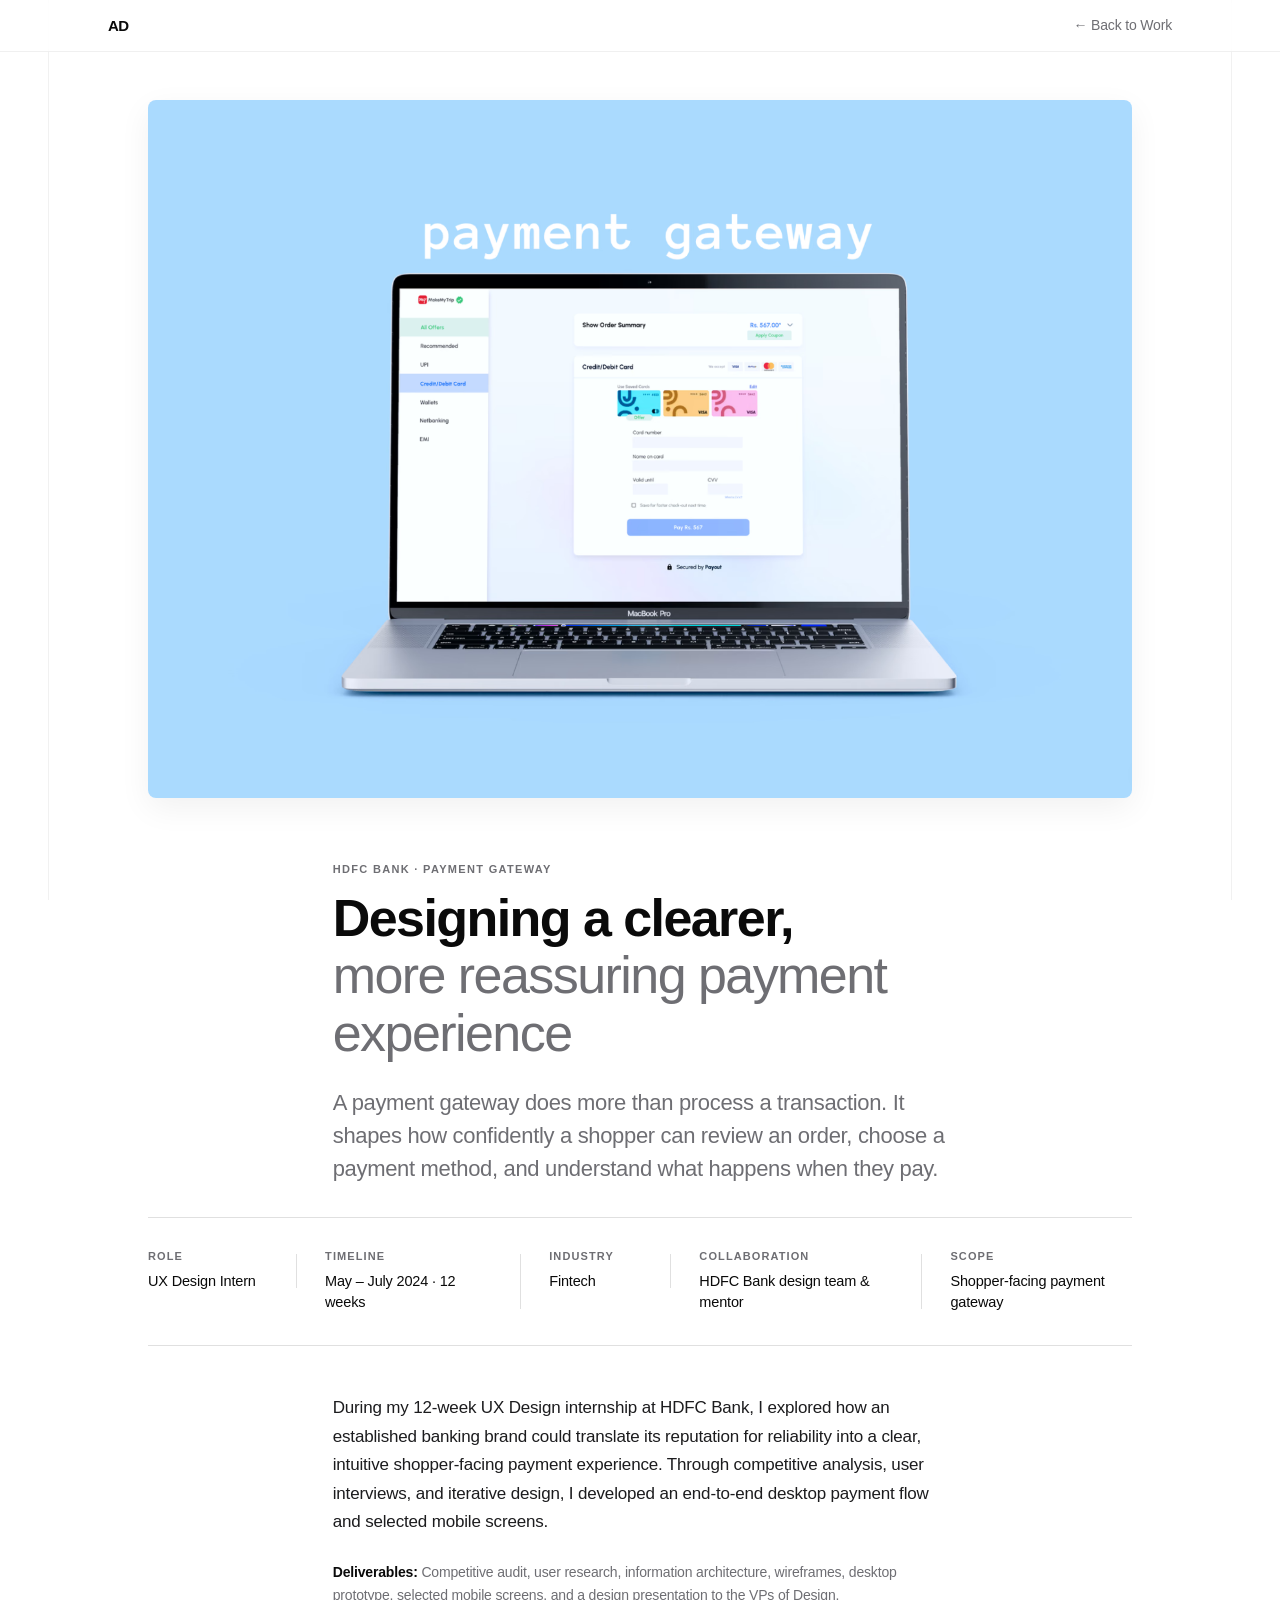
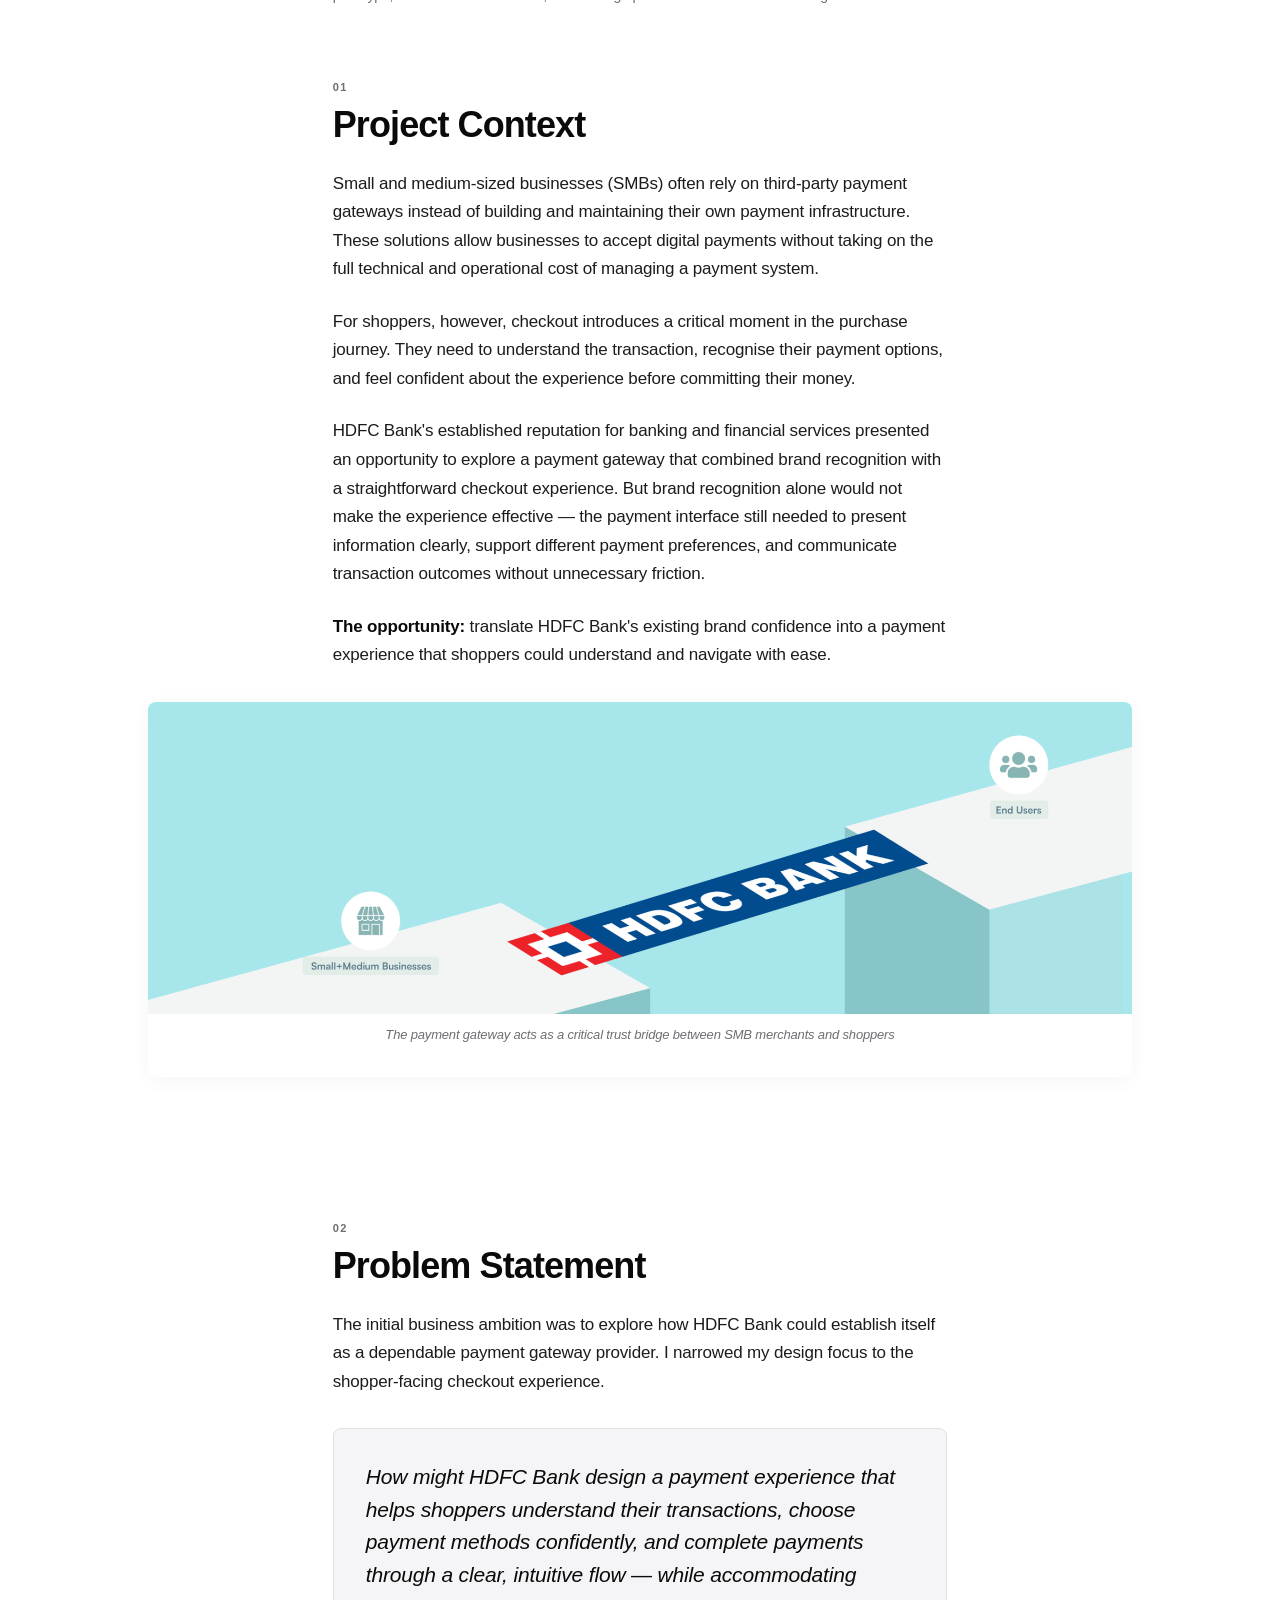
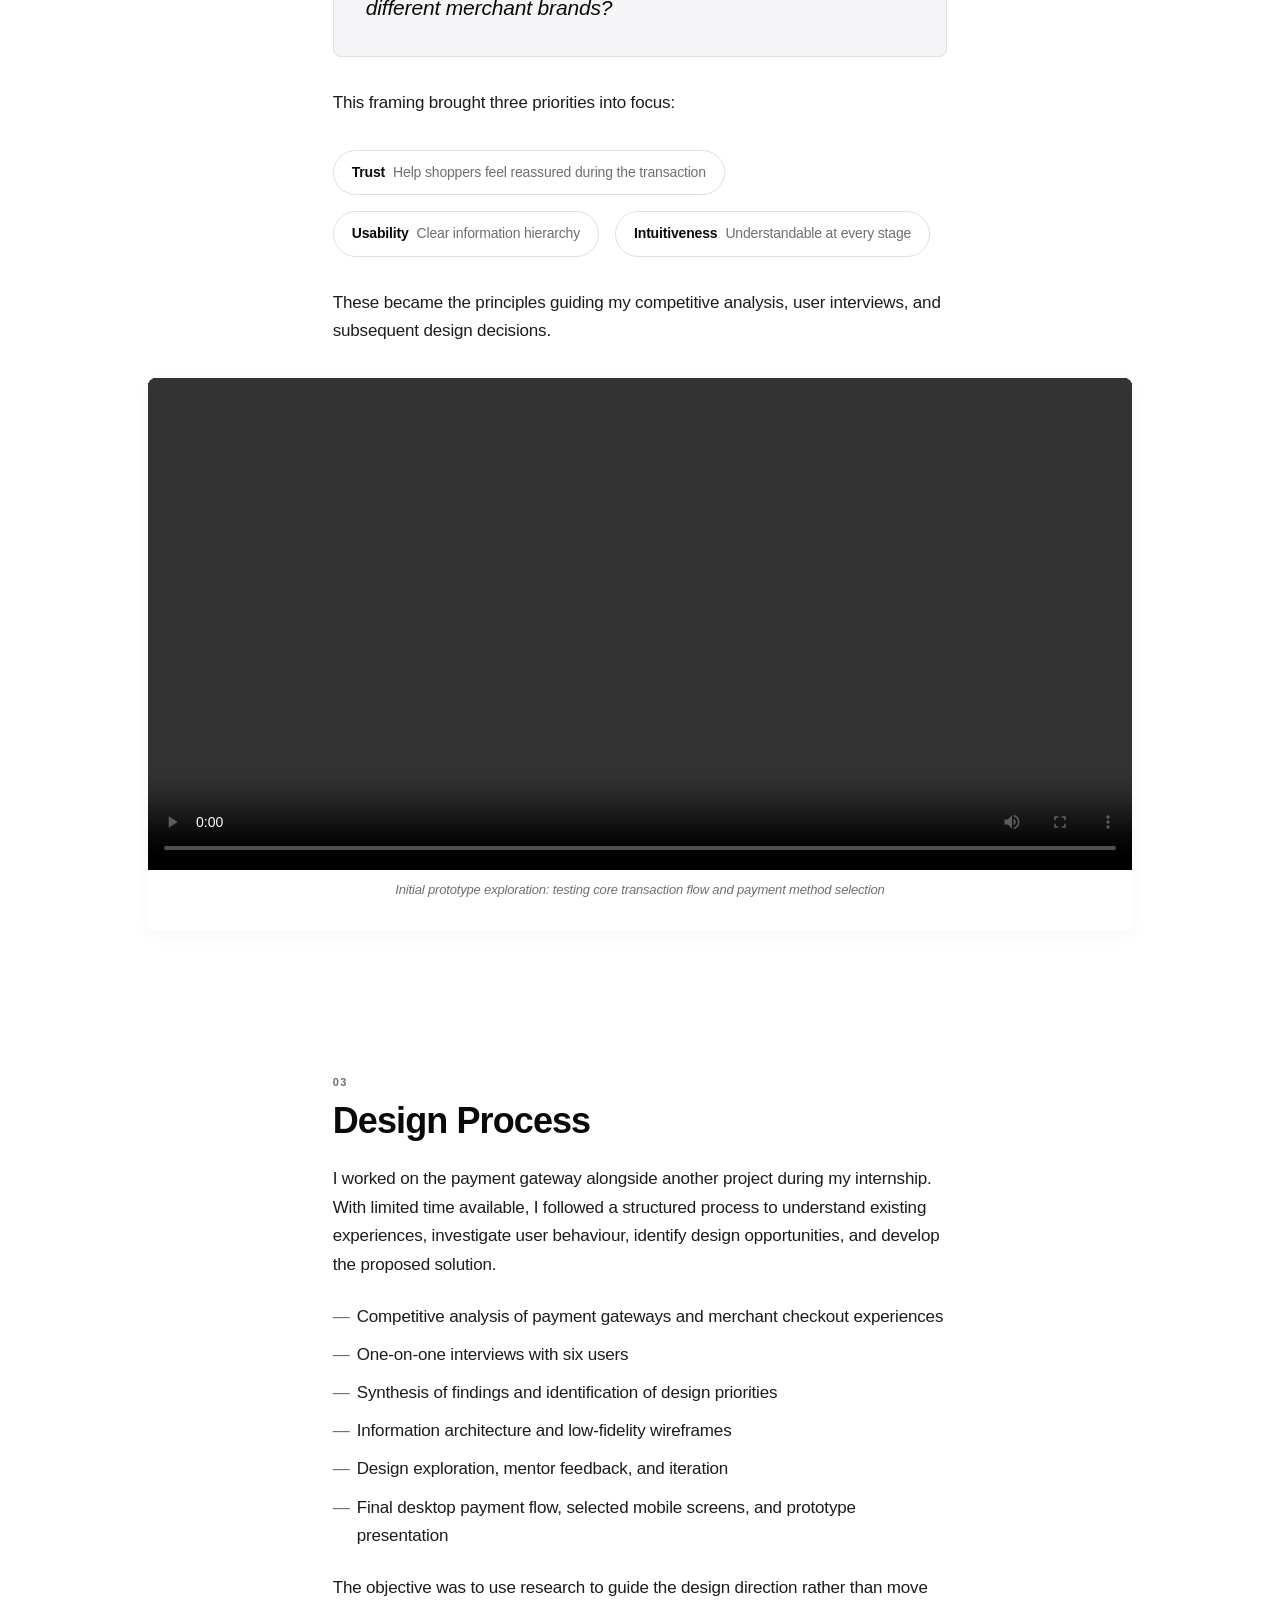
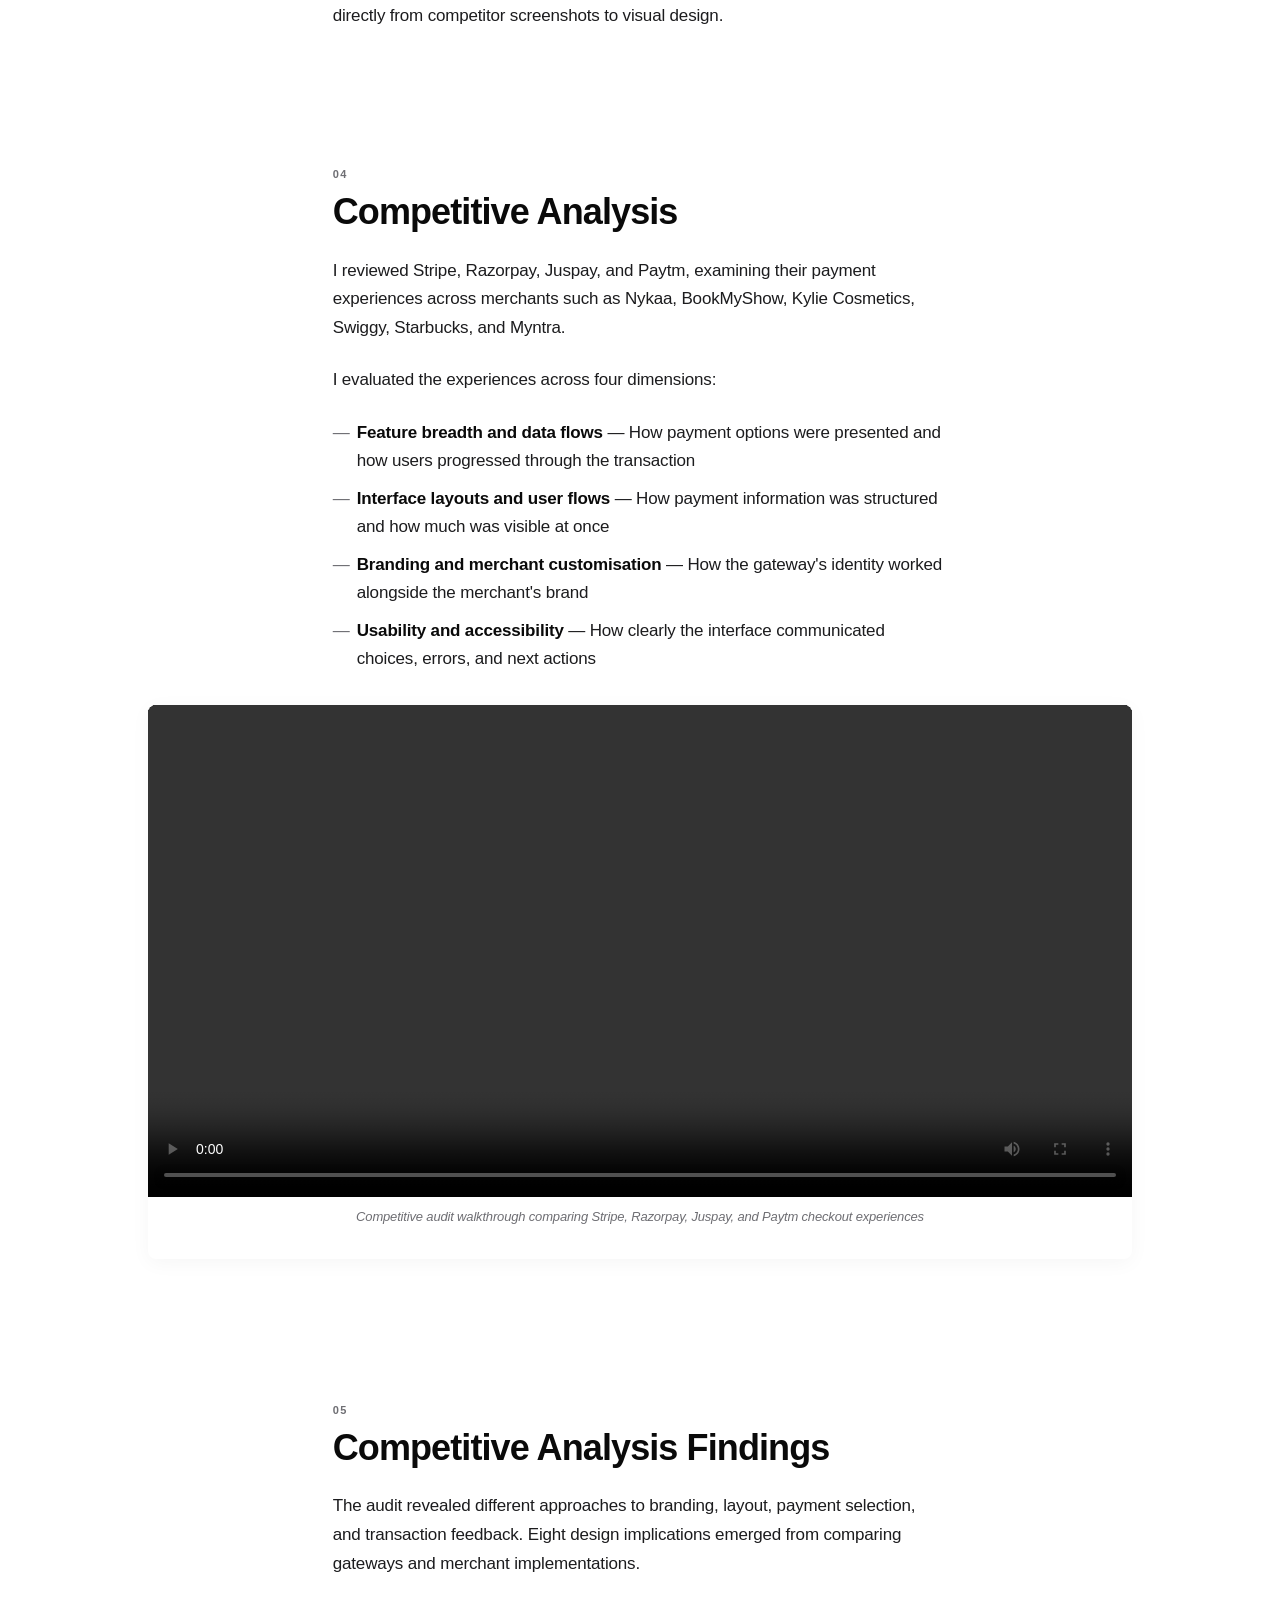
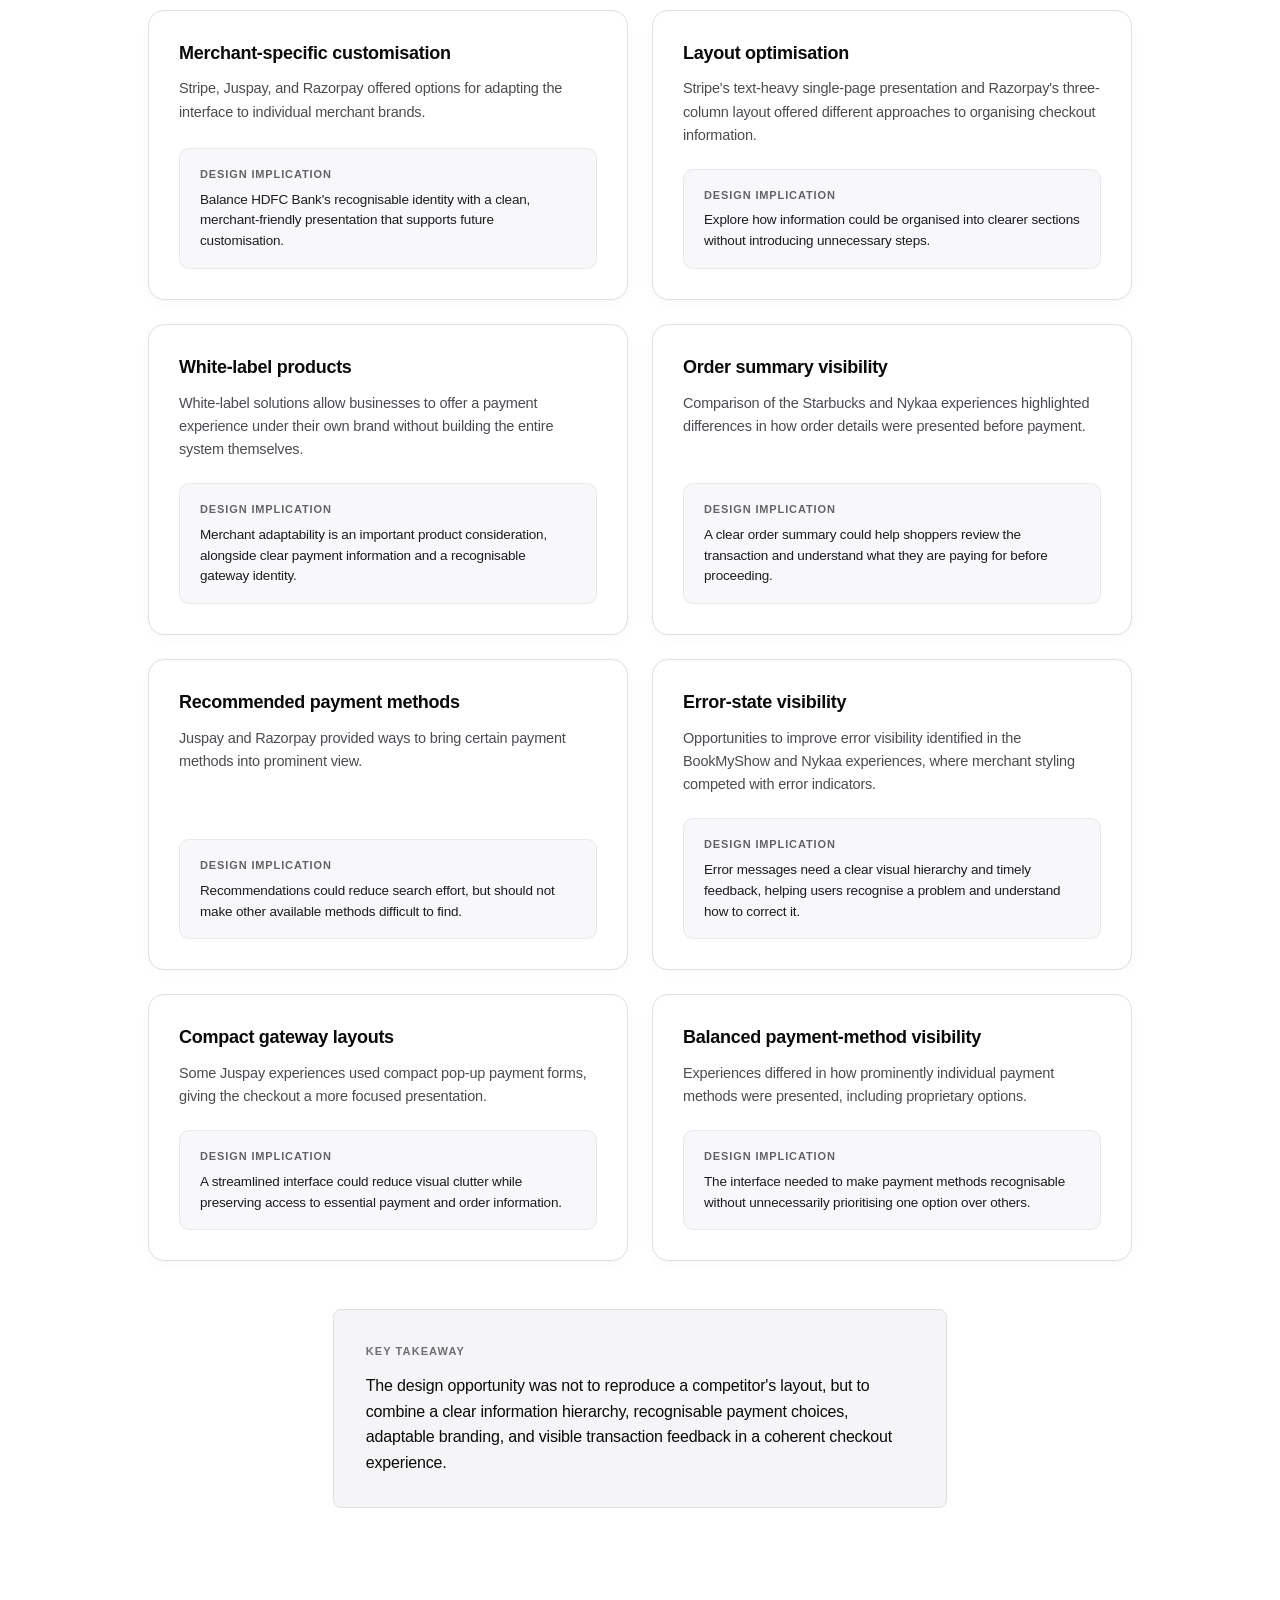
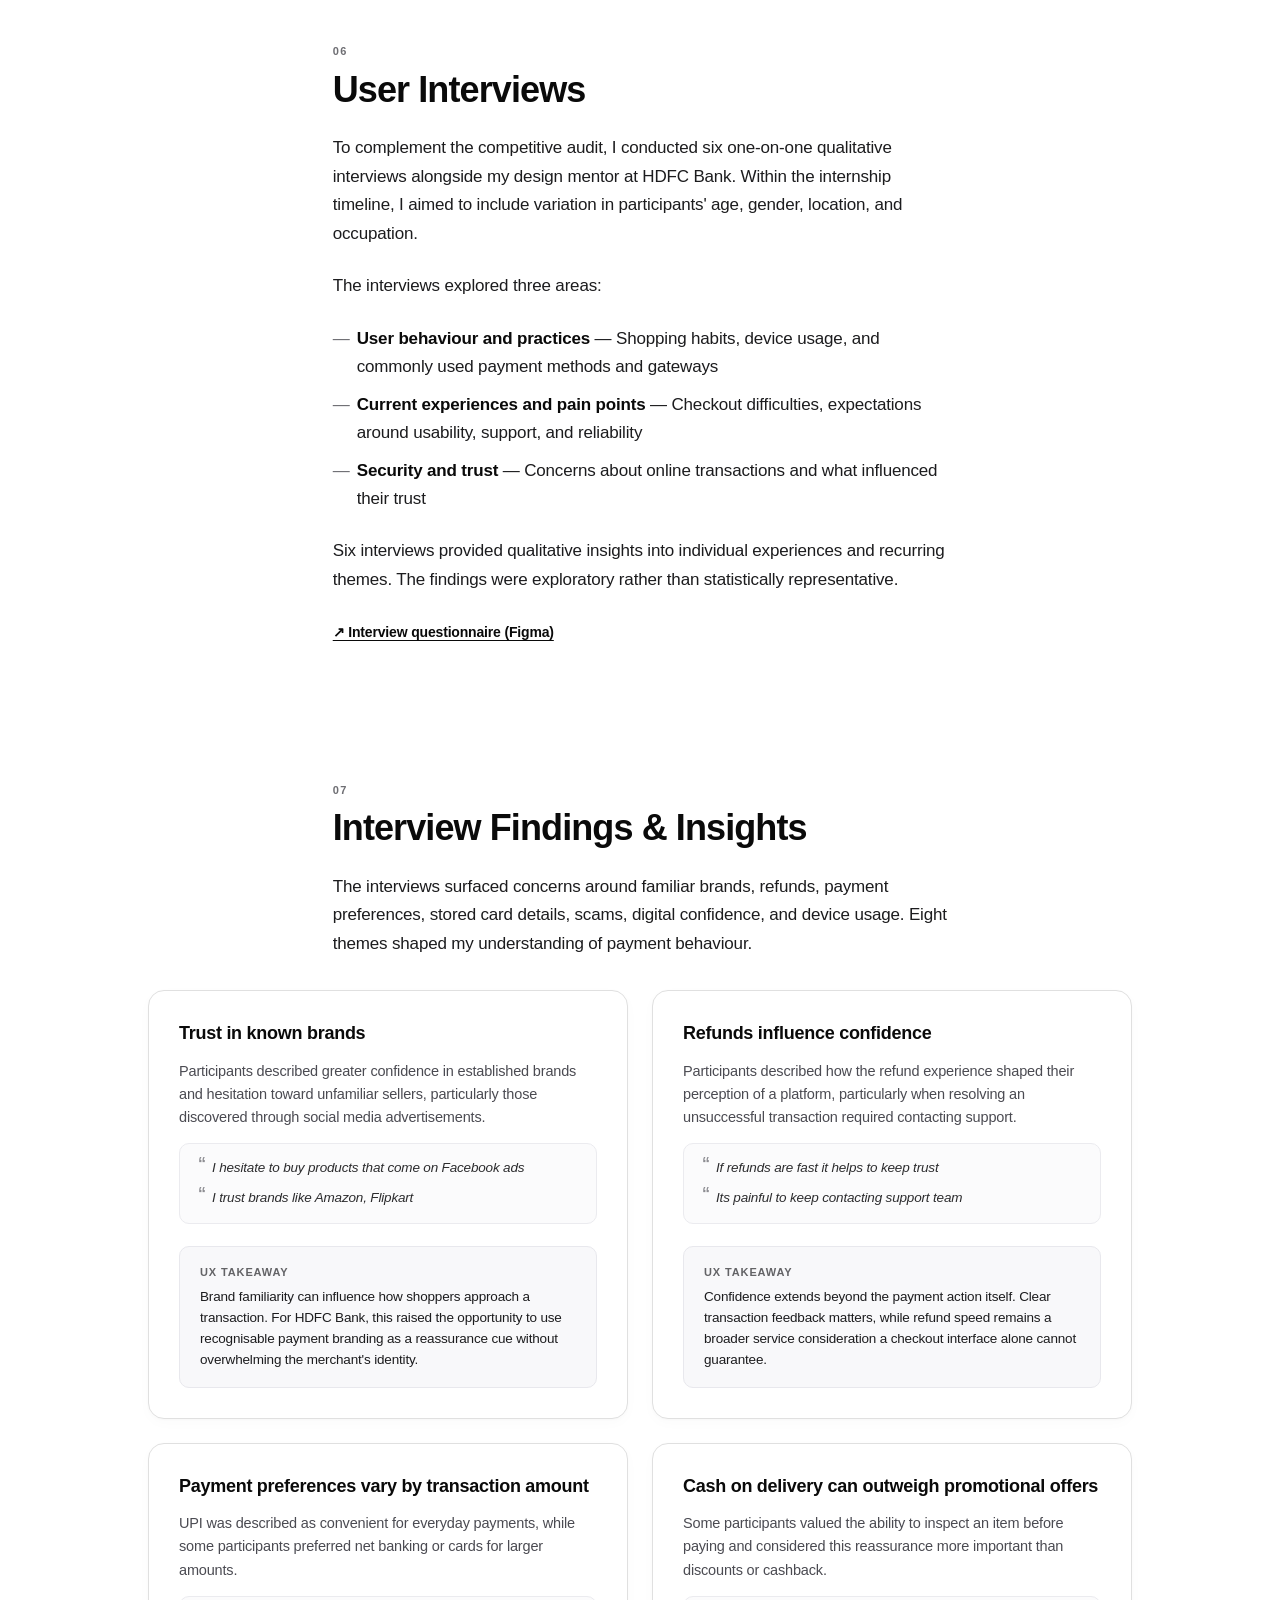
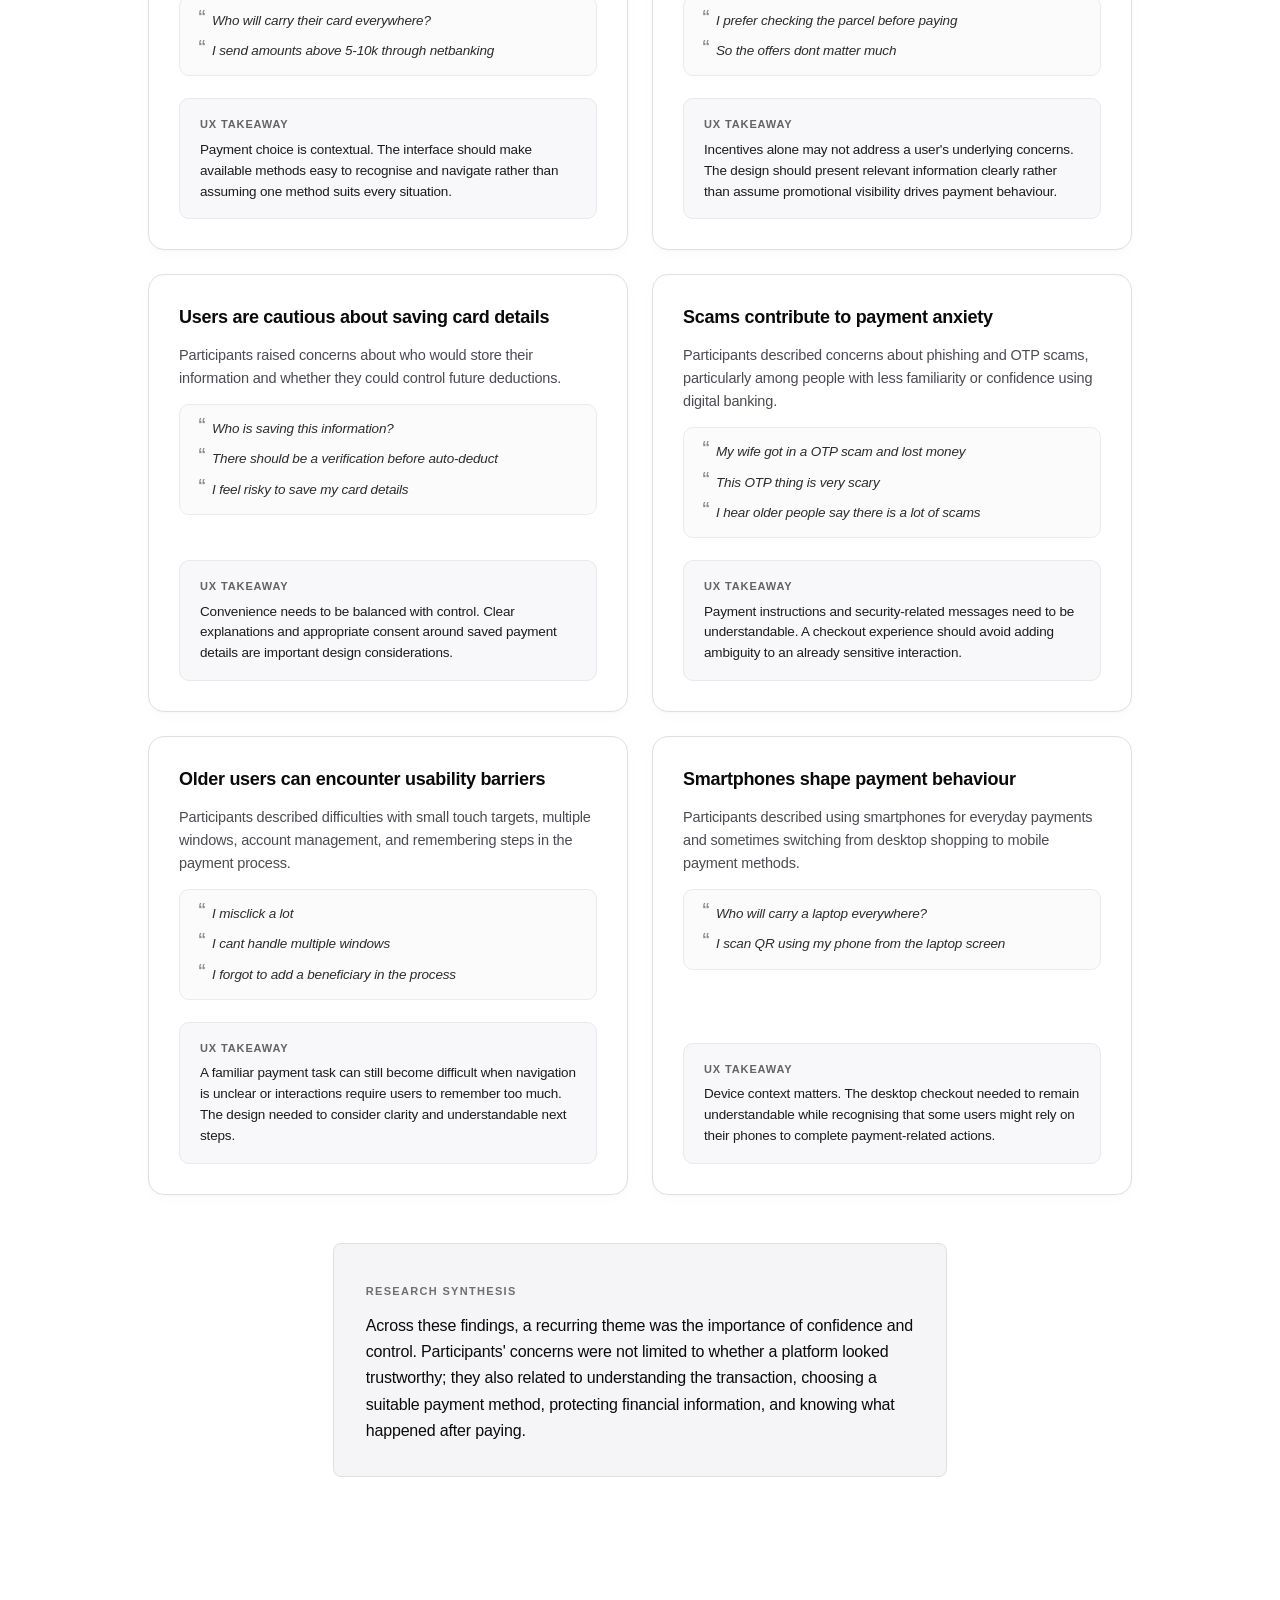
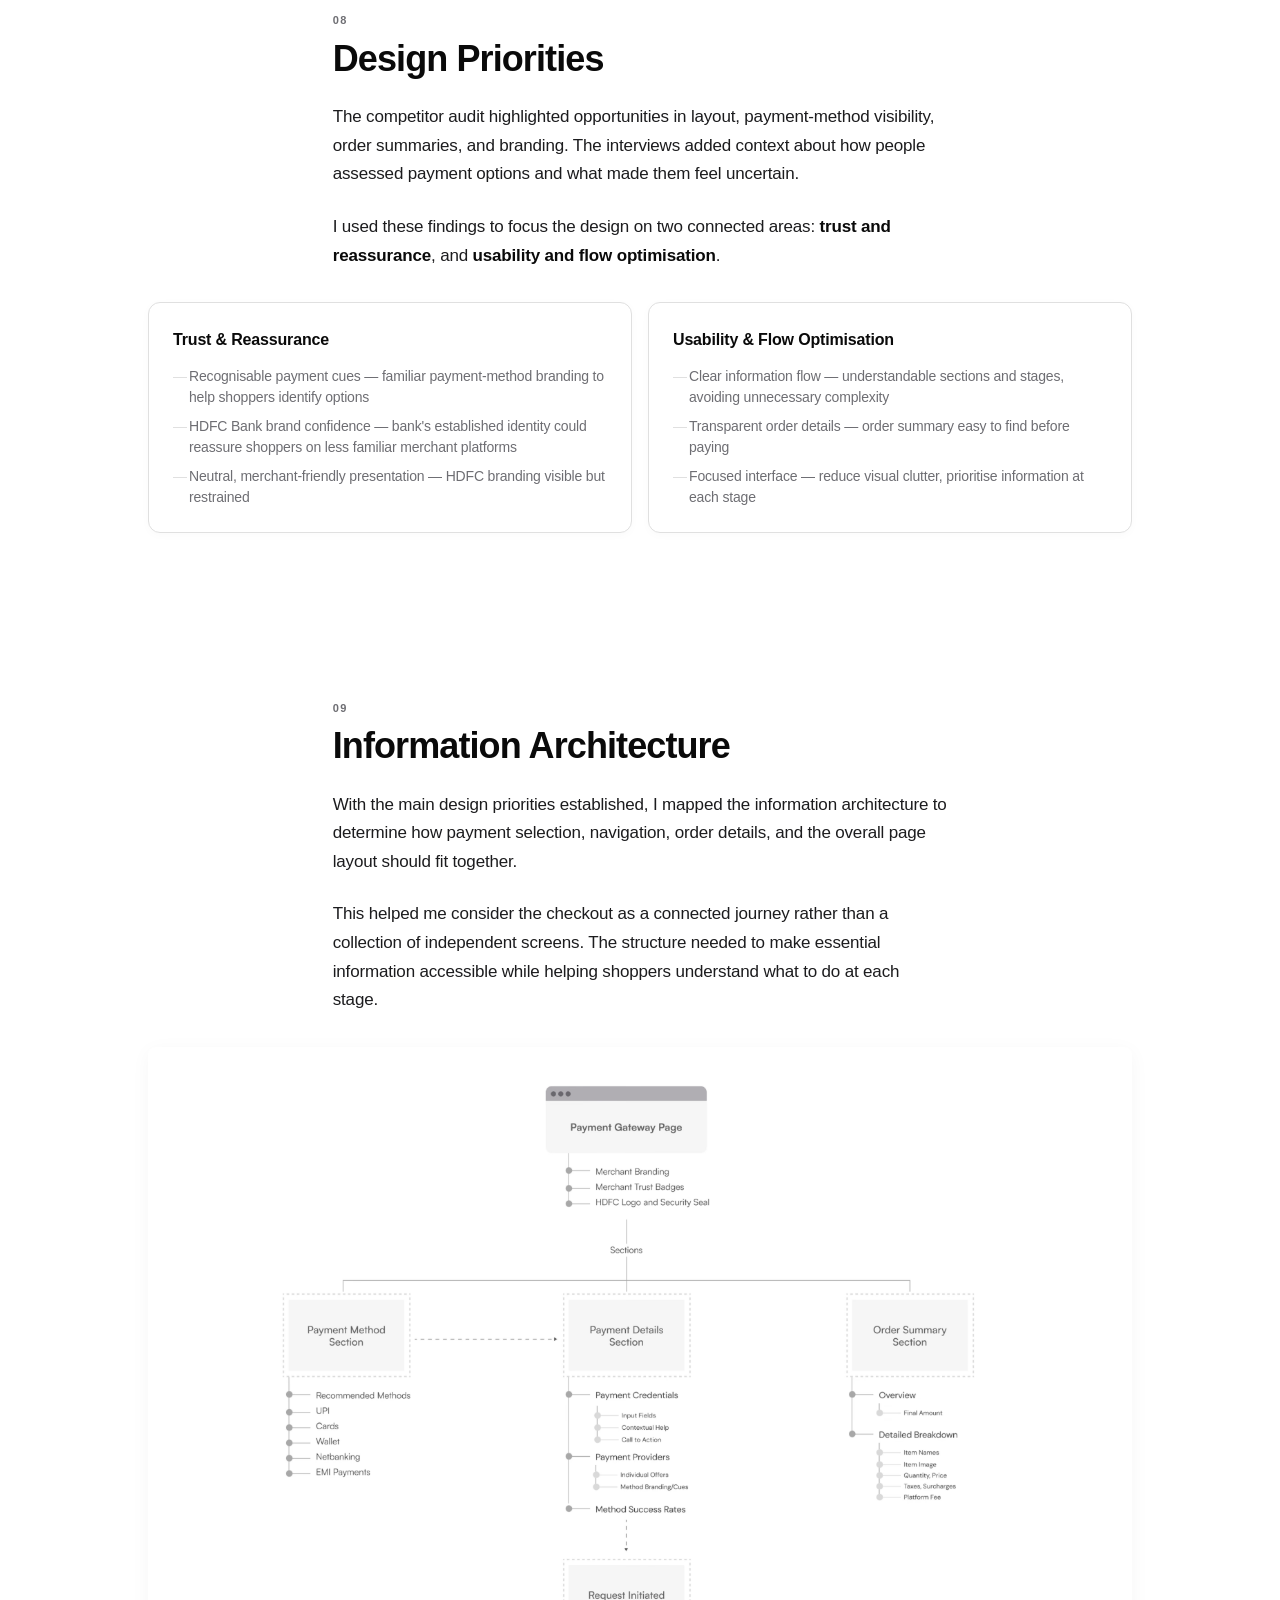
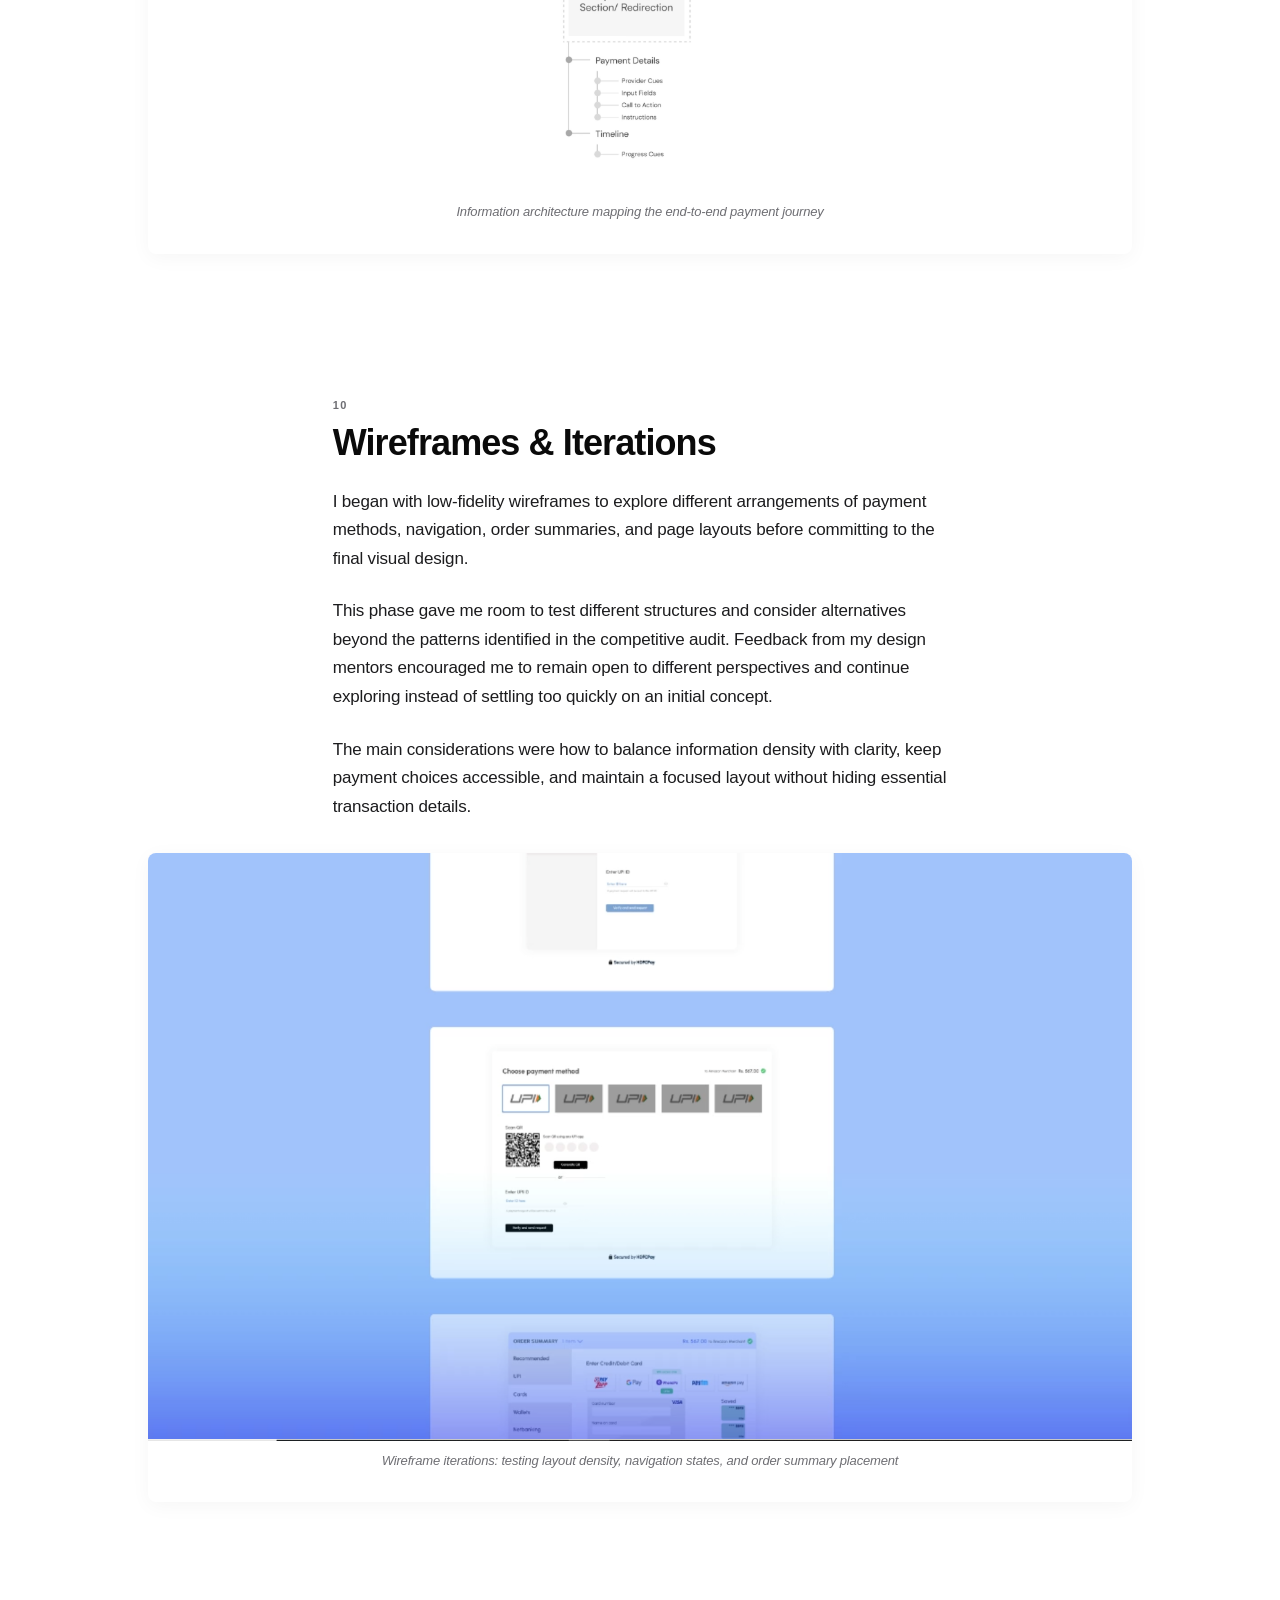
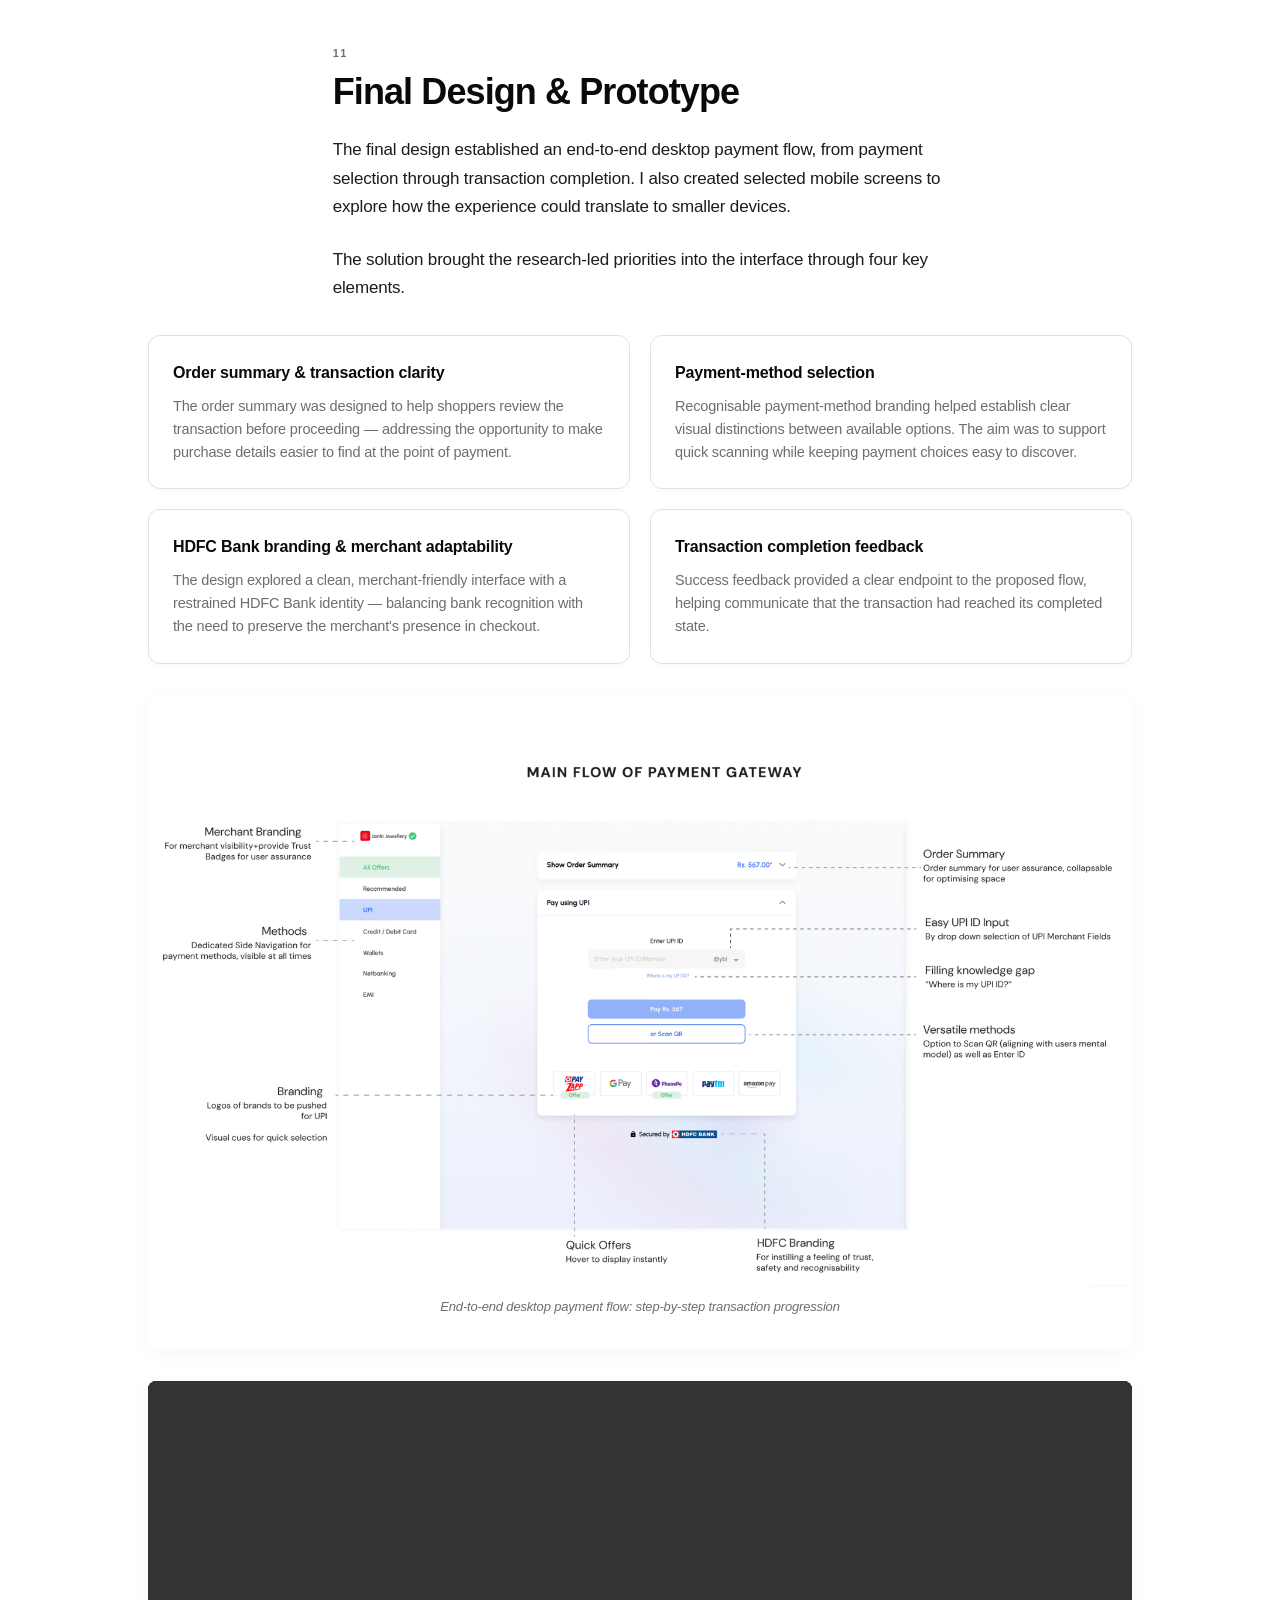
<file: Amit dezin/_archive_hdfc/hdfc-payment-gateway/index.html>
<!DOCTYPE html>
<html lang="en">

<head>
    <meta charset="UTF-8">
    <meta name="viewport" content="width=device-width, initial-scale=1.0">
    <title>Payment Gateway @ HDFC Bank — Case Study · Amit Dezin</title>
    <meta name="description"
        content="Designing a clearer, more reassuring payment experience — an HDFC Bank UX internship case study by Amit Dezin.">

    <link rel="icon" type="image/svg+xml"
        href="data:image/svg+xml,<svg xmlns='http://www.w3.org/2000/svg' viewBox='0 0 32 32' fill='none'><rect width='32' height='32' rx='8' fill='%230a0a0a'/><text x='16' y='22' text-anchor='middle' font-family='system-ui' font-size='16' font-weight='600' fill='white'>AD</text></svg>">

    <style>
        /* ══ Design Tokens ══════════════════════════════════════════════════ */
        :root {
            --color-ink: #0a0a0a;
            --color-muted: #6e6e73;
            --color-hairline: #e0e0e0;
            --color-canvas: #f5f5f7;
            --color-white: #ffffff;
            --sp-xxs: 4px;
            --sp-xs: 8px;
            --sp-sm: 12px;
            --sp-md: 16px;
            --sp-lg: 24px;
            --sp-xl: 32px;
            --sp-xxl: 48px;
            --sp-section: 72px;
            --radius-pill: 9999px;
            --radius-lg: 18px;
            --radius-sm: 8px;
            --font-body: -apple-system, BlinkMacSystemFont, "Inter", "Helvetica Neue", sans-serif;
            /* Page padding: 48px desktop, 38px tablet, 20px mobile */
            --page-margin: 48px;
        }

        /* Responsive side padding breakpoints */
        @media (max-width: 1024px) {
            :root { --page-margin: 38px; }
        }
        @media (max-width: 600px) {
            :root { --page-margin: 20px; }
        }

        *, *::before, *::after { box-sizing: border-box; margin: 0; padding: 0; }
        html { scroll-behavior: smooth; }

        body {
            font-family: var(--font-body);
            font-size: clamp(15.5px, 0.2vw + 14.5px, 17px);
            font-weight: 400;
            line-height: 1.68;
            letter-spacing: -0.01em;
            color: #1c1c1e;
            background: var(--color-white);
            -webkit-font-smoothing: antialiased;
        }

        /* Edge grid */
        .edge-grid { position: fixed; inset: 0; pointer-events: none; z-index: 0; }
        .grid-line { position: absolute; top: 0; bottom: 0; width: 1px; background: rgba(0,0,0,0.055); }
        .grid-line.left  { left: var(--page-margin); }
        .grid-line.right { right: var(--page-margin); }
        @media (max-width: 600px) { .edge-grid { display: none; } }

        /* Nav */
        .nav-bar {
            position: fixed; top: 0; left: 0; right: 0; z-index: 1005;
            height: 52px; padding: 0 var(--page-margin);
            display: flex; align-items: center;
            backdrop-filter: blur(24px) saturate(180%);
            -webkit-backdrop-filter: blur(24px) saturate(180%);
            background: rgba(255,255,255,0.75);
            border-bottom: 1px solid rgba(0,0,0,0.06);
        }
        .nav-inner {
            width: 100%; max-width: 1080px; margin: 0 auto;
            display: flex; align-items: center; justify-content: space-between;
        }
        .nav-logo {
            font-size: 15px; font-weight: 700; letter-spacing: -0.5px;
            color: var(--color-ink); text-decoration: none;
            display: inline-flex; align-items: center; min-height: 44px; padding: 0 8px;
        }
        .nav-back {
            font-size: 14px; font-weight: 400; color: var(--color-muted);
            text-decoration: none; display: flex; align-items: center;
            gap: 6px; transition: color 0.2s ease; min-height: 44px; padding: 0 8px;
        }
        .nav-back:hover { color: var(--color-ink); }

        /* Layout */
        .page-wrapper { padding-top: 52px; }

        /* Content lock: max-width 1080px, centered, side padding via --page-margin */
        .content-lock {
            max-width: 1080px;
            margin: 0 auto;
            padding: 0 var(--page-margin);
            width: 100%;
        }

        /* Reading column: standard ~65ch reading measure for optimal readability (10-14 words per line), always centered */
        .reading-col {
            max-width: 65ch;
            margin-left: auto;
            margin-right: auto;
            width: 100%;
        }

        /* Wide column for rich visual grids and diagrams */
        .wide-col {
            max-width: 100%;
            margin-left: auto;
            margin-right: auto;
            width: 100%;
        }

        /* Typography */
        .sub-label {
            display: inline-block;
            font-size: 11px;
            font-weight: 700;
            letter-spacing: 0.12em;
            text-transform: uppercase;
            color: var(--color-muted);
            margin-bottom: var(--sp-sm);
        }
        .cs-header {
            padding: var(--sp-xxl) 0 0;
            margin-bottom: var(--sp-lg);
        }
        .cs-title {
            font-size: clamp(32px, 4.8vw, 52px);
            font-weight: 700;
            line-height: 1.1;
            letter-spacing: -0.03em;
            color: var(--color-ink);
            margin-bottom: var(--sp-lg);
        }
        .cs-title .line-muted { display: block; font-weight: 300; color: var(--color-muted); }
        .cs-standfirst {
            font-size: clamp(18px, 1.8vw + 12px, 22px);
            font-weight: 400;
            line-height: 1.5;
            color: var(--color-muted);
            letter-spacing: -0.015em;
            margin-bottom: var(--sp-xl);
        }
        .section-number {
            font-size: 11px;
            font-weight: 700;
            letter-spacing: 0.12em;
            text-transform: uppercase;
            color: var(--color-muted);
            margin-bottom: 8px;
            display: inline-block;
        }
        .section-heading {
            font-size: clamp(26px, 3vw, 36px);
            font-weight: 700;
            line-height: 1.15;
            letter-spacing: -0.025em;
            color: var(--color-ink);
            margin-bottom: var(--sp-lg);
        }
        p {
            margin-bottom: var(--sp-lg);
            font-size: clamp(15.5px, 0.2vw + 14.5px, 17px);
            font-weight: 400;
            line-height: 1.68;
            color: #1c1c1e;
        }
        p:last-child { margin-bottom: 0; }
        strong { font-weight: 700; color: var(--color-ink); }
        em { font-style: italic; }
        a { color: var(--color-ink); }

        /* Meta strip: clean 5-column layout on desktop with generous spacing and non-touching dividers */
        .meta-strip {
            display: flex;
            justify-content: space-between;
            align-items: flex-start;
            border-top: 1px solid var(--color-hairline);
            border-bottom: 1px solid var(--color-hairline);
            margin: var(--sp-xl) auto var(--sp-xxl);
            padding: 32px 0;
            width: 100%;
            max-width: 1040px;
        }
        .meta-chip {
            display: flex;
            flex-direction: column;
            gap: 8px;
            padding: 0 28px;
            position: relative;
            flex: 1 1 0;
        }
        .meta-chip:first-child {
            padding-left: 0;
            flex: 0.9 1 0;
        }
        .meta-chip:nth-child(2) {
            flex: 1.25 1 0;
        }
        .meta-chip:nth-child(3) {
            flex: 0.7 1 0;
        }
        .meta-chip:nth-child(4) {
            flex: 1.45 1 0;
        }
        .meta-chip:last-child {
            padding-right: 0;
            flex: 1.35 1 0;
        }
        /* Vertical divider: inset top & bottom, ample 28px spacing from text on both sides */
        .meta-chip:not(:last-child)::after {
            content: "";
            position: absolute;
            top: 4px;
            bottom: 4px;
            right: 0;
            width: 1px;
            background: var(--color-hairline);
        }
        .meta-chip-label {
            font-size: 11px;
            font-weight: 700;
            letter-spacing: 0.1em;
            text-transform: uppercase;
            color: var(--color-muted);
            line-height: 1.2;
        }
        .meta-chip-value {
            font-size: 14.5px;
            font-weight: 500;
            color: var(--color-ink);
            line-height: 1.45;
        }
        @media (max-width: 960px) {
            .meta-strip {
                display: grid;
                grid-template-columns: repeat(2, 1fr);
                gap: 28px 36px;
                padding: 28px 0;
            }
            .meta-chip {
                padding: 0;
            }
            .meta-chip:not(:last-child)::after {
                display: none;
            }
        }
        @media (max-width: 600px) {
            .meta-strip {
                grid-template-columns: 1fr;
                gap: 20px;
                padding: 20px 0;
            }
            .meta-chip {
                padding-bottom: 16px;
                border-bottom: 1px solid var(--color-hairline);
            }
            .meta-chip:last-child {
                padding-bottom: 0;
                border-bottom: none;
            }
        }

        /* Sections */
        .cs-section {
            padding: 64px 0;
            border-bottom: 1px solid var(--color-hairline);
        }
        .cs-section:last-of-type { border-bottom: none; }

        /* HMW Block */
        .hmw-block {
            border: 1px solid var(--color-hairline);
            padding: var(--sp-xl);
            margin: var(--sp-xl) 0;
            background: var(--color-canvas);
            border-radius: var(--radius-sm);
        }
        .hmw-block p {
            font-size: clamp(17px, 1.8vw + 12px, 21px);
            font-weight: 400; line-height: 1.55; font-style: italic;
            color: var(--color-ink); margin-bottom: 0;
        }

        /* Priority pills */
        .priority-row { display: flex; flex-wrap: wrap; gap: var(--sp-md); margin: var(--sp-xl) 0; }
        .priority-pill {
            display: flex; align-items: baseline; gap: var(--sp-xs);
            padding: 10px 18px;
            border: 1.5px solid var(--color-hairline); border-radius: var(--radius-pill);
            background: var(--color-white);
        }
        .priority-pill strong { font-size: 14px; font-weight: 700; color: var(--color-ink); }
        .priority-pill span { font-size: 14px; color: var(--color-muted); }

        /* Bullet list */
        .cs-list { list-style: none; padding: 0; margin: var(--sp-lg) 0; display: flex; flex-direction: column; gap: 10px; }
        .cs-list li { position: relative; padding-left: 24px; font-size: clamp(15.5px, 0.2vw + 14.5px, 17px); line-height: 1.65; color: #1c1c1e; }
        .cs-list li::before { content: "—"; position: absolute; left: 0; color: var(--color-muted); }

        /* Media Frame & Rich Visuals */
        .media-frame {
            margin: var(--sp-xl) auto var(--sp-xs) auto;
            max-width: 1040px;
            width: 100%;
            border: none;
            border-radius: var(--radius-sm);
            overflow: hidden;
            background: #ffffff;
            box-shadow: 0 4px 20px rgba(0, 0, 0, 0.04);
            display: flex;
            flex-direction: column;
        }
        .hero-frame {
            margin: var(--sp-xxl) auto var(--sp-xs) auto;
            box-shadow: 0 10px 32px rgba(0, 0, 0, 0.06);
            border: none;
        }
        .cs-img {
            width: 100%;
            height: auto;
            display: block;
            object-fit: cover;
            border: none;
            outline: none;
        }
        .cs-video {
            width: 100%;
            height: auto;
            display: block;
            background: #0a0a0a;
            border: none;
            outline: none;
        }
        .img-caption {
            font-size: 13px;
            color: var(--color-muted);
            font-style: italic;
            text-align: center;
            margin-top: 10px;
            margin-bottom: var(--sp-xl);
            line-height: 1.5;
        }

        /* 2-col image grid */
        .img-grid-2 {
            display: grid;
            grid-template-columns: 1fr 1fr;
            gap: var(--sp-md);
            margin: var(--sp-xl) auto var(--sp-xs) auto;
            max-width: 1040px;
            width: 100%;
        }
        @media (max-width: 680px) { .img-grid-2 { grid-template-columns: 1fr; } }
        .img-grid-2 .media-frame { margin: 0; }

        /* 05. Competitive Audit Cards */
        .audit-grid {
            display: grid;
            grid-template-columns: repeat(2, 1fr);
            gap: 24px;
            margin: var(--sp-xl) auto;
            max-width: 1040px;
            width: 100%;
        }
        @media (max-width: 720px) { .audit-grid { grid-template-columns: 1fr; gap: 20px; } }
        .audit-card {
            border: 1px solid var(--color-hairline);
            border-radius: 16px;
            padding: 30px;
            background: #ffffff;
            display: flex;
            flex-direction: column;
            justify-content: space-between;
            gap: 22px;
            box-shadow: 0 1px 3px rgba(0, 0, 0, 0.02), 0 4px 14px rgba(0, 0, 0, 0.02);
            transition: transform 0.2s ease, box-shadow 0.2s ease, border-color 0.2s ease;
        }
        .audit-card:hover {
            border-color: #c7c7cc;
            box-shadow: 0 10px 28px rgba(0, 0, 0, 0.05);
            transform: translateY(-2px);
        }
        .audit-card-main {
            display: flex;
            flex-direction: column;
            gap: 12px;
        }
        .audit-card-title {
            font-size: 18px;
            font-weight: 700;
            color: var(--color-ink);
            line-height: 1.35;
            letter-spacing: -0.015em;
            margin: 0;
        }
        .audit-card-obs {
            font-size: 14.5px;
            line-height: 1.6;
            color: #4b4b52;
            margin: 0;
        }
        .audit-card-imp {
            background: #f8f8fa;
            border: 1px solid #e8e8ed;
            border-radius: 10px;
            padding: 16px 20px;
            margin: 0;
        }
        .audit-imp-label {
            font-size: 11px;
            font-weight: 700;
            text-transform: uppercase;
            letter-spacing: 0.08em;
            color: #636366;
            display: block;
            margin-bottom: 6px;
        }
        .audit-imp-text {
            font-size: 13.5px;
            line-height: 1.55;
            color: #1c1c1e;
            font-weight: 500;
            margin: 0;
        }

        /* Takeaway banner */
        .takeaway-banner {
            border: 1px solid var(--color-hairline);
            border-radius: var(--radius-sm);
            padding: var(--sp-xl);
            background: var(--color-canvas);
            margin: var(--sp-xxl) auto 0;
            max-width: 65ch;
            width: 100%;
        }
        .takeaway-banner .tb-label {
            font-size: 11px;
            font-weight: 700;
            text-transform: uppercase;
            letter-spacing: 0.1em;
            color: var(--color-muted);
            margin-bottom: var(--sp-sm);
            display: block;
        }
        .takeaway-banner p { font-size: 16px; line-height: 1.6; color: var(--color-ink); margin: 0; }

        /* 07. Interview Findings Cards */
        .findings-list {
            display: grid;
            grid-template-columns: repeat(2, 1fr);
            gap: 24px;
            margin: var(--sp-xl) auto;
            max-width: 1040px;
            width: 100%;
        }
        @media (max-width: 768px) { .findings-list { grid-template-columns: 1fr; gap: 20px; } }
        .finding-card {
            border: 1px solid var(--color-hairline);
            border-radius: 16px;
            padding: 30px;
            background: #ffffff;
            display: flex;
            flex-direction: column;
            justify-content: space-between;
            gap: 22px;
            box-shadow: 0 1px 3px rgba(0, 0, 0, 0.02), 0 4px 14px rgba(0, 0, 0, 0.02);
            transition: transform 0.2s ease, box-shadow 0.2s ease, border-color 0.2s ease;
        }
        .finding-card:hover {
            border-color: #c7c7cc;
            box-shadow: 0 10px 28px rgba(0, 0, 0, 0.05);
            transform: translateY(-2px);
        }
        .finding-card-main {
            display: flex;
            flex-direction: column;
            gap: 14px;
        }
        .finding-title {
            font-size: 18px;
            font-weight: 700;
            color: var(--color-ink);
            line-height: 1.35;
            letter-spacing: -0.015em;
            margin: 0;
        }
        .finding-body {
            font-size: 14.5px;
            line-height: 1.6;
            color: #4b4b52;
            margin: 0;
        }
        .quote-box {
            background: #fbfbfc;
            border: 1px solid #ebebef;
            border-radius: 10px;
            padding: 14px 18px;
            display: flex;
            flex-direction: column;
            gap: 10px;
            margin: 0;
        }
        .quote-item {
            font-size: 13.5px;
            font-style: italic;
            color: #2c2c2e;
            line-height: 1.5;
            position: relative;
            padding-left: 14px;
            margin: 0;
        }
        .quote-item::before {
            content: "“";
            position: absolute;
            left: 0;
            top: -2px;
            font-size: 16px;
            font-weight: 700;
            color: #8e8e93;
            font-style: normal;
            line-height: 1;
        }
        .finding-insight {
            background: #f8f8fa;
            border: 1px solid #e8e8ed;
            border-radius: 10px;
            padding: 16px 20px;
            margin: 0;
        }
        .finding-insight-label {
            font-size: 11px;
            font-weight: 700;
            text-transform: uppercase;
            letter-spacing: 0.08em;
            color: #636366;
            display: block;
            margin-bottom: 6px;
        }
        .finding-insight-text {
            font-size: 13.5px;
            line-height: 1.55;
            color: #1c1c1e;
            font-weight: 500;
            margin: 0;
        }

        /* Synthesis block */
        .synthesis-block {
            border: 1px solid var(--color-hairline);
            background: var(--color-canvas);
            border-radius: var(--radius-sm);
            padding: var(--sp-xl);
            margin: var(--sp-xxl) auto 0;
            max-width: 65ch;
            width: 100%;
        }
        .synthesis-block p { font-size: 16px; line-height: 1.65; color: var(--color-ink); margin-bottom: 0; }

        /* Priorities grid */
        .priorities-grid {
            display: grid;
            grid-template-columns: 1fr 1fr;
            gap: var(--sp-md);
            margin: var(--sp-xl) auto;
            max-width: 1040px;
            width: 100%;
        }
        @media (max-width: 640px) { .priorities-grid { grid-template-columns: 1fr; } }
        .priority-card {
            border: 1px solid var(--color-hairline);
            border-radius: 12px;
            padding: 24px;
            background: #ffffff;
            box-shadow: 0 2px 10px rgba(0,0,0,0.025);
        }
        .priority-card-title { font-size: 16px; font-weight: 700; color: var(--color-ink); margin-bottom: var(--sp-sm); }
        .priority-card ul { list-style: none; padding: 0; margin: 0; display: flex; flex-direction: column; gap: 8px; }
        .priority-card ul li { font-size: 14px; line-height: 1.5; color: var(--color-muted); padding-left: 16px; position: relative; }
        .priority-card ul li::before { content: "—"; position: absolute; left: 0; color: var(--color-hairline); }

        /* Feature cards */
        .feature-grid {
            display: grid;
            grid-template-columns: repeat(2, 1fr);
            gap: 20px;
            margin: var(--sp-xl) auto;
            max-width: 1040px;
            width: 100%;
        }
        @media (max-width: 640px) { .feature-grid { grid-template-columns: 1fr; } }
        .feature-card {
            border: 1px solid var(--color-hairline);
            border-radius: 12px;
            padding: 24px;
            background: #ffffff;
            box-shadow: 0 2px 10px rgba(0,0,0,0.025);
        }
        .feature-card-title { font-size: 16px; font-weight: 700; color: var(--color-ink); margin-bottom: var(--sp-xs); }
        .feature-card p { font-size: 14.5px; line-height: 1.6; color: var(--color-muted); margin-bottom: 0; }

        /* Metrics */
        .metrics-grid {
            display: grid;
            grid-template-columns: repeat(2, 1fr);
            gap: var(--sp-md);
            margin: var(--sp-xl) auto;
            max-width: 1040px;
            width: 100%;
        }
        @media (max-width: 600px) { .metrics-grid { grid-template-columns: 1fr; } }
        .metric-card {
            border: 1px solid var(--color-hairline);
            border-radius: 12px;
            padding: 24px;
            background: #ffffff;
            display: flex;
            flex-direction: column;
            gap: var(--sp-xs);
            box-shadow: 0 2px 10px rgba(0,0,0,0.025);
        }
        .metric-title { font-size: 15px; font-weight: 700; color: var(--color-ink); }
        .metric-desc { font-size: 14px; line-height: 1.55; color: var(--color-muted); margin-bottom: 0; }

        /* Learnings */
        .learnings-list {
            display: flex;
            flex-direction: column;
            gap: var(--sp-xl);
            margin: var(--sp-xl) auto;
            max-width: 65ch;
            width: 100%;
        }
        .learning-item { display: flex; gap: var(--sp-xl); align-items: flex-start; }
        .learning-num { font-size: 42px; font-weight: 300; color: var(--color-hairline); line-height: 1; min-width: 48px; letter-spacing: -0.03em; }
        .learning-title { font-size: 16px; font-weight: 700; color: var(--color-ink); margin-bottom: 6px; }
        .learning-body p { font-size: 15px; line-height: 1.6; color: var(--color-ink); margin-bottom: 0; }
        @media (max-width: 540px) { .learning-item { flex-direction: column; gap: var(--sp-xs); } .learning-num { font-size: 32px; } }

        /* External link */
        .ext-link { display: inline-flex; align-items: center; gap: 6px; font-size: 14px; font-weight: 600; color: var(--color-ink); text-decoration: underline; text-underline-offset: 3px; transition: opacity 0.15s ease; }
        .ext-link:hover { opacity: 0.6; }

        /* Dark footer */
        .cs-footer { background: #0a0a0a; color: #ffffff; padding: 64px 0 48px; margin-top: 64px; border-top: 1px solid rgba(255,255,255,0.08); }
        .footer-project-card {
            border: 1px solid rgba(255, 255, 255, 0.08);
            border-radius: var(--radius-lg);
            display: flex;
            align-items: center;
            text-decoration: none;
            color: #ffffff;
            background: #111;
            transition: all 0.4s cubic-bezier(0.16, 1, 0.3, 1);
            margin: 0 auto 48px auto;
            max-width: 680px;
            overflow: hidden;
            box-shadow: 0 4px 20px rgba(0, 0, 0, 0.15);
        }
        .footer-project-card:hover {
            transform: translateY(-4px);
            border-color: rgba(255, 255, 255, 0.18);
            background: #181818;
            box-shadow: 0 12px 30px rgba(0, 0, 0, 0.35);
        }
        .footer-project-image-wrap {
            width: 145px;
            height: 105px;
            flex-shrink: 0;
            background: #141414;
            display: flex;
            align-items: center;
            justify-content: center;
            padding: 10px;
            border-right: 1px solid rgba(255, 255, 255, 0.08);
            transition: transform 0.4s cubic-bezier(0.16, 1, 0.3, 1);
            overflow: hidden;
        }
        .footer-project-card:hover .footer-project-image-wrap {
            transform: scale(1.02);
        }
        .footer-project-img {
            max-width: 100%;
            max-height: 100%;
            width: auto;
            height: auto;
            object-fit: contain;
            border-radius: 4px;
            display: block;
            filter: drop-shadow(0 2px 6px rgba(0, 0, 0, 0.45));
        }
        .footer-project-content {
            padding: 18px 22px;
            flex-grow: 1;
            color: var(--color-white);
        }
        .footer-project-next-tag {
            font-size: 10px;
            text-transform: uppercase;
            letter-spacing: 1.5px;
            color: rgba(255, 255, 255, 0.45);
            font-weight: 700;
            display: block;
            margin-bottom: 4px;
        }
        .footer-project-title {
            font-size: 18px;
            font-weight: 700;
            margin-bottom: 4px;
            line-height: 1.25;
            color: var(--color-white);
        }
        .footer-project-subhead {
            font-size: 13px;
            color: rgba(255, 255, 255, 0.7);
            margin-bottom: 6px;
            line-height: 1.4;
        }
        .footer-project-desc {
            font-size: 13.5px;
            color: rgba(255, 255, 255, 0.55);
            line-height: 1.45;
            margin: 0;
        }
        .footer-project-arrow {
            display: flex;
            align-items: center;
            justify-content: center;
            padding-right: var(--sp-xl);
            color: rgba(255, 255, 255, 0.4);
            font-size: 20px;
            transition: transform 0.3s cubic-bezier(0.16, 1, 0.3, 1), color 0.3s ease;
        }
        .footer-project-card:hover .footer-project-arrow {
            transform: translateX(4px);
            color: var(--color-white);
        }
        .cs-footer a { color: rgba(255,255,255,0.6); text-decoration: none; font-size: 14px; transition: color 0.15s ease; }
        .cs-footer a:hover { color: #ffffff; }
        @media (max-width: 576px) {
            .footer-project-card {
                flex-direction: column;
            }
            .footer-project-image-wrap {
                width: 100%;
                height: 120px;
                border-right: none;
                border-bottom: 1px solid rgba(255, 255, 255, 0.08);
            }
            .footer-project-arrow {
                display: none;
            }
        }

        /* Utilities */
        .mt-xl  { margin-top: var(--sp-xl); }
        .mt-xxl { margin-top: var(--sp-xxl); }
    </style>
</head>

<body>

    <div class="edge-grid" aria-hidden="true">
        <div class="grid-line left"></div>
        <div class="grid-line right"></div>
    </div>

    <nav class="nav-bar" aria-label="Main navigation">
        <div class="nav-inner">
            <a href="../../index.html" class="nav-logo">AD</a>
            <a href="../../index.html#work" class="nav-back">← Back to Work</a>
        </div>
    </nav>

    <div class="page-wrapper">
        <main>

            <!-- HERO IMAGE -->
            <div class="content-lock">
                <figure class="media-frame hero-frame">
                    <img class="cs-img" src="../../assets/images/PG%20hero.png" alt="HDFC Bank Payment Gateway Desktop Mockup" loading="eager">
                </figure>
            </div>

            <!-- HEADER -->
            <div class="content-lock">
                <header class="cs-header reading-col">
                    <span class="sub-label">HDFC Bank · Payment Gateway</span>
                    <h1 class="cs-title">
                        Designing a clearer,<br>
                        <span class="line-muted">more reassuring payment experience</span>
                    </h1>
                    <p class="cs-standfirst">A payment gateway does more than process a transaction. It shapes how confidently a shopper can review an order, choose a payment method, and understand what happens when they pay.</p>
                </header>

                <div class="meta-strip">
                    <div class="meta-chip">
                        <span class="meta-chip-label">Role</span>
                        <span class="meta-chip-value">UX Design Intern</span>
                    </div>
                    <div class="meta-chip">
                        <span class="meta-chip-label">Timeline</span>
                        <span class="meta-chip-value">May – July 2024 · 12 weeks</span>
                    </div>
                    <div class="meta-chip">
                        <span class="meta-chip-label">Industry</span>
                        <span class="meta-chip-value">Fintech</span>
                    </div>
                    <div class="meta-chip">
                        <span class="meta-chip-label">Collaboration</span>
                        <span class="meta-chip-value">HDFC Bank design team &amp; mentor</span>
                    </div>
                    <div class="meta-chip">
                        <span class="meta-chip-label">Scope</span>
                        <span class="meta-chip-value">Shopper-facing payment gateway</span>
                    </div>
                </div>

                <div class="reading-col">
                    <p>During my 12-week UX Design internship at HDFC Bank, I explored how an established banking brand could translate its reputation for reliability into a clear, intuitive shopper-facing payment experience. Through competitive analysis, user interviews, and iterative design, I developed an end-to-end desktop payment flow and selected mobile screens.</p>
                    <p style="color:var(--color-muted); font-size:14px;"><strong style="color:var(--color-ink);">Deliverables:</strong> Competitive audit, user research, information architecture, wireframes, desktop prototype, selected mobile screens, and a design presentation to the VPs of Design.</p>
                </div>
            </div>

            <!-- 01. PROJECT CONTEXT -->
            <div class="content-lock">
                <section class="cs-section" aria-labelledby="sec-context">
                    <div class="reading-col">
                        <div class="section-number">01</div>
                        <h2 class="section-heading" id="sec-context">Project Context</h2>
                        <p>Small and medium-sized businesses (SMBs) often rely on third-party payment gateways instead of building and maintaining their own payment infrastructure. These solutions allow businesses to accept digital payments without taking on the full technical and operational cost of managing a payment system.</p>
                        <p>For shoppers, however, checkout introduces a critical moment in the purchase journey. They need to understand the transaction, recognise their payment options, and feel confident about the experience before committing their money.</p>
                        <p>HDFC Bank's established reputation for banking and financial services presented an opportunity to explore a payment gateway that combined brand recognition with a straightforward checkout experience. But brand recognition alone would not make the experience effective — the payment interface still needed to present information clearly, support different payment preferences, and communicate transaction outcomes without unnecessary friction.</p>
                        <p><strong>The opportunity:</strong> translate HDFC Bank's existing brand confidence into a payment experience that shoppers could understand and navigate with ease.</p>
                    </div>

                    <figure class="media-frame mt-xl">
                        <img class="cs-img" src="../../assets/images/PG%20HDFC%20briidge.png" alt="HDFC Bank Payment Gateway as a bridge between SMBs and end shoppers" loading="lazy">
                        <figcaption class="img-caption">The payment gateway acts as a critical trust bridge between SMB merchants and shoppers</figcaption>
                    </figure>
                </section>
            </div>

            <!-- 02. PROBLEM STATEMENT -->
            <div class="content-lock">
                <section class="cs-section" aria-labelledby="sec-problem">
                    <div class="reading-col">
                        <div class="section-number">02</div>
                        <h2 class="section-heading" id="sec-problem">Problem Statement</h2>
                        <p>The initial business ambition was to explore how HDFC Bank could establish itself as a dependable payment gateway provider. I narrowed my design focus to the shopper-facing checkout experience.</p>

                        <div class="hmw-block">
                            <p>How might HDFC Bank design a payment experience that helps shoppers understand their transactions, choose payment methods confidently, and complete payments through a clear, intuitive flow — while accommodating different merchant brands?</p>
                        </div>

                        <p>This framing brought three priorities into focus:</p>
                        <div class="priority-row">
                            <div class="priority-pill"><strong>Trust</strong><span>Help shoppers feel reassured during the transaction</span></div>
                            <div class="priority-pill"><strong>Usability</strong><span>Clear information hierarchy</span></div>
                            <div class="priority-pill"><strong>Intuitiveness</strong><span>Understandable at every stage</span></div>
                        </div>
                        <p>These became the principles guiding my competitive analysis, user interviews, and subsequent design decisions.</p>
                    </div>

                    <figure class="media-frame mt-xl">
                        <video class="cs-video" src="../../assets/images/PG%20prototype%20one.mp4" controls playsinline preload="metadata">
                            Your browser does not support the video tag.
                        </video>
                        <figcaption class="img-caption">Initial prototype exploration: testing core transaction flow and payment method selection</figcaption>
                    </figure>
                </section>
            </div>

            <!-- 03. DESIGN PROCESS -->
            <div class="content-lock">
                <section class="cs-section" aria-labelledby="sec-process">
                    <div class="reading-col">
                        <div class="section-number">03</div>
                        <h2 class="section-heading" id="sec-process">Design Process</h2>
                        <p>I worked on the payment gateway alongside another project during my internship. With limited time available, I followed a structured process to understand existing experiences, investigate user behaviour, identify design opportunities, and develop the proposed solution.</p>
                        <ul class="cs-list">
                            <li>Competitive analysis of payment gateways and merchant checkout experiences</li>
                            <li>One-on-one interviews with six users</li>
                            <li>Synthesis of findings and identification of design priorities</li>
                            <li>Information architecture and low-fidelity wireframes</li>
                            <li>Design exploration, mentor feedback, and iteration</li>
                            <li>Final desktop payment flow, selected mobile screens, and prototype presentation</li>
                        </ul>
                        <p>The objective was to use research to guide the design direction rather than move directly from competitor screenshots to visual design.</p>
                    </div>
                </section>
            </div>

            <!-- 04. COMPETITIVE ANALYSIS -->
            <div class="content-lock">
                <section class="cs-section" aria-labelledby="sec-audit">
                    <div class="reading-col">
                        <div class="section-number">04</div>
                        <h2 class="section-heading" id="sec-audit">Competitive Analysis</h2>
                        <p>I reviewed Stripe, Razorpay, Juspay, and Paytm, examining their payment experiences across merchants such as Nykaa, BookMyShow, Kylie Cosmetics, Swiggy, Starbucks, and Myntra.</p>
                        <p>I evaluated the experiences across four dimensions:</p>
                        <ul class="cs-list">
                            <li><strong>Feature breadth and data flows</strong> — How payment options were presented and how users progressed through the transaction</li>
                            <li><strong>Interface layouts and user flows</strong> — How payment information was structured and how much was visible at once</li>
                            <li><strong>Branding and merchant customisation</strong> — How the gateway's identity worked alongside the merchant's brand</li>
                            <li><strong>Usability and accessibility</strong> — How clearly the interface communicated choices, errors, and next actions</li>
                        </ul>
                    </div>

                    <figure class="media-frame mt-xl">
                        <video class="cs-video" src="../../assets/images/PG%20compitator%20video.mp4" controls playsinline preload="metadata">
                            Your browser does not support the video tag.
                        </video>
                        <figcaption class="img-caption">Competitive audit walkthrough comparing Stripe, Razorpay, Juspay, and Paytm checkout experiences</figcaption>
                    </figure>
                </section>
            </div>

            <!-- 05. AUDIT FINDINGS -->
            <div class="content-lock">
                <section class="cs-section" aria-labelledby="sec-audit-findings">
                    <div class="reading-col">
                        <div class="section-number">05</div>
                        <h2 class="section-heading" id="sec-audit-findings">Competitive Analysis Findings</h2>
                        <p>The audit revealed different approaches to branding, layout, payment selection, and transaction feedback. Eight design implications emerged from comparing gateways and merchant implementations.</p>
                    </div>

                    <div class="audit-grid mt-xl">
                        <div class="audit-card">
                            <div class="audit-card-main">
                                <h3 class="audit-card-title">Merchant-specific customisation</h3>
                                <p class="audit-card-obs">Stripe, Juspay, and Razorpay offered options for adapting the interface to individual merchant brands.</p>
                            </div>
                            <div class="audit-card-imp">
                                <span class="audit-imp-label">Design Implication</span>
                                <p class="audit-imp-text">Balance HDFC Bank's recognisable identity with a clean, merchant-friendly presentation that supports future customisation.</p>
                            </div>
                        </div>

                        <div class="audit-card">
                            <div class="audit-card-main">
                                <h3 class="audit-card-title">Layout optimisation</h3>
                                <p class="audit-card-obs">Stripe's text-heavy single-page presentation and Razorpay's three-column layout offered different approaches to organising checkout information.</p>
                            </div>
                            <div class="audit-card-imp">
                                <span class="audit-imp-label">Design Implication</span>
                                <p class="audit-imp-text">Explore how information could be organised into clearer sections without introducing unnecessary steps.</p>
                            </div>
                        </div>

                        <div class="audit-card">
                            <div class="audit-card-main">
                                <h3 class="audit-card-title">White-label products</h3>
                                <p class="audit-card-obs">White-label solutions allow businesses to offer a payment experience under their own brand without building the entire system themselves.</p>
                            </div>
                            <div class="audit-card-imp">
                                <span class="audit-imp-label">Design Implication</span>
                                <p class="audit-imp-text">Merchant adaptability is an important product consideration, alongside clear payment information and a recognisable gateway identity.</p>
                            </div>
                        </div>

                        <div class="audit-card">
                            <div class="audit-card-main">
                                <h3 class="audit-card-title">Order summary visibility</h3>
                                <p class="audit-card-obs">Comparison of the Starbucks and Nykaa experiences highlighted differences in how order details were presented before payment.</p>
                            </div>
                            <div class="audit-card-imp">
                                <span class="audit-imp-label">Design Implication</span>
                                <p class="audit-imp-text">A clear order summary could help shoppers review the transaction and understand what they are paying for before proceeding.</p>
                            </div>
                        </div>

                        <div class="audit-card">
                            <div class="audit-card-main">
                                <h3 class="audit-card-title">Recommended payment methods</h3>
                                <p class="audit-card-obs">Juspay and Razorpay provided ways to bring certain payment methods into prominent view.</p>
                            </div>
                            <div class="audit-card-imp">
                                <span class="audit-imp-label">Design Implication</span>
                                <p class="audit-imp-text">Recommendations could reduce search effort, but should not make other available methods difficult to find.</p>
                            </div>
                        </div>

                        <div class="audit-card">
                            <div class="audit-card-main">
                                <h3 class="audit-card-title">Error-state visibility</h3>
                                <p class="audit-card-obs">Opportunities to improve error visibility identified in the BookMyShow and Nykaa experiences, where merchant styling competed with error indicators.</p>
                            </div>
                            <div class="audit-card-imp">
                                <span class="audit-imp-label">Design Implication</span>
                                <p class="audit-imp-text">Error messages need a clear visual hierarchy and timely feedback, helping users recognise a problem and understand how to correct it.</p>
                            </div>
                        </div>

                        <div class="audit-card">
                            <div class="audit-card-main">
                                <h3 class="audit-card-title">Compact gateway layouts</h3>
                                <p class="audit-card-obs">Some Juspay experiences used compact pop-up payment forms, giving the checkout a more focused presentation.</p>
                            </div>
                            <div class="audit-card-imp">
                                <span class="audit-imp-label">Design Implication</span>
                                <p class="audit-imp-text">A streamlined interface could reduce visual clutter while preserving access to essential payment and order information.</p>
                            </div>
                        </div>

                        <div class="audit-card">
                            <div class="audit-card-main">
                                <h3 class="audit-card-title">Balanced payment-method visibility</h3>
                                <p class="audit-card-obs">Experiences differed in how prominently individual payment methods were presented, including proprietary options.</p>
                            </div>
                            <div class="audit-card-imp">
                                <span class="audit-imp-label">Design Implication</span>
                                <p class="audit-imp-text">The interface needed to make payment methods recognisable without unnecessarily prioritising one option over others.</p>
                            </div>
                        </div>
                    </div>

                    <div class="takeaway-banner">
                        <span class="tb-label">Key Takeaway</span>
                        <p>The design opportunity was not to reproduce a competitor's layout, but to combine a clear information hierarchy, recognisable payment choices, adaptable branding, and visible transaction feedback in a coherent checkout experience.</p>
                    </div>
                </section>
            </div>

            <!-- 06. USER INTERVIEWS -->
            <div class="content-lock">
                <section class="cs-section" aria-labelledby="sec-research">
                    <div class="reading-col">
                        <div class="section-number">06</div>
                        <h2 class="section-heading" id="sec-research">User Interviews</h2>
                        <p>To complement the competitive audit, I conducted six one-on-one qualitative interviews alongside my design mentor at HDFC Bank. Within the internship timeline, I aimed to include variation in participants' age, gender, location, and occupation.</p>
                        <p>The interviews explored three areas:</p>
                        <ul class="cs-list">
                            <li><strong>User behaviour and practices</strong> — Shopping habits, device usage, and commonly used payment methods and gateways</li>
                            <li><strong>Current experiences and pain points</strong> — Checkout difficulties, expectations around usability, support, and reliability</li>
                            <li><strong>Security and trust</strong> — Concerns about online transactions and what influenced their trust</li>
                        </ul>
                        <p>Six interviews provided qualitative insights into individual experiences and recurring themes. The findings were exploratory rather than statistically representative.</p>
                        <a href="https://www.figma.com/design/0uVsuElANwZf7ZDwSCUasf/Untitled?node-id=0-1&t=w0LemBv0hBZh1Pu3-1" target="_blank" rel="noopener" class="ext-link">&#8599; Interview questionnaire (Figma)</a>
                    </div>
                </section>
            </div>

            <!-- 07. INTERVIEW FINDINGS -->
            <div class="content-lock">
                <section class="cs-section" aria-labelledby="sec-findings">
                    <div class="reading-col">
                        <div class="section-number">07</div>
                        <h2 class="section-heading" id="sec-findings">Interview Findings &amp; Insights</h2>
                        <p>The interviews surfaced concerns around familiar brands, refunds, payment preferences, stored card details, scams, digital confidence, and device usage. Eight themes shaped my understanding of payment behaviour.</p>
                    </div>

                    <div class="findings-list mt-xl">
                        <div class="finding-card">
                            <div class="finding-card-main">
                                <h3 class="finding-title">Trust in known brands</h3>
                                <p class="finding-body">Participants described greater confidence in established brands and hesitation toward unfamiliar sellers, particularly those discovered through social media advertisements.</p>
                                <div class="quote-box">
                                    <p class="quote-item">I hesitate to buy products that come on Facebook ads</p>
                                    <p class="quote-item">I trust brands like Amazon, Flipkart</p>
                                </div>
                            </div>
                            <div class="finding-insight">
                                <span class="finding-insight-label">UX Takeaway</span>
                                <p class="finding-insight-text">Brand familiarity can influence how shoppers approach a transaction. For HDFC Bank, this raised the opportunity to use recognisable payment branding as a reassurance cue without overwhelming the merchant's identity.</p>
                            </div>
                        </div>

                        <div class="finding-card">
                            <div class="finding-card-main">
                                <h3 class="finding-title">Refunds influence confidence</h3>
                                <p class="finding-body">Participants described how the refund experience shaped their perception of a platform, particularly when resolving an unsuccessful transaction required contacting support.</p>
                                <div class="quote-box">
                                    <p class="quote-item">If refunds are fast it helps to keep trust</p>
                                    <p class="quote-item">Its painful to keep contacting support team</p>
                                </div>
                            </div>
                            <div class="finding-insight">
                                <span class="finding-insight-label">UX Takeaway</span>
                                <p class="finding-insight-text">Confidence extends beyond the payment action itself. Clear transaction feedback matters, while refund speed remains a broader service consideration a checkout interface alone cannot guarantee.</p>
                            </div>
                        </div>

                        <div class="finding-card">
                            <div class="finding-card-main">
                                <h3 class="finding-title">Payment preferences vary by transaction amount</h3>
                                <p class="finding-body">UPI was described as convenient for everyday payments, while some participants preferred net banking or cards for larger amounts.</p>
                                <div class="quote-box">
                                    <p class="quote-item">Who will carry their card everywhere?</p>
                                    <p class="quote-item">I send amounts above 5-10k through netbanking</p>
                                </div>
                            </div>
                            <div class="finding-insight">
                                <span class="finding-insight-label">UX Takeaway</span>
                                <p class="finding-insight-text">Payment choice is contextual. The interface should make available methods easy to recognise and navigate rather than assuming one method suits every situation.</p>
                            </div>
                        </div>

                        <div class="finding-card">
                            <div class="finding-card-main">
                                <h3 class="finding-title">Cash on delivery can outweigh promotional offers</h3>
                                <p class="finding-body">Some participants valued the ability to inspect an item before paying and considered this reassurance more important than discounts or cashback.</p>
                                <div class="quote-box">
                                    <p class="quote-item">I prefer checking the parcel before paying</p>
                                    <p class="quote-item">So the offers dont matter much</p>
                                </div>
                            </div>
                            <div class="finding-insight">
                                <span class="finding-insight-label">UX Takeaway</span>
                                <p class="finding-insight-text">Incentives alone may not address a user's underlying concerns. The design should present relevant information clearly rather than assume promotional visibility drives payment behaviour.</p>
                            </div>
                        </div>

                        <div class="finding-card">
                            <div class="finding-card-main">
                                <h3 class="finding-title">Users are cautious about saving card details</h3>
                                <p class="finding-body">Participants raised concerns about who would store their information and whether they could control future deductions.</p>
                                <div class="quote-box">
                                    <p class="quote-item">Who is saving this information?</p>
                                    <p class="quote-item">There should be a verification before auto-deduct</p>
                                    <p class="quote-item">I feel risky to save my card details</p>
                                </div>
                            </div>
                            <div class="finding-insight">
                                <span class="finding-insight-label">UX Takeaway</span>
                                <p class="finding-insight-text">Convenience needs to be balanced with control. Clear explanations and appropriate consent around saved payment details are important design considerations.</p>
                            </div>
                        </div>

                        <div class="finding-card">
                            <div class="finding-card-main">
                                <h3 class="finding-title">Scams contribute to payment anxiety</h3>
                                <p class="finding-body">Participants described concerns about phishing and OTP scams, particularly among people with less familiarity or confidence using digital banking.</p>
                                <div class="quote-box">
                                    <p class="quote-item">My wife got in a OTP scam and lost money</p>
                                    <p class="quote-item">This OTP thing is very scary</p>
                                    <p class="quote-item">I hear older people say there is a lot of scams</p>
                                </div>
                            </div>
                            <div class="finding-insight">
                                <span class="finding-insight-label">UX Takeaway</span>
                                <p class="finding-insight-text">Payment instructions and security-related messages need to be understandable. A checkout experience should avoid adding ambiguity to an already sensitive interaction.</p>
                            </div>
                        </div>

                        <div class="finding-card">
                            <div class="finding-card-main">
                                <h3 class="finding-title">Older users can encounter usability barriers</h3>
                                <p class="finding-body">Participants described difficulties with small touch targets, multiple windows, account management, and remembering steps in the payment process.</p>
                                <div class="quote-box">
                                    <p class="quote-item">I misclick a lot</p>
                                    <p class="quote-item">I cant handle multiple windows</p>
                                    <p class="quote-item">I forgot to add a beneficiary in the process</p>
                                </div>
                            </div>
                            <div class="finding-insight">
                                <span class="finding-insight-label">UX Takeaway</span>
                                <p class="finding-insight-text">A familiar payment task can still become difficult when navigation is unclear or interactions require users to remember too much. The design needed to consider clarity and understandable next steps.</p>
                            </div>
                        </div>

                        <div class="finding-card">
                            <div class="finding-card-main">
                                <h3 class="finding-title">Smartphones shape payment behaviour</h3>
                                <p class="finding-body">Participants described using smartphones for everyday payments and sometimes switching from desktop shopping to mobile payment methods.</p>
                                <div class="quote-box">
                                    <p class="quote-item">Who will carry a laptop everywhere?</p>
                                    <p class="quote-item">I scan QR using my phone from the laptop screen</p>
                                </div>
                            </div>
                            <div class="finding-insight">
                                <span class="finding-insight-label">UX Takeaway</span>
                                <p class="finding-insight-text">Device context matters. The desktop checkout needed to remain understandable while recognising that some users might rely on their phones to complete payment-related actions.</p>
                            </div>
                        </div>
                    </div>

                    <div class="synthesis-block">
                        <span class="sub-label">Research Synthesis</span>
                        <p>Across these findings, a recurring theme was the importance of confidence and control. Participants' concerns were not limited to whether a platform looked trustworthy; they also related to understanding the transaction, choosing a suitable payment method, protecting financial information, and knowing what happened after paying.</p>
                    </div>
                </section>
            </div>

            <!-- 08. DESIGN PRIORITIES -->
            <div class="content-lock">
                <section class="cs-section" aria-labelledby="sec-priorities">
                    <div class="reading-col">
                        <div class="section-number">08</div>
                        <h2 class="section-heading" id="sec-priorities">Design Priorities</h2>
                        <p>The competitor audit highlighted opportunities in layout, payment-method visibility, order summaries, and branding. The interviews added context about how people assessed payment options and what made them feel uncertain.</p>
                        <p>I used these findings to focus the design on two connected areas: <strong>trust and reassurance</strong>, and <strong>usability and flow optimisation</strong>.</p>
                    </div>
                    <div class="priorities-grid mt-xl">
                        <div class="priority-card">
                            <div class="priority-card-title">Trust &amp; Reassurance</div>
                            <ul>
                                <li>Recognisable payment cues — familiar payment-method branding to help shoppers identify options</li>
                                <li>HDFC Bank brand confidence — bank's established identity could reassure shoppers on less familiar merchant platforms</li>
                                <li>Neutral, merchant-friendly presentation — HDFC branding visible but restrained</li>
                            </ul>
                        </div>
                        <div class="priority-card">
                            <div class="priority-card-title">Usability &amp; Flow Optimisation</div>
                            <ul>
                                <li>Clear information flow — understandable sections and stages, avoiding unnecessary complexity</li>
                                <li>Transparent order details — order summary easy to find before paying</li>
                                <li>Focused interface — reduce visual clutter, prioritise information at each stage</li>
                            </ul>
                        </div>
                    </div>
                </section>
            </div>

            <!-- 09. INFORMATION ARCHITECTURE -->
            <div class="content-lock">
                <section class="cs-section" aria-labelledby="sec-ia">
                    <div class="reading-col">
                        <div class="section-number">09</div>
                        <h2 class="section-heading" id="sec-ia">Information Architecture</h2>
                        <p>With the main design priorities established, I mapped the information architecture to determine how payment selection, navigation, order details, and the overall page layout should fit together.</p>
                        <p>This helped me consider the checkout as a connected journey rather than a collection of independent screens. The structure needed to make essential information accessible while helping shoppers understand what to do at each stage.</p>
                    </div>

                    <figure class="media-frame mt-xl">
                        <img class="cs-img" src="../../assets/images/PG%20IA.png" alt="Information architecture diagram showing end-to-end payment gateway flow" loading="lazy">
                        <figcaption class="img-caption">Information architecture mapping the end-to-end payment journey</figcaption>
                    </figure>
                </section>
            </div>

            <!-- 10. WIREFRAMES -->
            <div class="content-lock">
                <section class="cs-section" aria-labelledby="sec-wireframes">
                    <div class="reading-col">
                        <div class="section-number">10</div>
                        <h2 class="section-heading" id="sec-wireframes">Wireframes &amp; Iterations</h2>
                        <p>I began with low-fidelity wireframes to explore different arrangements of payment methods, navigation, order summaries, and page layouts before committing to the final visual design.</p>
                        <p>This phase gave me room to test different structures and consider alternatives beyond the patterns identified in the competitive audit. Feedback from my design mentors encouraged me to remain open to different perspectives and continue exploring instead of settling too quickly on an initial concept.</p>
                        <p>The main considerations were how to balance information density with clarity, keep payment choices accessible, and maintain a focused layout without hiding essential transaction details.</p>
                    </div>

                    <figure class="media-frame mt-xl">
                        <img class="cs-img" src="../../assets/images/PG%20wireframe.png" alt="Wireframe iterations showing layout explorations and design evolution" loading="lazy">
                        <figcaption class="img-caption">Wireframe iterations: testing layout density, navigation states, and order summary placement</figcaption>
                    </figure>
                </section>
            </div>

            <!-- 11. FINAL DESIGN -->
            <div class="content-lock">
                <section class="cs-section" aria-labelledby="sec-final">
                    <div class="reading-col">
                        <div class="section-number">11</div>
                        <h2 class="section-heading" id="sec-final">Final Design &amp; Prototype</h2>
                        <p>The final design established an end-to-end desktop payment flow, from payment selection through transaction completion. I also created selected mobile screens to explore how the experience could translate to smaller devices.</p>
                        <p>The solution brought the research-led priorities into the interface through four key elements.</p>
                    </div>
                    <div class="feature-grid mt-xl">
                        <div class="feature-card">
                            <div class="feature-card-title">Order summary &amp; transaction clarity</div>
                            <p>The order summary was designed to help shoppers review the transaction before proceeding — addressing the opportunity to make purchase details easier to find at the point of payment.</p>
                        </div>
                        <div class="feature-card">
                            <div class="feature-card-title">Payment-method selection</div>
                            <p>Recognisable payment-method branding helped establish clear visual distinctions between available options. The aim was to support quick scanning while keeping payment choices easy to discover.</p>
                        </div>
                        <div class="feature-card">
                            <div class="feature-card-title">HDFC Bank branding &amp; merchant adaptability</div>
                            <p>The design explored a clean, merchant-friendly interface with a restrained HDFC Bank identity — balancing bank recognition with the need to preserve the merchant's presence in checkout.</p>
                        </div>
                        <div class="feature-card">
                            <div class="feature-card-title">Transaction completion feedback</div>
                            <p>Success feedback provided a clear endpoint to the proposed flow, helping communicate that the transaction had reached its completed state.</p>
                        </div>
                    </div>

                    <!-- Main Flow Overview -->
                    <figure class="media-frame mt-xl">
                        <img class="cs-img" src="../../assets/images/PG%20Main%20flow%20of%20payment%20gateway.png" alt="End-to-end desktop payment flow diagram" loading="lazy">
                        <figcaption class="img-caption">End-to-end desktop payment flow: step-by-step transaction progression</figcaption>
                    </figure>

                    <!-- Interactive Desktop Prototype Walkthrough -->
                    <figure class="media-frame mt-xl">
                        <video class="cs-video" src="../../assets/images/PG%20prototype%202.mp4" controls playsinline preload="metadata">
                            Your browser does not support the video tag.
                        </video>
                        <figcaption class="img-caption">Final interactive prototype: full desktop checkout experience</figcaption>
                    </figure>

                    <!-- Order Summary Deep Dive -->
                    <figure class="media-frame mt-xl">
                        <img class="cs-img" src="../../assets/images/PG%20order%20summrt.png" alt="Detailed order summary interaction design" loading="lazy">
                        <figcaption class="img-caption">Order summary design: transparent itemization, tax breakdown, and coupon validation</figcaption>
                    </figure>

                    <figure class="media-frame mt-md">
                        <video class="cs-video" src="../../assets/images/PG%20protype%20order%20summry.mp4" controls playsinline preload="metadata">
                            Your browser does not support the video tag.
                        </video>
                        <figcaption class="img-caption">Order summary prototype: collapsible line items and coupon interactions</figcaption>
                    </figure>

                    <!-- Payment Methods: Cards & Net Banking -->
                    <figure class="media-frame mt-xl">
                        <img class="cs-img" src="../../assets/images/PG%20other%20payment%20methods.png" alt="Card and Net Banking payment options" loading="lazy">
                        <figcaption class="img-caption">Cards &amp; Net Banking payment flows</figcaption>
                    </figure>

                    <!-- Payment Methods: EMI & Wallets -->
                    <figure class="media-frame mt-xl">
                        <img class="cs-img" src="../../assets/images/PG%20other%20payments%20methods%202.png" alt="EMI and digital wallets selection" loading="lazy">
                        <figcaption class="img-caption">EMI plans &amp; alternative digital wallets</figcaption>
                    </figure>

                    <!-- Payment Request: Dynamic QR & UPI Notification -->
                    <figure class="media-frame mt-xl">
                        <img class="cs-img" src="../../assets/images/PG%20request%20initiated.png" alt="Payment request initiated screen with QR code and countdown timer" loading="lazy">
                        <figcaption class="img-caption">Payment request initiated: dynamic QR timer &amp; UPI app notification</figcaption>
                    </figure>

                    <!-- Feedback & Error Messaging States -->
                    <figure class="media-frame mt-xl">
                        <img class="cs-img" src="../../assets/images/PG%20feedback%20mssages%27.png" alt="Transaction feedback and error messaging states" loading="lazy">
                        <figcaption class="img-caption">Feedback &amp; state recovery messages: actionable inline feedback</figcaption>
                    </figure>

                    <!-- High-Fi Screen Gallery -->
                    <figure class="media-frame mt-xl">
                        <img class="cs-img" src="../../assets/images/PG%20few%20%20screens%27.png" alt="Collection of high-fidelity desktop payment screens" loading="lazy">
                        <figcaption class="img-caption">High-fidelity desktop screen suite: states across the payment journey</figcaption>
                    </figure>

                    <!-- Multi-device Overview Mockup -->
                    <figure class="media-frame mt-xl">
                        <img class="cs-img" src="../../assets/images/HDFC%20Payment%20G%202nd%20.png" alt="Multi-device desktop and mobile overview of HDFC Payment Gateway" loading="lazy">
                        <figcaption class="img-caption">Multi-device ecosystem: cohesive payment experience across desktop and mobile form factors</figcaption>
                    </figure>
                </section>
            </div>

            <!-- 12. MOBILE SCREENS -->
            <div class="content-lock">
                <section class="cs-section" aria-labelledby="sec-mobile">
                    <div class="reading-col">
                        <div class="section-number">12</div>
                        <h2 class="section-heading" id="sec-mobile">Mobile Screens</h2>
                        <p>Alongside the desktop flow, I designed selected mobile screens to explore how key elements could adapt to smaller displays.</p>
                        <p>The mobile explorations retained the core considerations of payment-method recognition, order-summary visibility, offer placement, and transaction success feedback. The deliverable covered selected screens rather than a complete mobile flow.</p>
                    </div>

                    <!-- Mobile Checkout In-Hand Mockup -->
                    <figure class="media-frame mt-xl">
                        <img class="cs-img" src="../../assets/images/PG%20mobile.png" alt="Mobile checkout screen mockup in hand" loading="lazy">
                        <figcaption class="img-caption">Mobile checkout UI: ergonomic touch targets and thumb-zone actions</figcaption>
                    </figure>

                    <!-- Step-by-Step Mobile Screen Sequence -->
                    <figure class="media-frame mt-xl">
                        <img class="cs-img" src="../../assets/images/PG%20mobile%20sceen.png" alt="Step-by-step mobile payment screens sequence" loading="lazy">
                        <figcaption class="img-caption">Mobile journey: method selection, OTP review, and confirmation</figcaption>
                    </figure>
                </section>
            </div>

            <!-- 13. SPLIT BILLS -->
            <div class="content-lock">
                <section class="cs-section" aria-labelledby="sec-split">
                    <div class="reading-col">
                        <div class="section-number">13</div>
                        <h2 class="section-heading" id="sec-split">Split Bills — Additional Feature Exploration</h2>
                        <p>Alongside the main checkout project, I explored a Split Bills concept that emerged during project discussions and mentor feedback. The idea was to help users divide expenses among selected contacts and send reminders, reducing the effort involved in tracking contributions and following up manually.</p>
                        <p>The proposed feature focused on three needs:</p>
                        <ul class="cs-list">
                            <li><strong>Expense tracking</strong> — Keep track of individual contributions and split details</li>
                            <li><strong>Easy division</strong> — Divide an expense and send reminders to selected contacts</li>
                            <li><strong>Timely contributions</strong> — Make it easier to follow up when payments are due</li>
                        </ul>
                        <p>Potential future directions included requesting contributions before payment via UPI, group splitting for expenses shared by multiple people, and automatic splitting for recurring payments.</p>
                        <p>I treated this as an additional product exploration rather than part of the core shopper-facing checkout flow. Further research would be needed to validate the specific use cases.</p>
                    </div>

                    <figure class="media-frame mt-xl">
                        <img class="cs-img" src="../../assets/images/PG%20split%20bill.png" alt="Split Bills feature exploration mobile screen flow" loading="lazy">
                        <figcaption class="img-caption">Split Bills concept flow: contact selection, split calculations, and contribution tracking</figcaption>
                    </figure>
                </section>
            </div>

            <!-- 14. FUTURE SCOPE -->
            <div class="content-lock">
                <section class="cs-section" aria-labelledby="sec-scope">
                    <div class="reading-col">
                        <div class="section-number">14</div>
                        <h2 class="section-heading" id="sec-scope">Future Scope &amp; Success Metrics</h2>
                        <p>The internship focused on producing a research-informed design flow and prototype within the available time. The proposed solution was not accompanied by measured production results, so its effect on conversion, transaction speed, or user trust remains unvalidated.</p>
                        <p>If the concept progressed to usability testing, I would evaluate it using four measures:</p>
                    </div>
                    <div class="metrics-grid mt-xl">
                        <div class="metric-card">
                            <div class="metric-title">Checkout completion rate</div>
                            <p class="metric-desc">Whether shoppers successfully complete the payment task and where they abandon the flow.</p>
                        </div>
                        <div class="metric-card">
                            <div class="metric-title">Time to complete a transaction</div>
                            <p class="metric-desc">How efficiently users move through checkout while still understanding the transaction.</p>
                        </div>
                        <div class="metric-card">
                            <div class="metric-title">Error frequency and recovery</div>
                            <p class="metric-desc">Where mistakes occur, how clearly errors are communicated, and whether users can recover without unnecessary effort.</p>
                        </div>
                        <div class="metric-card">
                            <div class="metric-title">User confidence and satisfaction</div>
                            <p class="metric-desc">Whether shoppers understand the transaction outcome and feel confident about the experience.</p>
                        </div>
                    </div>
                </section>
            </div>

            <!-- 15. LEARNINGS -->
            <div class="content-lock">
                <section class="cs-section" aria-labelledby="sec-learnings">
                    <div class="reading-col">
                        <div class="section-number">15</div>
                        <h2 class="section-heading" id="sec-learnings">Learnings</h2>
                    </div>
                    <div class="learnings-list mt-xl">
                        <div class="learning-item">
                            <div class="learning-num">01</div>
                            <div class="learning-body">
                                <div class="learning-title">Balancing quality and timelines</div>
                                <p>Working across two projects strengthened my ability to focus on the most relevant problems and explore design alternatives within a constrained timeline.</p>
                            </div>
                        </div>
                        <div class="learning-item">
                            <div class="learning-num">02</div>
                            <div class="learning-body">
                                <div class="learning-title">Ownership and initiative</div>
                                <p>I took part in the project from competitive investigation and user interviews through information architecture, wireframing, and prototyping — connecting the research to the design direction.</p>
                            </div>
                        </div>
                        <div class="learning-item">
                            <div class="learning-num">03</div>
                            <div class="learning-body">
                                <div class="learning-title">Collaboration and communication</div>
                                <p>Working alongside my design mentor helped me consider alternative approaches, respond to feedback, and communicate design decisions more clearly. Presenting the work to HDFC Bank's VPs of Design gave me experience explaining the project and its rationale to senior stakeholders.</p>
                            </div>
                        </div>
                        <div class="learning-item">
                            <div class="learning-num">04</div>
                            <div class="learning-body">
                                <div class="learning-title">Iteration and learning</div>
                                <p>The wireframing phase reinforced the value of exploring alternatives before committing to a visual direction. Rather than treating the first concept as the final answer, I learned to remain open to feedback and reconsider how information and interactions could be organised.</p>
                            </div>
                        </div>
                    </div>

                    <div class="synthesis-block">
                        <span class="sub-label">The Project in One Sentence</span>
                        <p>A payment experience needs to do more than present payment options — it needs to help people understand the transaction, feel in control of their choices, and recognise what happens next.</p>
                    </div>
                </section>
            </div>

        </main>

        <footer class="cs-footer" id="page-footer">
            <div class="content-lock">
                <a href="/work/virgio-checkout/index.html" class="footer-project-card" id="footer-next-study">
                    <div class="footer-project-image-wrap">
                        <img src="../../assets/images/main-hero-after-v.png" alt="Virgio Checkout Migration" class="footer-project-img" />
                    </div>
                    <div class="footer-project-content">
                        <span class="footer-project-next-tag">Up Next</span>
                        <h3 class="footer-project-title">Moving checkout off Shopify</h3>
                        <p class="footer-project-subhead">Conversion Optimization · +2.68% conversion</p>
                        <p class="footer-project-desc">Every sale event pushed checkout past its limits — so we stopped depending on someone else's infrastructure.</p>
                    </div>
                    <div class="footer-project-arrow">
                        ↗
                    </div>
                </a>
                <p style="color: rgba(255,255,255,0.5); font-size: 13px; margin-bottom: 16px; text-align: center;">© 2026 Amit Dezin</p>
                <div style="text-align: center;">
                    <a href="../../index.html#work">← Back to all work</a>
                </div>
            </div>
        </footer>

    </div>

    <script>
        (function() {
            const footerCard = document.getElementById('footer-next-study');
            if (footerCard) {
                footerCard.addEventListener('click', function(e) {
                    if (window.location.protocol.startsWith('http')) {
                        e.preventDefault();
                        const path = window.location.pathname;
                        const rootPrefix = path.includes('/work/') ? path.substring(0, path.indexOf('/work/')) : '';
                        window.location.href = rootPrefix + '/work/virgio-checkout/index.html';
                    }
                });
            }
        })();
    </script>

</body>
</html>
</file>
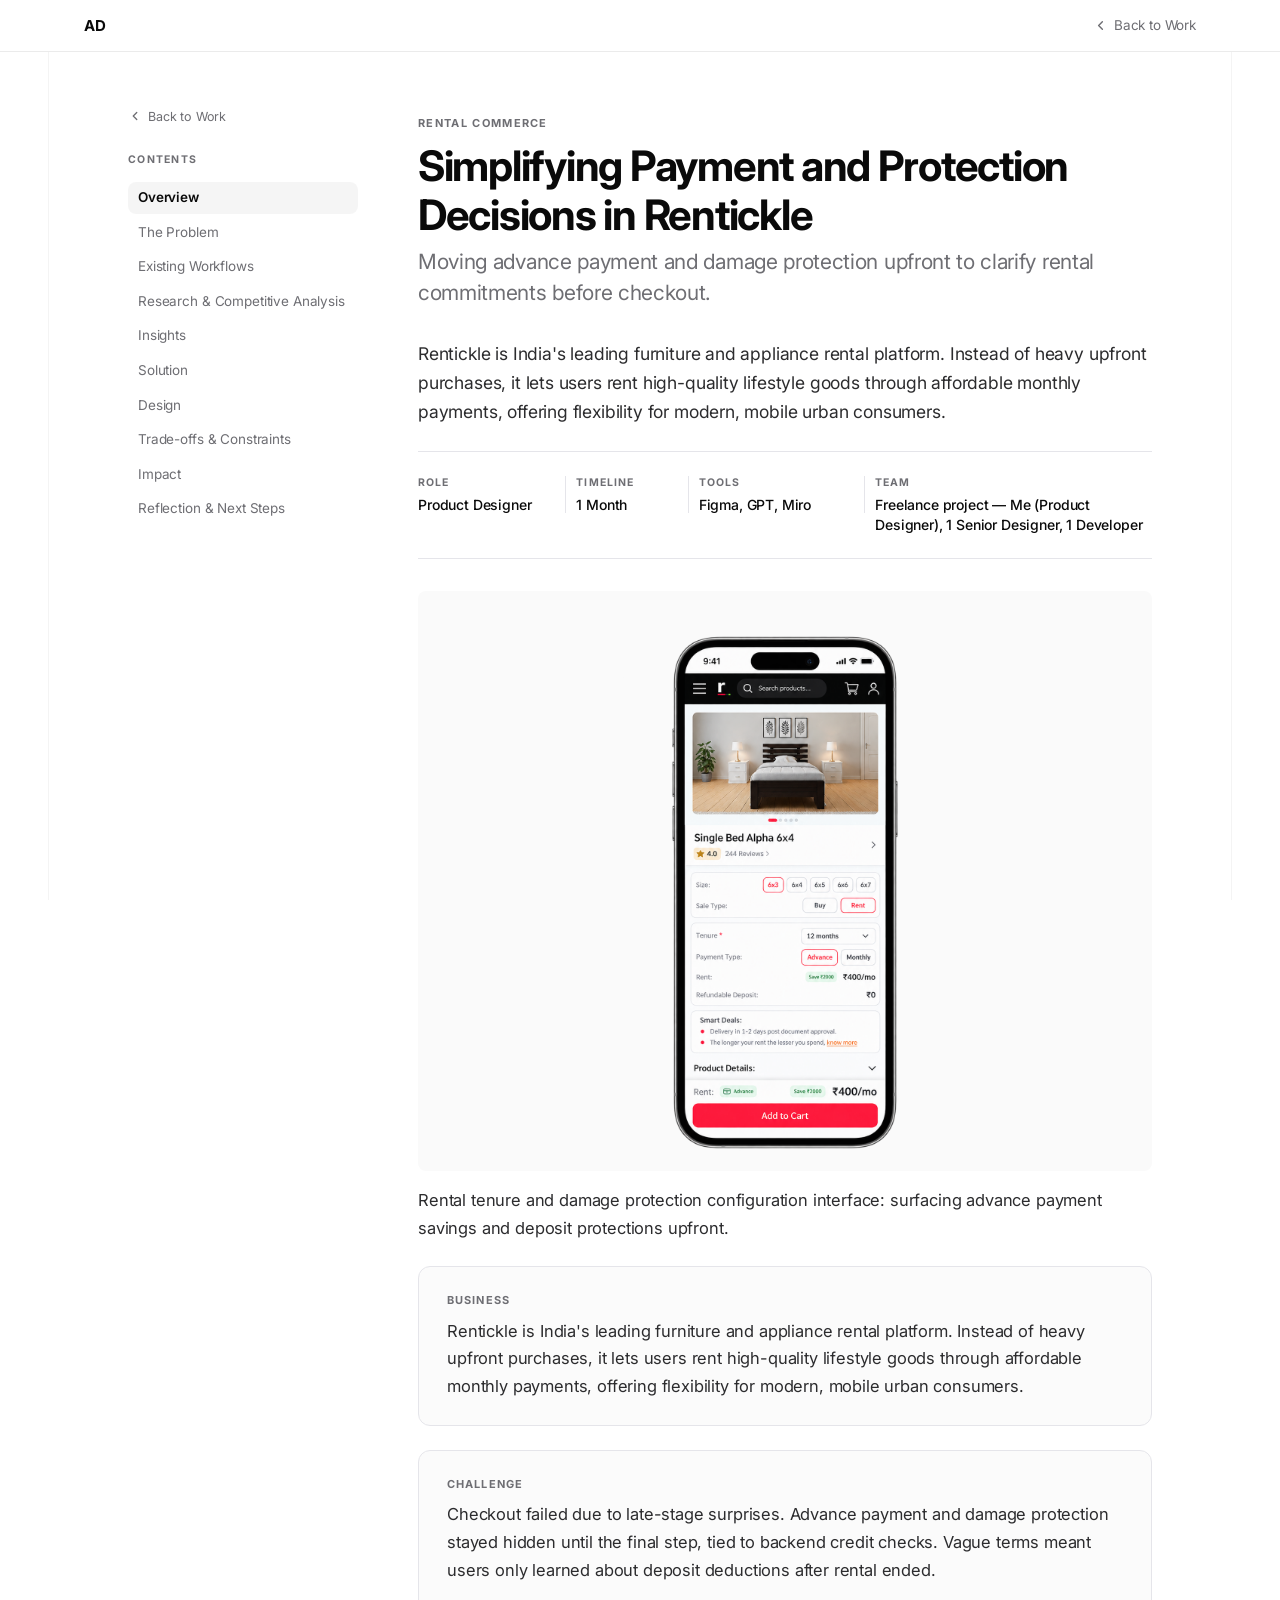
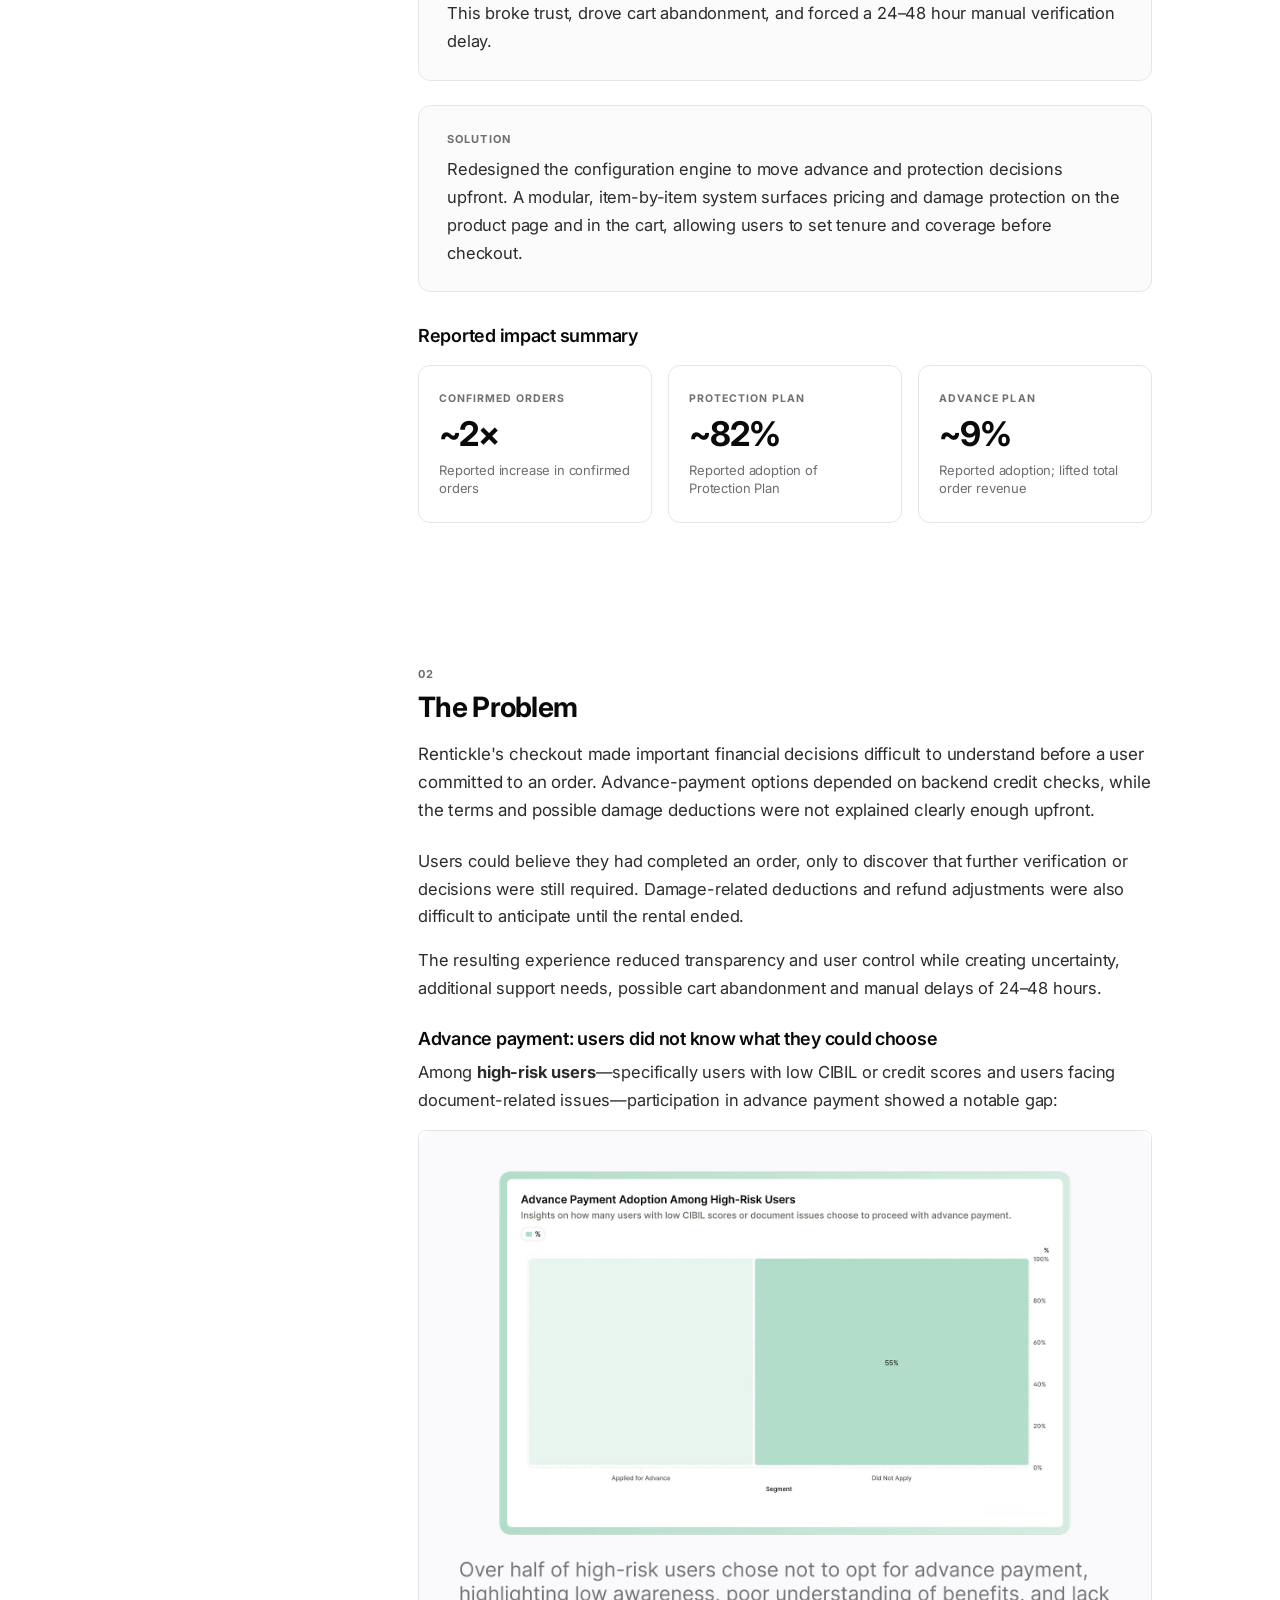
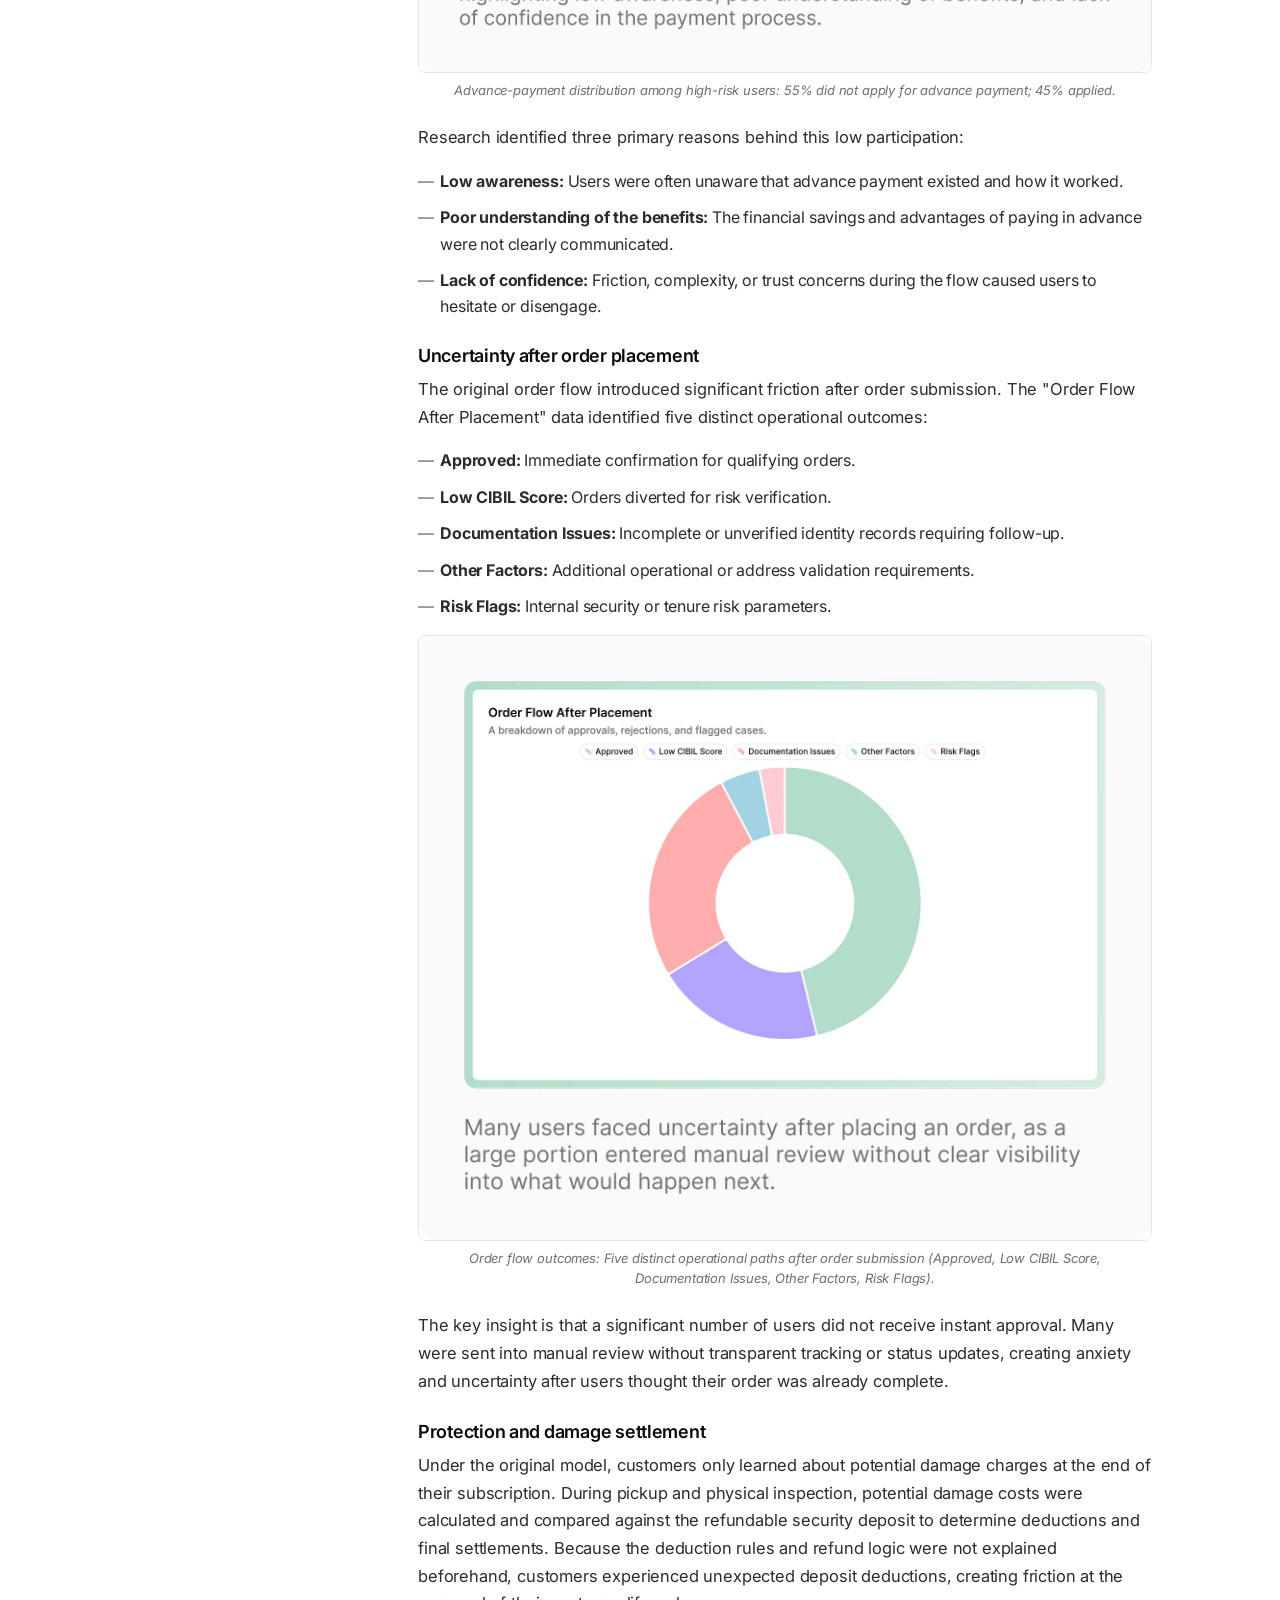
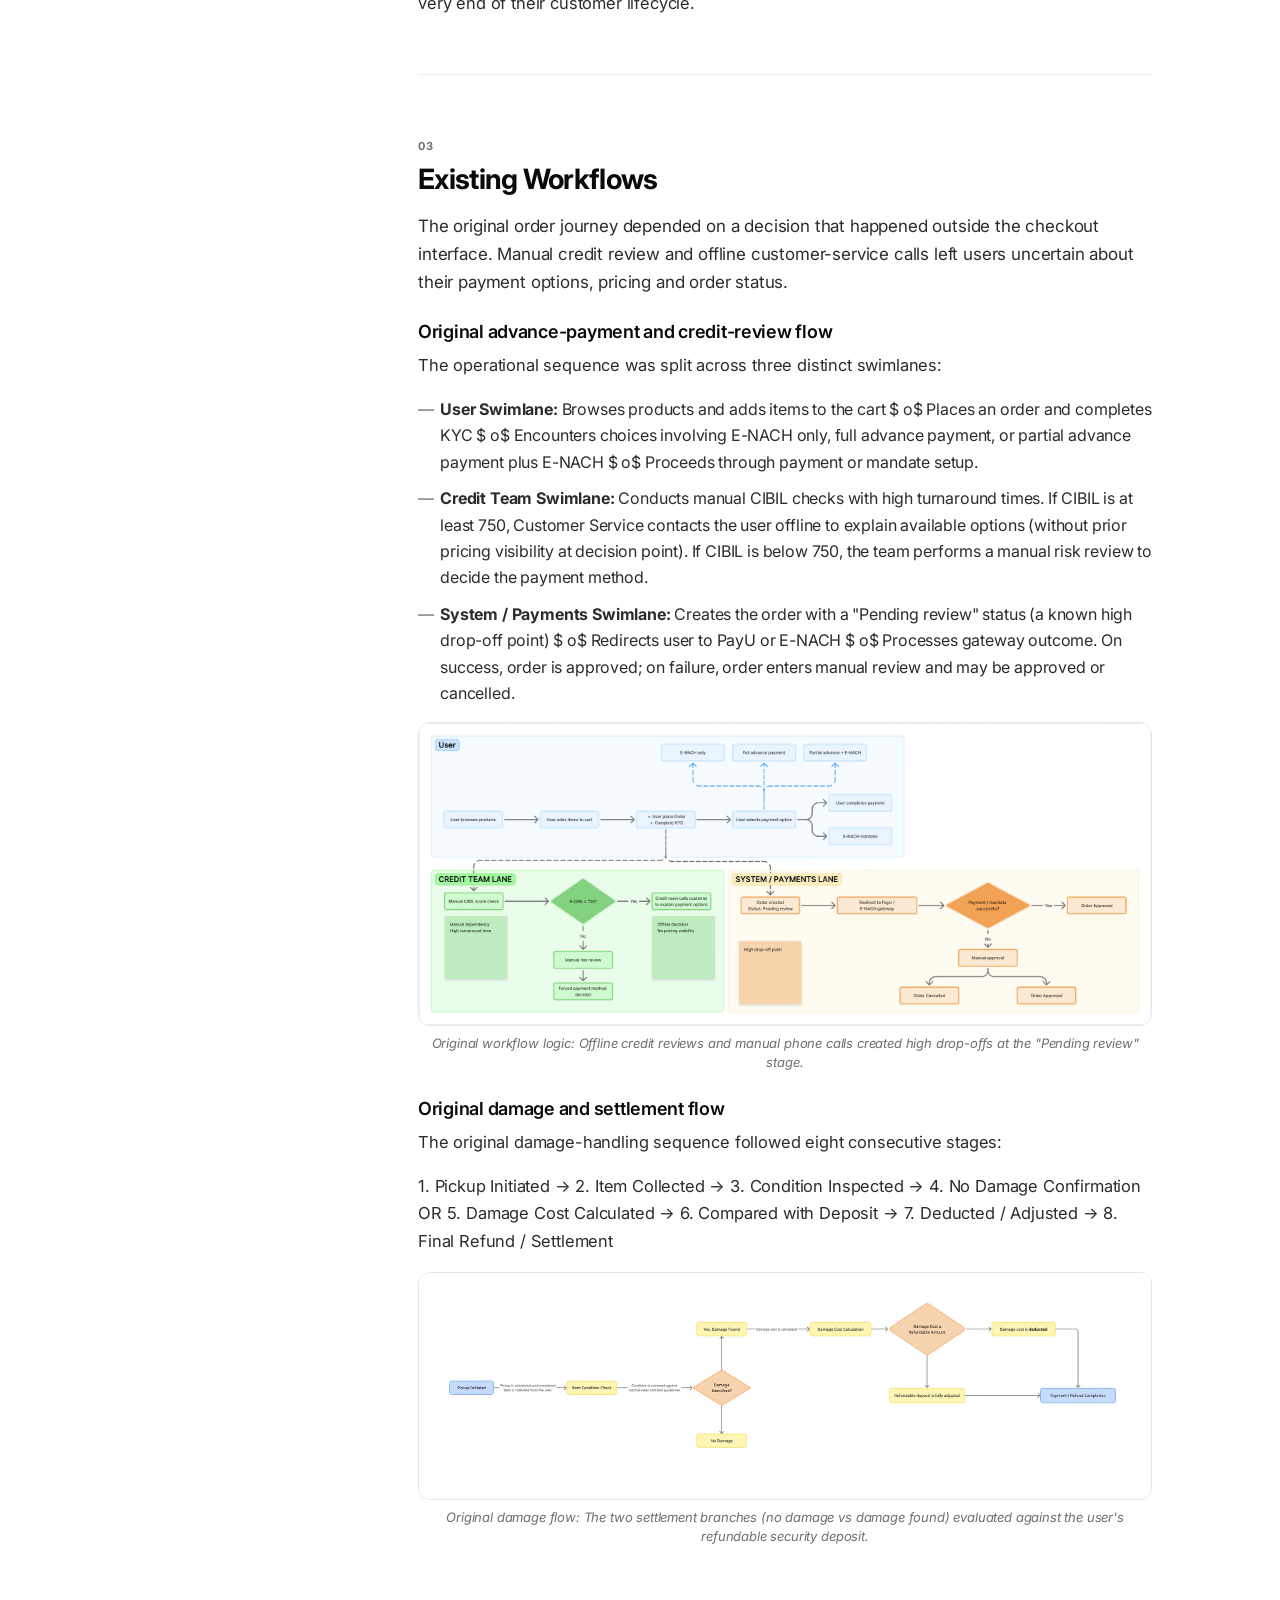
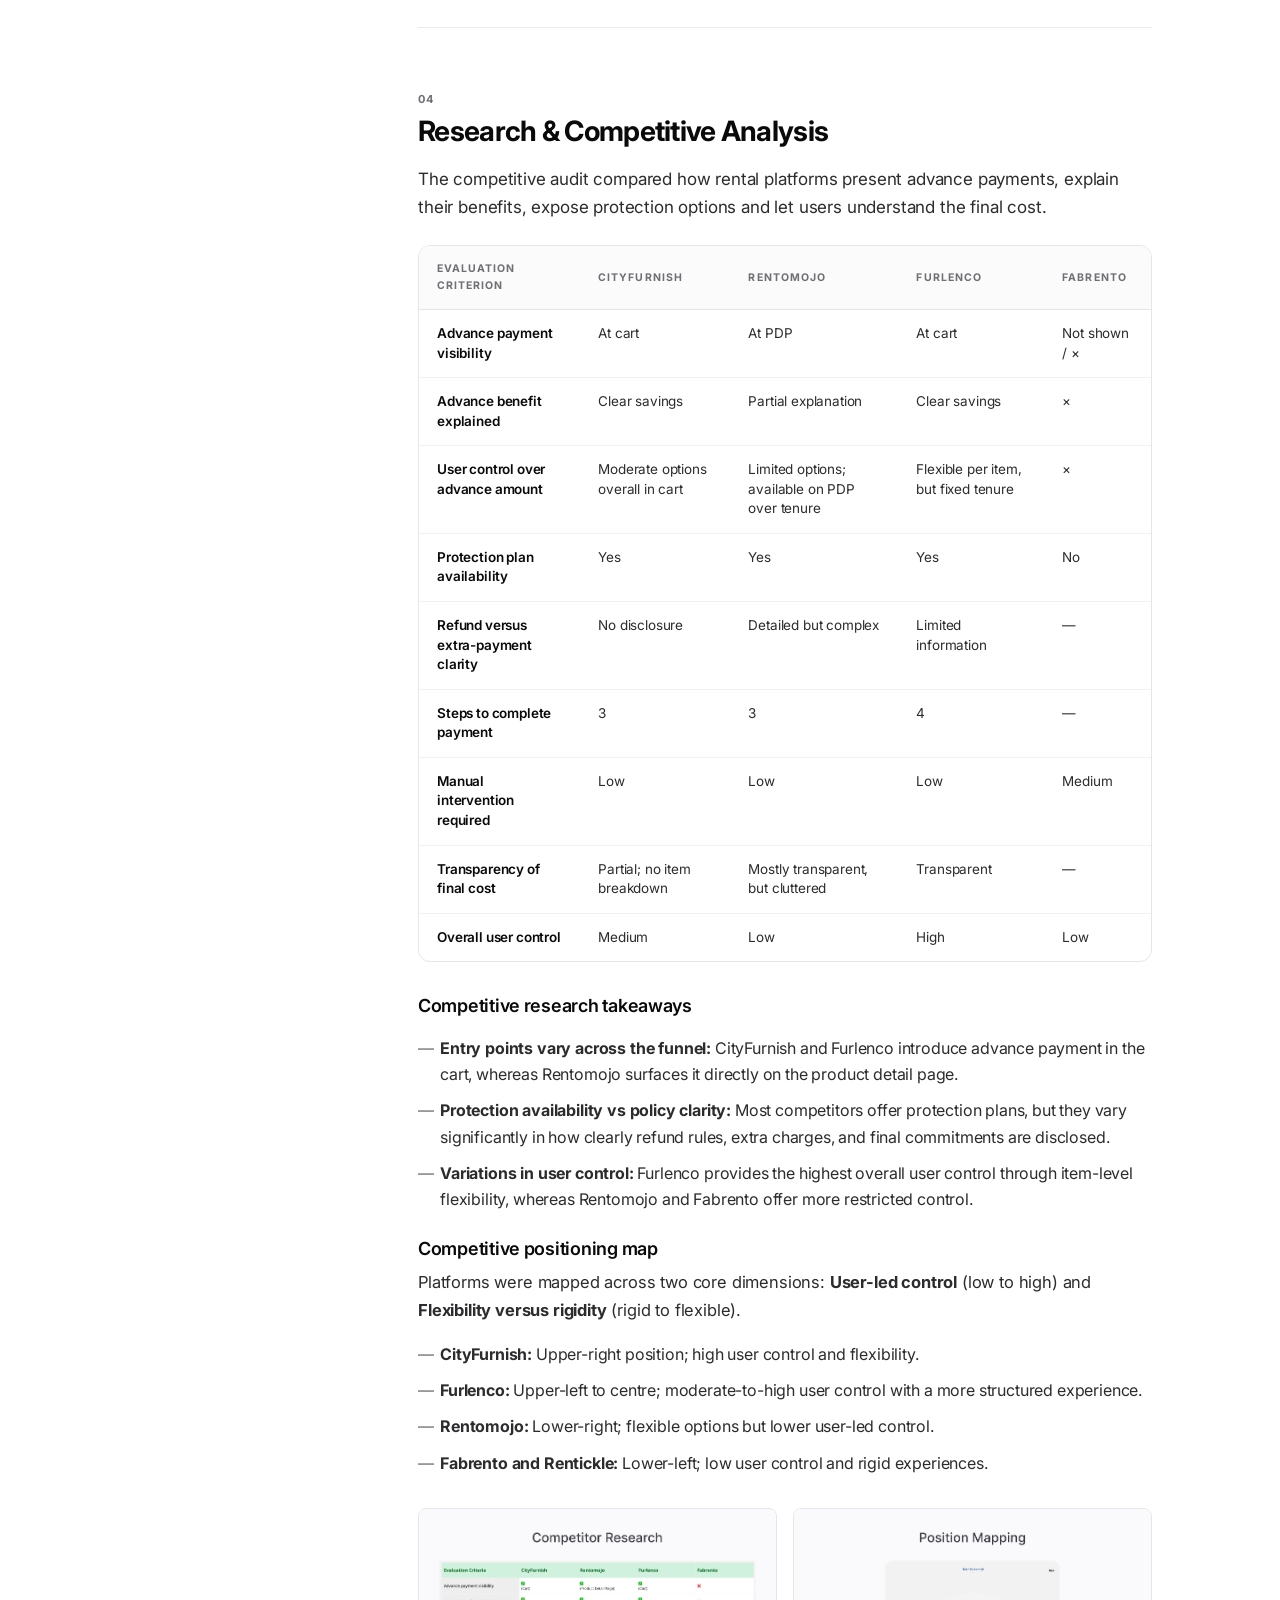
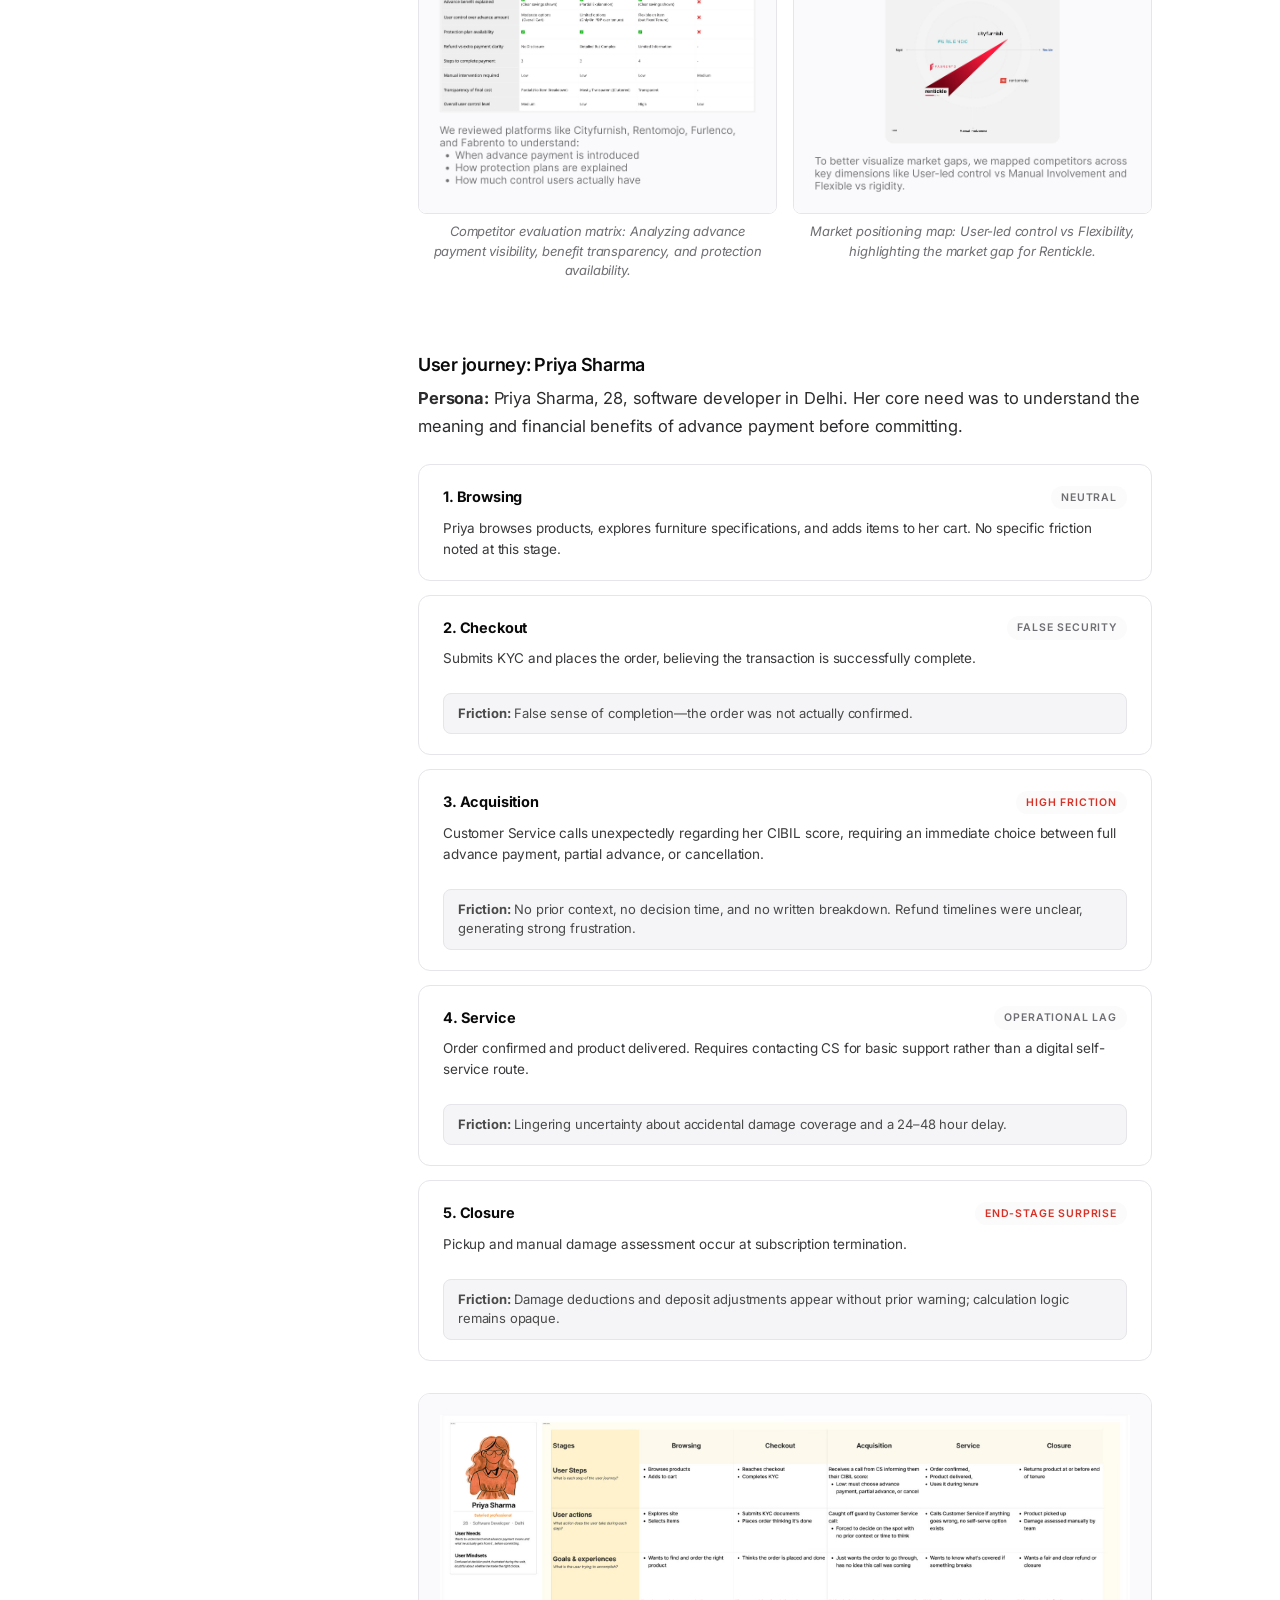
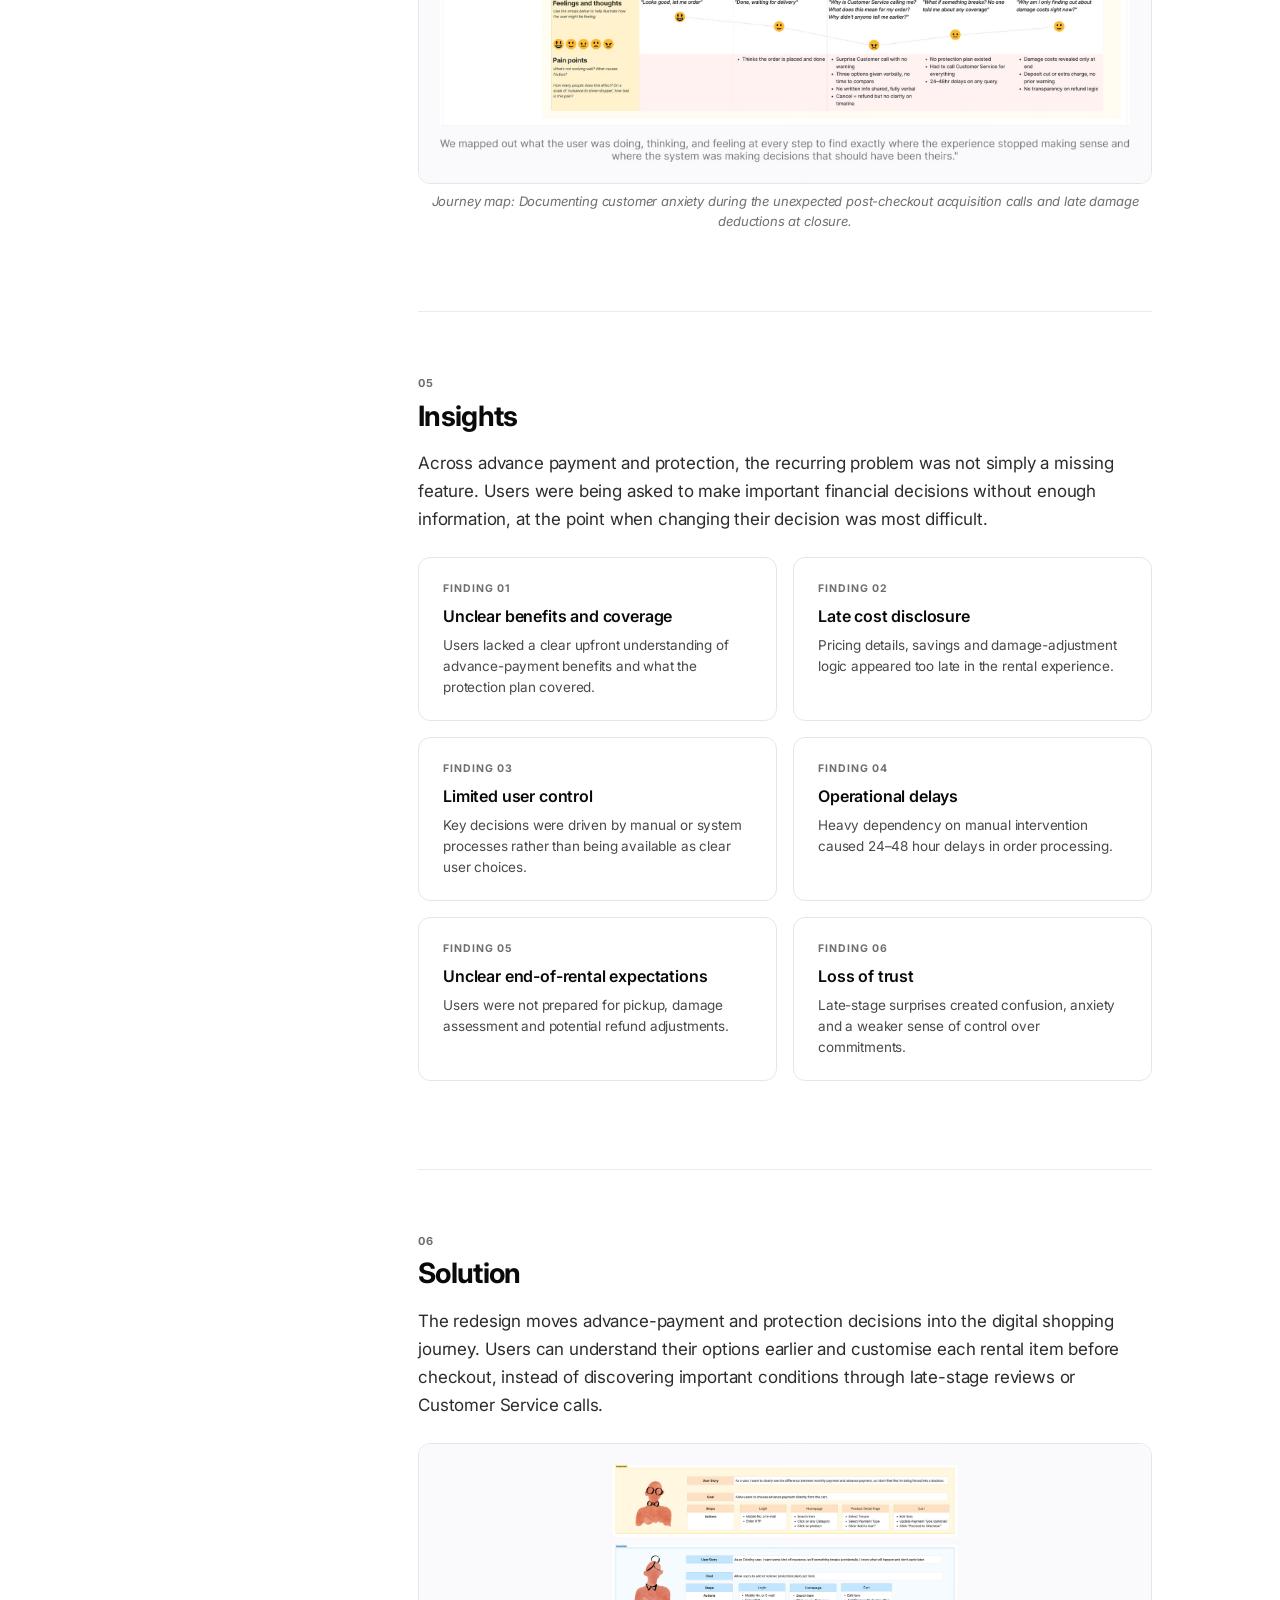
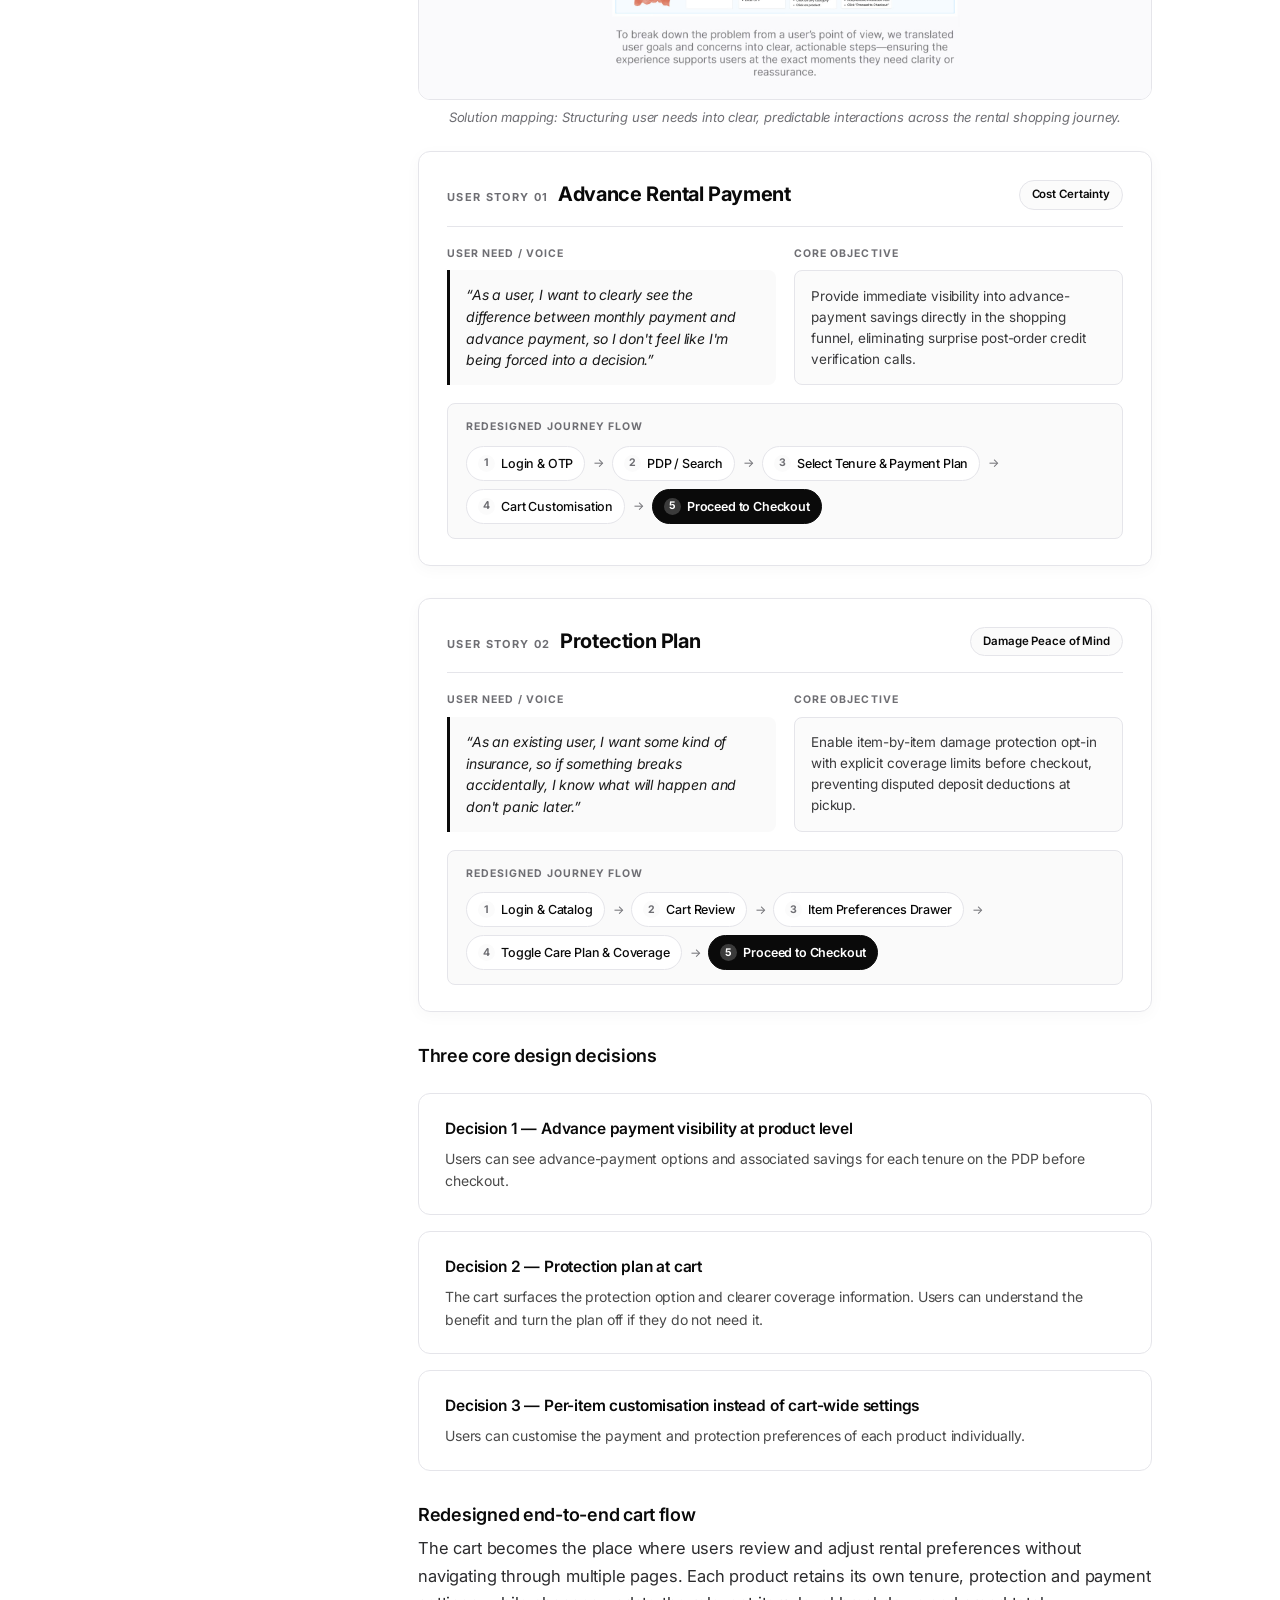
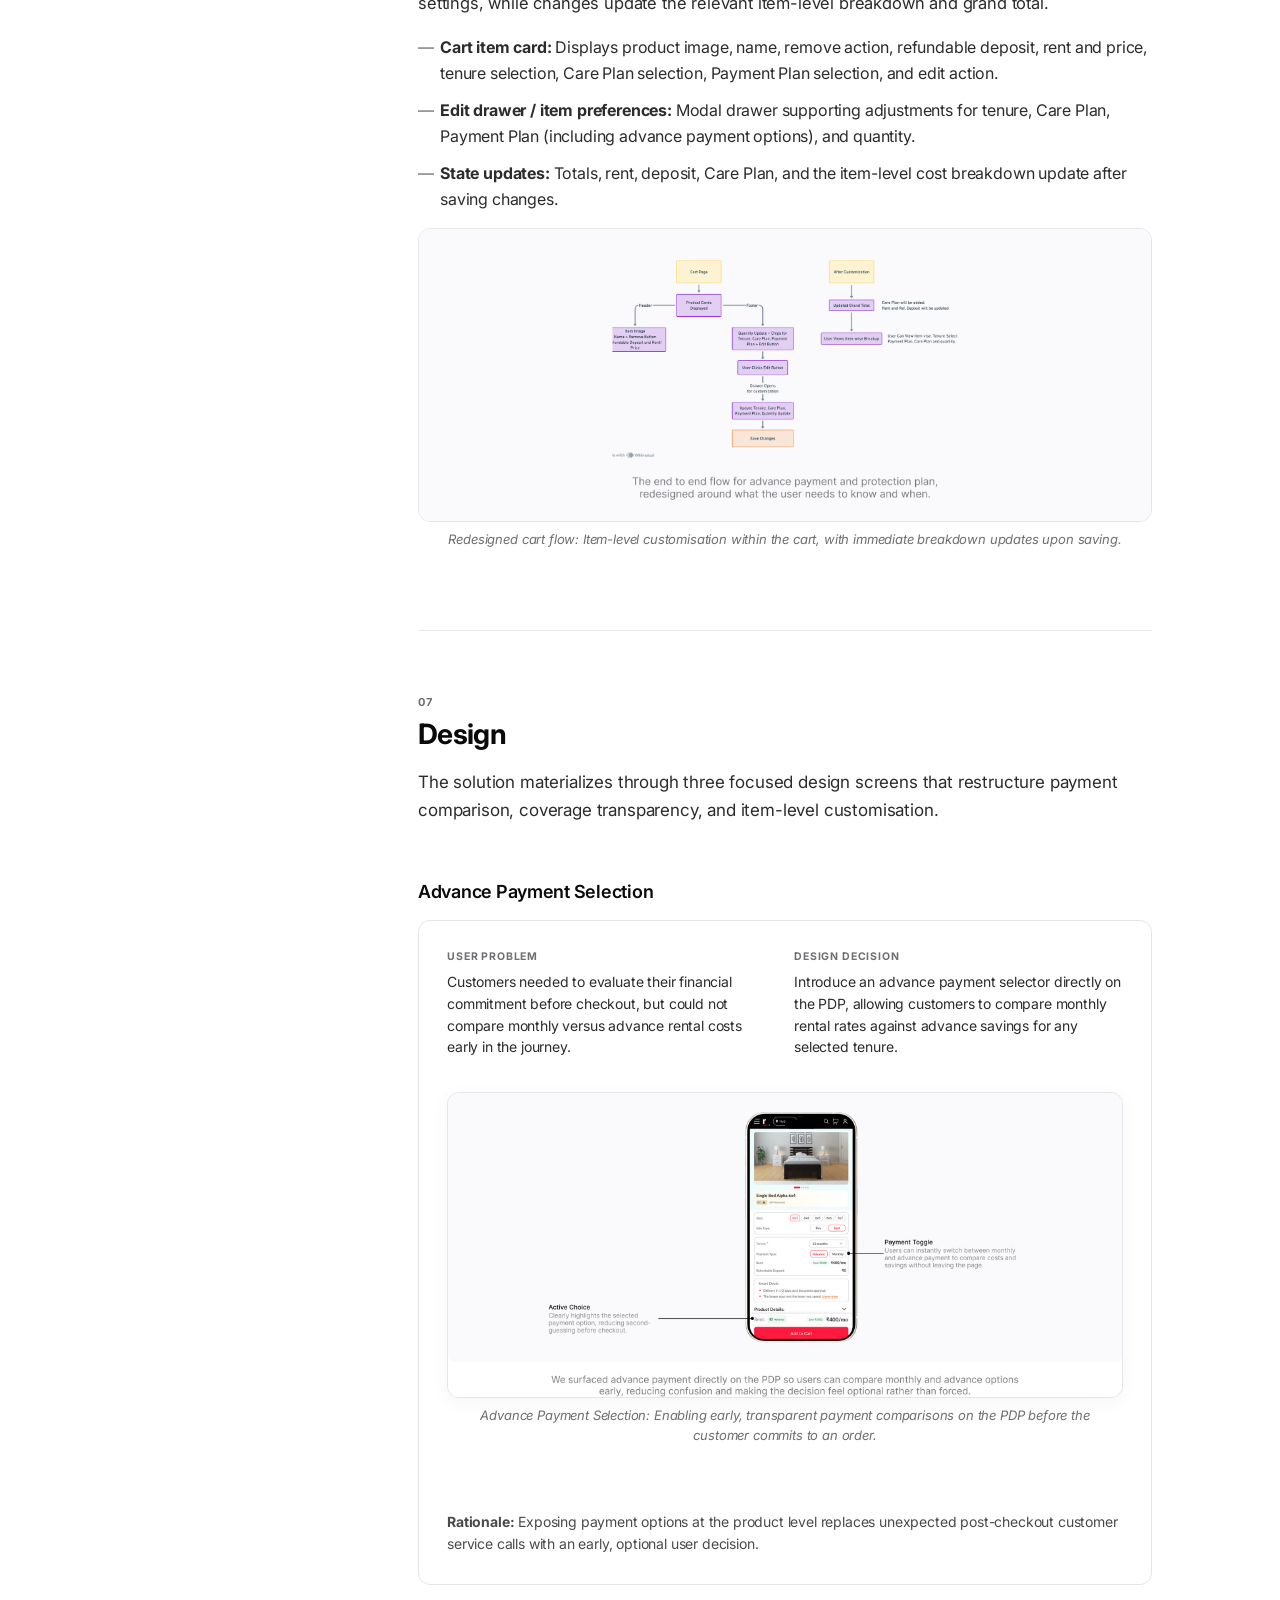
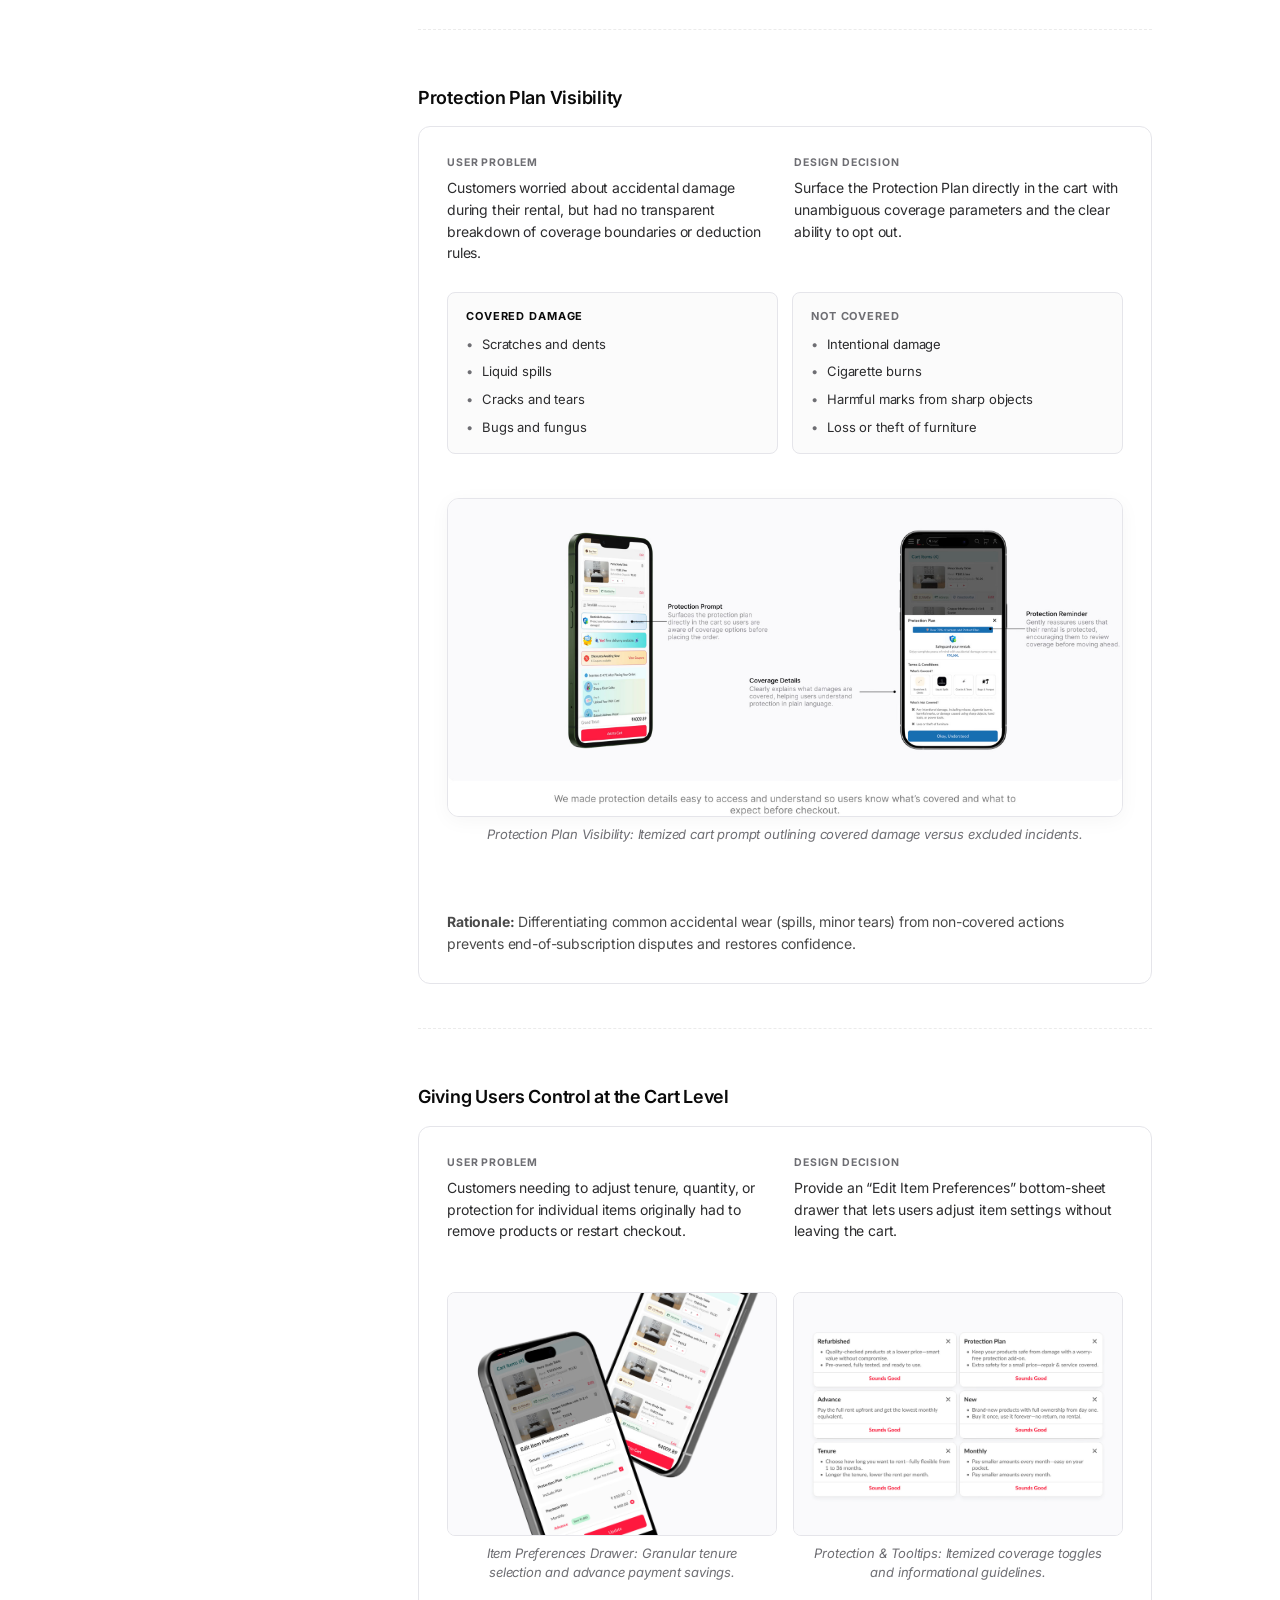
<file: Amit dezin/work/rentickle-payment-protection/index.html>
<!DOCTYPE html>
<html lang="en">
<head>
  <meta charset="UTF-8">
  <meta name="viewport" content="width=device-width, initial-scale=1.0">
  <title>Simplifying Payment and Protection Decisions in Rentickle — Case Study · Amit Dezin</title>
  <meta name="description" content="Moving advance payment and damage protection upfront in Rentickle to eliminate checkout surprises, reduce manual credit delays, and clarify rental commitments.">
  <link rel="icon" type="image/svg+xml" href="data:image/svg+xml,<svg xmlns='http://www.w3.org/2000/svg' viewBox='0 0 32 32' fill='none'><rect width='32' height='32' rx='8' fill='%230a0a0a'/><text x='16' y='22' text-anchor='middle' font-family='system-ui' font-size='16' font-weight='600' fill='white'>AD</text></svg>">
  <link rel="preconnect" href="https://fonts.googleapis.com">
  <link rel="preconnect" href="https://fonts.gstatic.com" crossorigin>
  <link href="https://fonts.googleapis.com/css2?family=Inter:wght@300;400;500;600;700&display=swap" rel="stylesheet">
  <style>
    /* ══ DESIGN SYSTEM TOKENS (Main Portfolio Grayscale System) ════════ */
    :root {
      --color-primary: #0a0a0a;
      --color-ink: #0a0a0a;
      --color-ink-secondary: #4a4a4a;
      --color-muted: #6e6e73;
      --color-hairline: rgba(0, 0, 0, 0.08);
      --color-hairline-solid: #e5e5ea;
      --color-canvas: #fbfbfb;
      --color-canvas-card: #ffffff;
      --color-canvas-subtle: #f5f5f7;
      --color-white: #ffffff;
      --color-accent-subtle: rgba(0, 0, 0, 0.04);
      --sp-xxs: 4px;
      --sp-xs: 8px;
      --sp-sm: 12px;
      --sp-md: 16px;
      --sp-lg: 24px;
      --sp-xl: 32px;
      --sp-xxl: 48px;
      --sp-section: 64px;
      --radius-pill: 9999px;
      --radius-lg: 16px;
      --radius-md: 12px;
      --radius-sm: 8px;
      --font-body: -apple-system, BlinkMacSystemFont, "Inter", "Helvetica Neue", sans-serif;
      --page-margin: 48px;
      --nav-height: 52px;
    }

    @media (max-width: 1024px) { :root { --page-margin: 38px; } }
    @media (max-width: 600px)  { :root { --page-margin: 20px; } }

    *, *::before, *::after { box-sizing: border-box; margin: 0; padding: 0; }

    html {
      scroll-behavior: smooth;
      color: var(--color-ink);
      background-color: var(--color-white);
    }

    body {
      font-family: var(--font-body);
      font-size: clamp(15.5px, 0.2vw + 14.5px, 16.5px);
      font-weight: 400;
      line-height: 1.68;
      letter-spacing: -0.01em;
      color: #2c2c2e;
      background: var(--color-white);
      -webkit-font-smoothing: antialiased;
      -moz-osx-font-smoothing: grayscale;
      overflow-x: hidden;
    }

    /* Edge alignment hairlines (desktop only) */
    .edge-grid { position: fixed; inset: 0; pointer-events: none; z-index: 0; }
    .grid-line { position: absolute; top: 0; bottom: 0; width: 1px; background: rgba(0,0,0,0.045); }
    .grid-line.left  { left: var(--page-margin); }
    .grid-line.right { right: var(--page-margin); }
    @media (max-width: 680px) { .edge-grid { display: none; } }

    /* Top Sticky Navigation Bar */
    .nav-bar {
      position: fixed; top: 0; left: 0; right: 0; z-index: 1005;
      height: var(--nav-height); padding: 0 var(--page-margin);
      display: flex; align-items: center;
      backdrop-filter: blur(24px) saturate(180%);
      -webkit-backdrop-filter: blur(24px) saturate(180%);
      background: rgba(255, 255, 255, 0.85);
      border-bottom: 1px solid var(--color-hairline);
    }
    .nav-inner {
      width: 100%; max-width: 1120px; margin: 0 auto;
      display: flex; align-items: center; justify-content: space-between;
    }
    .nav-logo {
      font-size: 15px; font-weight: 700; letter-spacing: -0.5px;
      color: var(--color-ink); text-decoration: none;
      display: inline-flex; align-items: center; min-height: 44px; padding: 0 4px;
    }
    .nav-back {
      font-size: 13.5px; font-weight: 400; color: var(--color-muted);
      text-decoration: none; display: flex; align-items: center;
      gap: 6px; transition: color 0.2s ease; min-height: 44px; padding: 0 4px;
    }
    .nav-back:hover { color: var(--color-ink); }

    /* Page Layout */
    .page-wrapper {
      padding-top: var(--nav-height);
      position: relative;
      z-index: 1;
    }

    .cs-layout {
      display: grid;
      grid-template-columns: 230px minmax(0, 840px);
      gap: 0 60px;
      align-items: start;
      max-width: 1120px;
      margin: 0 auto;
      padding: 0 var(--page-margin);
    }

    @media (max-width: 1060px) {
      .cs-layout { grid-template-columns: minmax(0, 1fr); gap: 0; }
      .cs-sidebar { display: none; }
    }

    /* ══ SIDEBAR NAVIGATION ══════════════════════════════════════════════ */
    .cs-sidebar {
      position: sticky;
      top: 72px;
      max-height: calc(100vh - 84px);
      overflow-y: auto;
      padding: var(--sp-xl) 0 var(--sp-xxl);
      scrollbar-width: none;
    }
    .cs-sidebar::-webkit-scrollbar { display: none; }

    .sidebar-back {
      display: inline-flex; align-items: center; gap: 6px;
      font-size: 12.5px; color: var(--color-muted); text-decoration: none;
      margin-bottom: var(--sp-lg); transition: color 0.15s ease;
    }
    .sidebar-back:hover { color: var(--color-ink); }

    .toc-title {
      font-size: 10.5px; font-weight: 700; letter-spacing: 0.12em;
      text-transform: uppercase; color: var(--color-muted);
      margin-bottom: 14px; display: block;
    }

    .toc-nav {
      list-style: none; display: flex; flex-direction: column; gap: 3px;
    }
    .toc-item { display: flex; flex-direction: column; }

    .toc-link {
      display: block;
      font-size: 13.5px;
      font-weight: 400;
      color: #6e6e73;
      text-decoration: none;
      padding: 6px 10px;
      border-radius: var(--radius-sm);
      transition: color 0.18s ease, background-color 0.18s ease;
      line-height: 1.45;
      letter-spacing: -0.01em;
    }
    .toc-link:hover {
      color: var(--color-ink);
      background-color: rgba(0, 0, 0, 0.025);
    }
    .toc-link.active {
      color: var(--color-ink);
      font-weight: 600;
      background-color: var(--color-accent-subtle);
    }

    /* ══ MAIN ARTICLE COLUMN ════════════════════════════════════════════ */
    .cs-article {
      min-width: 0;
      padding-bottom: var(--sp-section);
    }

    .cs-section {
      padding: 56px 0;
      border-bottom: 1px solid var(--color-hairline);
      scroll-margin-top: 68px;
    }
    .cs-section:last-of-type { border-bottom: none; }

    .cs-sub-section {
      padding: 32px 0 20px;
      scroll-margin-top: 72px;
    }
    .cs-sub-section:not(:last-child) {
      border-bottom: 1px dashed rgba(0, 0, 0, 0.08);
      margin-bottom: 24px;
    }

    /* ══ TYPOGRAPHY SCALE & HIERARCHY ═══════════════════════════════════ */
    .eyebrow {
      display: inline-block;
      font-size: 11px;
      font-weight: 700;
      letter-spacing: 0.12em;
      text-transform: uppercase;
      color: var(--color-muted);
      margin-bottom: 10px;
    }
    .section-number {
      font-size: 11px;
      font-weight: 700;
      letter-spacing: 0.12em;
      text-transform: uppercase;
      color: var(--color-muted);
      margin-bottom: 6px;
      display: inline-block;
    }

    .cs-title {
      font-size: clamp(30px, 3.6vw, 42px);
      font-weight: 700;
      line-height: 1.15;
      letter-spacing: -0.03em;
      color: var(--color-ink);
      margin-bottom: 8px;
    }

    .cs-subtitle {
      font-size: clamp(17px, 1.4vw + 10px, 21px);
      font-weight: 400;
      line-height: 1.45;
      letter-spacing: -0.015em;
      color: var(--color-muted);
      margin-bottom: var(--sp-xl);
    }

    .cs-standfirst {
      font-size: clamp(16px, 0.3vw + 14px, 17.5px);
      font-weight: 400;
      line-height: 1.65;
      color: #2c2c2e;
      letter-spacing: -0.01em;
      margin-bottom: var(--sp-lg);
    }

    .section-heading {
      font-size: clamp(22px, 2.4vw, 28px);
      font-weight: 700;
      line-height: 1.22;
      letter-spacing: -0.025em;
      color: var(--color-ink);
      margin-bottom: var(--sp-md);
    }

    .sub-heading {
      font-size: clamp(16px, 1.4vw + 10px, 18px);
      font-weight: 600;
      line-height: 1.35;
      letter-spacing: -0.015em;
      color: var(--color-ink);
      margin: var(--sp-lg) 0 var(--sp-xs);
    }

    .intro-paragraph {
      font-size: clamp(16px, 0.3vw + 14px, 17px);
      line-height: 1.65;
      color: #2c2c2e;
      margin-bottom: var(--sp-lg);
    }

    p { margin-bottom: var(--sp-md); }
    p:last-child { margin-bottom: 0; }

    /* ══ ASSET PLACEHOLDER CONTAINER (4-Sided Subtle Frames) ════════════ */
    .asset-slot {
      margin: var(--sp-md) 0 var(--sp-xs);
      border: 1px dashed #c7c7cc;
      border-radius: var(--radius-md);
      background: #f8f8fa;
      padding: 34px 24px;
      display: flex; flex-direction: column;
      align-items: center; justify-content: center;
      text-align: center; gap: 10px;
      min-height: 220px;
      transition: border-color 0.2s ease, background-color 0.2s ease;
    }
    .asset-slot:hover {
      border-color: #8e8e93;
      background: #f4f4f7;
    }
    .asset-slot-hero {
      min-height: 320px;
      background: #f4f4f7;
    }
    .asset-slot-wide {
      min-height: 260px;
    }
    .asset-icon {
      width: 36px; height: 36px; color: #8e8e93;
      margin-bottom: 2px;
    }
    .asset-tag {
      font-size: 10px; font-weight: 700; letter-spacing: 0.1em;
      text-transform: uppercase; color: #6e6e73;
      background: rgba(0,0,0,0.06); padding: 3px 10px;
      border-radius: var(--radius-pill);
    }
    .asset-label {
      font-size: 14.5px; font-weight: 600; color: var(--color-ink);
      max-width: 520px; line-height: 1.35;
    }
    .asset-subtext {
      font-size: 12.5px; color: var(--color-muted); max-width: 440px;
      line-height: 1.45;
    }
    .asset-caption {
      font-size: 13px; color: var(--color-muted); font-style: italic;
      text-align: center; margin: 8px 0 var(--sp-lg);
      padding: 0 var(--sp-sm); line-height: 1.5;
    }

    /* ══ COMPONENTS & EDITORIAL MODULES ═════════════════════════════════ */

    /* Metadata Strip (Strictly 4 Columns with Balanced Proportions) */
    .meta-strip {
      display: grid;
      grid-template-columns: 1.15fr 0.85fr 1.3fr 2.3fr;
      gap: 20px;
      padding: 22px 0;
      margin: var(--sp-lg) 0 var(--sp-xl);
      border-top: 1px solid var(--color-hairline-solid);
      border-bottom: 1px solid var(--color-hairline-solid);
      align-items: start;
    }
    .meta-item {
      display: flex; flex-direction: column; gap: 4px;
      position: relative;
    }
    .meta-item:not(:last-child)::after {
      content: ""; position: absolute; top: 2px; bottom: 2px; right: -10px;
      width: 1px; background: var(--color-hairline-solid);
    }
    .meta-label {
      font-size: 10.5px; font-weight: 700; letter-spacing: 0.1em;
      text-transform: uppercase; color: var(--color-muted);
    }
    .meta-val {
      font-size: 14px; font-weight: 500; color: var(--color-ink);
      line-height: 1.45;
    }
    @media (max-width: 820px) {
      .meta-strip { grid-template-columns: repeat(2, 1fr); gap: 20px; }
      .meta-item:not(:last-child)::after { display: none; }
    }
    @media (max-width: 480px) {
      .meta-strip { grid-template-columns: 1fr; gap: 14px; padding: 18px 0; }
      .meta-item { padding-bottom: 10px; border-bottom: 1px solid rgba(0,0,0,0.06); }
      .meta-item:last-child { border-bottom: none; }
    }

    /* Metric Cards Grid */
    .metric-grid {
      display: grid; grid-template-columns: repeat(3, 1fr);
      gap: 16px; margin: var(--sp-md) 0 var(--sp-lg);
    }
    @media (max-width: 760px) {
      .metric-grid { grid-template-columns: 1fr; gap: 12px; }
    }
    .metric-card {
      border: 1px solid var(--color-hairline-solid);
      border-radius: var(--radius-md);
      padding: 24px 20px;
      background: var(--color-white);
      display: flex; flex-direction: column; gap: 4px;
      transition: transform 0.2s ease, box-shadow 0.2s ease;
    }
    .metric-card:hover {
      transform: translateY(-2px);
      box-shadow: 0 6px 20px rgba(0,0,0,0.04);
    }
    .metric-card-label {
      font-size: 10.5px; font-weight: 700; letter-spacing: 0.1em;
      text-transform: uppercase; color: var(--color-muted);
      margin-bottom: 4px;
    }
    .metric-card-val {
      font-size: clamp(26px, 2.8vw, 34px);
      font-weight: 700; letter-spacing: -0.03em;
      color: var(--color-ink); line-height: 1.1;
      margin-bottom: 4px;
    }
    .metric-card-desc {
      font-size: 13px; color: var(--color-muted); line-height: 1.45;
    }

    /* Callout & Cards (Balanced 4-Sided Hairlines) */
    .callout {
      background: var(--color-canvas);
      border: 1px solid var(--color-hairline-solid);
      border-radius: var(--radius-md);
      padding: 24px 28px;
      margin: var(--sp-lg) 0;
    }
    .callout-title {
      font-size: 11px; font-weight: 700; letter-spacing: 0.1em;
      text-transform: uppercase; color: var(--color-muted);
      margin-bottom: 8px; display: block;
    }

    /* Competitor Matrix Table */
    .comp-table-container {
      margin: var(--sp-lg) 0 var(--sp-xl);
      border: 1px solid var(--color-hairline-solid);
      border-radius: var(--radius-md);
      overflow-x: auto;
      background: var(--color-white);
    }
    .comp-table {
      width: 100%; border-collapse: collapse; font-size: 13.5px;
      min-width: 680px;
    }
    .comp-table th {
      text-align: left; padding: 14px 18px;
      font-size: 10.5px; font-weight: 700; letter-spacing: 0.1em;
      text-transform: uppercase; color: var(--color-muted);
      background: var(--color-canvas);
      border-bottom: 1px solid var(--color-hairline-solid);
    }
    .comp-table td {
      padding: 14px 18px; vertical-align: top;
      line-height: 1.45; color: #2c2c2e;
      border-bottom: 1px solid rgba(0, 0, 0, 0.05);
    }
    .comp-table tr:last-child td { border-bottom: none; }
    .comp-table tr:hover td { background: #fbfbfd; }
    .comp-table td:first-child { font-weight: 600; color: var(--color-ink); }

    /* Journey Map Stage Grid */
    .journey-stack {
      display: flex; flex-direction: column; gap: 14px;
      margin: var(--sp-lg) 0 var(--sp-xl);
    }
    .journey-stage-card {
      border: 1px solid var(--color-hairline-solid);
      border-radius: var(--radius-md);
      padding: 20px 24px;
      background: var(--color-white);
      display: flex; flex-direction: column; gap: 8px;
    }
    .journey-stage-top {
      display: flex; align-items: center; justify-content: space-between;
      flex-wrap: wrap; gap: 8px;
    }
    .journey-stage-name {
      font-size: 14.5px; font-weight: 700; color: var(--color-ink);
    }
    .journey-stage-badge {
      font-size: 10.5px; font-weight: 600; text-transform: uppercase;
      letter-spacing: 0.08em; padding: 3px 10px; border-radius: var(--radius-pill);
      background: var(--color-canvas); color: var(--color-muted);
    }
    .journey-stage-text {
      font-size: 13.5px; line-height: 1.55; color: #3a3a3c;
    }
    .journey-stage-friction {
      background: var(--color-canvas-subtle);
      border: 1px solid var(--color-hairline-solid);
      border-radius: var(--radius-sm);
      padding: 10px 14px;
      font-size: 13px; line-height: 1.5; color: #4a4a4a;
    }

    /* Research Synthesis Cards */
    .synthesis-grid {
      display: grid; grid-template-columns: repeat(2, 1fr);
      gap: 16px; margin: var(--sp-lg) 0 var(--sp-xl);
    }
    @media (max-width: 680px) { .synthesis-grid { grid-template-columns: 1fr; } }
    .synthesis-card {
      border: 1px solid var(--color-hairline-solid);
      border-radius: var(--radius-md);
      padding: 22px 24px;
      background: var(--color-white);
      display: flex; flex-direction: column; gap: 8px;
    }
    .synthesis-num {
      font-size: 10.5px; font-weight: 700; letter-spacing: 0.1em;
      text-transform: uppercase; color: var(--color-muted);
    }
    .synthesis-title {
      font-size: 16px; font-weight: 600; color: var(--color-ink);
      line-height: 1.35;
    }
    .synthesis-desc {
      font-size: 13.5px; line-height: 1.55; color: #4a4a4a;
    }

    /* Design Changes Detailed Blocks */
    .design-block {
      background: var(--color-white);
      border: 1px solid var(--color-hairline-solid);
      border-radius: var(--radius-md);
      padding: 28px;
      margin: var(--sp-md) 0 var(--sp-lg);
      display: flex; flex-direction: column; gap: 18px;
    }
    @media (max-width: 600px) { .design-block { padding: 20px; } }
    .design-meta-row {
      display: grid; grid-template-columns: 1fr 1fr; gap: 18px;
    }
    @media (max-width: 700px) { .design-meta-row { grid-template-columns: 1fr; } }
    .design-col {
      display: flex; flex-direction: column; gap: 4px;
      font-size: 14px; line-height: 1.55; color: #2c2c2e;
    }
    .design-col strong {
      font-size: 10.5px; text-transform: uppercase; letter-spacing: 0.08em;
      color: var(--color-muted); margin-bottom: 2px; display: block;
    }
    .design-spec-box {
      background: var(--color-canvas);
      border: 1px solid var(--color-hairline-solid);
      border-radius: var(--radius-sm);
      padding: 16px 20px;
      font-size: 13.5px; line-height: 1.55; color: var(--color-ink-secondary);
    }
    .design-spec-box strong {
      font-size: 10.5px; text-transform: uppercase; letter-spacing: 0.08em;
      color: var(--color-ink); display: block; margin-bottom: 4px;
    }

    /* Coverage Comparison Matrix */
    .coverage-grid {
      display: grid; grid-template-columns: 1fr 1fr; gap: 14px;
      margin: 10px 0;
    }
    @media (max-width: 600px) { .coverage-grid { grid-template-columns: 1fr; } }
    .coverage-col {
      border: 1px solid var(--color-hairline-solid);
      border-radius: var(--radius-sm);
      padding: 14px 18px;
      background: var(--color-canvas);
    }
    .coverage-hd {
      font-size: 11px; font-weight: 700; letter-spacing: 0.08em;
      text-transform: uppercase; margin-bottom: 8px; display: block;
    }
    .coverage-hd.covered { color: #0a0a0a; }
    .coverage-hd.not-covered { color: #6e6e73; }
    .coverage-list {
      list-style: none; display: flex; flex-direction: column; gap: 6px;
      font-size: 13px; color: #2c2c2e;
    }
    .coverage-list li {
      position: relative; padding-left: 16px;
    }
    .coverage-list li::before {
      content: "•"; position: absolute; left: 0; color: var(--color-muted);
    }

    /* Trade-offs List */
    .tradeoff-stack {
      display: flex; flex-direction: column; gap: 16px;
      margin: var(--sp-lg) 0 var(--sp-xl);
    }
    .tradeoff-card {
      border: 1px solid var(--color-hairline-solid);
      border-radius: var(--radius-md);
      padding: 22px 26px;
      background: var(--color-white);
      display: flex; flex-direction: column; gap: 6px;
    }
    .tradeoff-title {
      font-size: 15.5px; font-weight: 600; color: var(--color-ink);
    }
    .tradeoff-desc {
      font-size: 14px; line-height: 1.6; color: #4a4a4a; margin: 0;
    }

    /* Learnings List */
    .learnings-list {
      display: flex; flex-direction: column; gap: 16px;
      margin: var(--sp-lg) 0 var(--sp-xl);
    }
    .learning-item {
      border: 1px solid var(--color-hairline-solid);
      border-radius: var(--radius-md);
      padding: 22px 24px;
      background: var(--color-white);
      display: grid; grid-template-columns: 32px 1fr;
      gap: 16px; align-items: start;
    }
    .learning-icon {
      width: 32px; height: 32px; border-radius: 50%;
      background: var(--color-canvas); border: 1px solid var(--color-hairline-solid);
      display: flex; align-items: center; justify-content: center;
      color: var(--color-ink); margin-top: 2px;
    }
    .learning-title {
      font-size: 16px; font-weight: 600; color: var(--color-ink);
      margin-bottom: 4px;
    }
    .learning-desc {
      font-size: 14px; line-height: 1.6; color: #4a4a4a; margin: 0;
    }

    /* Bullet List */
    .cs-bullet-list {
      list-style: none; margin: var(--sp-md) 0;
      display: flex; flex-direction: column; gap: 10px;
    }
    .cs-bullet-list li {
      position: relative; padding-left: 22px;
      font-size: clamp(15px, 0.2vw + 14px, 16px);
      line-height: 1.65; color: #2c2c2e;
    }
    .cs-bullet-list li::before {
      content: "—"; position: absolute; left: 0;
      color: var(--color-muted);
    }

    /* Mobile Contents Floating Trigger */
    .toc-mobile-btn {
      display: none; position: fixed; bottom: max(24px, calc(18px + env(safe-area-inset-bottom))); right: 20px; z-index: 1000;
      padding: 10px 18px; border-radius: var(--radius-pill);
      border: 1px solid rgba(255,255,255,0.2);
      background: var(--color-ink); color: #ffffff;
      font-size: 13px; font-weight: 600; cursor: pointer;
      align-items: center; gap: 8px;
      box-shadow: 0 4px 18px rgba(0,0,0,0.22);
      transition: transform 0.18s ease;
    }
    .toc-mobile-btn:hover { transform: scale(1.04); }
    @media (max-width: 1060px) { .toc-mobile-btn { display: inline-flex; } }

    /* Mobile Drawer */
    .drawer-overlay {
      display: none; position: fixed; inset: 0; z-index: 1010;
      background: rgba(0,0,0,0.4); backdrop-filter: blur(4px);
      -webkit-backdrop-filter: blur(4px);
    }
    .drawer-overlay.active { display: block; }

    .toc-drawer {
      position: fixed; right: 0; top: 0; bottom: 0; z-index: 1020;
      width: min(340px, 86vw); background: var(--color-white);
      padding: 24px 24px 36px;
      overflow-y: auto; transform: translateX(100%);
      transition: transform 0.28s cubic-bezier(0.4, 0, 0.2, 1);
      display: flex; flex-direction: column;
    }
    .toc-drawer.open { transform: translateX(0); }

    .drawer-top {
      display: flex; align-items: center; justify-content: space-between;
      padding-bottom: 16px; border-bottom: 1px solid var(--color-hairline-solid);
      margin-bottom: 16px;
    }
    .drawer-heading {
      font-size: 11px; font-weight: 700; letter-spacing: 0.12em;
      text-transform: uppercase; color: var(--color-muted);
    }
    .drawer-close {
      width: 32px; height: 32px; border: none; background: var(--color-canvas);
      border-radius: 50%; cursor: pointer; display: flex; align-items: center;
      justify-content: center; color: var(--color-ink);
    }
    .drawer-list {
      list-style: none; display: flex; flex-direction: column; gap: 3px;
    }
    .drawer-link {
      display: block; font-size: 14.5px; color: #6e6e73; text-decoration: none;
      padding: 8px 12px; border-radius: var(--radius-sm); line-height: 1.4;
      transition: background 0.15s ease, color 0.15s ease;
    }
    .drawer-link:hover {
      background: var(--color-canvas); color: var(--color-ink);
    }
    .drawer-link.active {
      background: var(--color-accent-subtle); color: var(--color-ink); font-weight: 600;
    }

    /* Responsive Side-by-Side Image Pairing */
    .side-by-side-grid {
      display: grid;
      grid-template-columns: repeat(2, 1fr);
      gap: 16px;
      margin: var(--sp-md) 0 var(--sp-lg);
      width: 100%;
    }
    @media (max-width: 768px) {
      .side-by-side-grid {
        grid-template-columns: 1fr;
        gap: 14px;
      }
    }
    .cs-figure {
      margin: var(--sp-md) 0 var(--sp-lg);
      width: 100%;
    }
    .cs-figure img {
      width: 100%;
      height: auto;
      display: block;
      border-radius: var(--radius-sm);
      border: 1px solid var(--color-hairline-solid);
      background: #fbfbfb;
    }
    .cs-figure.hero img {
      border-radius: var(--radius-md);
      box-shadow: 0 4px 20px rgba(0, 0, 0, 0.04);
    }
    .cs-figure.wide img {
      border-radius: var(--radius-md);
    }

    /* ══ SOLUTION USER STORY CARDS (Redesigned Editorial Layout) ═══ */
    .story-card {
      background: var(--color-white);
      border: 1px solid var(--color-hairline-solid);
      border-radius: var(--radius-md);
      padding: 26px 28px;
      margin: var(--sp-md) 0 var(--sp-xl);
      box-shadow: 0 4px 16px rgba(0, 0, 0, 0.03);
      transition: border-color 0.2s ease, box-shadow 0.2s ease;
    }
    .story-card:hover {
      border-color: rgba(0, 0, 0, 0.16);
      box-shadow: 0 8px 24px rgba(0, 0, 0, 0.05);
    }
    .story-card-header {
      display: flex;
      align-items: center;
      justify-content: space-between;
      flex-wrap: wrap;
      gap: 12px;
      padding-bottom: 14px;
      border-bottom: 1px solid var(--color-hairline-solid);
      margin-bottom: 18px;
    }
    .story-header-left {
      display: flex;
      align-items: baseline;
      gap: 10px;
      flex-wrap: wrap;
    }
    .story-kicker {
      font-size: 11px;
      font-weight: 700;
      letter-spacing: 0.12em;
      text-transform: uppercase;
      color: var(--color-muted);
    }
    .story-title {
      font-size: clamp(17px, 1.2vw + 13px, 20px);
      font-weight: 700;
      color: var(--color-ink);
      letter-spacing: -0.02em;
      margin: 0;
    }
    .story-pill-badge {
      font-size: 11.5px;
      font-weight: 600;
      padding: 4px 12px;
      border-radius: var(--radius-pill);
      background: var(--color-canvas);
      color: var(--color-ink);
      border: 1px solid var(--color-hairline-solid);
      letter-spacing: -0.01em;
    }
    .story-narrative-grid {
      display: grid;
      grid-template-columns: 1fr 1fr;
      gap: 18px;
      margin-bottom: 18px;
    }
    @media (max-width: 768px) {
      .story-narrative-grid {
        grid-template-columns: 1fr;
        gap: 12px;
      }
    }
    .story-panel {
      display: flex;
      flex-direction: column;
      gap: 8px;
    }
    .story-meta-label {
      font-size: 10.5px;
      font-weight: 700;
      letter-spacing: 0.1em;
      text-transform: uppercase;
      color: var(--color-muted);
    }
    .story-quote-box {
      background: #fafafa;
      border-left: 3px solid var(--color-ink);
      border-radius: 0 var(--radius-sm) var(--radius-sm) 0;
      padding: 14px 16px;
      height: 100%;
      display: flex;
      align-items: center;
      box-sizing: border-box;
    }
    .story-quote-text {
      font-size: 14px;
      line-height: 1.55;
      color: #1a1a1a;
      font-style: italic;
      margin: 0;
    }
    .story-objective-box {
      background: var(--color-canvas);
      border: 1px solid var(--color-hairline-solid);
      border-radius: var(--radius-sm);
      padding: 14px 16px;
      height: 100%;
      display: flex;
      align-items: center;
      box-sizing: border-box;
    }
    .story-objective-text {
      font-size: 13.5px;
      line-height: 1.55;
      color: #3a3a3c;
      margin: 0;
    }
    .story-journey-wrap {
      background: #fafafa;
      border: 1px solid var(--color-hairline-solid);
      border-radius: var(--radius-sm);
      padding: 14px 18px;
    }
    .story-journey-header {
      display: flex;
      align-items: center;
      justify-content: space-between;
      margin-bottom: 10px;
    }
    .story-flow-track {
      display: flex;
      flex-wrap: wrap;
      align-items: center;
      gap: 8px;
    }
    .flow-node {
      display: inline-flex;
      align-items: center;
      gap: 6px;
      padding: 6px 11px;
      border-radius: var(--radius-pill);
      background: var(--color-white);
      border: 1px solid var(--color-hairline-solid);
      font-size: 12.5px;
      font-weight: 500;
      color: var(--color-ink);
      white-space: nowrap;
    }
    .flow-node-idx {
      font-size: 10.5px;
      font-weight: 700;
      color: var(--color-muted);
      background: var(--color-canvas);
      border-radius: 50%;
      width: 17px;
      height: 17px;
      display: inline-flex;
      align-items: center;
      justify-content: center;
    }
    .flow-node.terminal {
      background: var(--color-ink);
      color: #ffffff;
      border-color: var(--color-ink);
      font-weight: 600;
    }
    .flow-node.terminal .flow-node-idx {
      background: rgba(255, 255, 255, 0.2);
      color: #ffffff;
    }
    .flow-arrow-sep {
      color: var(--color-muted);
      font-size: 12px;
      user-select: none;
    }

    /* Virgio-Style Footer & Project Card */
    .cs-footer {
      background: #0a0a0a;
      color: var(--color-white);
      padding: var(--sp-xxl) var(--sp-xl);
      text-align: center;
      border-top: 1px solid rgba(255, 255, 255, 0.08);
      margin-top: 48px;
    }
    .cs-footer .content-lock {
      max-width: 680px;
      margin: 0 auto;
    }
    .cs-footer a {
      color: rgba(255, 255, 255, 0.6);
      text-decoration: none;
      font-size: 14px;
      transition: color 0.2s ease;
    }
    .cs-footer a:hover {
      color: var(--color-white);
    }
    .footer-project-card {
      display: flex;
      align-items: center;
      background: #111;
      border: 1px solid rgba(255, 255, 255, 0.08);
      border-radius: var(--radius-lg);
      max-width: 680px;
      margin: 0 auto 48px auto;
      text-align: left;
      text-decoration: none !important;
      overflow: hidden;
      transition: all 0.4s cubic-bezier(0.16, 1, 0.3, 1);
      box-shadow: 0 4px 20px rgba(0, 0, 0, 0.15);
    }
    .footer-project-card:hover {
      transform: translateY(-4px);
      border-color: rgba(255, 255, 255, 0.18);
      background: #181818;
      box-shadow: 0 12px 30px rgba(0, 0, 0, 0.35);
    }
    .footer-project-image-wrap {
      width: 145px;
      height: 105px;
      flex-shrink: 0;
      background: #141414;
      display: flex;
      align-items: center;
      justify-content: center;
      padding: 10px;
      border-right: 1px solid rgba(255, 255, 255, 0.08);
      transition: transform 0.4s cubic-bezier(0.16, 1, 0.3, 1);
      overflow: hidden;
    }
    .footer-project-card:hover .footer-project-image-wrap {
      transform: scale(1.02);
    }
    .footer-project-img {
      max-width: 100%;
      max-height: 100%;
      width: auto;
      height: auto;
      object-fit: contain;
      border-radius: 4px;
      display: block;
      filter: drop-shadow(0 2px 6px rgba(0, 0, 0, 0.45));
    }
    .footer-project-content {
      padding: 18px 22px;
      flex-grow: 1;
      color: var(--color-white);
    }
    .footer-project-next-tag {
      font-size: 10px;
      text-transform: uppercase;
      letter-spacing: 1.5px;
      color: rgba(255, 255, 255, 0.45);
      font-weight: 700;
      display: block;
      margin-bottom: 4px;
    }
    .footer-project-title {
      font-size: 18px;
      font-weight: 700;
      margin-bottom: 4px;
      line-height: 1.25;
      color: var(--color-white);
    }
    .footer-project-subhead {
      font-size: 13px;
      font-weight: 400;
      color: rgba(255, 255, 255, 0.7);
      margin-bottom: 4px;
      line-height: 1.4;
    }
    .footer-project-desc {
      font-size: 13.5px;
      color: rgba(255, 255, 255, 0.55);
      line-height: 1.45;
      margin: 0;
    }
    .footer-project-arrow {
      display: flex;
      align-items: center;
      justify-content: center;
      padding-right: 22px;
      color: rgba(255, 255, 255, 0.4);
      font-size: 20px;
      transition: transform 0.3s cubic-bezier(0.16, 1, 0.3, 1), color 0.3s ease;
    }
    .footer-project-card:hover .footer-project-arrow {
      transform: translateX(4px);
      color: var(--color-white);
    }
    @media (max-width: 576px) {
      .footer-project-card {
        flex-direction: column;
      }
      .footer-project-image-wrap {
        width: 100%;
        height: 110px;
        border-right: none;
        border-bottom: 1px solid rgba(255, 255, 255, 0.08);
        padding: 12px;
      }
      .footer-project-arrow {
        display: none;
      }
    }

    /* Accessibility focus indicators */
    :focus-visible {
      outline: 2px solid #0a0a0a;
      outline-offset: 3px;
    }

    /* Reduced Motion */
    @media (prefers-reduced-motion: reduce) {
      html { scroll-behavior: auto; }
      *, *::before, *::after {
        transition-duration: 0.01ms !important;
        animation-duration: 0.01ms !important;
      }
    }
  </style>
</head>
<body>

  <!-- Background edge alignment hairlines -->
  <div class="edge-grid" aria-hidden="true">
    <div class="grid-line left"></div>
    <div class="grid-line right"></div>
  </div>

  <!-- Top Sticky Navigation Bar -->
  <nav class="nav-bar" aria-label="Main portfolio navigation">
    <div class="nav-inner">
      <a href="../../index.html" class="nav-logo">AD</a>
      <a href="../../index.html#work" class="nav-back">
        <svg width="15" height="15" viewBox="0 0 16 16" fill="none" aria-hidden="true">
          <path d="M10 12L6 8l4-4" stroke="currentColor" stroke-width="1.5" stroke-linecap="round" stroke-linejoin="round"/>
        </svg>
        Back to Work
      </a>
    </div>
  </nav>

  <!-- Page Wrapper -->
  <div class="page-wrapper">
    <div class="cs-layout">

      <!-- Left Desktop Sticky Sidebar (Strictly 10 Clean Destinations) -->
      <aside class="cs-sidebar" aria-label="Case study sections">
        <a href="../../index.html#work" class="sidebar-back">
          <svg width="14" height="14" viewBox="0 0 16 16" fill="none" aria-hidden="true">
            <path d="M10 12L6 8l4-4" stroke="currentColor" stroke-width="1.5" stroke-linecap="round" stroke-linejoin="round"/>
          </svg>
          Back to Work
        </a>
        <span class="toc-title">Contents</span>
        <ul class="toc-nav" id="desktop-toc">
          <li class="toc-item">
            <a href="#overview" class="toc-link active" data-target="overview">Overview</a>
          </li>
          <li class="toc-item">
            <a href="#problem" class="toc-link" data-target="problem">The Problem</a>
          </li>
          <li class="toc-item">
            <a href="#existing-workflows" class="toc-link" data-target="existing-workflows">Existing Workflows</a>
          </li>
          <li class="toc-item">
            <a href="#research-competitive-analysis" class="toc-link" data-target="research-competitive-analysis">Research &amp; Competitive Analysis</a>
          </li>
          <li class="toc-item">
            <a href="#key-research-findings" class="toc-link" data-target="key-research-findings">Insights</a>
          </li>
          <li class="toc-item">
            <a href="#solution" class="toc-link" data-target="solution">Solution</a>
          </li>
          <li class="toc-item">
            <a href="#design" class="toc-link" data-target="design">Design</a>
          </li>
          <li class="toc-item">
            <a href="#tradeoffs-constraints" class="toc-link" data-target="tradeoffs-constraints">Trade-offs &amp; Constraints</a>
          </li>
          <li class="toc-item">
            <a href="#impact" class="toc-link" data-target="impact">Impact</a>
          </li>
          <li class="toc-item">
            <a href="#reflection-next-steps" class="toc-link" data-target="reflection-next-steps">Reflection &amp; Next Steps</a>
          </li>
        </ul>
      </aside>

      <!-- Main Article Column (~840px) -->
      <article class="cs-article">

        <!-- 01 — Overview -->
        <header class="cs-section" id="overview">
          <span class="eyebrow">Rental Commerce</span>
          <h1 class="cs-title">Simplifying Payment and Protection Decisions in Rentickle</h1>
          <p class="cs-subtitle">Moving advance payment and damage protection upfront to clarify rental commitments before checkout.</p>

          <p class="cs-standfirst">
            Rentickle is India's leading furniture and appliance rental platform. Instead of heavy upfront purchases, it lets users rent high-quality lifestyle goods through affordable monthly payments, offering flexibility for modern, mobile urban consumers.
          </p>

          <!-- Project Metadata Strip -->
          <div class="meta-strip">
            <div class="meta-item">
              <span class="meta-label">Role</span>
              <span class="meta-val">Product Designer</span>
            </div>
            <div class="meta-item">
              <span class="meta-label">Timeline</span>
              <span class="meta-val">1 Month</span>
            </div>
            <div class="meta-item">
              <span class="meta-label">Tools</span>
              <span class="meta-val">Figma, GPT, Miro</span>
            </div>
            <div class="meta-item">
              <span class="meta-label">Team</span>
              <span class="meta-val">Freelance project &mdash; Me (Product Designer), 1 Senior Designer, 1 Developer</span>
            </div>
          </div>

          <!-- Hero Image Area (Live High-Res Mockup) -->
          <div class="cs-image-frame" style="margin: var(--sp-xl) 0 var(--sp-md);">
            <img src="../../assets/images/RC2%20main%20outer%20card.png" alt="Rentickle Payment &amp; Protection decisions overview mockup" width="1024" height="1536" loading="eager" style="max-height: 580px; object-fit: contain; width: 100%; display: block; margin: 0 auto; background: #fafafa; border-radius: var(--radius-sm);">
          </div>
          <p class="cs-image-caption">Rental tenure and damage protection configuration interface: surfacing advance payment savings and deposit protections upfront.</p>

          <!-- Business Subsection -->
          <div class="callout">
            <span class="callout-title">Business</span>
            <p>
              Rentickle is India's leading furniture and appliance rental platform. Instead of heavy upfront purchases, it lets users rent high-quality lifestyle goods through affordable monthly payments, offering flexibility for modern, mobile urban consumers.
            </p>
          </div>

          <!-- Challenge Subsection -->
          <div class="callout">
            <span class="callout-title">Challenge</span>
            <p>
              Checkout failed due to late-stage surprises. Advance payment and damage protection stayed hidden until the final step, tied to backend credit checks. Vague terms meant users only learned about deposit deductions after rental ended.
            </p>
            <p style="margin-top: 8px;">
              This broke trust, drove cart abandonment, and forced a 24–48 hour manual verification delay.
            </p>
          </div>

          <!-- Solution Subsection -->
          <div class="callout">
            <span class="callout-title">Solution</span>
            <p>
              Redesigned the configuration engine to move advance and protection decisions upfront. A modular, item-by-item system surfaces pricing and damage protection on the product page and in the cart, allowing users to set tenure and coverage before checkout.
            </p>
          </div>

          <!-- Impact Summary (Reported Metrics) -->
          <h3 class="sub-heading" style="margin-top: var(--sp-xl);">Reported impact summary</h3>
          <div class="metric-grid">
            <div class="metric-card">
              <span class="metric-card-label">Confirmed Orders</span>
              <span class="metric-card-val">~2&times;</span>
              <span class="metric-card-desc">Reported increase in confirmed orders</span>
            </div>
            <div class="metric-card">
              <span class="metric-card-label">Protection Plan</span>
              <span class="metric-card-val">~82%</span>
              <span class="metric-card-desc">Reported adoption of Protection Plan</span>
            </div>
            <div class="metric-card">
              <span class="metric-card-label">Advance Plan</span>
              <span class="metric-card-val">~9%</span>
              <span class="metric-card-desc">Reported adoption; lifted total order revenue</span>
            </div>
          </div>
        </header>

        <!-- 02 — The Problem -->
        <section class="cs-section" id="problem">
          <span class="section-number">02</span>
          <h2 class="section-heading">The Problem</h2>

          <p class="intro-paragraph">
            Rentickle's checkout made important financial decisions difficult to understand before a user committed to an order. Advance-payment options depended on backend credit checks, while the terms and possible damage deductions were not explained clearly enough upfront.
          </p>

          <p>
            Users could believe they had completed an order, only to discover that further verification or decisions were still required. Damage-related deductions and refund adjustments were also difficult to anticipate until the rental ended.
          </p>

          <p>
            The resulting experience reduced transparency and user control while creating uncertainty, additional support needs, possible cart abandonment and manual delays of 24–48 hours.
          </p>

          <!-- Advance Payment Participation Gap -->
          <h3 class="sub-heading">Advance payment: users did not know what they could choose</h3>
          <p>
            Among <strong>high-risk users</strong>—specifically users with low CIBIL or credit scores and users facing document-related issues—participation in advance payment showed a notable gap:
          </p>

          <!-- Asset Slot 01: Advance Payment Participation Chart -->
          <figure class="cs-figure" id="fig-advance-chart">
            <img src="../../assets/images/advance%20payment%20RC%202.jpg" alt="Advance payment participation among high-risk users" loading="lazy" />
            <figcaption class="asset-caption">Advance-payment distribution among high-risk users: 55% did not apply for advance payment; 45% applied.</figcaption>
          </figure>

          <p>
            Research identified three primary reasons behind this low participation:
          </p>
          <ul class="cs-bullet-list">
            <li><strong>Low awareness:</strong> Users were often unaware that advance payment existed and how it worked.</li>
            <li><strong>Poor understanding of the benefits:</strong> The financial savings and advantages of paying in advance were not clearly communicated.</li>
            <li><strong>Lack of confidence:</strong> Friction, complexity, or trust concerns during the flow caused users to hesitate or disengage.</li>
          </ul>

          <!-- Uncertainty After Order Placement -->
          <h3 class="sub-heading">Uncertainty after order placement</h3>
          <p>
            The original order flow introduced significant friction after order submission. The "Order Flow After Placement" data identified five distinct operational outcomes:
          </p>
          <ul class="cs-bullet-list">
            <li><strong>Approved:</strong> Immediate confirmation for qualifying orders.</li>
            <li><strong>Low CIBIL Score:</strong> Orders diverted for risk verification.</li>
            <li><strong>Documentation Issues:</strong> Incomplete or unverified identity records requiring follow-up.</li>
            <li><strong>Other Factors:</strong> Additional operational or address validation requirements.</li>
            <li><strong>Risk Flags:</strong> Internal security or tenure risk parameters.</li>
          </ul>

          <!-- Asset Slot 02: Order Flow After Placement -->
          <figure class="cs-figure" id="fig-order-flow">
            <img src="../../assets/images/order%20flow%20RC2.jpg" alt="Order flow outcomes after placement" loading="lazy" />
            <figcaption class="asset-caption">Order flow outcomes: Five distinct operational paths after order submission (Approved, Low CIBIL Score, Documentation Issues, Other Factors, Risk Flags).</figcaption>
          </figure>

          <p>
            The key insight is that a significant number of users did not receive instant approval. Many were sent into manual review without transparent tracking or status updates, creating anxiety and uncertainty after users thought their order was already complete.
          </p>

          <!-- Protection & Damage Settlement (Concise Text Explanation) -->
          <h3 class="sub-heading">Protection and damage settlement</h3>
          <p>
            Under the original model, customers only learned about potential damage charges at the end of their subscription. During pickup and physical inspection, potential damage costs were calculated and compared against the refundable security deposit to determine deductions and final settlements. Because the deduction rules and refund logic were not explained beforehand, customers experienced unexpected deposit deductions, creating friction at the very end of their customer lifecycle.
          </p>
        </section>

        <!-- 03 — Existing Workflows -->
        <section class="cs-section" id="existing-workflows">
          <span class="section-number">03</span>
          <h2 class="section-heading">Existing Workflows</h2>

          <p class="intro-paragraph">
            The original order journey depended on a decision that happened outside the checkout interface. Manual credit review and offline customer-service calls left users uncertain about their payment options, pricing and order status.
          </p>

          <h3 class="sub-heading">Original advance-payment and credit-review flow</h3>
          <p>
            The operational sequence was split across three distinct swimlanes:
          </p>

          <ul class="cs-bullet-list">
            <li>
              <strong>User Swimlane:</strong> Browses products and adds items to the cart $	o$ Places an order and completes KYC $	o$ Encounters choices involving E-NACH only, full advance payment, or partial advance payment plus E-NACH $	o$ Proceeds through payment or mandate setup.
            </li>
            <li>
              <strong>Credit Team Swimlane:</strong> Conducts manual CIBIL checks with high turnaround times. If CIBIL is at least 750, Customer Service contacts the user offline to explain available options (without prior pricing visibility at decision point). If CIBIL is below 750, the team performs a manual risk review to decide the payment method.
            </li>
            <li>
              <strong>System / Payments Swimlane:</strong> Creates the order with a "Pending review" status (a known high drop-off point) $	o$ Redirects user to PayU or E-NACH $	o$ Processes gateway outcome. On success, order is approved; on failure, order enters manual review and may be approved or cancelled.
            </li>
          </ul>

          <!-- Asset Slot 03: Original Credit Review Workflow -->
          <figure class="cs-figure wide" id="fig-credit-workflow">
            <img src="../../assets/images/RC2%20User%20flow.jpg" alt="Original Credit Review Workflow" loading="lazy" />
            <figcaption class="asset-caption">Original workflow logic: Offline credit reviews and manual phone calls created high drop-offs at the "Pending review" stage.</figcaption>
          </figure>

          <h3 class="sub-heading">Original damage and settlement flow</h3>
          <p>
            The original damage-handling sequence followed eight consecutive stages:
          </p>

          <div class="flow-badge-seq">
            <span class="flow-step-pill">1. Pickup Initiated</span>
            <span class="flow-arrow">&rarr;</span>
            <span class="flow-step-pill">2. Item Collected</span>
            <span class="flow-arrow">&rarr;</span>
            <span class="flow-step-pill">3. Condition Inspected</span>
            <span class="flow-arrow">&rarr;</span>
            <span class="flow-step-pill highlight">4. No Damage Confirmation OR 5. Damage Cost Calculated</span>
            <span class="flow-arrow">&rarr;</span>
            <span class="flow-step-pill">6. Compared with Deposit</span>
            <span class="flow-arrow">&rarr;</span>
            <span class="flow-step-pill">7. Deducted / Adjusted</span>
            <span class="flow-arrow">&rarr;</span>
            <span class="flow-step-pill">8. Final Refund / Settlement</span>
          </div>

          <!-- Asset Slot 04: Damage Handling and Settlement Flow -->
          <figure class="cs-figure wide" id="fig-damage-flow">
            <img src="../../assets/images/RC2%20damage%20user%20flow.jpg" alt="Damage Handling and Settlement Flow" loading="lazy" />
            <figcaption class="asset-caption">Original damage flow: The two settlement branches (no damage vs damage found) evaluated against the user's refundable security deposit.</figcaption>
          </figure>
        </section>

        <!-- 04 — Research & Competitive Analysis -->
        <section class="cs-section" id="research-competitive-analysis">
          <span class="section-number">04</span>
          <h2 class="section-heading">Research &amp; Competitive Analysis</h2>

          <p class="intro-paragraph">
            The competitive audit compared how rental platforms present advance payments, explain their benefits, expose protection options and let users understand the final cost.
          </p>

          <!-- Semantic Competitor Evaluation Matrix -->
          <div class="comp-table-container">
            <table class="comp-table" aria-label="Competitor Evaluation Matrix">
              <thead>
                <tr>
                  <th scope="col">Evaluation criterion</th>
                  <th scope="col">CityFurnish</th>
                  <th scope="col">Rentomojo</th>
                  <th scope="col">Furlenco</th>
                  <th scope="col">Fabrento</th>
                </tr>
              </thead>
              <tbody>
                <tr>
                  <td>Advance payment visibility</td>
                  <td>At cart</td>
                  <td>At PDP</td>
                  <td>At cart</td>
                  <td>Not shown / &times;</td>
                </tr>
                <tr>
                  <td>Advance benefit explained</td>
                  <td>Clear savings</td>
                  <td>Partial explanation</td>
                  <td>Clear savings</td>
                  <td>&times;</td>
                </tr>
                <tr>
                  <td>User control over advance amount</td>
                  <td>Moderate options overall in cart</td>
                  <td>Limited options; available on PDP over tenure</td>
                  <td>Flexible per item, but fixed tenure</td>
                  <td>&times;</td>
                </tr>
                <tr>
                  <td>Protection plan availability</td>
                  <td>Yes</td>
                  <td>Yes</td>
                  <td>Yes</td>
                  <td>No</td>
                </tr>
                <tr>
                  <td>Refund versus extra-payment clarity</td>
                  <td>No disclosure</td>
                  <td>Detailed but complex</td>
                  <td>Limited information</td>
                  <td>&mdash;</td>
                </tr>
                <tr>
                  <td>Steps to complete payment</td>
                  <td>3</td>
                  <td>3</td>
                  <td>4</td>
                  <td>&mdash;</td>
                </tr>
                <tr>
                  <td>Manual intervention required</td>
                  <td>Low</td>
                  <td>Low</td>
                  <td>Low</td>
                  <td>Medium</td>
                </tr>
                <tr>
                  <td>Transparency of final cost</td>
                  <td>Partial; no item breakdown</td>
                  <td>Mostly transparent, but cluttered</td>
                  <td>Transparent</td>
                  <td>&mdash;</td>
                </tr>
                <tr>
                  <td>Overall user control</td>
                  <td>Medium</td>
                  <td>Low</td>
                  <td>High</td>
                  <td>Low</td>
                </tr>
              </tbody>
            </table>
          </div>

          <h3 class="sub-heading">Competitive research takeaways</h3>
          <ul class="cs-bullet-list">
            <li><strong>Entry points vary across the funnel:</strong> CityFurnish and Furlenco introduce advance payment in the cart, whereas Rentomojo surfaces it directly on the product detail page.</li>
            <li><strong>Protection availability vs policy clarity:</strong> Most competitors offer protection plans, but they vary significantly in how clearly refund rules, extra charges, and final commitments are disclosed.</li>
            <li><strong>Variations in user control:</strong> Furlenco provides the highest overall user control through item-level flexibility, whereas Rentomojo and Fabrento offer more restricted control.</li>
          </ul>

          <!-- Competitive Positioning Map -->
          <h3 class="sub-heading">Competitive positioning map</h3>
          <p>
            Platforms were mapped across two core dimensions: <strong>User-led control</strong> (low to high) and <strong>Flexibility versus rigidity</strong> (rigid to flexible).
          </p>
          <ul class="cs-bullet-list">
            <li><strong>CityFurnish:</strong> Upper-right position; high user control and flexibility.</li>
            <li><strong>Furlenco:</strong> Upper-left to centre; moderate-to-high user control with a more structured experience.</li>
            <li><strong>Rentomojo:</strong> Lower-right; flexible options but lower user-led control.</li>
            <li><strong>Fabrento and Rentickle:</strong> Lower-left; low user control and rigid experiences.</li>
          </ul>

          <!-- Side-by-Side Competitor Research & Positioning Map -->
          <div class="side-by-side-grid" id="fig-competitor-positioning">
            <figure class="cs-figure">
              <img src="../../assets/images/RC2%20compitator%20reseach.jpg" alt="Competitor Feature Research Matrix" loading="lazy" />
              <figcaption class="asset-caption">Competitor evaluation matrix: Analyzing advance payment visibility, benefit transparency, and protection availability.</figcaption>
            </figure>
            <figure class="cs-figure">
              <img src="../../assets/images/RC2%20position%20mapping.jpg" alt="Market Opportunity Positioning Map" loading="lazy" />
              <figcaption class="asset-caption">Market positioning map: User-led control vs Flexibility, highlighting the market gap for Rentickle.</figcaption>
            </figure>
          </div>

          <!-- User Journey: Priya Sharma -->
          <h3 class="sub-heading">User journey: Priya Sharma</h3>
          <p>
            <strong>Persona:</strong> Priya Sharma, 28, software developer in Delhi. Her core need was to understand the meaning and financial benefits of advance payment before committing.
          </p>

          <div class="journey-stack">
            <!-- Stage 1 -->
            <div class="journey-stage-card">
              <div class="journey-stage-top">
                <span class="journey-stage-name">1. Browsing</span>
                <span class="journey-stage-badge">Neutral</span>
              </div>
              <p class="journey-stage-text">Priya browses products, explores furniture specifications, and adds items to her cart. No specific friction noted at this stage.</p>
            </div>

            <!-- Stage 2 -->
            <div class="journey-stage-card">
              <div class="journey-stage-top">
                <span class="journey-stage-name">2. Checkout</span>
                <span class="journey-stage-badge">False Security</span>
              </div>
              <p class="journey-stage-text">Submits KYC and places the order, believing the transaction is successfully complete.</p>
              <div class="journey-stage-friction"><strong>Friction:</strong> False sense of completion—the order was not actually confirmed.</div>
            </div>

            <!-- Stage 3 -->
            <div class="journey-stage-card">
              <div class="journey-stage-top">
                <span class="journey-stage-name">3. Acquisition</span>
                <span class="journey-stage-badge" style="color:#d93025;">High Friction</span>
              </div>
              <p class="journey-stage-text">Customer Service calls unexpectedly regarding her CIBIL score, requiring an immediate choice between full advance payment, partial advance, or cancellation.</p>
              <div class="journey-stage-friction"><strong>Friction:</strong> No prior context, no decision time, and no written breakdown. Refund timelines were unclear, generating strong frustration.</div>
            </div>

            <!-- Stage 4 -->
            <div class="journey-stage-card">
              <div class="journey-stage-top">
                <span class="journey-stage-name">4. Service</span>
                <span class="journey-stage-badge">Operational Lag</span>
              </div>
              <p class="journey-stage-text">Order confirmed and product delivered. Requires contacting CS for basic support rather than a digital self-service route.</p>
              <div class="journey-stage-friction"><strong>Friction:</strong> Lingering uncertainty about accidental damage coverage and a 24–48 hour delay.</div>
            </div>

            <!-- Stage 5 -->
            <div class="journey-stage-card">
              <div class="journey-stage-top">
                <span class="journey-stage-name">5. Closure</span>
                <span class="journey-stage-badge" style="color:#d93025;">End-Stage Surprise</span>
              </div>
              <p class="journey-stage-text">Pickup and manual damage assessment occur at subscription termination.</p>
              <div class="journey-stage-friction"><strong>Friction:</strong> Damage deductions and deposit adjustments appear without prior warning; calculation logic remains opaque.</div>
            </div>
          </div>

          <!-- Asset Slot 06: User Journey Map -->
          <figure class="cs-figure wide" id="fig-journey-map">
            <img src="../../assets/images/RC2%20user%20journey%20map.jpg" alt="Priya Sharma User Journey Map" loading="lazy" />
            <figcaption class="asset-caption">Journey map: Documenting customer anxiety during the unexpected post-checkout acquisition calls and late damage deductions at closure.</figcaption>
          </figure>
        </section>

        <!-- 05 — Insights -->
        <section class="cs-section" id="key-research-findings">
          <span class="section-number">05</span>
          <h2 class="section-heading">Insights</h2>

          <p class="intro-paragraph">
            Across advance payment and protection, the recurring problem was not simply a missing feature. Users were being asked to make important financial decisions without enough information, at the point when changing their decision was most difficult.
          </p>

          <div class="synthesis-grid">
            <!-- Finding 1 -->
            <div class="synthesis-card">
              <span class="synthesis-num">Finding 01</span>
              <h3 class="synthesis-title">Unclear benefits and coverage</h3>
              <p class="synthesis-desc">Users lacked a clear upfront understanding of advance-payment benefits and what the protection plan covered.</p>
            </div>

            <!-- Finding 2 -->
            <div class="synthesis-card">
              <span class="synthesis-num">Finding 02</span>
              <h3 class="synthesis-title">Late cost disclosure</h3>
              <p class="synthesis-desc">Pricing details, savings and damage-adjustment logic appeared too late in the rental experience.</p>
            </div>

            <!-- Finding 3 -->
            <div class="synthesis-card">
              <span class="synthesis-num">Finding 03</span>
              <h3 class="synthesis-title">Limited user control</h3>
              <p class="synthesis-desc">Key decisions were driven by manual or system processes rather than being available as clear user choices.</p>
            </div>

            <!-- Finding 4 -->
            <div class="synthesis-card">
              <span class="synthesis-num">Finding 04</span>
              <h3 class="synthesis-title">Operational delays</h3>
              <p class="synthesis-desc">Heavy dependency on manual intervention caused 24–48 hour delays in order processing.</p>
            </div>

            <!-- Finding 5 -->
            <div class="synthesis-card">
              <span class="synthesis-num">Finding 05</span>
              <h3 class="synthesis-title">Unclear end-of-rental expectations</h3>
              <p class="synthesis-desc">Users were not prepared for pickup, damage assessment and potential refund adjustments.</p>
            </div>

            <!-- Finding 6 -->
            <div class="synthesis-card">
              <span class="synthesis-num">Finding 06</span>
              <h3 class="synthesis-title">Loss of trust</h3>
              <p class="synthesis-desc">Late-stage surprises created confusion, anxiety and a weaker sense of control over commitments.</p>
            </div>
          </div>
        </section>

        <!-- 06 — Solution -->
        <section class="cs-section" id="solution">
          <span class="section-number">06</span>
          <h2 class="section-heading">Solution</h2>

          <p class="intro-paragraph">
            The redesign moves advance-payment and protection decisions into the digital shopping journey. Users can understand their options earlier and customise each rental item before checkout, instead of discovering important conditions through late-stage reviews or Customer Service calls.
          </p>

          <!-- Solution User Stories Visual Architecture -->
          <figure class="cs-figure wide" id="fig-user-stories-soltion">
            <img src="../../assets/images/RC2%20user%20stories%20soltion.jpg" alt="Solution User Stories and Flow Mapping" loading="lazy" />
            <figcaption class="asset-caption">Solution mapping: Structuring user needs into clear, predictable interactions across the rental shopping journey.</figcaption>
          </figure>

          <!-- User Story 1 -->
          <div class="story-card">
            <div class="story-card-header">
              <div class="story-header-left">
                <span class="story-kicker">User Story 01</span>
                <h3 class="story-title">Advance Rental Payment</h3>
              </div>
              <span class="story-pill-badge">Cost Certainty</span>
            </div>

            <div class="story-narrative-grid">
              <div class="story-panel">
                <span class="story-meta-label">User Need / Voice</span>
                <div class="story-quote-box">
                  <p class="story-quote-text">&ldquo;As a user, I want to clearly see the difference between monthly payment and advance payment, so I don't feel like I'm being forced into a decision.&rdquo;</p>
                </div>
              </div>

              <div class="story-panel">
                <span class="story-meta-label">Core Objective</span>
                <div class="story-objective-box">
                  <p class="story-objective-text">Provide immediate visibility into advance-payment savings directly in the shopping funnel, eliminating surprise post-order credit verification calls.</p>
                </div>
              </div>
            </div>

            <div class="story-journey-wrap">
              <div class="story-journey-header">
                <span class="story-meta-label">Redesigned Journey Flow</span>
              </div>
              <div class="story-flow-track">
                <div class="flow-node"><span class="flow-node-idx">1</span> Login &amp; OTP</div>
                <span class="flow-arrow-sep">&rarr;</span>
                <div class="flow-node"><span class="flow-node-idx">2</span> PDP / Search</div>
                <span class="flow-arrow-sep">&rarr;</span>
                <div class="flow-node"><span class="flow-node-idx">3</span> Select Tenure &amp; Payment Plan</div>
                <span class="flow-arrow-sep">&rarr;</span>
                <div class="flow-node"><span class="flow-node-idx">4</span> Cart Customisation</div>
                <span class="flow-arrow-sep">&rarr;</span>
                <div class="flow-node terminal"><span class="flow-node-idx">5</span> Proceed to Checkout</div>
              </div>
            </div>
          </div>

          <!-- User Story 2 -->
          <div class="story-card">
            <div class="story-card-header">
              <div class="story-header-left">
                <span class="story-kicker">User Story 02</span>
                <h3 class="story-title">Protection Plan</h3>
              </div>
              <span class="story-pill-badge">Damage Peace of Mind</span>
            </div>

            <div class="story-narrative-grid">
              <div class="story-panel">
                <span class="story-meta-label">User Need / Voice</span>
                <div class="story-quote-box">
                  <p class="story-quote-text">&ldquo;As an existing user, I want some kind of insurance, so if something breaks accidentally, I know what will happen and don't panic later.&rdquo;</p>
                </div>
              </div>

              <div class="story-panel">
                <span class="story-meta-label">Core Objective</span>
                <div class="story-objective-box">
                  <p class="story-objective-text">Enable item-by-item damage protection opt-in with explicit coverage limits before checkout, preventing disputed deposit deductions at pickup.</p>
                </div>
              </div>
            </div>

            <div class="story-journey-wrap">
              <div class="story-journey-header">
                <span class="story-meta-label">Redesigned Journey Flow</span>
              </div>
              <div class="story-flow-track">
                <div class="flow-node"><span class="flow-node-idx">1</span> Login &amp; Catalog</div>
                <span class="flow-arrow-sep">&rarr;</span>
                <div class="flow-node"><span class="flow-node-idx">2</span> Cart Review</div>
                <span class="flow-arrow-sep">&rarr;</span>
                <div class="flow-node"><span class="flow-node-idx">3</span> Item Preferences Drawer</div>
                <span class="flow-arrow-sep">&rarr;</span>
                <div class="flow-node"><span class="flow-node-idx">4</span> Toggle Care Plan &amp; Coverage</div>
                <span class="flow-arrow-sep">&rarr;</span>
                <div class="flow-node terminal"><span class="flow-node-idx">5</span> Proceed to Checkout</div>
              </div>
            </div>
          </div>

          <!-- Three Core Design Decisions -->
          <h3 class="sub-heading">Three core design decisions</h3>
          <div class="tradeoff-stack">
            <div class="tradeoff-card">
              <h4 class="tradeoff-title">Decision 1 &mdash; Advance payment visibility at product level</h4>
              <p class="tradeoff-desc">Users can see advance-payment options and associated savings for each tenure on the PDP before checkout.</p>
            </div>
            <div class="tradeoff-card">
              <h4 class="tradeoff-title">Decision 2 &mdash; Protection plan at cart</h4>
              <p class="tradeoff-desc">The cart surfaces the protection option and clearer coverage information. Users can understand the benefit and turn the plan off if they do not need it.</p>
            </div>
            <div class="tradeoff-card">
              <h4 class="tradeoff-title">Decision 3 &mdash; Per-item customisation instead of cart-wide settings</h4>
              <p class="tradeoff-desc">Users can customise the payment and protection preferences of each product individually.</p>
            </div>
          </div>

          <!-- Redesigned End-to-End Cart Flow -->
          <h3 class="sub-heading">Redesigned end-to-end cart flow</h3>
          <p>
            The cart becomes the place where users review and adjust rental preferences without navigating through multiple pages. Each product retains its own tenure, protection and payment settings, while changes update the relevant item-level breakdown and grand total.
          </p>

          <ul class="cs-bullet-list">
            <li><strong>Cart item card:</strong> Displays product image, name, remove action, refundable deposit, rent and price, tenure selection, Care Plan selection, Payment Plan selection, and edit action.</li>
            <li><strong>Edit drawer / item preferences:</strong> Modal drawer supporting adjustments for tenure, Care Plan, Payment Plan (including advance payment options), and quantity.</li>
            <li><strong>State updates:</strong> Totals, rent, deposit, Care Plan, and the item-level cost breakdown update after saving changes.</li>
          </ul>

          <!-- Asset Slot 07: Redesigned Cart Flow -->
          <figure class="cs-figure wide" id="fig-redesigned-flow">
            <img src="../../assets/images/RC2%20redesign%20cart%20flow.jpg" alt="Redesigned End-to-End Cart Flow" loading="lazy" />
            <figcaption class="asset-caption">Redesigned cart flow: Item-level customisation within the cart, with immediate breakdown updates upon saving.</figcaption>
          </figure>
        </section>

        <!-- 07 — Design (Strictly Three Design Subsections) -->
        <section class="cs-section" id="design">
          <span class="section-number">07</span>
          <h2 class="section-heading">Design</h2>

          <p class="intro-paragraph">
            The solution materializes through three focused design screens that restructure payment comparison, coverage transparency, and item-level customisation.
          </p>

          <!-- Design 1: Advance Payment Selection -->
          <div class="cs-sub-section" id="design-1">
            <h3 class="sub-heading" style="margin-top:0;">Advance Payment Selection</h3>

            <div class="design-block">
              <div class="design-meta-row">
                <div class="design-col">
                  <strong>User Problem</strong>
                  Customers needed to evaluate their financial commitment before checkout, but could not compare monthly versus advance rental costs early in the journey.
                </div>
                <div class="design-col">
                  <strong>Design Decision</strong>
                  Introduce an advance payment selector directly on the PDP, allowing customers to compare monthly rental rates against advance savings for any selected tenure.
                </div>
              </div>

              <!-- Asset Slot 08: Advance Payment Selection Screen -->
              <figure class="cs-figure hero" id="fig-screen-advance">
                <img src="../../assets/images/RC2%20Advance%20Payment%20Selection.jpg" alt="Advance Payment Selection on PDP" loading="lazy" />
                <figcaption class="asset-caption">Advance Payment Selection: Enabling early, transparent payment comparisons on the PDP before the customer commits to an order.</figcaption>
              </figure>

              <p style="font-size: 14px; color: #4a4a4a; line-height: 1.6; margin: 0;">
                <strong>Rationale:</strong> Exposing payment options at the product level replaces unexpected post-checkout customer service calls with an early, optional user decision.
              </p>
            </div>
          </div>

          <!-- Design 2: Protection Plan Visibility -->
          <div class="cs-sub-section" id="design-2">
            <h3 class="sub-heading" style="margin-top:0;">Protection Plan Visibility</h3>

            <div class="design-block">
              <div class="design-meta-row">
                <div class="design-col">
                  <strong>User Problem</strong>
                  Customers worried about accidental damage during their rental, but had no transparent breakdown of coverage boundaries or deduction rules.
                </div>
                <div class="design-col">
                  <strong>Design Decision</strong>
                  Surface the Protection Plan directly in the cart with unambiguous coverage parameters and the clear ability to opt out.
                </div>
              </div>

              <div class="coverage-grid">
                <div class="coverage-col">
                  <span class="coverage-hd covered">Covered Damage</span>
                  <ul class="coverage-list">
                    <li>Scratches and dents</li>
                    <li>Liquid spills</li>
                    <li>Cracks and tears</li>
                    <li>Bugs and fungus</li>
                  </ul>
                </div>
                <div class="coverage-col">
                  <span class="coverage-hd not-covered">Not Covered</span>
                  <ul class="coverage-list">
                    <li>Intentional damage</li>
                    <li>Cigarette burns</li>
                    <li>Harmful marks from sharp objects</li>
                    <li>Loss or theft of furniture</li>
                  </ul>
                </div>
              </div>

              <!-- Asset Slot 09: Protection Plan Visibility Screen -->
              <figure class="cs-figure hero" id="fig-screen-protection">
                <img src="../../assets/images/RC2%20Protection%20Plan%20Visibility.jpg" alt="Protection Plan Visibility in Cart" loading="lazy" />
                <figcaption class="asset-caption">Protection Plan Visibility: Itemized cart prompt outlining covered damage versus excluded incidents.</figcaption>
              </figure>

              <p style="font-size: 14px; color: #4a4a4a; line-height: 1.6; margin: 0;">
                <strong>Rationale:</strong> Differentiating common accidental wear (spills, minor tears) from non-covered actions prevents end-of-subscription disputes and restores confidence.
              </p>
            </div>
          </div>

          <!-- Design 3: Giving Users Control at the Cart Level -->
          <div class="cs-sub-section" id="design-3">
            <h3 class="sub-heading" style="margin-top:0;">Giving Users Control at the Cart Level</h3>

            <div class="design-block">
              <div class="design-meta-row">
                <div class="design-col">
                  <strong>User Problem</strong>
                  Customers needing to adjust tenure, quantity, or protection for individual items originally had to remove products or restart checkout.
                </div>
                <div class="design-col">
                  <strong>Design Decision</strong>
                  Provide an &ldquo;Edit Item Preferences&rdquo; bottom-sheet drawer that lets users adjust item settings without leaving the cart.
                </div>
              </div>

              <!-- Asset Slot 10: Giving Users Control at the Cart Level Screen (Side-by-Side) -->
              <div class="side-by-side-grid" id="fig-screens-cart-control">
                <figure class="cs-figure">
                  <img src="../../assets/images/RC2%20Giving%20Users%20Control%20at%20the%20Cart%20Level%201.jpg" alt="Item Preferences Drawer - Configuration &amp; Tenure" loading="lazy" />
                  <figcaption class="asset-caption">Item Preferences Drawer: Granular tenure selection and advance payment savings.</figcaption>
                </figure>
                <figure class="cs-figure">
                  <img src="../../assets/images/RC2%20Giving%20Users%20Control%20at%20the%20Cart%20Level%202.jpg" alt="Item Preferences Drawer - Protection &amp; Tooltips" loading="lazy" />
                  <figcaption class="asset-caption">Protection &amp; Tooltips: Itemized coverage toggles and informational guidelines.</figcaption>
                </figure>
              </div>

              <p style="font-size: 14px; color: #4a4a4a; line-height: 1.6; margin: 0;">
                <strong>Rationale:</strong> Modular configuration inside the cart keeps users anchored to their purchase, ensuring line-items, rent, deposit, and totals update upon saving.
              </p>
            </div>
          </div>
        </section>

        <!-- 08 — Trade-offs & Constraints -->
        <section class="cs-section" id="tradeoffs-constraints">
          <span class="section-number">08</span>
          <h2 class="section-heading">Trade-offs &amp; Constraints</h2>

          <p class="intro-paragraph">
            Balancing user autonomy against business risk and operational realities required navigating four distinct design tensions:
          </p>

          <div class="tradeoff-stack">
            <!-- Tension 1 -->
            <div class="tradeoff-card">
              <h3 class="tradeoff-title">User choice versus backend credit checks</h3>
              <p class="tradeoff-desc">
                The desired experience was to let users understand and choose payment options in the digital flow. However, eligibility and risk-related decisions remained linked to backend credit checks, manual reviews, and varying CIBIL scores. Exposing choices earlier clarifies expectations but does not remove underlying verification rules.
              </p>
            </div>

            <!-- Tension 2 -->
            <div class="tradeoff-card">
              <h3 class="tradeoff-title">Transparency versus operational dependency</h3>
              <p class="tradeoff-desc">
                Users needed clearer information and status visibility, while the original process relied heavily on Credit Team reviews and offline customer calls. The redesign aimed to reduce surprise decisions and make options clearer before checkout, though operational touchpoints and physical pickup inspections remained part of the business model.
              </p>
            </div>

            <!-- Tension 3 -->
            <div class="tradeoff-card">
              <h3 class="tradeoff-title">Item-level flexibility versus checkout complexity</h3>
              <p class="tradeoff-desc">
                The per-item configuration model introduces explicit choices—tenure, protection, and payment plan—for each product. While this grants users granular control, it also increases interaction density, making a compact, understandable item-editing experience critical.
              </p>
            </div>

            <!-- Tension 4 -->
            <div class="tradeoff-card">
              <h3 class="tradeoff-title">Clear protection information versus policy complexity</h3>
              <p class="tradeoff-desc">
                Coverage and exclusions needed to be understandable before users opted in. The interface had to present practical examples of covered and excluded damage clearly without oversimplifying them into a misleading promise of universal protection.
              </p>
            </div>
          </div>
        </section>

        <!-- 09 — Impact -->
        <section class="cs-section" id="impact">
          <span class="section-number">09</span>
          <h2 class="section-heading">Impact</h2>

          <p class="intro-paragraph">
            The project reported notable positive shifts across customer adoption and checkout completion:
          </p>

          <div class="metric-grid">
            <div class="metric-card">
              <span class="metric-card-label">Confirmed Orders</span>
              <span class="metric-card-val">~2&times;</span>
              <span class="metric-card-desc">Reported increase in confirmed orders</span>
            </div>
            <div class="metric-card">
              <span class="metric-card-label">Protection Plan</span>
              <span class="metric-card-val">~82%</span>
              <span class="metric-card-desc">Reported adoption of Protection Plan</span>
            </div>
            <div class="metric-card">
              <span class="metric-card-label">Advance Plan</span>
              <span class="metric-card-val">~9%</span>
              <span class="metric-card-desc">Reported adoption; lifted total order revenue</span>
            </div>
          </div>

          <div class="callout" style="margin-top: var(--sp-lg);">
            <span class="callout-title">Measurement Context</span>
            <p style="font-size: 14px; margin: 0; line-height: 1.6;">
              These reported outcomes reflect customer adoption of upfront payment options and damage protection. In the supplied project context, the feature was still under active development, maintaining a distinction between these initial reported figures and the formal controlled testing proposed for future iterations.
            </p>
          </div>
        </section>

        <!-- 10 — Reflection & Next Steps -->
        <section class="cs-section" id="reflection-next-steps">
          <span class="section-number">10</span>
          <h2 class="section-heading">Reflection &amp; Next Steps</h2>

          <h3 class="sub-heading">What I learned</h3>
          <div class="learnings-list">
            <div class="learning-item">
              <div class="learning-icon">
                <svg width="16" height="16" viewBox="0 0 16 16" fill="none" aria-hidden="true">
                  <path d="M2 13.5h12M3 10l3-4 3 2.5 4-5.5" stroke="currentColor" stroke-width="1.5" stroke-linecap="round" stroke-linejoin="round"/>
                </svg>
              </div>
              <div>
                <h4 class="learning-title">Holistic customer communication</h4>
                <p class="learning-desc">Working on advance payments and protection plans highlighted the critical importance of communicating terms across the full customer lifecycle—from the PDP to final pickup.</p>
              </div>
            </div>

            <div class="learning-item">
              <div class="learning-icon">
                <svg width="16" height="16" viewBox="0 0 16 16" fill="none" aria-hidden="true">
                  <path d="M4 8h8M8 4l-4 4 4 4" stroke="currentColor" stroke-width="1.5" stroke-linecap="round" stroke-linejoin="round"/>
                </svg>
              </div>
              <div>
                <h4 class="learning-title">Cross-functional stakeholder alignment</h4>
                <p class="learning-desc">The design work helped bridge business, engineering, and operations by aligning stakeholders around tangible user needs rather than internal assumptions.</p>
              </div>
            </div>

            <div class="learning-item">
              <div class="learning-icon">
                <svg width="16" height="16" viewBox="0 0 16 16" fill="none" aria-hidden="true">
                  <circle cx="8" cy="8" r="6" stroke="currentColor" stroke-width="1.5"/>
                  <path d="M8 5v3.5l2 1.5" stroke="currentColor" stroke-width="1.5" stroke-linecap="round"/>
                </svg>
              </div>
              <div>
                <h4 class="learning-title">Balancing efficiency with user-centred clarity</h4>
                <p class="learning-desc">Breaking complex workflows into clear user stories shifted our approach from pure operational gating to user-centred clarity, balancing trust and control against technical feasibility.</p>
              </div>
            </div>
          </div>

          <h3 class="sub-heading" style="margin-top: var(--sp-xl);">Next steps (Proposed future work)</h3>
          <p>As the feature was under development in the supplied context, proposed next steps for the product team include:</p>
          <ul class="cs-bullet-list">
            <li><strong>Usability testing:</strong> Conduct structured user sessions once the feature is live to observe real-world interactions.</li>
            <li><strong>Cohort adoption tracking:</strong> Measure longitudinal adoption rates for the Advance Plan and Protection Plan across user segments.</li>
            <li><strong>Funnel drop-off analysis:</strong> Monitor verification and checkout drop-offs to pinpoint residual friction.</li>
            <li><strong>Support query monitoring:</strong> Track customer service ticket volume around credit reviews and damage deductions.</li>
            <li><strong>Microcopy iteration:</strong> Refine copy around deposit settlements and edge-case damage scenarios based on post-launch feedback.</li>
          </ul>

          <div class="callout" style="margin-top: var(--sp-xl); text-align: center;">
            <p style="font-size: clamp(16px, 1.2vw + 12px, 18px); font-weight: 500; line-height: 1.55; color: var(--color-ink); margin: 0 auto; max-width: 680px;">
              &ldquo;Good subscription design doesn&rsquo;t hide operational complexity; it resolves it into clear, confident choices before the customer ever commits.&rdquo;
            </p>
          </div>
        </section>

      </article>
    </div>
  </div>

  <!-- Mobile Floating "Contents" Button -->
  <button type="button" class="toc-mobile-btn" id="mobile-toc-trigger" aria-label="Open table of contents drawer" aria-haspopup="dialog" aria-expanded="false">
    <svg width="16" height="16" viewBox="0 0 16 16" fill="none" aria-hidden="true">
      <path d="M2.5 4h11M2.5 8h11M2.5 12h11" stroke="currentColor" stroke-width="1.8" stroke-linecap="round"/>
    </svg>
    Contents
  </button>

  <!-- Mobile Drawer Backdrop Overlay -->
  <div class="drawer-overlay" id="mobile-drawer-overlay" aria-hidden="true"></div>

  <!-- Mobile Drawer (Dialog - Strictly 10 Clean Destinations) -->
  <aside class="toc-drawer" id="mobile-toc-drawer" role="dialog" aria-modal="true" aria-label="Case study table of contents">
    <div class="drawer-top">
      <span class="drawer-heading">Table of Contents</span>
      <button type="button" class="drawer-close" id="mobile-drawer-close" aria-label="Close table of contents">
        <svg width="16" height="16" viewBox="0 0 16 16" fill="none" aria-hidden="true">
          <path d="M12 4L4 12M4 4l8 8" stroke="currentColor" stroke-width="1.8" stroke-linecap="round"/>
        </svg>
      </button>
    </div>
    <ul class="drawer-list" id="drawer-toc-nav">
      <li><a href="#overview" class="drawer-link active" data-target="overview">Overview</a></li>
      <li><a href="#problem" class="drawer-link" data-target="problem">The Problem</a></li>
      <li><a href="#existing-workflows" class="drawer-link" data-target="existing-workflows">Existing Workflows</a></li>
      <li><a href="#research-competitive-analysis" class="drawer-link" data-target="research-competitive-analysis">Research &amp; Competitive Analysis</a></li>
      <li><a href="#key-research-findings" class="drawer-link" data-target="key-research-findings">Insights</a></li>
      <li><a href="#solution" class="drawer-link" data-target="solution">Solution</a></li>
      <li><a href="#design" class="drawer-link" data-target="design">Design</a></li>
      <li><a href="#tradeoffs-constraints" class="drawer-link" data-target="tradeoffs-constraints">Trade-offs &amp; Constraints</a></li>
      <li><a href="#impact" class="drawer-link" data-target="impact">Impact</a></li>
      <li><a href="#reflection-next-steps" class="drawer-link" data-target="reflection-next-steps">Reflection &amp; Next Steps</a></li>
    </ul>
  </aside>

  <!-- Global Footer -->
  <footer class="cs-footer" id="page-footer">
    <div class="content-lock">
      <a href="/work/rentickle/index.html" class="footer-project-card" id="footer-next-study">
        <div class="footer-project-image-wrap">
          <img src="../../assets/images/RC1%20Mian%20outer%20card.png" alt="Rentickle Checkout Redesign" class="footer-project-img" />
        </div>
        <div class="footer-project-content">
          <span class="footer-project-next-tag">Up Next</span>
          <h3 class="footer-project-title">Rentickle Checkout Redesign</h3>
          <p class="footer-project-subhead">A 9.8% completion rate. Six minutes of friction.</p>
          <p class="footer-project-desc">Redesigning multi-step rental onboarding, transparent billing, and KYC verification into a seamless checkout.</p>
        </div>
        <div class="footer-project-arrow">
          ↗
        </div>
      </a>
      <p style="color: rgba(255,255,255,0.5); font-size: 13px; margin-bottom: 16px;">© 2026 Amit Dezin</p>
      <a href="../../index.html#work">← Back to all work</a>
    </div>
  </footer>

  <!-- Vanilla JavaScript: Scroll-Spy & Mobile Drawer Controller -->
  <script>
    (function() {
      // 1. Mobile Drawer Controller
      const mobileTrigger = document.getElementById('mobile-toc-trigger');
      const mobileDrawer = document.getElementById('mobile-toc-drawer');
      const overlay = document.getElementById('mobile-drawer-overlay');
      const closeBtn = document.getElementById('mobile-drawer-close');
      const drawerLinks = document.querySelectorAll('.drawer-link');

      function openDrawer() {
        mobileDrawer.classList.add('open');
        overlay.classList.add('active');
        if (mobileTrigger) mobileTrigger.setAttribute('aria-expanded', 'true');
        document.body.style.overflow = 'hidden';
        if (closeBtn) closeBtn.focus();
      }

      function closeDrawer() {
        mobileDrawer.classList.remove('open');
        overlay.classList.remove('active');
        if (mobileTrigger) mobileTrigger.setAttribute('aria-expanded', 'false');
        document.body.style.overflow = '';
      }

      if (mobileTrigger) mobileTrigger.addEventListener('click', openDrawer);
      if (closeBtn) closeBtn.addEventListener('click', closeDrawer);
      if (overlay) overlay.addEventListener('click', closeDrawer);

      document.addEventListener('keydown', function(e) {
        if (e.key === 'Escape' && mobileDrawer.classList.contains('open')) {
          closeDrawer();
          if (mobileTrigger) mobileTrigger.focus();
        }
      });

      drawerLinks.forEach(link => {
        link.addEventListener('click', function() {
          closeDrawer();
        });
      });

      // 2. Active Section Scroll-Spy (IntersectionObserver)
      const desktopLinks = document.querySelectorAll('.toc-link');

      const sectionToParentMap = {
        'overview': 'overview',
        'problem': 'problem',
        'existing-workflows': 'existing-workflows',
        'research-competitive-analysis': 'research-competitive-analysis',
        'key-research-findings': 'key-research-findings',
        'solution': 'solution',
        'design': 'design',
        'design-1': 'design',
        'design-2': 'design',
        'design-3': 'design',
        'tradeoffs-constraints': 'tradeoffs-constraints',
        'impact': 'impact',
        'reflection-next-steps': 'reflection-next-steps'
      };

      const observedElements = [];
      Object.keys(sectionToParentMap).forEach(id => {
        const el = document.getElementById(id);
        if (el) observedElements.push(el);
      });

      if ('IntersectionObserver' in window && observedElements.length > 0) {
        const observerOptions = {
          root: null,
          rootMargin: '-15% 0px -70% 0px',
          threshold: 0
        };

        const observer = new IntersectionObserver((entries) => {
          entries.forEach(entry => {
            if (entry.isIntersecting) {
              const currentId = entry.target.id;
              const parentId = sectionToParentMap[currentId] || currentId;

              // Update desktop sidebar
              desktopLinks.forEach(link => {
                const target = link.getAttribute('data-target') || link.getAttribute('href').replace('#', '');
                if (target === parentId) {
                  link.classList.add('active');
                } else {
                  link.classList.remove('active');
                }
              });

              // Update mobile drawer links
              drawerLinks.forEach(link => {
                const target = link.getAttribute('data-target') || link.getAttribute('href').replace('#', '');
                if (target === parentId) {
                  link.classList.add('active');
                } else {
                  link.classList.remove('active');
                }
              });
            }
          });
        }, observerOptions);

        observedElements.forEach(el => observer.observe(el));
      }

      // 3. Reliable Footer Navigation Controller (handles servers without trailing slashes)
      const footerCard = document.getElementById('footer-next-study');
      if (footerCard) {
        footerCard.addEventListener('click', function(e) {
          if (window.location.protocol.startsWith('http')) {
            e.preventDefault();
            const path = window.location.pathname;
            const rootPrefix = path.includes('/work/') ? path.substring(0, path.indexOf('/work/')) : '';
            window.location.href = rootPrefix + '/work/rentickle/index.html';
          }
        });
      }
    })();
  </script>
</body>
</html>
</file>
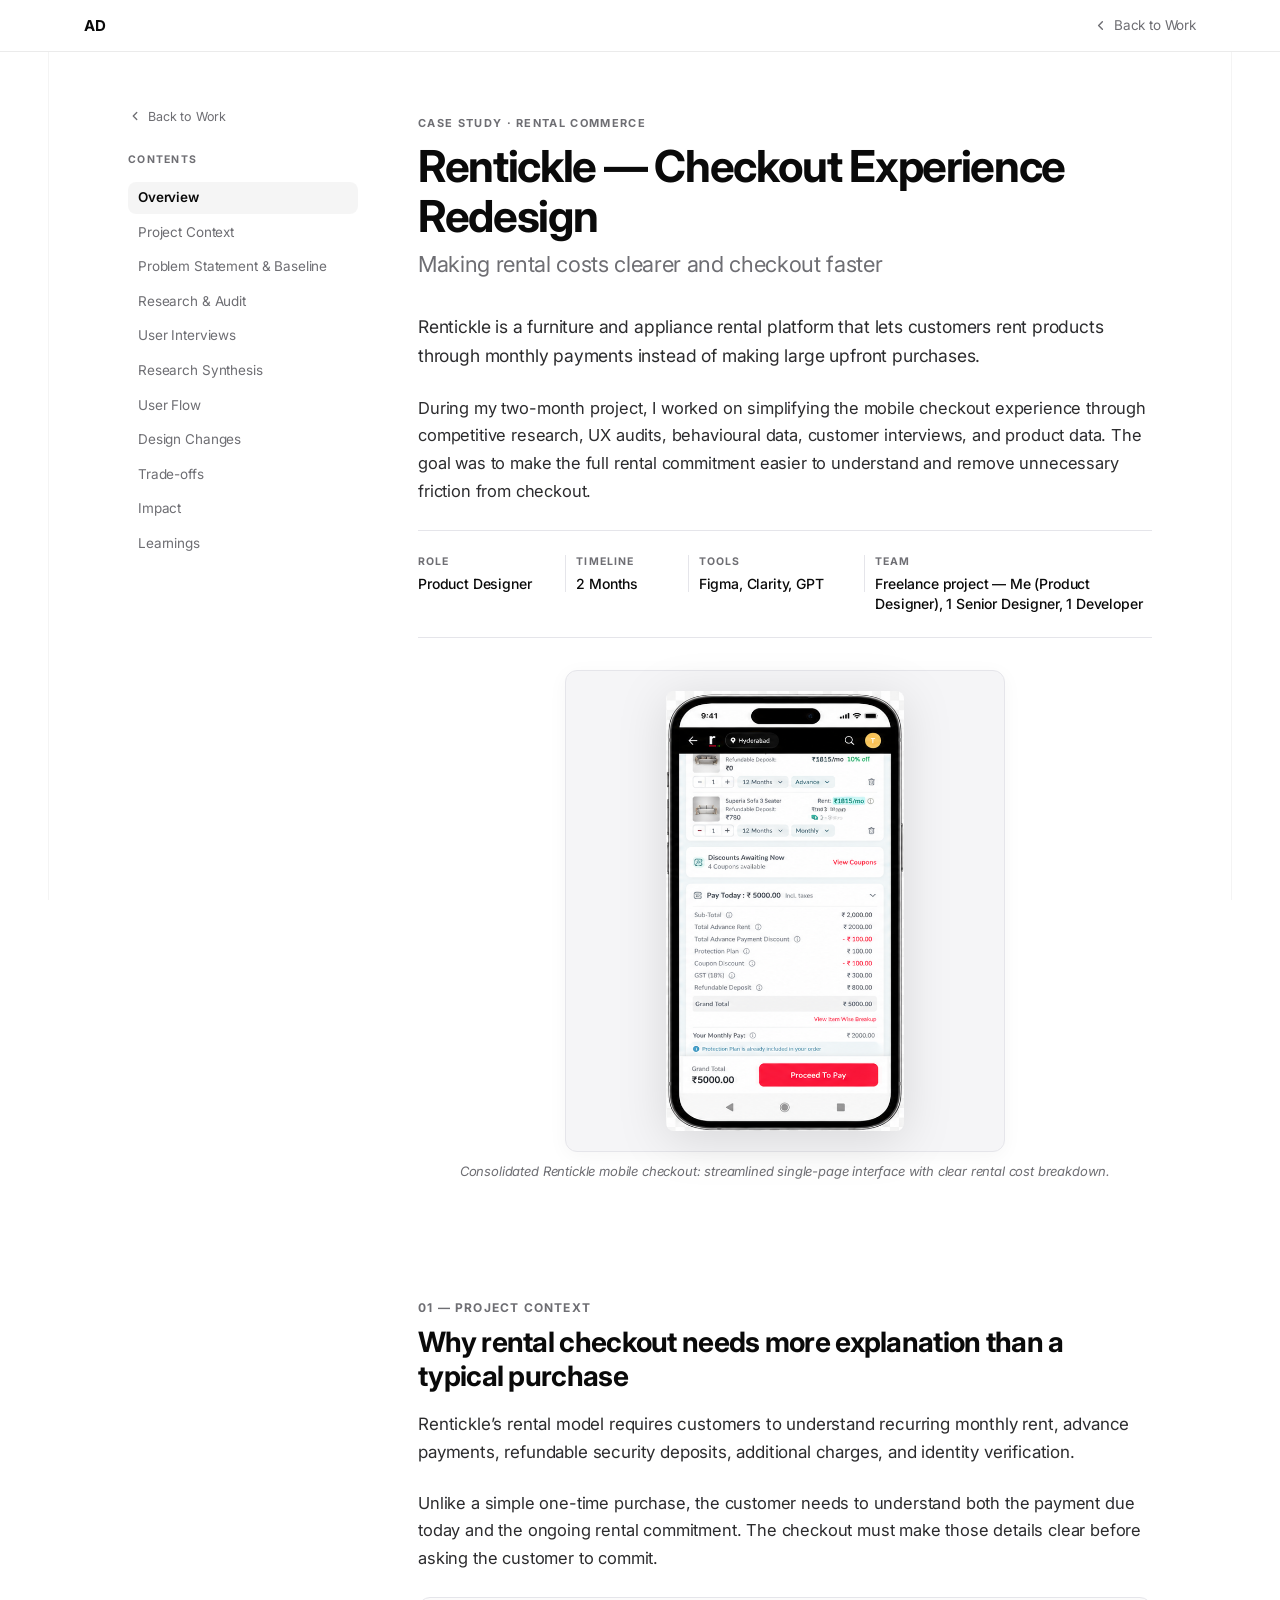
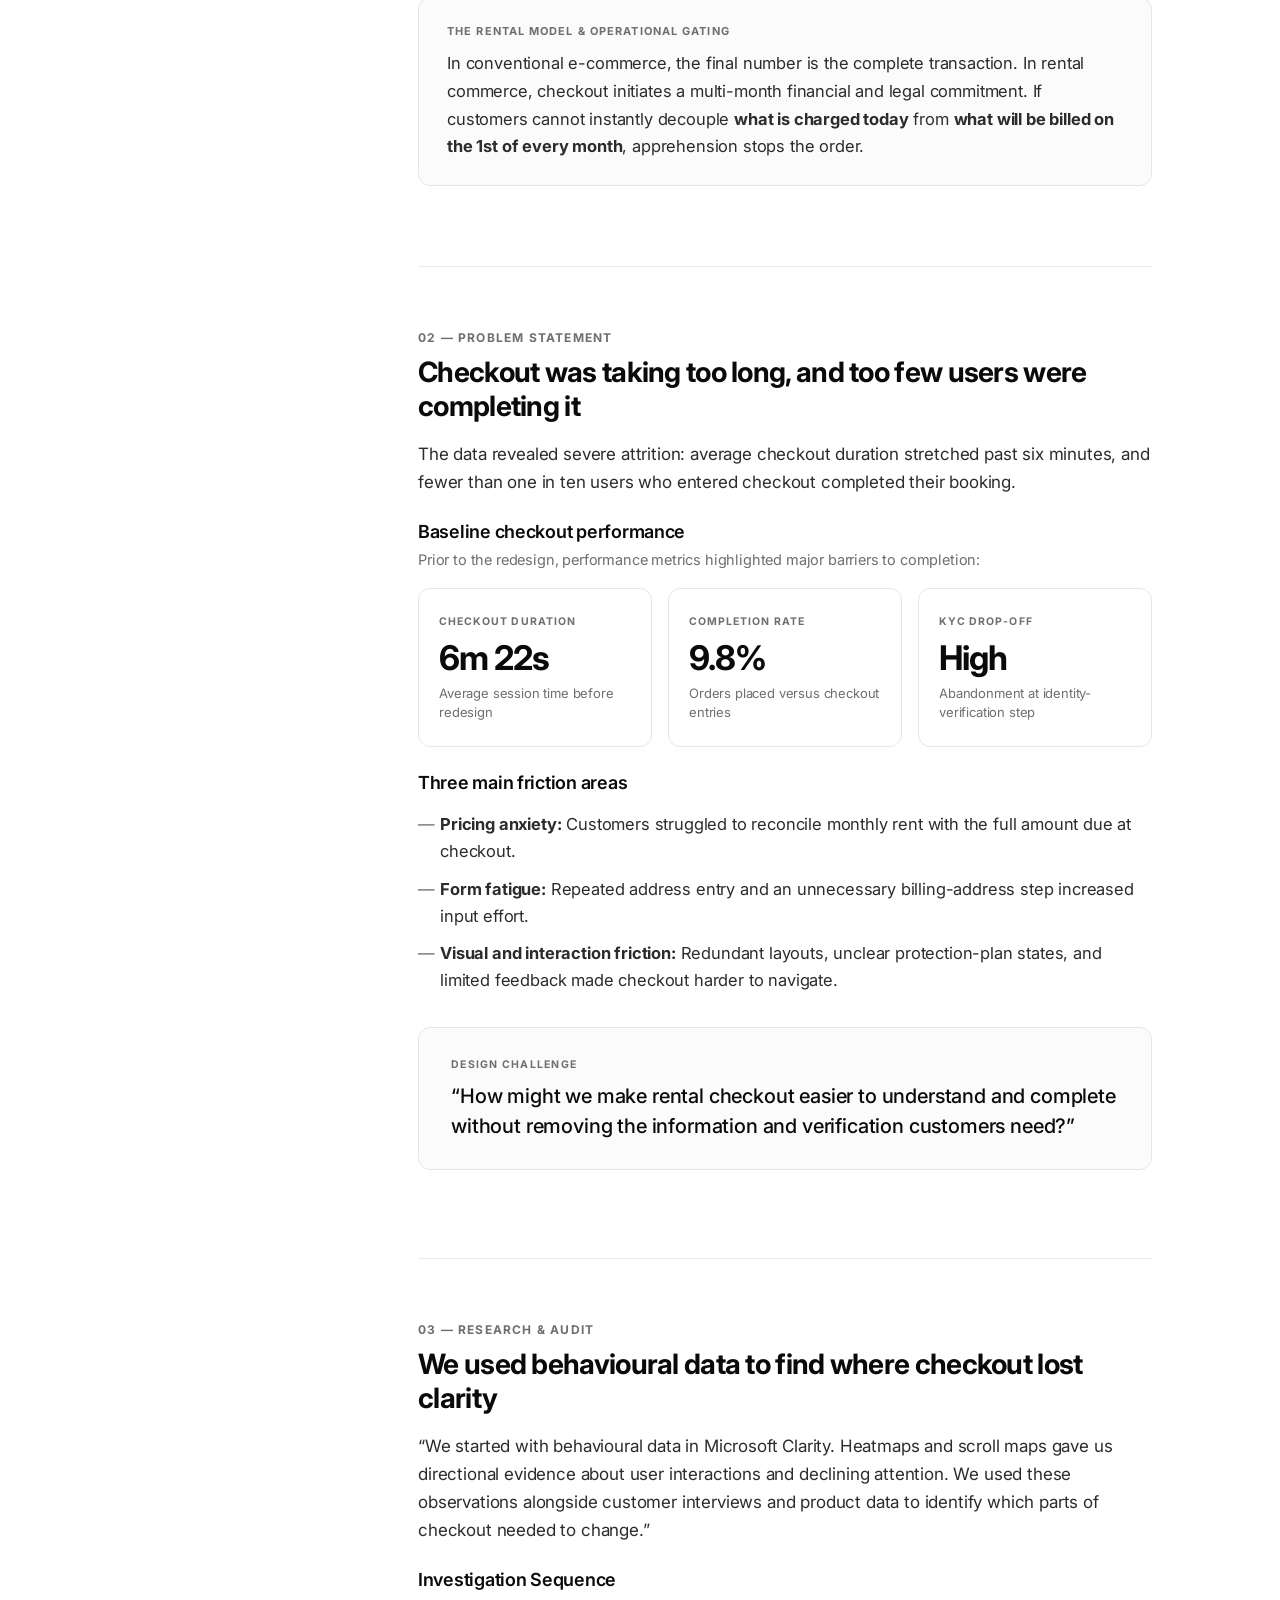
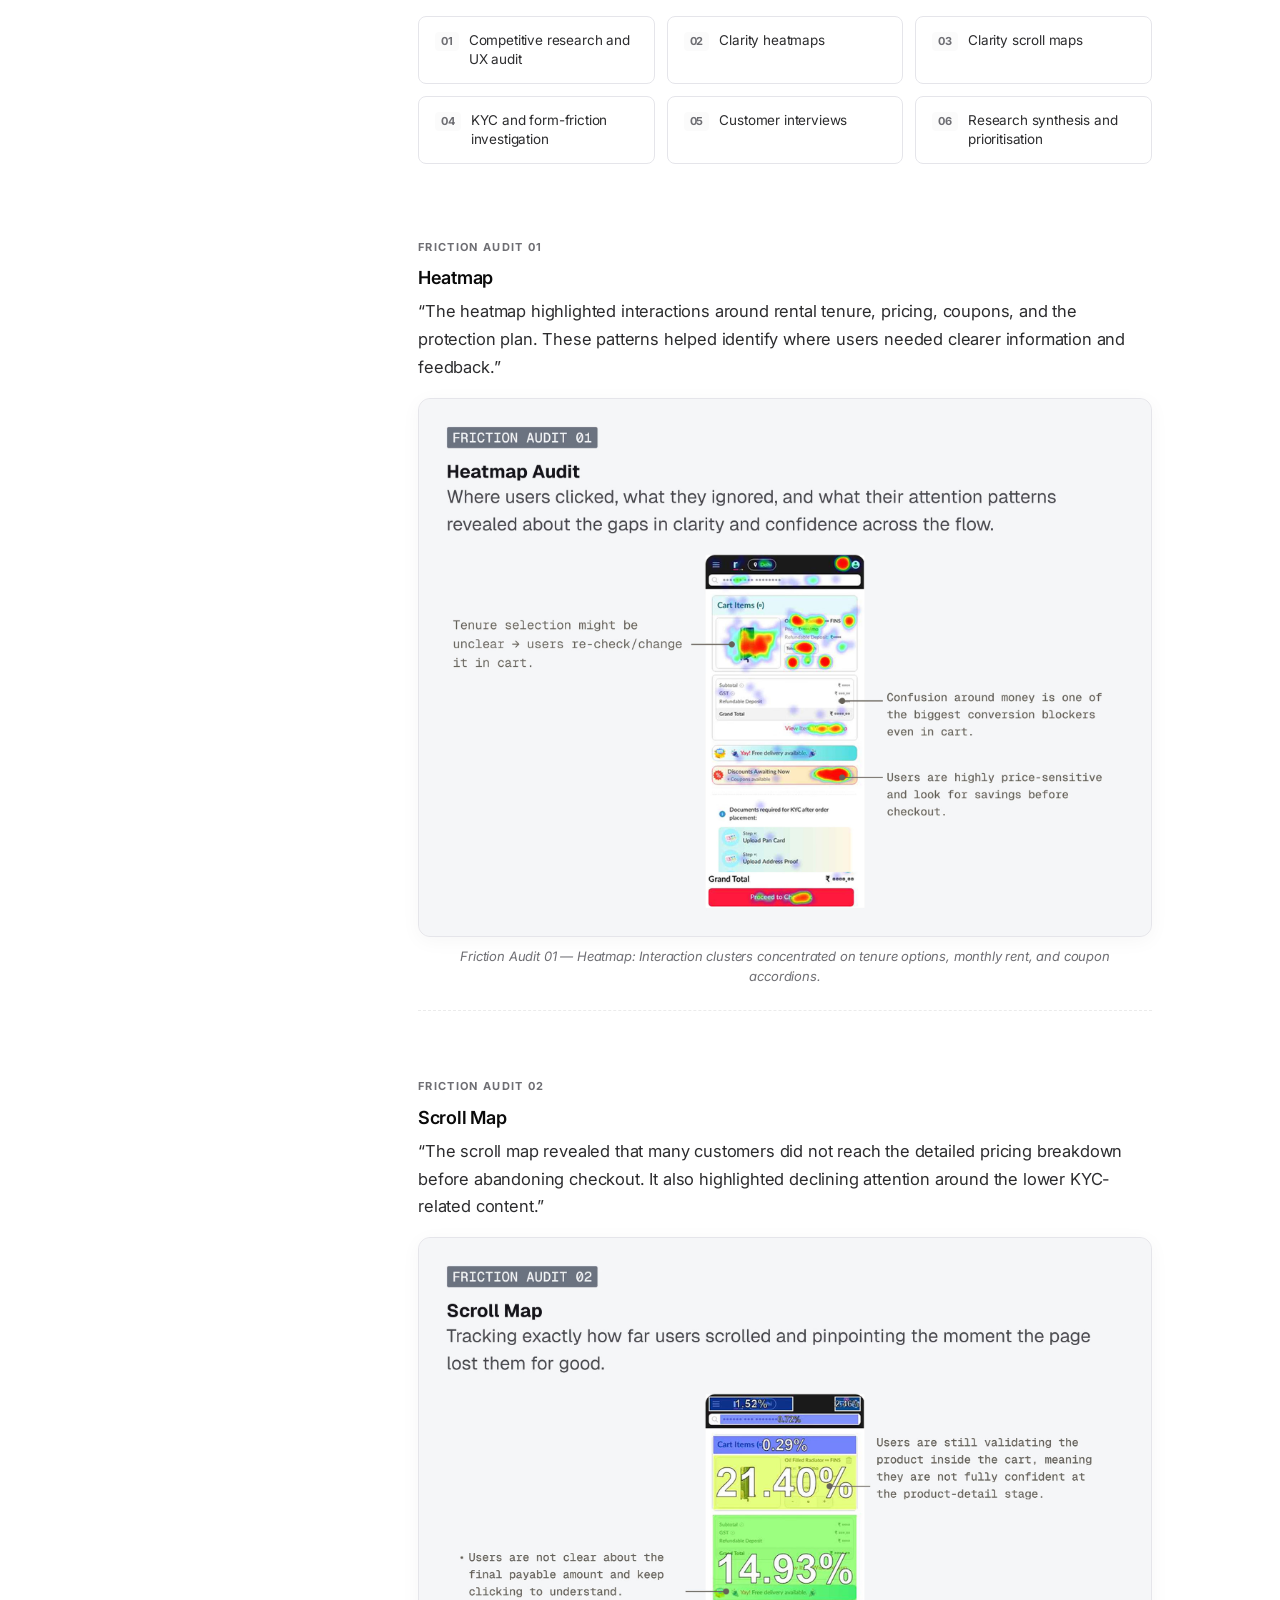
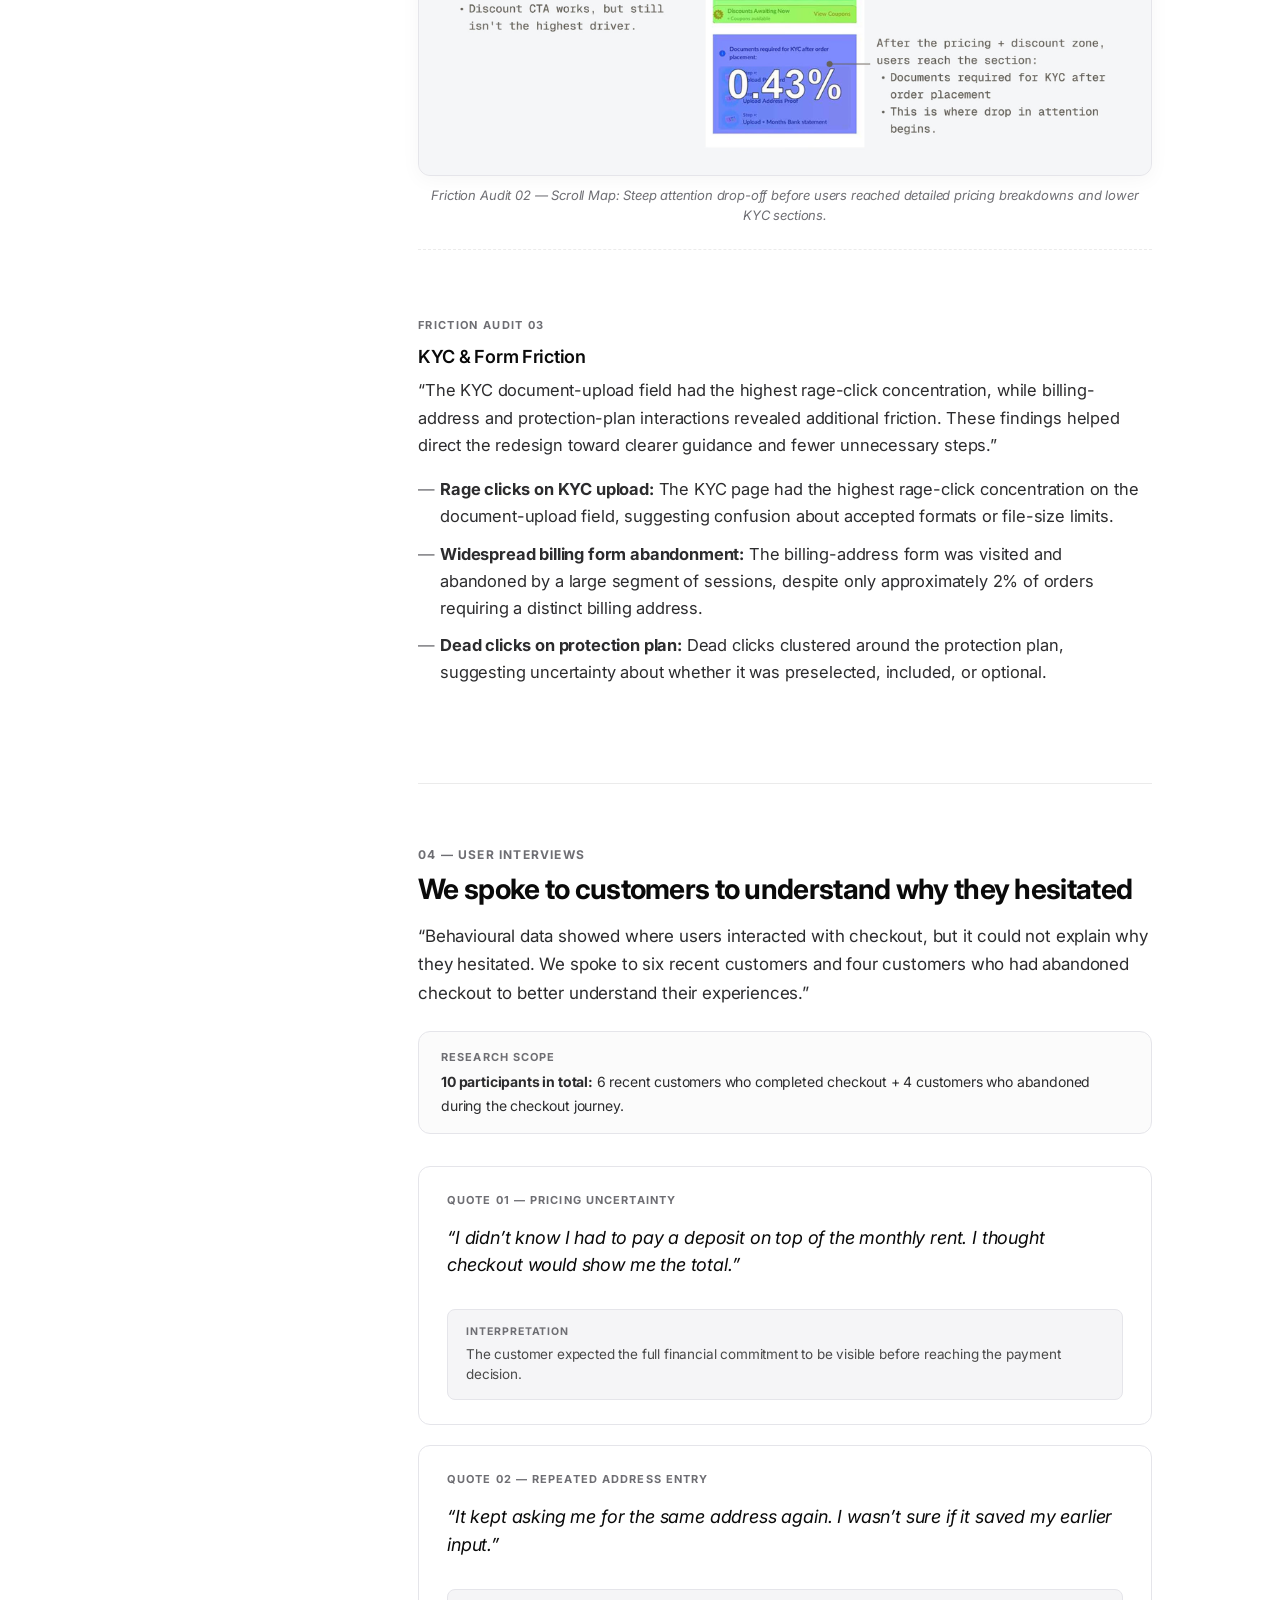
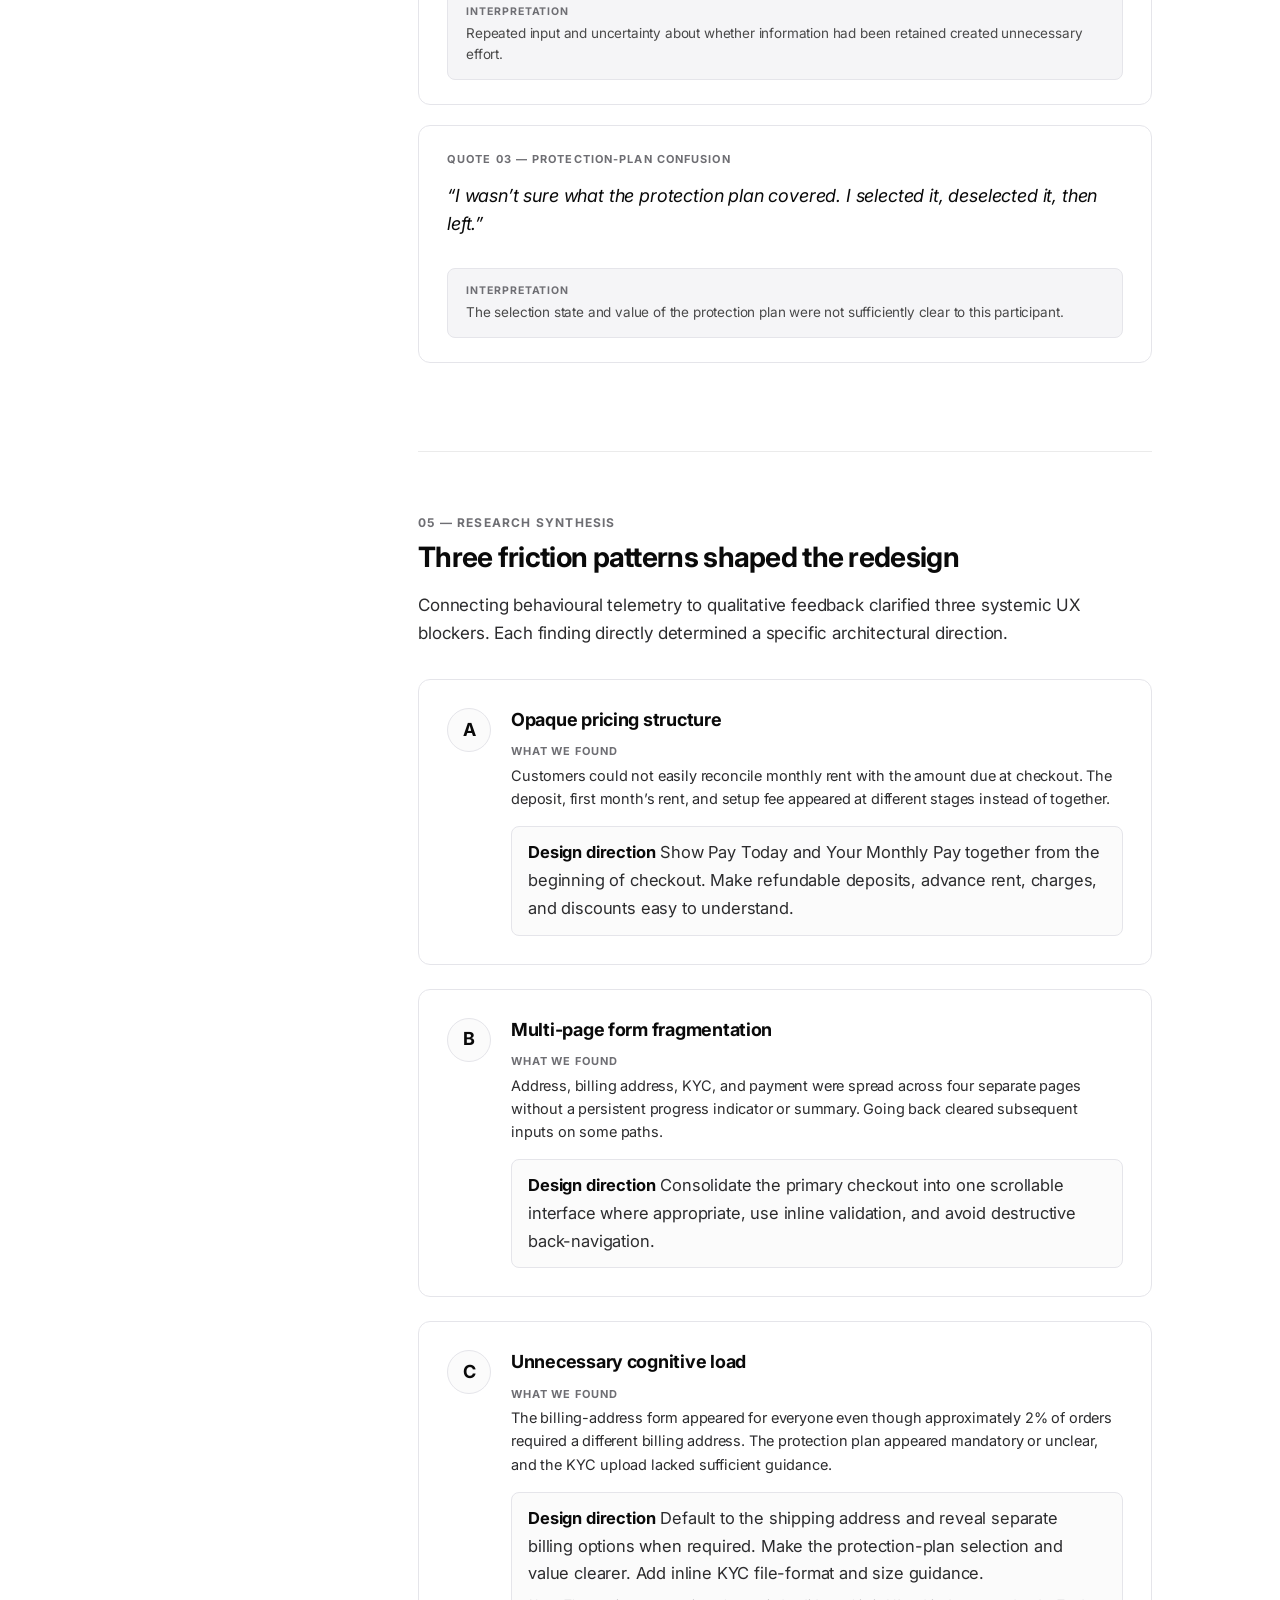
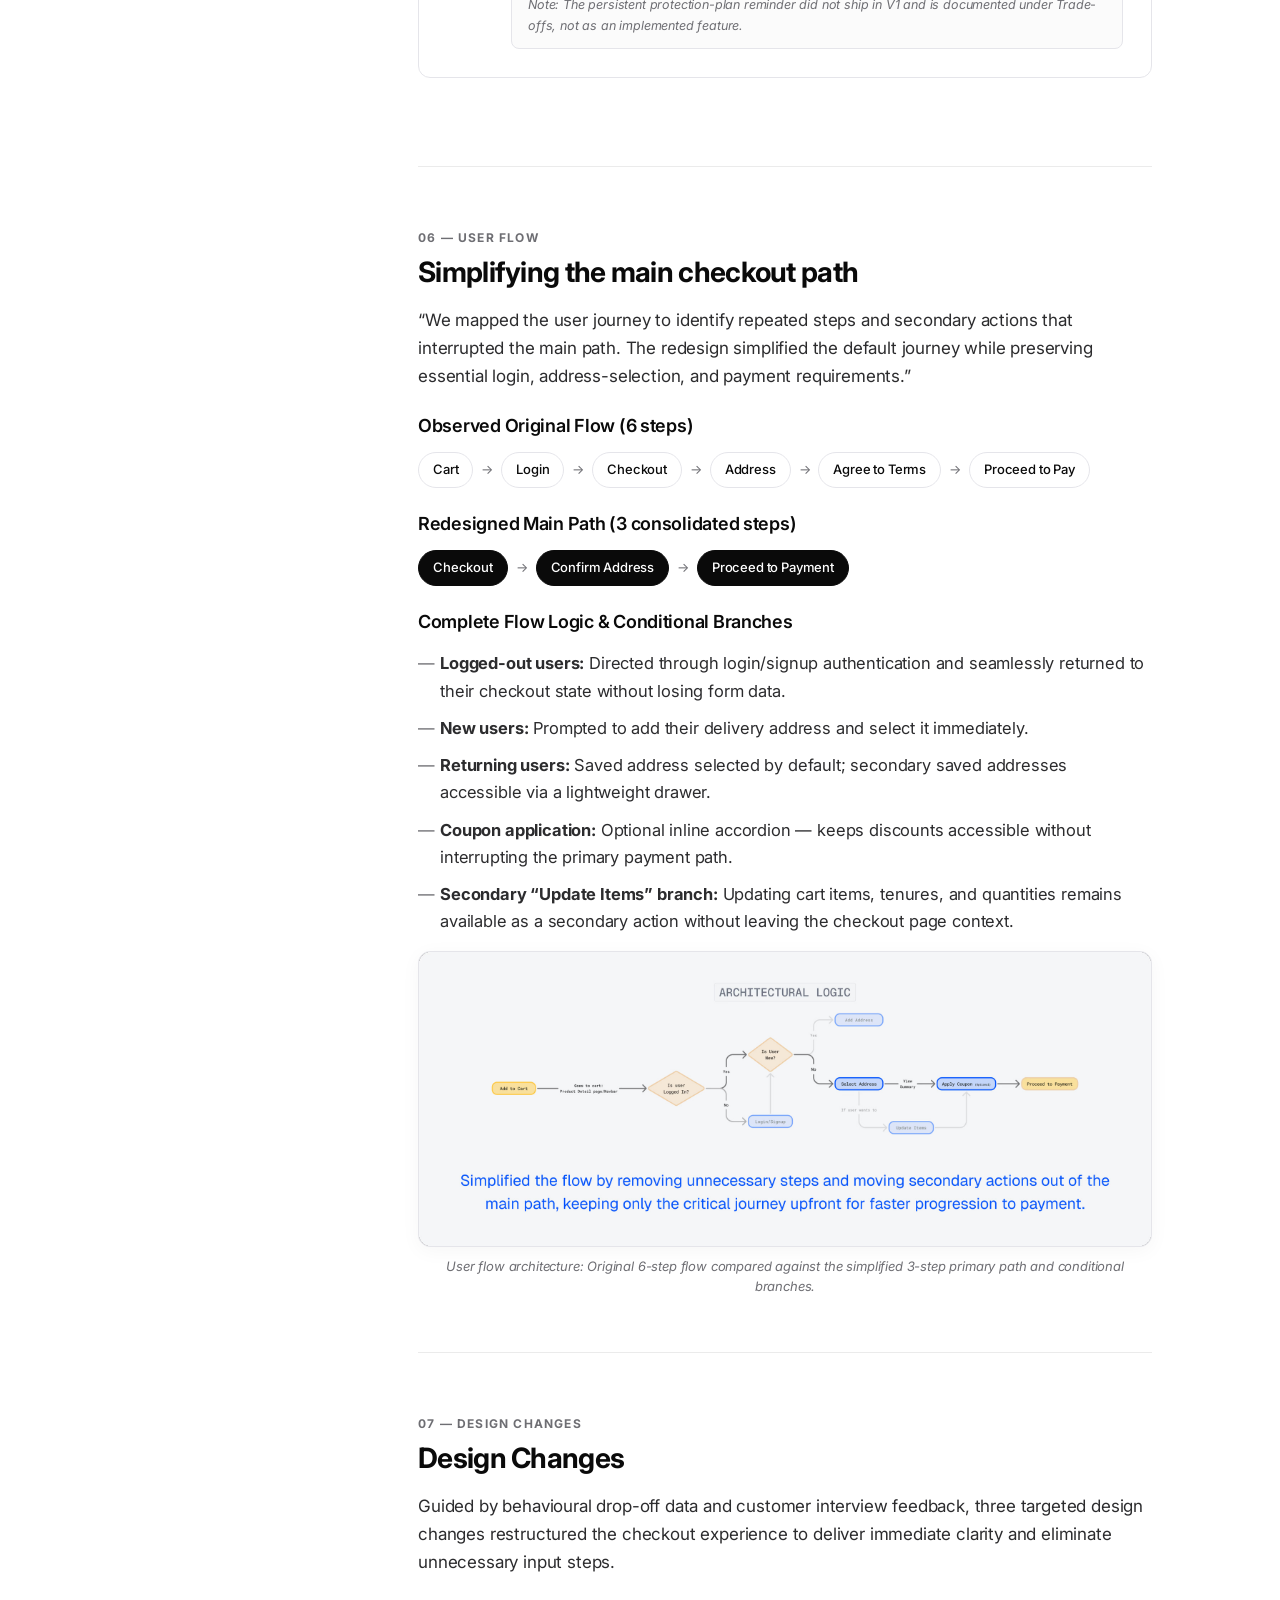
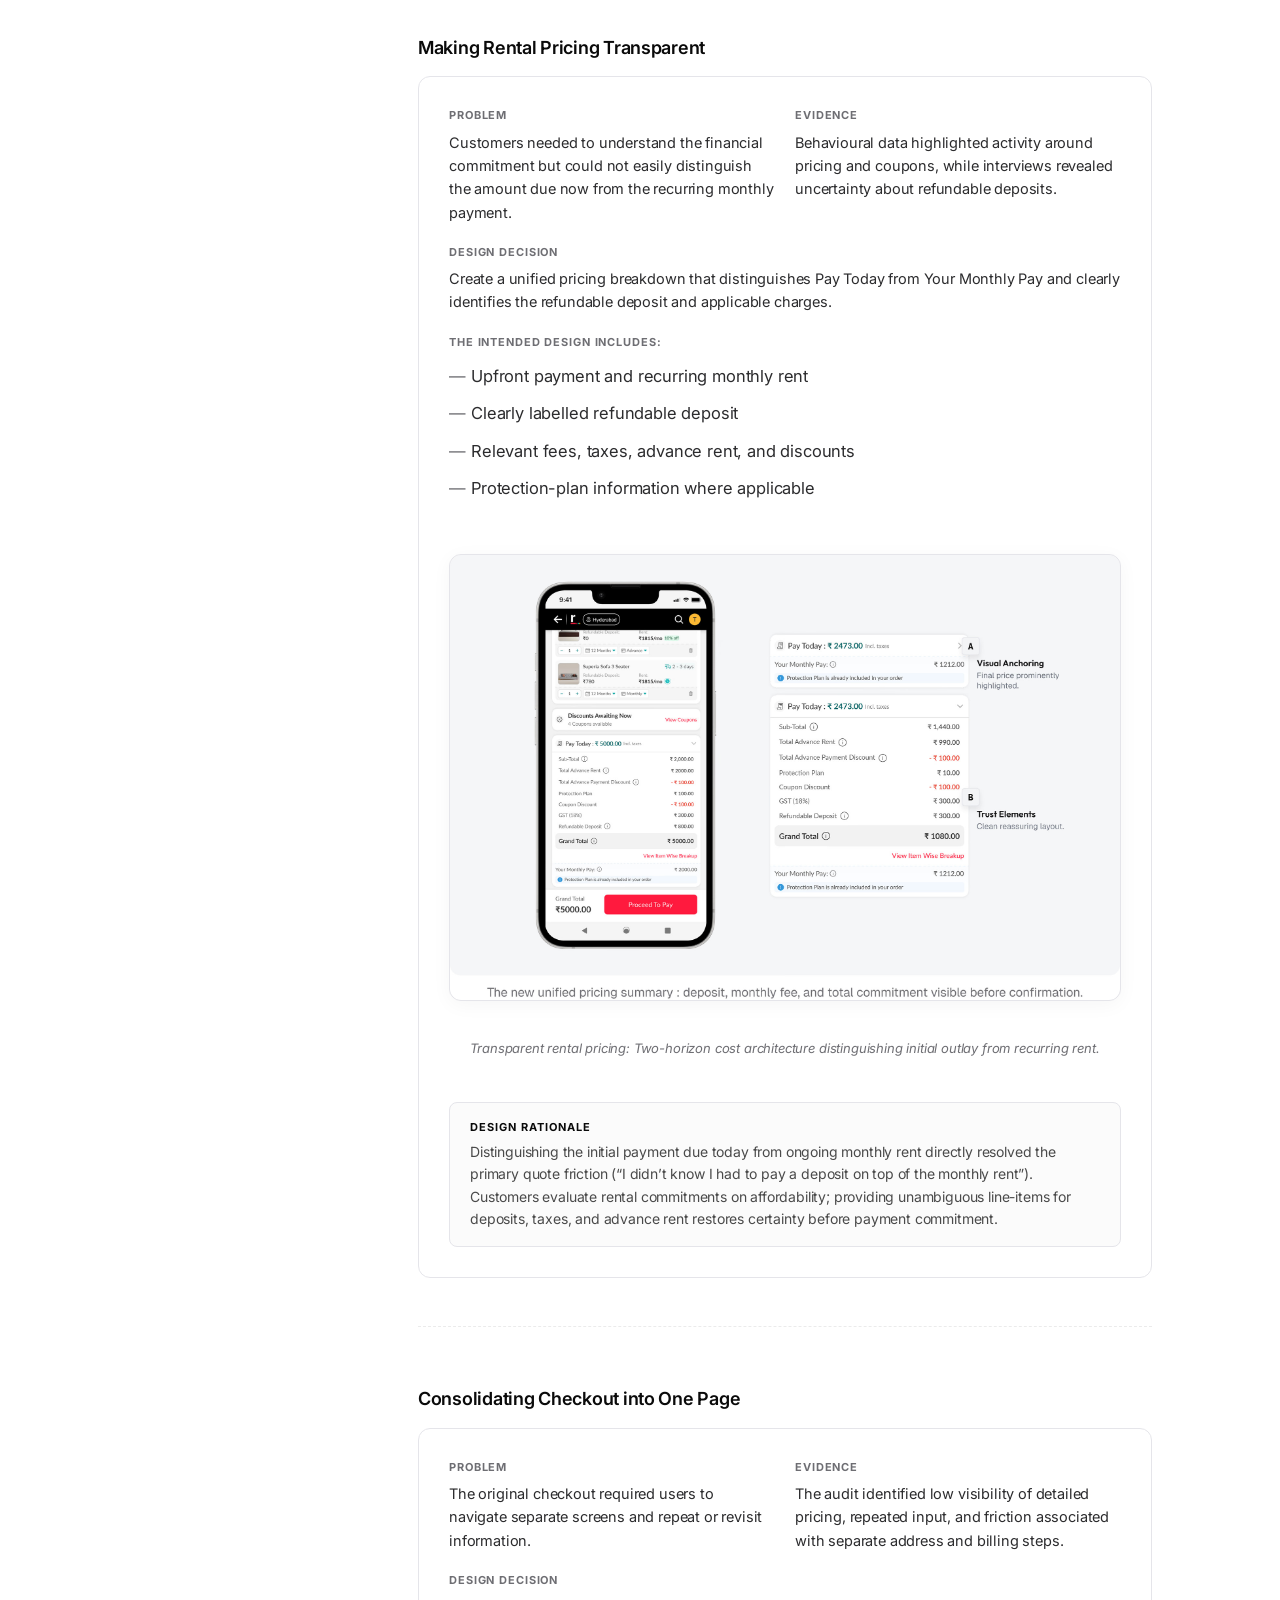
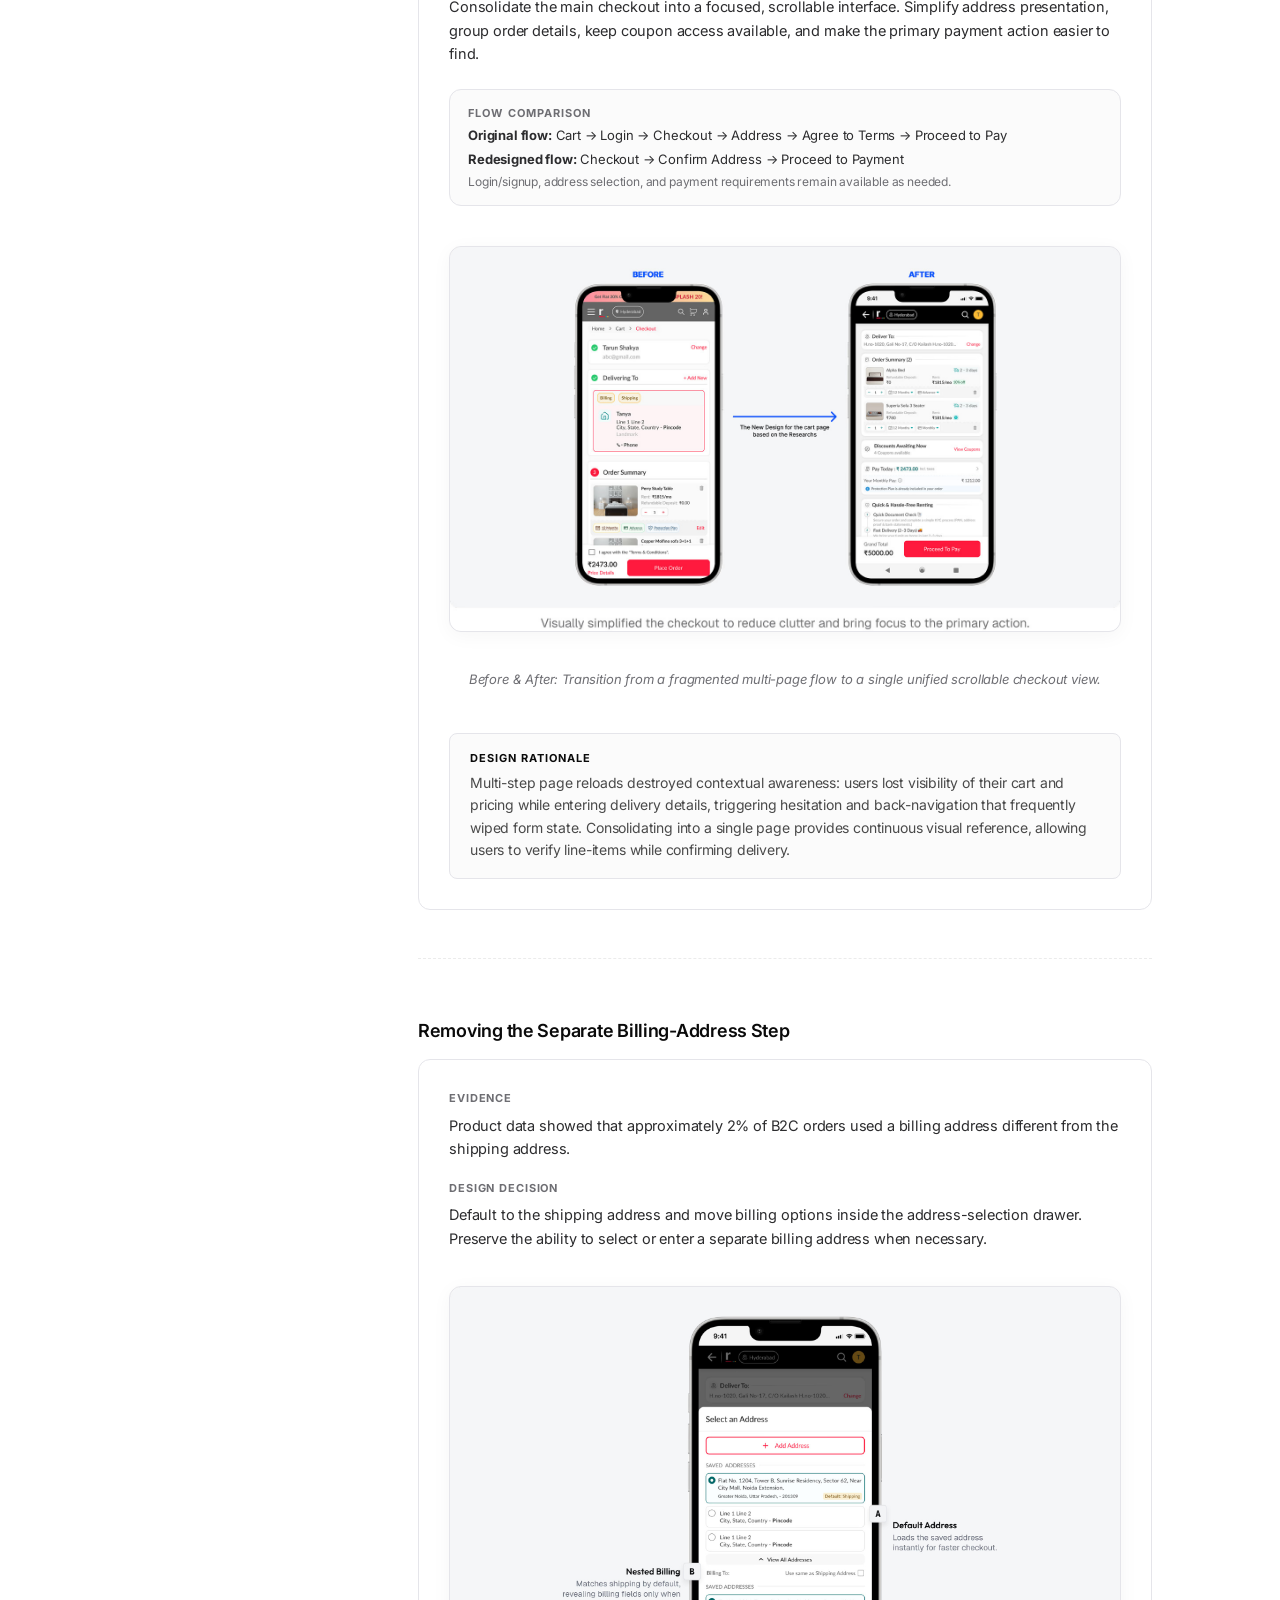
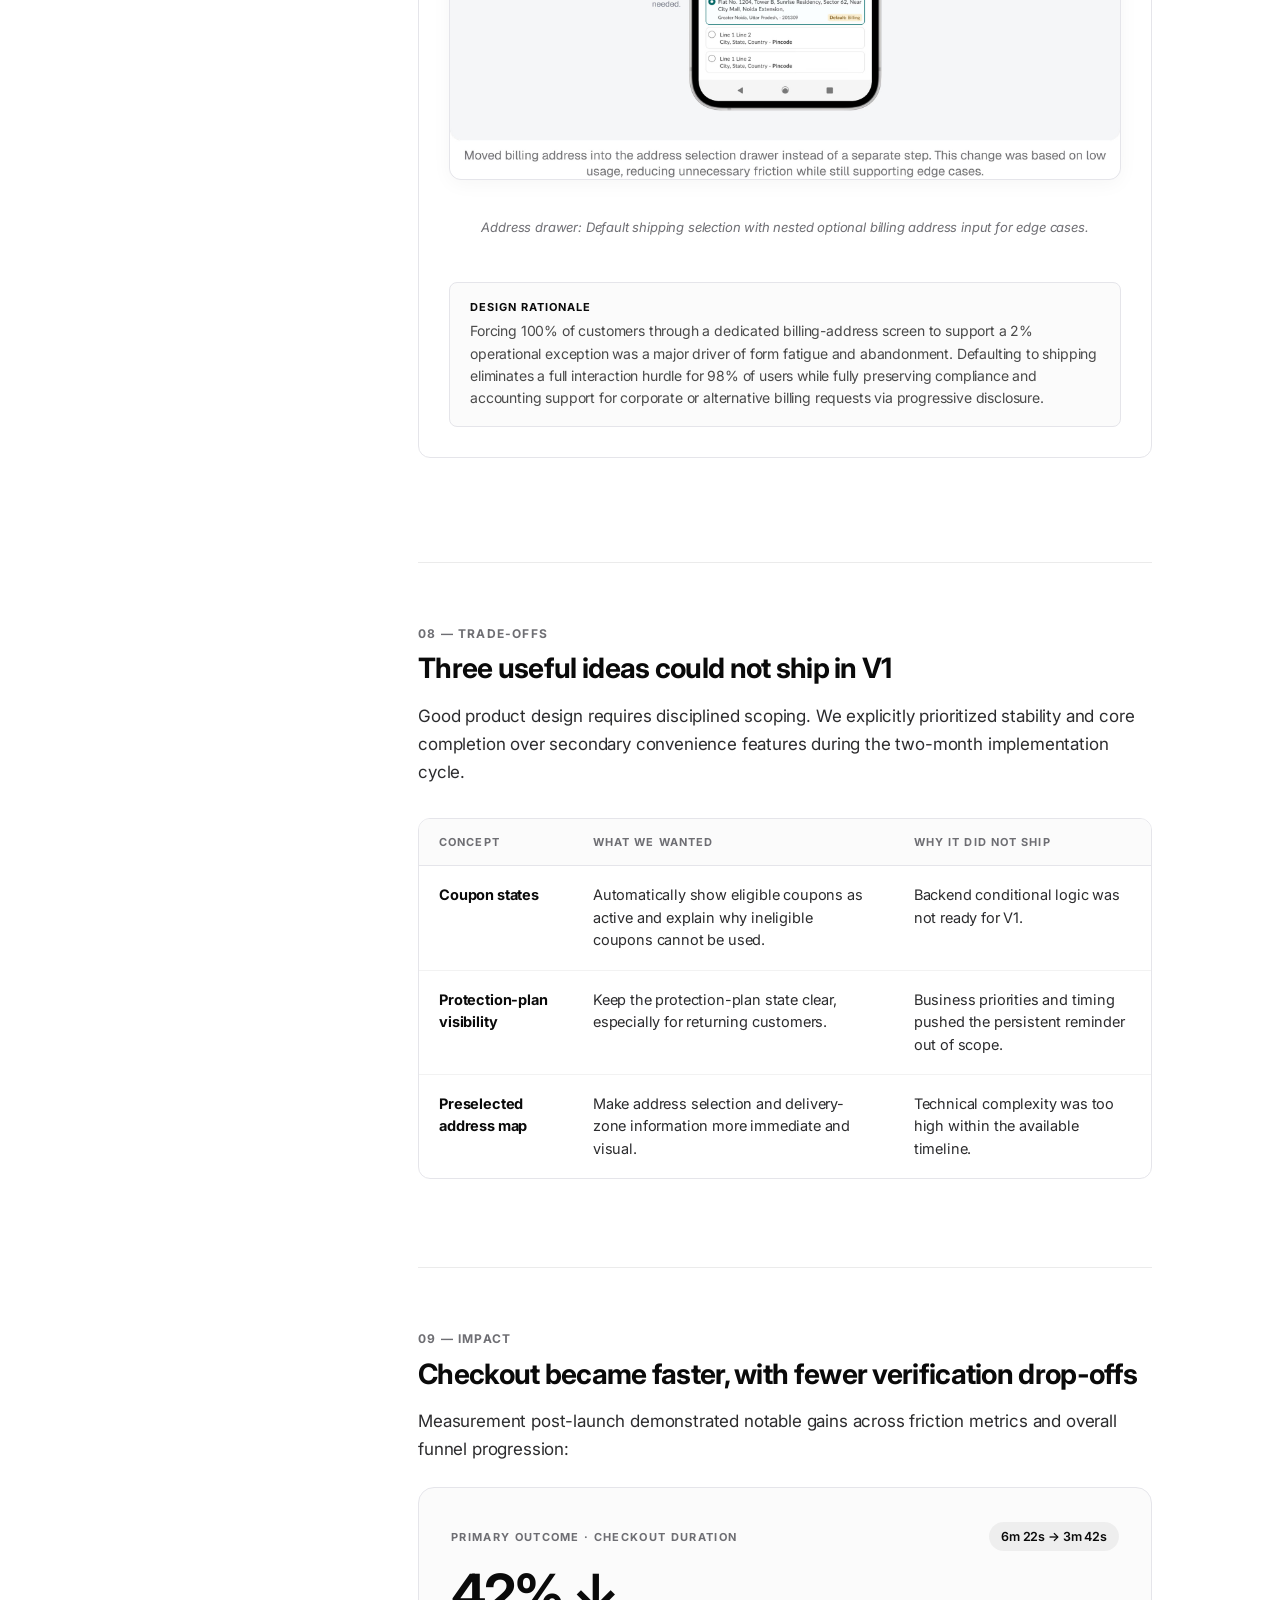
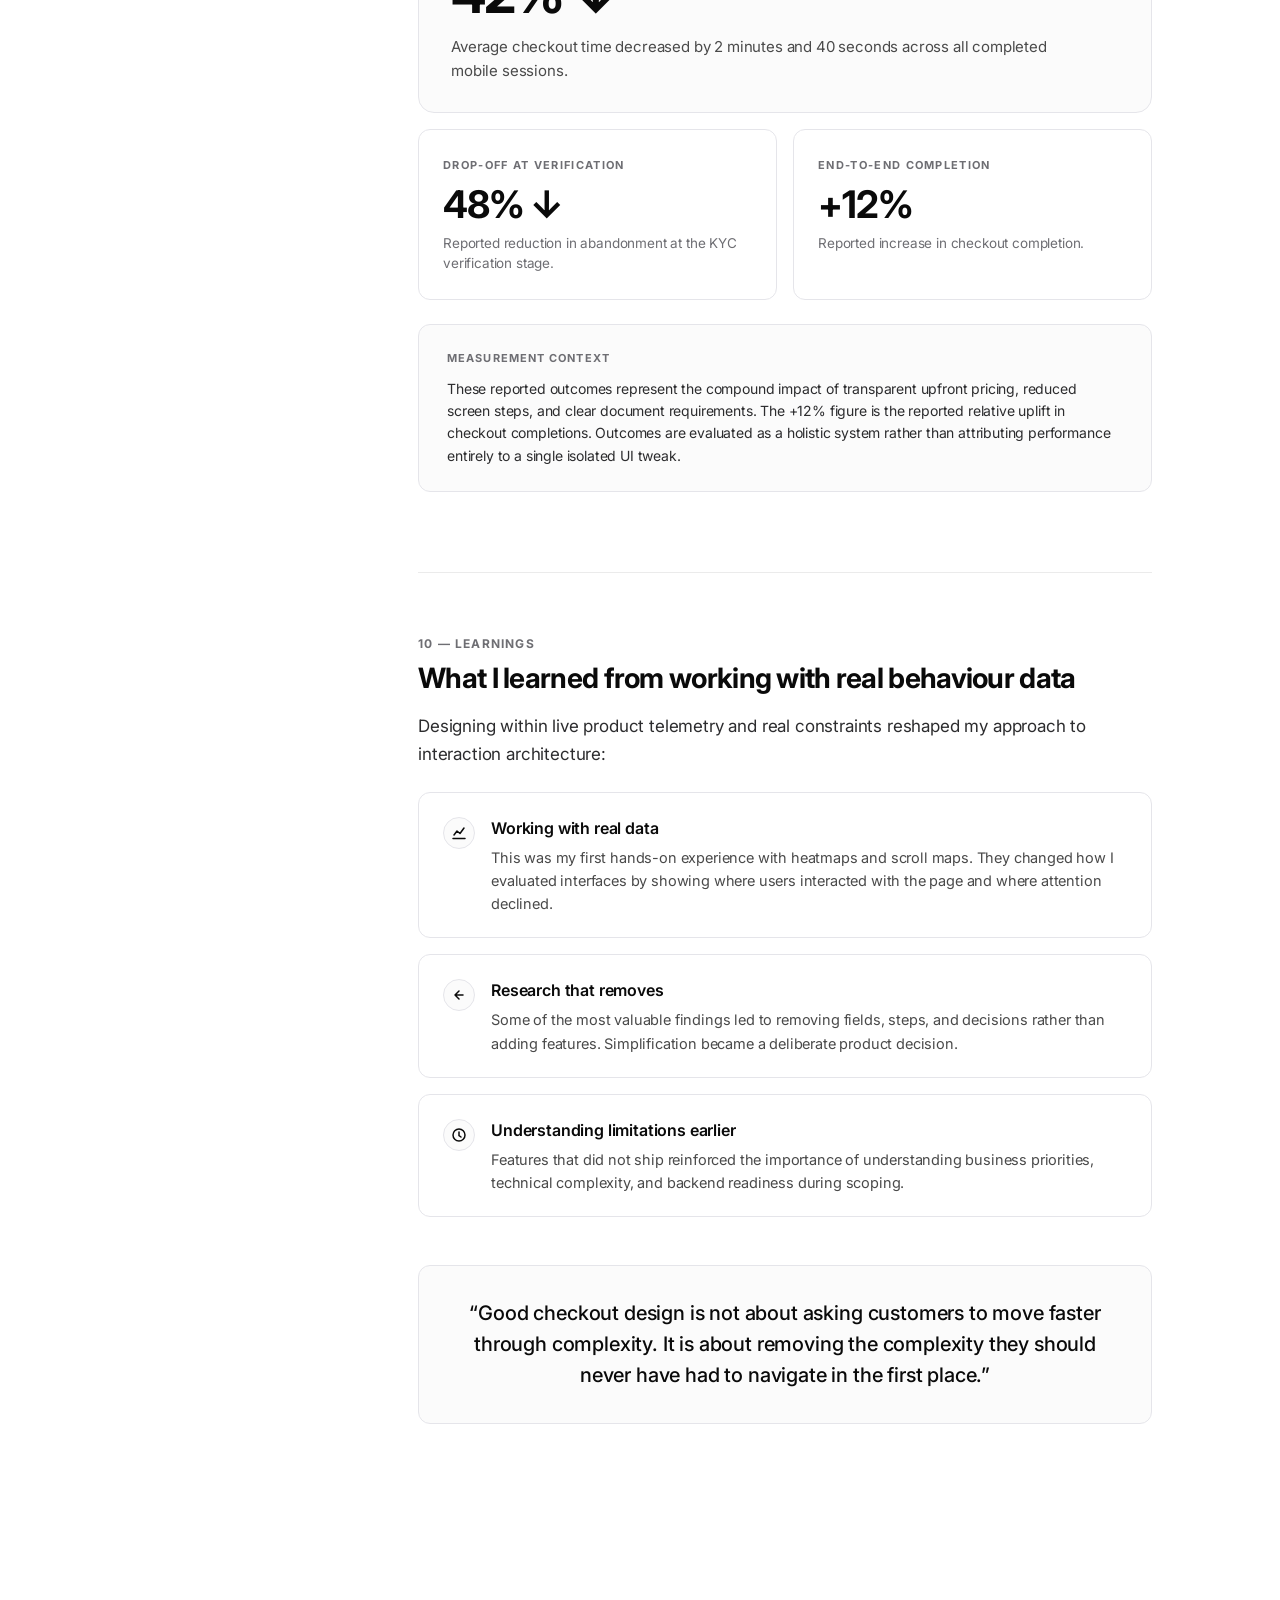
<file: Amit dezin/work/rentickle/index.html>
<!DOCTYPE html>
<html lang="en">
<head>
  <meta charset="UTF-8">
  <meta name="viewport" content="width=device-width, initial-scale=1.0">
  <title>Rentickle — Checkout Experience Redesign · Case Study · Amit Dezin</title>
  <meta name="description" content="Rentickle mobile checkout redesign: How behavioural data and user research led to clearer rental costs, a 42% reduction in checkout duration, and a 12% lift in completion.">
  <link rel="icon" type="image/svg+xml" href="data:image/svg+xml,<svg xmlns='http://www.w3.org/2000/svg' viewBox='0 0 32 32' fill='none'><rect width='32' height='32' rx='8' fill='%230a0a0a'/><text x='16' y='22' text-anchor='middle' font-family='system-ui' font-size='16' font-weight='600' fill='white'>AD</text></svg>">
  <link rel="preconnect" href="https://fonts.googleapis.com">
  <link rel="preconnect" href="https://fonts.gstatic.com" crossorigin>
  <link href="https://fonts.googleapis.com/css2?family=Inter:wght@300;400;500;600;700&display=swap" rel="stylesheet">
  <style>
    /* ══ DESIGN SYSTEM TOKENS (Main Portfolio Grayscale System) ════════ */
    :root {
      --color-primary: #0a0a0a;
      --color-ink: #0a0a0a;
      --color-ink-secondary: #4a4a4a;
      --color-muted: #6e6e73;
      --color-hairline: rgba(0, 0, 0, 0.08);
      --color-hairline-solid: #e5e5ea;
      --color-canvas: #fbfbfb;
      --color-canvas-card: #ffffff;
      --color-canvas-subtle: #f5f5f7;
      --color-white: #ffffff;
      --color-accent-subtle: rgba(0, 0, 0, 0.04);
      --sp-xxs: 4px;
      --sp-xs: 8px;
      --sp-sm: 12px;
      --sp-md: 16px;
      --sp-lg: 24px;
      --sp-xl: 32px;
      --sp-xxl: 48px;
      --sp-section: 64px;
      --radius-pill: 9999px;
      --radius-lg: 16px;
      --radius-md: 12px;
      --radius-sm: 8px;
      --font-body: -apple-system, BlinkMacSystemFont, "Inter", "Helvetica Neue", sans-serif;
      --page-margin: 48px;
      --nav-height: 52px;
    }

    @media (max-width: 1024px) { :root { --page-margin: 38px; } }
    @media (max-width: 600px)  { :root { --page-margin: 20px; } }

    *, *::before, *::after { box-sizing: border-box; margin: 0; padding: 0; }

    html {
      scroll-behavior: smooth;
      color: var(--color-ink);
      background-color: var(--color-white);
    }

    body {
      font-family: var(--font-body);
      font-size: clamp(15.5px, 0.2vw + 14.5px, 16.5px);
      font-weight: 400;
      line-height: 1.68;
      letter-spacing: -0.01em;
      color: #2c2c2e;
      background: var(--color-white);
      -webkit-font-smoothing: antialiased;
      -moz-osx-font-smoothing: grayscale;
      overflow-x: hidden;
    }

    /* Edge alignment hairlines (desktop only) */
    .edge-grid { position: fixed; inset: 0; pointer-events: none; z-index: 0; }
    .grid-line { position: absolute; top: 0; bottom: 0; width: 1px; background: rgba(0,0,0,0.045); }
    .grid-line.left  { left: var(--page-margin); }
    .grid-line.right { right: var(--page-margin); }
    @media (max-width: 680px) { .edge-grid { display: none; } }

    /* Top Sticky Navigation Bar */
    .nav-bar {
      position: fixed; top: 0; left: 0; right: 0; z-index: 1005;
      height: var(--nav-height); padding: 0 var(--page-margin);
      display: flex; align-items: center;
      backdrop-filter: blur(24px) saturate(180%);
      -webkit-backdrop-filter: blur(24px) saturate(180%);
      background: rgba(255, 255, 255, 0.85);
      border-bottom: 1px solid var(--color-hairline);
    }
    .nav-inner {
      width: 100%; max-width: 1120px; margin: 0 auto;
      display: flex; align-items: center; justify-content: space-between;
    }
    .nav-logo {
      font-size: 15px; font-weight: 700; letter-spacing: -0.5px;
      color: var(--color-ink); text-decoration: none;
      display: inline-flex; align-items: center; min-height: 44px; padding: 0 4px;
    }
    .nav-back {
      font-size: 13.5px; font-weight: 400; color: var(--color-muted);
      text-decoration: none; display: flex; align-items: center;
      gap: 6px; transition: color 0.2s ease; min-height: 44px; padding: 0 4px;
    }
    .nav-back:hover { color: var(--color-ink); }

    /* Page Layout */
    .page-wrapper {
      padding-top: var(--nav-height);
      position: relative;
      z-index: 1;
    }

    .cs-layout {
      display: grid;
      grid-template-columns: 230px minmax(0, 840px);
      gap: 0 60px;
      align-items: start;
      max-width: 1120px;
      margin: 0 auto;
      padding: 0 var(--page-margin);
    }

    @media (max-width: 1060px) {
      .cs-layout { grid-template-columns: minmax(0, 1fr); gap: 0; }
      .cs-sidebar { display: none; }
    }

    /* ══ SIDEBAR NAVIGATION (Minimalist Editorial Grayscale System) ═══ */
    .cs-sidebar {
      position: sticky;
      top: 72px;
      max-height: calc(100vh - 84px);
      overflow-y: auto;
      padding: var(--sp-xl) 0 var(--sp-xxl);
      scrollbar-width: none;
    }
    .cs-sidebar::-webkit-scrollbar { display: none; }

    .sidebar-back {
      display: inline-flex; align-items: center; gap: 6px;
      font-size: 12.5px; color: var(--color-muted); text-decoration: none;
      margin-bottom: var(--sp-lg); transition: color 0.15s ease;
    }
    .sidebar-back:hover { color: var(--color-ink); }

    .toc-title {
      font-size: 10.5px; font-weight: 700; letter-spacing: 0.12em;
      text-transform: uppercase; color: var(--color-muted);
      margin-bottom: 14px; display: block;
    }

    .toc-nav {
      list-style: none; display: flex; flex-direction: column; gap: 3px;
    }
    .toc-item { display: flex; flex-direction: column; }

    /* Editorial link style: clean typography, soft hover, distinct active state */
    .toc-link {
      display: block;
      font-size: 13.5px;
      font-weight: 400;
      color: #6e6e73;
      text-decoration: none;
      padding: 6px 10px;
      border-radius: var(--radius-sm);
      transition: color 0.18s ease, background-color 0.18s ease;
      line-height: 1.45;
      letter-spacing: -0.01em;
    }
    .toc-link:hover {
      color: var(--color-ink);
      background-color: rgba(0, 0, 0, 0.025);
    }
    .toc-link.active {
      color: var(--color-ink);
      font-weight: 600;
      background-color: var(--color-accent-subtle);
    }

    /* ══ MAIN ARTICLE COLUMN ════════════════════════════════════════════ */
    .cs-article {
      min-width: 0;
      padding-bottom: var(--sp-section);
    }

    /* Section Structure & Scroll Offset */
    .cs-section {
      padding: 56px 0;
      border-bottom: 1px solid var(--color-hairline);
      scroll-margin-top: 68px;
    }
    .cs-section:last-of-type { border-bottom: none; }

    .cs-sub-section {
      padding: 36px 0 24px;
      scroll-margin-top: 72px;
    }
    .cs-sub-section:not(:last-child) {
      border-bottom: 1px dashed rgba(0, 0, 0, 0.08);
      margin-bottom: 24px;
    }

    /* ══ TYPOGRAPHY SCALE & VISUAL HIERARCHY ═════════════════════════════ */
    .eyebrow {
      display: inline-block;
      font-size: 11px;
      font-weight: 700;
      letter-spacing: 0.12em;
      text-transform: uppercase;
      color: var(--color-muted);
      margin-bottom: 10px;
    }
    .section-number {
      font-size: 12px;
      font-weight: 700;
      letter-spacing: 0.1em;
      text-transform: uppercase;
      color: var(--color-muted);
      margin-bottom: 8px;
      display: inline-block;
    }

    /* Primary Title */
    .cs-title {
      font-size: clamp(32px, 3.8vw, 44px);
      font-weight: 700;
      line-height: 1.12;
      letter-spacing: -0.03em;
      color: var(--color-ink);
      margin-bottom: 8px;
    }

    /* Supporting Subtitle: small, elegant, distinct hierarchy */
    .cs-subtitle {
      font-size: clamp(18px, 1.5vw + 10px, 22px);
      font-weight: 400;
      line-height: 1.45;
      letter-spacing: -0.015em;
      color: var(--color-muted);
      margin-bottom: var(--sp-xl);
    }

    /* Standfirst & Body Text */
    .cs-standfirst {
      font-size: clamp(16px, 0.3vw + 14px, 17.5px);
      font-weight: 400;
      line-height: 1.65;
      color: #2c2c2e;
      letter-spacing: -0.01em;
      margin-bottom: var(--sp-lg);
    }

    .section-heading {
      font-size: clamp(22px, 2.4vw, 28px);
      font-weight: 700;
      line-height: 1.2;
      letter-spacing: -0.025em;
      color: var(--color-ink);
      margin-bottom: var(--sp-md);
    }

    .sub-heading {
      font-size: clamp(16px, 1.4vw + 10px, 18px);
      font-weight: 600;
      line-height: 1.35;
      letter-spacing: -0.015em;
      color: var(--color-ink);
      margin: var(--sp-lg) 0 var(--sp-xs);
    }

    .intro-paragraph {
      font-size: clamp(16px, 0.3vw + 14px, 17px);
      line-height: 1.65;
      color: #2c2c2e;
      margin-bottom: var(--sp-lg);
    }

    p { margin-bottom: var(--sp-md); }
    p:last-child { margin-bottom: 0; }

    /* ══ EDITORIAL ASSET FRAMES ══════════════════════════════════════════ */
    .cs-image-frame {
      margin: var(--sp-md) 0 var(--sp-xs);
      border-radius: var(--radius-md);
      overflow: hidden;
      border: 1px solid var(--color-hairline-solid);
      background: var(--color-canvas-subtle);
      box-shadow: 0 4px 20px rgba(0, 0, 0, 0.04);
    }
    .cs-image-frame img {
      display: block;
      width: 100%;
      height: auto;
      border-radius: calc(var(--radius-md) - 1px);
    }
    .cs-image-caption {
      font-size: 13px;
      color: var(--color-muted);
      font-style: italic;
      text-align: center;
      margin: 10px 0 var(--sp-lg);
      padding: 0 var(--sp-sm);
      line-height: 1.5;
    }

    /* Overview Section Portrait Device Frame */
    .overview-hero-frame {
      max-width: 440px;
      margin: var(--sp-xl) auto var(--sp-xs);
      background: var(--color-canvas-subtle);
      border: 1px solid var(--color-hairline-solid);
      border-radius: var(--radius-md);
      padding: 20px 16px;
      display: flex;
      justify-content: center;
      align-items: center;
      box-shadow: 0 4px 20px rgba(0, 0, 0, 0.04);
    }
    .overview-hero-frame img {
      max-height: 440px;
      width: auto;
      max-width: 100%;
      object-fit: contain;
      display: block;
      margin: 0 auto;
      border-radius: var(--radius-sm);
      filter: drop-shadow(0 8px 24px rgba(0, 0, 0, 0.12));
    }

    /* ══ COMPONENTS & EDITORIAL MODULES ═════════════════════════════════ */

    /* Project Metadata Strip (Strictly 4 Columns with Balanced Proportions) */
    .meta-strip {
      display: grid;
      grid-template-columns: 1.15fr 0.85fr 1.3fr 2.3fr;
      gap: 20px;
      padding: 22px 0;
      margin: var(--sp-lg) 0 var(--sp-xl);
      border-top: 1px solid var(--color-hairline-solid);
      border-bottom: 1px solid var(--color-hairline-solid);
      align-items: start;
    }
    .meta-item {
      display: flex;
      flex-direction: column;
      gap: 4px;
      position: relative;
    }
    .meta-item:not(:last-child)::after {
      content: ""; position: absolute; top: 2px; bottom: 2px; right: -10px;
      width: 1px; background: var(--color-hairline-solid);
    }
    .meta-label {
      font-size: 10.5px; font-weight: 700; letter-spacing: 0.1em;
      text-transform: uppercase; color: var(--color-muted);
    }
    .meta-val {
      font-size: 14px; font-weight: 500; color: var(--color-ink);
      line-height: 1.45;
    }
    @media (max-width: 900px) {
      .meta-strip { grid-template-columns: repeat(2, 1fr); gap: 20px; }
      .meta-item:not(:last-child)::after { display: none; }
    }
    @media (max-width: 500px) {
      .meta-strip { grid-template-columns: 1fr; gap: 14px; padding: 18px 0; }
      .meta-item { padding-bottom: 10px; border-bottom: 1px solid rgba(0,0,0,0.06); }
      .meta-item:last-child { border-bottom: none; }
    }

    /* Baseline Metric Cards Grid (Standard 3-col) */
    .metric-grid {
      display: grid; grid-template-columns: repeat(3, 1fr);
      gap: 16px; margin: var(--sp-md) 0 var(--sp-lg);
    }
    @media (max-width: 760px) {
      .metric-grid { grid-template-columns: 1fr; gap: 12px; }
    }
    .metric-card {
      border: 1px solid var(--color-hairline-solid);
      border-radius: var(--radius-md);
      padding: 24px 20px;
      background: var(--color-white);
      display: flex; flex-direction: column; gap: 4px;
      transition: transform 0.2s ease, box-shadow 0.2s ease;
    }
    .metric-card:hover {
      transform: translateY(-2px);
      box-shadow: 0 6px 20px rgba(0,0,0,0.04);
    }
    .metric-card-label {
      font-size: 10.5px; font-weight: 700; letter-spacing: 0.1em;
      text-transform: uppercase; color: var(--color-muted);
      margin-bottom: 4px;
    }
    .metric-card-val {
      font-size: clamp(26px, 2.8vw, 34px);
      font-weight: 700; letter-spacing: -0.03em;
      color: var(--color-ink); line-height: 1.1;
      margin-bottom: 4px;
    }
    .metric-card-desc {
      font-size: 13px; color: var(--color-muted); line-height: 1.45;
    }

    /* ══ BENTO GRID (Impact Section Redesign) ═══════════════════════════ */
    .bento-impact {
      display: flex; flex-direction: column;
      gap: 16px; margin: var(--sp-lg) 0;
    }
    .bento-hero-card {
      border: 1px solid var(--color-hairline-solid);
      border-radius: var(--radius-lg);
      padding: 34px 32px 30px;
      background: var(--color-canvas);
      display: flex; flex-direction: column;
      gap: 12px;
      transition: transform 0.2s ease, box-shadow 0.2s ease;
    }
    .bento-hero-card:hover, .bento-sub-card:hover {
      transform: translateY(-2px);
      box-shadow: 0 8px 24px rgba(0, 0, 0, 0.04);
    }
    .bento-hero-header {
      display: flex; align-items: center; justify-content: space-between;
      flex-wrap: wrap; gap: 10px;
    }
    .bento-tag {
      font-size: 11px; font-weight: 700; letter-spacing: 0.12em;
      text-transform: uppercase; color: var(--color-muted);
    }
    .bento-timeline-pill {
      font-size: 12.5px; font-weight: 600; color: var(--color-ink);
      background: rgba(0, 0, 0, 0.05); padding: 4px 12px;
      border-radius: var(--radius-pill); letter-spacing: -0.01em;
    }
    .bento-hero-val {
      font-size: clamp(40px, 4.6vw, 54px);
      font-weight: 700; letter-spacing: -0.04em;
      color: var(--color-ink); line-height: 1;
      margin: 4px 0 2px;
    }
    .bento-hero-desc {
      font-size: 15px; color: var(--color-ink-secondary);
      line-height: 1.55; max-width: 620px;
    }
    .bento-row {
      display: grid; grid-template-columns: 1fr 1fr;
      gap: 16px;
    }
    @media (max-width: 680px) {
      .bento-row { grid-template-columns: 1fr; }
      .bento-hero-card { padding: 24px 20px; }
    }
    .bento-sub-card {
      border: 1px solid var(--color-hairline-solid);
      border-radius: var(--radius-md);
      padding: 26px 24px;
      background: var(--color-white);
      display: flex; flex-direction: column;
      gap: 6px;
      transition: transform 0.2s ease, box-shadow 0.2s ease;
    }
    .bento-sub-val {
      font-size: clamp(30px, 3.2vw, 38px);
      font-weight: 700; letter-spacing: -0.03em;
      color: var(--color-ink); line-height: 1.1;
      margin: 4px 0 2px;
    }
    .bento-sub-desc {
      font-size: 13.5px; color: var(--color-muted);
      line-height: 1.45;
    }

    /* ══ BALANCED CARDS (Zero 1-Sided Strokes) ══════════════════════════ */
    /* How Might We (HMW) block */
    .hmw-card {
      border: 1px solid var(--color-hairline-solid);
      background: var(--color-canvas);
      border-radius: var(--radius-md);
      padding: 28px 32px;
      margin: var(--sp-xl) 0;
      display: flex; flex-direction: column; gap: 8px;
    }
    .hmw-label {
      font-size: 10.5px; font-weight: 700; letter-spacing: 0.12em;
      text-transform: uppercase; color: var(--color-muted);
    }
    .hmw-text {
      font-size: clamp(17px, 1.4vw + 12px, 20px);
      font-weight: 500; line-height: 1.5;
      color: var(--color-ink); margin: 0;
    }

    /* Structured Callout Block */
    .callout {
      background: var(--color-canvas);
      border: 1px solid var(--color-hairline-solid);
      border-radius: var(--radius-md);
      padding: 24px 28px;
      margin: var(--sp-lg) 0;
    }
    .callout-title {
      font-size: 11px; font-weight: 700; letter-spacing: 0.1em;
      text-transform: uppercase; color: var(--color-muted);
      margin-bottom: 10px; display: block;
    }

    /* Flow Badge Container */
    .flow-badge-seq {
      display: flex; flex-wrap: wrap; align-items: center; gap: 8px;
      margin: 14px 0 20px;
    }
    .flow-step-pill {
      display: inline-flex; align-items: center;
      padding: 6px 14px; font-size: 13px; font-weight: 500;
      background: #ffffff; border: 1px solid var(--color-hairline-solid);
      border-radius: var(--radius-pill); color: var(--color-ink);
    }
    .flow-step-pill.highlight {
      background: var(--color-ink); color: #ffffff; border-color: var(--color-ink);
    }
    .flow-arrow {
      font-size: 13px; color: var(--color-muted);
    }

    /* User Interview Quote Cards (Clean 4-sided borders) */
    .quote-grid {
      display: flex; flex-direction: column; gap: 20px;
      margin: var(--sp-xl) 0;
    }
    .quote-card {
      border: 1px solid var(--color-hairline-solid);
      border-radius: var(--radius-md);
      padding: 24px 28px;
      background: var(--color-white);
      display: flex; flex-direction: column; gap: 14px;
    }
    .quote-eyebrow {
      font-size: 11px; font-weight: 700; letter-spacing: 0.1em;
      text-transform: uppercase; color: var(--color-muted);
    }
    .quote-body {
      font-size: clamp(16px, 1.2vw + 12px, 18px);
      font-weight: 400; line-height: 1.55;
      color: var(--color-ink); font-style: italic;
    }
    .quote-interp {
      background: var(--color-canvas-subtle);
      border: 1px solid var(--color-hairline-solid);
      border-radius: var(--radius-sm);
      padding: 14px 18px;
      font-size: 13.5px; line-height: 1.55; color: var(--color-ink-secondary);
    }
    .quote-interp strong {
      font-size: 10.5px; text-transform: uppercase; letter-spacing: 0.09em;
      color: var(--color-muted); display: block; margin-bottom: 3px;
    }

    /* Research Synthesis Blocks */
    .synthesis-stack {
      display: flex; flex-direction: column; gap: 24px;
      margin: var(--sp-xl) 0;
    }
    .synthesis-card {
      border: 1px solid var(--color-hairline-solid);
      border-radius: var(--radius-md);
      padding: 28px;
      background: var(--color-white);
      display: grid; grid-template-columns: 44px 1fr;
      gap: 20px;
    }
    @media (max-width: 600px) {
      .synthesis-card { grid-template-columns: 1fr; gap: 12px; padding: 20px; }
    }
    .synthesis-badge {
      width: 44px; height: 44px; border-radius: 50%;
      background: var(--color-canvas); border: 1px solid var(--color-hairline-solid);
      display: flex; align-items: center; justify-content: center;
      font-size: 18px; font-weight: 700; color: var(--color-ink);
      flex-shrink: 0;
    }
    .synthesis-content {
      display: flex; flex-direction: column; gap: 12px;
    }
    .synthesis-title {
      font-size: 18px; font-weight: 700; letter-spacing: -0.015em;
      color: var(--color-ink); line-height: 1.3;
    }
    .synthesis-field {
      font-size: 14.5px; line-height: 1.6; color: #2c2c2e;
    }
    .synthesis-field strong {
      display: block; font-size: 11px; text-transform: uppercase;
      letter-spacing: 0.08em; color: var(--color-muted); margin-bottom: 3px;
    }
    .synthesis-direction {
      background: var(--color-canvas); border-radius: var(--radius-sm);
      border: 1px solid #e5e5ea; padding: 12px 16px;
      margin-top: 4px;
    }
    .synthesis-direction strong {
      color: #0a0a0a; font-weight: 700;
    }

    /* ══ DESIGN CHANGES REFINED LAYOUT ══════════════════════════════════ */
    .change-block {
      background: var(--color-white);
      border: 1px solid var(--color-hairline-solid);
      border-radius: var(--radius-md);
      padding: 30px;
      margin: var(--sp-md) 0 var(--sp-lg);
      display: flex; flex-direction: column; gap: 20px;
    }
    @media (max-width: 600px) { .change-block { padding: 20px; } }
    .change-meta-row {
      display: grid; grid-template-columns: 1fr 1fr; gap: 20px;
    }
    @media (max-width: 700px) { .change-meta-row { grid-template-columns: 1fr; } }
    .change-col {
      display: flex; flex-direction: column; gap: 4px;
      font-size: 14.5px; line-height: 1.6; color: #2c2c2e;
    }
    .change-col strong {
      font-size: 11px; text-transform: uppercase; letter-spacing: 0.08em;
      color: var(--color-muted); margin-bottom: 2px; display: block;
    }
    .change-rationale-box {
      background: var(--color-canvas);
      border: 1px solid var(--color-hairline-solid);
      border-radius: var(--radius-sm);
      padding: 16px 20px;
      font-size: 14px;
      line-height: 1.6;
      color: var(--color-ink-secondary);
    }
    .change-rationale-box strong {
      font-size: 11px;
      text-transform: uppercase;
      letter-spacing: 0.09em;
      color: var(--color-ink);
      display: block;
      margin-bottom: 4px;
    }

    /* Trade-offs Table */
    .tradeoffs-container {
      margin: var(--sp-xl) 0;
      border: 1px solid var(--color-hairline-solid);
      border-radius: var(--radius-md);
      overflow: hidden;
      background: var(--color-white);
    }
    .tradeoffs-table {
      width: 100%; border-collapse: collapse; font-size: 14.5px;
    }
    .tradeoffs-table thead th {
      text-align: left; padding: 14px 20px;
      font-size: 11px; font-weight: 700; letter-spacing: 0.1em;
      text-transform: uppercase; color: var(--color-muted);
      background: var(--color-canvas);
      border-bottom: 1px solid var(--color-hairline-solid);
    }
    .tradeoffs-table tbody tr {
      border-bottom: 1px solid rgba(0, 0, 0, 0.05);
      transition: background 0.15s ease;
    }
    .tradeoffs-table tbody tr:last-child { border-bottom: none; }
    .tradeoffs-table tbody tr:hover { background: #fbfbfd; }
    .tradeoffs-table td {
      padding: 18px 20px; vertical-align: top;
      line-height: 1.55; color: #2c2c2e;
    }
    .tradeoffs-table td:first-child { font-weight: 600; color: var(--color-ink); }

    /* Learnings List */
    .learnings-list {
      display: flex; flex-direction: column; gap: 16px;
      margin: var(--sp-lg) 0 var(--sp-xl);
    }
    .learning-item {
      border: 1px solid var(--color-hairline-solid);
      border-radius: var(--radius-md);
      padding: 22px 24px;
      background: var(--color-white);
      display: grid; grid-template-columns: 32px 1fr;
      gap: 16px; align-items: start;
    }
    .learning-icon {
      width: 32px; height: 32px; border-radius: 50%;
      background: var(--color-canvas); border: 1px solid var(--color-hairline-solid);
      display: flex; align-items: center; justify-content: center;
      color: var(--color-ink); margin-top: 2px;
    }
    .learning-title {
      font-size: 16px; font-weight: 600; color: var(--color-ink);
      margin-bottom: 4px;
    }
    .learning-desc {
      font-size: 14.5px; line-height: 1.6; color: #4a4a4a; margin: 0;
    }

    /* Philosophy Closing Callout */
    .closing-card {
      border: 1px solid var(--color-hairline-solid);
      border-radius: var(--radius-md);
      background: var(--color-canvas);
      padding: 32px;
      margin: var(--sp-xxl) 0 var(--sp-xl);
      text-align: center;
    }
    .closing-quote {
      font-size: clamp(17px, 1.4vw + 12px, 20px);
      font-weight: 500; line-height: 1.55;
      color: var(--color-ink); margin: 0 auto;
      max-width: 680px;
    }

    /* Bullet List */
    .cs-bullet-list {
      list-style: none; margin: var(--sp-md) 0;
      display: flex; flex-direction: column; gap: 10px;
    }
    .cs-bullet-list li {
      position: relative; padding-left: 22px;
      font-size: clamp(15.5px, 0.2vw + 14.5px, 16.5px);
      line-height: 1.65; color: #2c2c2e;
    }
    .cs-bullet-list li::before {
      content: "—"; position: absolute; left: 0;
      color: var(--color-muted);
    }

    /* Research Steps Sequence */
    .seq-steps {
      display: grid; grid-template-columns: repeat(3, 1fr);
      gap: 12px; margin: var(--sp-lg) 0 var(--sp-xl);
    }
    @media (max-width: 760px) { .seq-steps { grid-template-columns: 1fr; } }
    .seq-step {
      border: 1px solid var(--color-hairline-solid); border-radius: var(--radius-sm);
      padding: 14px 16px; background: #fff; font-size: 13.5px; line-height: 1.4;
      display: flex; gap: 10px; align-items: baseline;
    }
    .seq-num {
      font-size: 11px; font-weight: 700; color: var(--color-muted);
      background: var(--color-canvas); border-radius: 4px; padding: 2px 6px;
      flex-shrink: 0;
    }

    /* Mobile Contents Floating Trigger */
    .toc-mobile-btn {
      display: none; position: fixed; bottom: max(24px, calc(18px + env(safe-area-inset-bottom))); right: 20px; z-index: 1000;
      padding: 10px 18px; border-radius: var(--radius-pill);
      border: 1px solid rgba(255,255,255,0.2);
      background: var(--color-ink); color: #ffffff;
      font-size: 13px; font-weight: 600; cursor: pointer;
      align-items: center; gap: 8px;
      box-shadow: 0 4px 18px rgba(0,0,0,0.22);
      transition: transform 0.18s ease;
    }
    .toc-mobile-btn:hover { transform: scale(1.04); }
    @media (max-width: 1060px) { .toc-mobile-btn { display: inline-flex; } }

    /* Mobile Drawer */
    .drawer-overlay {
      display: none; position: fixed; inset: 0; z-index: 1010;
      background: rgba(0,0,0,0.4); backdrop-filter: blur(4px);
      -webkit-backdrop-filter: blur(4px);
    }
    .drawer-overlay.active { display: block; }

    .toc-drawer {
      position: fixed; right: 0; top: 0; bottom: 0; z-index: 1020;
      width: min(340px, 86vw); background: var(--color-white);
      padding: 24px 24px 36px;
      overflow-y: auto; transform: translateX(100%);
      transition: transform 0.28s cubic-bezier(0.4, 0, 0.2, 1);
      display: flex; flex-direction: column;
    }
    .toc-drawer.open { transform: translateX(0); }

    .drawer-top {
      display: flex; align-items: center; justify-content: space-between;
      padding-bottom: 16px; border-bottom: 1px solid var(--color-hairline-solid);
      margin-bottom: 16px;
    }
    .drawer-heading {
      font-size: 11px; font-weight: 700; letter-spacing: 0.12em;
      text-transform: uppercase; color: var(--color-muted);
    }
    .drawer-close {
      width: 32px; height: 32px; border: none; background: var(--color-canvas);
      border-radius: 50%; cursor: pointer; display: flex; align-items: center;
      justify-content: center; color: var(--color-ink);
    }
    .drawer-list {
      list-style: none; display: flex; flex-direction: column; gap: 3px;
    }
    .drawer-link {
      display: block; font-size: 14.5px; color: #6e6e73; text-decoration: none;
      padding: 8px 12px; border-radius: var(--radius-sm); line-height: 1.4;
      transition: background 0.15s ease, color 0.15s ease;
    }
    .drawer-link:hover {
      background: var(--color-canvas); color: var(--color-ink);
    }
    .drawer-link.active {
      background: var(--color-accent-subtle); color: var(--color-ink); font-weight: 600;
    }

    /* Virgio-Style Footer & Project Card */
    .cs-footer {
      background: #0a0a0a;
      color: var(--color-white);
      padding: var(--sp-xxl) var(--sp-xl);
      text-align: center;
      border-top: 1px solid rgba(255, 255, 255, 0.08);
      margin-top: 48px;
    }
    .cs-footer .content-lock {
      max-width: 680px;
      margin: 0 auto;
    }
    .cs-footer a {
      color: rgba(255, 255, 255, 0.6);
      text-decoration: none;
      font-size: 14px;
      transition: color 0.2s ease;
    }
    .cs-footer a:hover {
      color: var(--color-white);
    }
    .footer-project-card {
      display: flex;
      align-items: center;
      background: #111;
      border: 1px solid rgba(255, 255, 255, 0.08);
      border-radius: var(--radius-lg);
      max-width: 680px;
      margin: 0 auto 48px auto;
      text-align: left;
      text-decoration: none !important;
      overflow: hidden;
      transition: all 0.4s cubic-bezier(0.16, 1, 0.3, 1);
      box-shadow: 0 4px 20px rgba(0, 0, 0, 0.15);
    }
    .footer-project-card:hover {
      transform: translateY(-4px);
      border-color: rgba(255, 255, 255, 0.18);
      background: #181818;
      box-shadow: 0 12px 30px rgba(0, 0, 0, 0.35);
    }
    .footer-project-image-wrap {
      width: 145px;
      height: 105px;
      flex-shrink: 0;
      background: #141414;
      display: flex;
      align-items: center;
      justify-content: center;
      padding: 10px;
      border-right: 1px solid rgba(255, 255, 255, 0.08);
      transition: transform 0.4s cubic-bezier(0.16, 1, 0.3, 1);
      overflow: hidden;
    }
    .footer-project-card:hover .footer-project-image-wrap {
      transform: scale(1.02);
    }
    .footer-project-img {
      max-width: 100%;
      max-height: 100%;
      width: auto;
      height: auto;
      object-fit: contain;
      border-radius: 4px;
      display: block;
      filter: drop-shadow(0 2px 6px rgba(0, 0, 0, 0.45));
    }
    .footer-project-content {
      padding: 18px 22px;
      flex-grow: 1;
      color: var(--color-white);
    }
    .footer-project-next-tag {
      font-size: 10px;
      text-transform: uppercase;
      letter-spacing: 1.5px;
      color: rgba(255, 255, 255, 0.45);
      font-weight: 700;
      display: block;
      margin-bottom: 4px;
    }
    .footer-project-title {
      font-size: 18px;
      font-weight: 700;
      margin-bottom: 4px;
      line-height: 1.25;
      color: var(--color-white);
    }
    .footer-project-subhead {
      font-size: 13px;
      font-weight: 400;
      color: rgba(255, 255, 255, 0.7);
      margin-bottom: 4px;
      line-height: 1.4;
    }
    .footer-project-desc {
      font-size: 13.5px;
      color: rgba(255, 255, 255, 0.55);
      line-height: 1.45;
      margin: 0;
    }
    .footer-project-arrow {
      display: flex;
      align-items: center;
      justify-content: center;
      padding-right: 22px;
      color: rgba(255, 255, 255, 0.4);
      font-size: 20px;
      transition: transform 0.3s cubic-bezier(0.16, 1, 0.3, 1), color 0.3s ease;
    }
    .footer-project-card:hover .footer-project-arrow {
      transform: translateX(4px);
      color: var(--color-white);
    }
    @media (max-width: 576px) {
      .footer-project-card {
        flex-direction: column;
      }
      .footer-project-image-wrap {
        width: 100%;
        height: 110px;
        border-right: none;
        border-bottom: 1px solid rgba(255, 255, 255, 0.08);
        padding: 12px;
      }
      .footer-project-arrow {
        display: none;
      }
    }

    /* Accessibility focus indicators */
    :focus-visible {
      outline: 2px solid #0a0a0a;
      outline-offset: 3px;
    }

    /* Reduced Motion */
    @media (prefers-reduced-motion: reduce) {
      html { scroll-behavior: auto; }
      *, *::before, *::after {
        transition-duration: 0.01ms !important;
        animation-duration: 0.01ms !important;
      }
    }
  </style>
</head>
<body>

  <!-- Background edge alignment hairlines -->
  <div class="edge-grid" aria-hidden="true">
    <div class="grid-line left"></div>
    <div class="grid-line right"></div>
  </div>

  <!-- Top Sticky Navigation Bar -->
  <nav class="nav-bar" aria-label="Main portfolio navigation">
    <div class="nav-inner">
      <a href="../../index.html" class="nav-logo">AD</a>
      <a href="../../index.html#work" class="nav-back">
        <svg width="15" height="15" viewBox="0 0 16 16" fill="none" aria-hidden="true">
          <path d="M10 12L6 8l4-4" stroke="currentColor" stroke-width="1.5" stroke-linecap="round" stroke-linejoin="round"/>
        </svg>
        Back to Work
      </a>
    </div>
  </nav>

  <!-- Page Wrapper -->
  <div class="page-wrapper">
    <div class="cs-layout">

      <!-- Left Desktop Sticky Sidebar (Clean Editorial TOC, No Numerical Prefixes) -->
      <aside class="cs-sidebar" aria-label="Case study sections">
        <a href="../../index.html" class="sidebar-back">
          <svg width="14" height="14" viewBox="0 0 16 16" fill="none" aria-hidden="true">
            <path d="M10 12L6 8l4-4" stroke="currentColor" stroke-width="1.5" stroke-linecap="round" stroke-linejoin="round"/>
          </svg>
          Back to Work
        </a>
        <span class="toc-title">Contents</span>
        <ul class="toc-nav" id="desktop-toc">
          <li class="toc-item">
            <a href="#overview" class="toc-link active" data-target="overview">Overview</a>
          </li>
          <li class="toc-item">
            <a href="#context" class="toc-link" data-target="context">Project Context</a>
          </li>
          <li class="toc-item">
            <a href="#problem" class="toc-link" data-target="problem">Problem Statement &amp; Baseline</a>
          </li>
          <li class="toc-item">
            <a href="#research" class="toc-link" data-target="research">Research &amp; Audit</a>
          </li>
          <li class="toc-item">
            <a href="#interviews" class="toc-link" data-target="interviews">User Interviews</a>
          </li>
          <li class="toc-item">
            <a href="#synthesis" class="toc-link" data-target="synthesis">Research Synthesis</a>
          </li>
          <li class="toc-item">
            <a href="#user-flow" class="toc-link" data-target="user-flow">User Flow</a>
          </li>
          <li class="toc-item">
            <a href="#design-changes" class="toc-link" data-target="design-changes">Design Changes</a>
          </li>
          <li class="toc-item">
            <a href="#tradeoffs" class="toc-link" data-target="tradeoffs">Trade-offs</a>
          </li>
          <li class="toc-item">
            <a href="#impact" class="toc-link" data-target="impact">Impact</a>
          </li>
          <li class="toc-item">
            <a href="#learnings" class="toc-link" data-target="learnings">Learnings</a>
          </li>
        </ul>
      </aside>

      <!-- Main Article Column (~840px) -->
      <article class="cs-article">

        <!-- Overview -->
        <header class="cs-section" id="overview">
          <span class="eyebrow">Case Study &middot; Rental Commerce</span>
          <h1 class="cs-title">Rentickle &mdash; Checkout Experience Redesign</h1>
          <p class="cs-subtitle">Making rental costs clearer and checkout faster</p>

          <p class="cs-standfirst">
            Rentickle is a furniture and appliance rental platform that lets customers rent products through monthly payments instead of making large upfront purchases.
          </p>

          <p>
            During my two-month project, I worked on simplifying the mobile checkout experience through competitive research, UX audits, behavioural data, customer interviews, and product data. The goal was to make the full rental commitment easier to understand and remove unnecessary friction from checkout.
          </p>

          <!-- Project Metadata Strip -->
          <div class="meta-strip">
            <div class="meta-item">
              <span class="meta-label">Role</span>
              <span class="meta-val">Product Designer</span>
            </div>
            <div class="meta-item">
              <span class="meta-label">Timeline</span>
              <span class="meta-val">2 Months</span>
            </div>
            <div class="meta-item">
              <span class="meta-label">Tools</span>
              <span class="meta-val">Figma, Clarity, GPT</span>
            </div>
            <div class="meta-item">
              <span class="meta-label">Team</span>
              <span class="meta-val">Freelance project &mdash; Me (Product Designer), 1 Senior Designer, 1 Developer</span>
            </div>
          </div>

          <!-- Hero Image Area (Live High-Res Mockup) -->
          <div class="overview-hero-frame">
            <img src="../../assets/images/RC1%20Mian%20outer%20card.png" alt="Rentickle mobile checkout redesign overview mockup" width="450" height="831" loading="eager">
          </div>
          <p class="cs-image-caption">Consolidated Rentickle mobile checkout: streamlined single-page interface with clear rental cost breakdown.</p>
        </header>

        <!-- 01 — Project Context -->
        <section class="cs-section" id="context">
          <span class="section-number">01 &mdash; Project Context</span>
          <h2 class="section-heading">Why rental checkout needs more explanation than a typical purchase</h2>
          
          <p class="intro-paragraph">
            Rentickle&rsquo;s rental model requires customers to understand recurring monthly rent, advance payments, refundable security deposits, additional charges, and identity verification.
          </p>

          <p>
            Unlike a simple one-time purchase, the customer needs to understand both the payment due today and the ongoing rental commitment. The checkout must make those details clear before asking the customer to commit.
          </p>

          <div class="callout">
            <span class="callout-title">The Rental Model &amp; Operational Gating</span>
            <p>
              In conventional e-commerce, the final number is the complete transaction. In rental commerce, checkout initiates a multi-month financial and legal commitment. If customers cannot instantly decouple <strong>what is charged today</strong> from <strong>what will be billed on the 1st of every month</strong>, apprehension stops the order.
            </p>
          </div>
        </section>

        <!-- 02 — Problem Statement & Baseline -->
        <section class="cs-section" id="problem">
          <span class="section-number">02 &mdash; Problem Statement</span>
          <h2 class="section-heading">Checkout was taking too long, and too few users were completing it</h2>

          <p class="intro-paragraph">
            The data revealed severe attrition: average checkout duration stretched past six minutes, and fewer than one in ten users who entered checkout completed their booking.
          </p>

          <!-- Baseline Checkout Performance (Moved from Overview as Requested) -->
          <div style="margin-top: var(--sp-lg); margin-bottom: 4px;">
            <h3 class="sub-heading" style="margin: 0 0 4px 0;">Baseline checkout performance</h3>
            <p style="font-size: 14.5px; color: var(--color-muted); margin: 0 0 var(--sp-md) 0;">
              Prior to the redesign, performance metrics highlighted major barriers to completion:
            </p>
          </div>

          <div class="metric-grid">
            <div class="metric-card">
              <span class="metric-card-label">Checkout Duration</span>
              <span class="metric-card-val">6m 22s</span>
              <span class="metric-card-desc">Average session time before redesign</span>
            </div>
            <div class="metric-card">
              <span class="metric-card-label">Completion Rate</span>
              <span class="metric-card-val">9.8%</span>
              <span class="metric-card-desc">Orders placed versus checkout entries</span>
            </div>
            <div class="metric-card">
              <span class="metric-card-label">KYC Drop-off</span>
              <span class="metric-card-val">High</span>
              <span class="metric-card-desc">Abandonment at identity-verification step</span>
            </div>
          </div>

          <h3 class="sub-heading">Three main friction areas</h3>
          <ul class="cs-bullet-list">
            <li>
              <strong>Pricing anxiety:</strong> Customers struggled to reconcile monthly rent with the full amount due at checkout.
            </li>
            <li>
              <strong>Form fatigue:</strong> Repeated address entry and an unnecessary billing-address step increased input effort.
            </li>
            <li>
              <strong>Visual and interaction friction:</strong> Redundant layouts, unclear protection-plan states, and limited feedback made checkout harder to navigate.
            </li>
          </ul>

          <div class="hmw-card">
            <span class="hmw-label">Design Challenge</span>
            <p class="hmw-text">
              &ldquo;How might we make rental checkout easier to understand and complete without removing the information and verification customers need?&rdquo;
            </p>
          </div>
        </section>

        <!-- 03 — Research & Audit -->
        <section class="cs-section" id="research">
          <span class="section-number">03 &mdash; Research &amp; Audit</span>
          <h2 class="section-heading">We used behavioural data to find where checkout lost clarity</h2>

          <p class="intro-paragraph">
            &ldquo;We started with behavioural data in Microsoft Clarity. Heatmaps and scroll maps gave us directional evidence about user interactions and declining attention. We used these observations alongside customer interviews and product data to identify which parts of checkout needed to change.&rdquo;
          </p>

          <h3 class="sub-heading">Investigation Sequence</h3>
          <div class="seq-steps">
            <div class="seq-step"><span class="seq-num">01</span><span>Competitive research and UX audit</span></div>
            <div class="seq-step"><span class="seq-num">02</span><span>Clarity heatmaps</span></div>
            <div class="seq-step"><span class="seq-num">03</span><span>Clarity scroll maps</span></div>
            <div class="seq-step"><span class="seq-num">04</span><span>KYC and form-friction investigation</span></div>
            <div class="seq-step"><span class="seq-num">05</span><span>Customer interviews</span></div>
            <div class="seq-step"><span class="seq-num">06</span><span>Research synthesis and prioritisation</span></div>
          </div>

          <!-- Friction Audit 01 — Heatmap -->
          <div class="cs-sub-section" id="audit-heatmap">
            <span class="eyebrow">Friction Audit 01</span>
            <h3 class="sub-heading" style="margin-top:0;">Heatmap</h3>
            <p>
              &ldquo;The heatmap highlighted interactions around rental tenure, pricing, coupons, and the protection plan. These patterns helped identify where users needed clearer information and feedback.&rdquo;
            </p>

            <div class="cs-image-frame">
              <img src="../../assets/images/FR AUDIT 1.jpg" alt="Microsoft Clarity Heatmap audit showing interaction density around tenure, pricing, and coupon codes" width="2048" height="1504" loading="lazy">
            </div>
            <p class="cs-image-caption">Friction Audit 01 — Heatmap: Interaction clusters concentrated on tenure options, monthly rent, and coupon accordions.</p>
          </div>

          <!-- Friction Audit 02 — Scroll Map -->
          <div class="cs-sub-section" id="audit-scrollmap">
            <span class="eyebrow">Friction Audit 02</span>
            <h3 class="sub-heading" style="margin-top:0;">Scroll Map</h3>
            <p>
              &ldquo;The scroll map revealed that many customers did not reach the detailed pricing breakdown before abandoning checkout. It also highlighted declining attention around the lower KYC-related content.&rdquo;
            </p>

            <div class="cs-image-frame">
              <img src="../../assets/images/FR AUDIT 2.jpg" alt="Microsoft Clarity Scroll map audit showing steep drop in scroll depth" width="2048" height="1503" loading="lazy">
            </div>
            <p class="cs-image-caption">Friction Audit 02 — Scroll Map: Steep attention drop-off before users reached detailed pricing breakdowns and lower KYC sections.</p>
          </div>

          <!-- Friction Audit 03 — KYC & Form Friction (Placeholder removed as requested) -->
          <div class="cs-sub-section" id="audit-kyc">
            <span class="eyebrow">Friction Audit 03</span>
            <h3 class="sub-heading" style="margin-top:0;">KYC &amp; Form Friction</h3>
            <p>
              &ldquo;The KYC document-upload field had the highest rage-click concentration, while billing-address and protection-plan interactions revealed additional friction. These findings helped direct the redesign toward clearer guidance and fewer unnecessary steps.&rdquo;
            </p>

            <ul class="cs-bullet-list">
              <li>
                <strong>Rage clicks on KYC upload:</strong> The KYC page had the highest rage-click concentration on the document-upload field, suggesting confusion about accepted formats or file-size limits.
              </li>
              <li>
                <strong>Widespread billing form abandonment:</strong> The billing-address form was visited and abandoned by a large segment of sessions, despite only approximately 2% of orders requiring a distinct billing address.
              </li>
              <li>
                <strong>Dead clicks on protection plan:</strong> Dead clicks clustered around the protection plan, suggesting uncertainty about whether it was preselected, included, or optional.
              </li>
            </ul>
          </div>
        </section>

        <!-- 04 — User Interviews -->
        <section class="cs-section" id="interviews">
          <span class="section-number">04 &mdash; User Interviews</span>
          <h2 class="section-heading">We spoke to customers to understand why they hesitated</h2>

          <p class="intro-paragraph">
            &ldquo;Behavioural data showed where users interacted with checkout, but it could not explain why they hesitated. We spoke to six recent customers and four customers who had abandoned checkout to better understand their experiences.&rdquo;
          </p>

          <div class="callout" style="padding: 16px 22px; margin-bottom: var(--sp-lg);">
            <span class="callout-title" style="margin-bottom:4px;">Research Scope</span>
            <p style="font-size:14px; margin:0;">
              <strong>10 participants in total:</strong> 6 recent customers who completed checkout + 4 customers who abandoned during the checkout journey.
            </p>
          </div>

          <div class="quote-grid">
            <!-- Quote 01 -->
            <div class="quote-card">
              <span class="quote-eyebrow">Quote 01 &mdash; Pricing Uncertainty</span>
              <p class="quote-body">
                &ldquo;I didn&rsquo;t know I had to pay a deposit on top of the monthly rent. I thought checkout would show me the total.&rdquo;
              </p>
              <div class="quote-interp">
                <strong>Interpretation</strong>
                The customer expected the full financial commitment to be visible before reaching the payment decision.
              </div>
            </div>

            <!-- Quote 02 -->
            <div class="quote-card">
              <span class="quote-eyebrow">Quote 02 &mdash; Repeated Address Entry</span>
              <p class="quote-body">
                &ldquo;It kept asking me for the same address again. I wasn&rsquo;t sure if it saved my earlier input.&rdquo;
              </p>
              <div class="quote-interp">
                <strong>Interpretation</strong>
                Repeated input and uncertainty about whether information had been retained created unnecessary effort.
              </div>
            </div>

            <!-- Quote 03 -->
            <div class="quote-card">
              <span class="quote-eyebrow">Quote 03 &mdash; Protection-Plan Confusion</span>
              <p class="quote-body">
                &ldquo;I wasn&rsquo;t sure what the protection plan covered. I selected it, deselected it, then left.&rdquo;
              </p>
              <div class="quote-interp">
                <strong>Interpretation</strong>
                The selection state and value of the protection plan were not sufficiently clear to this participant.
              </div>
            </div>
          </div>
        </section>

        <!-- 05 — Research Synthesis -->
        <section class="cs-section" id="synthesis">
          <span class="section-number">05 &mdash; Research Synthesis</span>
          <h2 class="section-heading">Three friction patterns shaped the redesign</h2>

          <p class="intro-paragraph">
            Connecting behavioural telemetry to qualitative feedback clarified three systemic UX blockers. Each finding directly determined a specific architectural direction.
          </p>

          <div class="synthesis-stack">
            <!-- Pattern A -->
            <div class="synthesis-card">
              <div class="synthesis-badge">A</div>
              <div class="synthesis-content">
                <h3 class="synthesis-title">Opaque pricing structure</h3>
                <div class="synthesis-field">
                  <strong>What we found</strong>
                  Customers could not easily reconcile monthly rent with the amount due at checkout. The deposit, first month&rsquo;s rent, and setup fee appeared at different stages instead of together.
                </div>
                <div class="synthesis-direction">
                  <strong>Design direction</strong>
                  Show Pay Today and Your Monthly Pay together from the beginning of checkout. Make refundable deposits, advance rent, charges, and discounts easy to understand.
                </div>
              </div>
            </div>

            <!-- Pattern B -->
            <div class="synthesis-card">
              <div class="synthesis-badge">B</div>
              <div class="synthesis-content">
                <h3 class="synthesis-title">Multi-page form fragmentation</h3>
                <div class="synthesis-field">
                  <strong>What we found</strong>
                  Address, billing address, KYC, and payment were spread across four separate pages without a persistent progress indicator or summary. Going back cleared subsequent inputs on some paths.
                </div>
                <div class="synthesis-direction">
                  <strong>Design direction</strong>
                  Consolidate the primary checkout into one scrollable interface where appropriate, use inline validation, and avoid destructive back-navigation.
                </div>
              </div>
            </div>

            <!-- Pattern C -->
            <div class="synthesis-card">
              <div class="synthesis-badge">C</div>
              <div class="synthesis-content">
                <h3 class="synthesis-title">Unnecessary cognitive load</h3>
                <div class="synthesis-field">
                  <strong>What we found</strong>
                  The billing-address form appeared for everyone even though approximately 2% of orders required a different billing address. The protection plan appeared mandatory or unclear, and the KYC upload lacked sufficient guidance.
                </div>
                <div class="synthesis-direction">
                  <strong>Design direction</strong>
                  Default to the shipping address and reveal separate billing options when required. Make the protection-plan selection and value clearer. Add inline KYC file-format and size guidance.
                  <div style="margin-top:6px; font-size:12.5px; color:#6e6e73;">
                    <em>Note: The persistent protection-plan reminder did not ship in V1 and is documented under Trade-offs, not as an implemented feature.</em>
                  </div>
                </div>
              </div>
            </div>
          </div>
        </section>

        <!-- 06 — User Flow -->
        <section class="cs-section" id="user-flow">
          <span class="section-number">06 &mdash; User Flow</span>
          <h2 class="section-heading">Simplifying the main checkout path</h2>

          <p class="intro-paragraph">
            &ldquo;We mapped the user journey to identify repeated steps and secondary actions that interrupted the main path. The redesign simplified the default journey while preserving essential login, address-selection, and payment requirements.&rdquo;
          </p>

          <h3 class="sub-heading">Observed Original Flow (6 steps)</h3>
          <div class="flow-badge-seq">
            <span class="flow-step-pill">Cart</span>
            <span class="flow-arrow">&rarr;</span>
            <span class="flow-step-pill">Login</span>
            <span class="flow-arrow">&rarr;</span>
            <span class="flow-step-pill">Checkout</span>
            <span class="flow-arrow">&rarr;</span>
            <span class="flow-step-pill">Address</span>
            <span class="flow-arrow">&rarr;</span>
            <span class="flow-step-pill">Agree to Terms</span>
            <span class="flow-arrow">&rarr;</span>
            <span class="flow-step-pill">Proceed to Pay</span>
          </div>

          <h3 class="sub-heading">Redesigned Main Path (3 consolidated steps)</h3>
          <div class="flow-badge-seq">
            <span class="flow-step-pill highlight">Checkout</span>
            <span class="flow-arrow">&rarr;</span>
            <span class="flow-step-pill highlight">Confirm Address</span>
            <span class="flow-arrow">&rarr;</span>
            <span class="flow-step-pill highlight">Proceed to Payment</span>
          </div>

          <h3 class="sub-heading">Complete Flow Logic &amp; Conditional Branches</h3>
          <ul class="cs-bullet-list">
            <li><strong>Logged-out users:</strong> Directed through login/signup authentication and seamlessly returned to their checkout state without losing form data.</li>
            <li><strong>New users:</strong> Prompted to add their delivery address and select it immediately.</li>
            <li><strong>Returning users:</strong> Saved address selected by default; secondary saved addresses accessible via a lightweight drawer.</li>
            <li><strong>Coupon application:</strong> Optional inline accordion &mdash; keeps discounts accessible without interrupting the primary payment path.</li>
            <li><strong>Secondary &ldquo;Update Items&rdquo; branch:</strong> Updating cart items, tenures, and quantities remains available as a secondary action without leaving the checkout page context.</li>
          </ul>

          <!-- Live User Flow Image -->
          <div class="cs-image-frame">
            <img src="../../assets/images/USER FLOW R.jpg" alt="Rentickle checkout user flow diagram comparing original 6-step flow with redesigned 3-step path" width="2048" height="822" loading="lazy">
          </div>
          <p class="cs-image-caption">User flow architecture: Original 6-step flow compared against the simplified 3-step primary path and conditional branches.</p>
        </section>

        <!-- 07 — Design Changes -->
        <section class="cs-section" id="design-changes">
          <span class="section-number">07 &mdash; Design Changes</span>
          <h2 class="section-heading">Design Changes</h2>

          <p class="intro-paragraph">
            Guided by behavioural drop-off data and customer interview feedback, three targeted design changes restructured the checkout experience to deliver immediate clarity and eliminate unnecessary input steps.
          </p>

          <!-- 07.1 Transparent Rental Pricing -->
          <div class="cs-sub-section" id="pricing">
            <h3 class="sub-heading" style="margin-top:0;">Making Rental Pricing Transparent</h3>

            <div class="change-block">
              <div class="change-meta-row">
                <div class="change-col">
                  <strong>Problem</strong>
                  Customers needed to understand the financial commitment but could not easily distinguish the amount due now from the recurring monthly payment.
                </div>
                <div class="change-col">
                  <strong>Evidence</strong>
                  Behavioural data highlighted activity around pricing and coupons, while interviews revealed uncertainty about refundable deposits.
                </div>
              </div>

              <div class="change-col">
                <strong>Design Decision</strong>
                Create a unified pricing breakdown that distinguishes Pay Today from Your Monthly Pay and clearly identifies the refundable deposit and applicable charges.
              </div>

              <div class="change-col">
                <strong>The intended design includes:</strong>
                <ul class="cs-bullet-list" style="margin-top:6px;">
                  <li>Upfront payment and recurring monthly rent</li>
                  <li>Clearly labelled refundable deposit</li>
                  <li>Relevant fees, taxes, advance rent, and discounts</li>
                  <li>Protection-plan information where applicable</li>
                </ul>
              </div>

              <!-- Live Image for 07.1 -->
              <div class="cs-image-frame">
                <img src="../../assets/images/RDESIGN 1.jpg" alt="Transparent rental pricing design: two-horizon breakdown distinguishing initial outlay from recurring monthly rent" width="2048" height="1359" loading="lazy">
              </div>
              <p class="cs-image-caption">Transparent rental pricing: Two-horizon cost architecture distinguishing initial outlay from recurring rent.</p>

              <div class="change-rationale-box">
                <strong>Design Rationale</strong>
                Distinguishing the initial payment due today from ongoing monthly rent directly resolved the primary quote friction (&ldquo;I didn&rsquo;t know I had to pay a deposit on top of the monthly rent&rdquo;). Customers evaluate rental commitments on affordability; providing unambiguous line-items for deposits, taxes, and advance rent restores certainty before payment commitment.
              </div>
            </div>
          </div>

          <!-- 07.2 Single-Page Checkout -->
          <div class="cs-sub-section" id="single-page">
            <h3 class="sub-heading" style="margin-top:0;">Consolidating Checkout into One Page</h3>

            <div class="change-block">
              <div class="change-meta-row">
                <div class="change-col">
                  <strong>Problem</strong>
                  The original checkout required users to navigate separate screens and repeat or revisit information.
                </div>
                <div class="change-col">
                  <strong>Evidence</strong>
                  The audit identified low visibility of detailed pricing, repeated input, and friction associated with separate address and billing steps.
                </div>
              </div>

              <div class="change-col">
                <strong>Design Decision</strong>
                Consolidate the main checkout into a focused, scrollable interface. Simplify address presentation, group order details, keep coupon access available, and make the primary payment action easier to find.
              </div>

              <div class="callout" style="padding: 14px 18px; margin: 4px 0;">
                <span class="callout-title" style="margin-bottom:4px;">Flow Comparison</span>
                <div style="font-size:13px; line-height:1.5;">
                  <div><strong>Original flow:</strong> Cart &rarr; Login &rarr; Checkout &rarr; Address &rarr; Agree to Terms &rarr; Proceed to Pay</div>
                  <div style="margin-top:4px;"><strong>Redesigned flow:</strong> Checkout &rarr; Confirm Address &rarr; Proceed to Payment</div>
                  <div style="font-size:12px; color:var(--color-muted); margin-top:4px;">Login/signup, address selection, and payment requirements remain available as needed.</div>
                </div>
              </div>

              <!-- Live Image for 07.2 (Before & After Comparison) -->
              <div class="cs-image-frame">
                <img src="../../assets/images/RDESIN 2.jpg" alt="Before and after comparison of Rentickle checkout flow: fragmented 6-step journey vs streamlined single-page experience" width="1520" height="870" loading="lazy">
              </div>
              <p class="cs-image-caption">Before &amp; After: Transition from a fragmented multi-page flow to a single unified scrollable checkout view.</p>

              <div class="change-rationale-box">
                <strong>Design Rationale</strong>
                Multi-step page reloads destroyed contextual awareness: users lost visibility of their cart and pricing while entering delivery details, triggering hesitation and back-navigation that frequently wiped form state. Consolidating into a single page provides continuous visual reference, allowing users to verify line-items while confirming delivery.
              </div>
            </div>
          </div>

          <!-- 07.3 Billing Address Simplification -->
          <div class="cs-sub-section" id="billing-address">
            <h3 class="sub-heading" style="margin-top:0;">Removing the Separate Billing-Address Step</h3>

            <div class="change-block">
              <div class="change-col">
                <strong>Evidence</strong>
                Product data showed that approximately 2% of B2C orders used a billing address different from the shipping address.
              </div>

              <div class="change-col">
                <strong>Design Decision</strong>
                Default to the shipping address and move billing options inside the address-selection drawer. Preserve the ability to select or enter a separate billing address when necessary.
              </div>

              <!-- Live Image for 07.3 (Address Drawer) -->
              <div class="cs-image-frame">
                <img src="../../assets/images/RDESIGN 3.jpg" alt="Rentickle address selection drawer with default shipping address and nested optional billing address" width="2048" height="1505" loading="lazy">
              </div>
              <p class="cs-image-caption">Address drawer: Default shipping selection with nested optional billing address input for edge cases.</p>

              <div class="change-rationale-box">
                <strong>Design Rationale</strong>
                Forcing 100% of customers through a dedicated billing-address screen to support a 2% operational exception was a major driver of form fatigue and abandonment. Defaulting to shipping eliminates a full interaction hurdle for 98% of users while fully preserving compliance and accounting support for corporate or alternative billing requests via progressive disclosure.
              </div>
            </div>
          </div>
        </section>

        <!-- 08 — Trade-offs -->
        <section class="cs-section" id="tradeoffs">
          <span class="section-number">08 &mdash; Trade-offs</span>
          <h2 class="section-heading">Three useful ideas could not ship in V1</h2>

          <p class="intro-paragraph">
            Good product design requires disciplined scoping. We explicitly prioritized stability and core completion over secondary convenience features during the two-month implementation cycle.
          </p>

          <div class="tradeoffs-container">
            <table class="tradeoffs-table">
              <thead>
                <tr>
                  <th scope="col">Concept</th>
                  <th scope="col">What we wanted</th>
                  <th scope="col">Why it did not ship</th>
                </tr>
              </thead>
              <tbody>
                <tr>
                  <td><strong>Coupon states</strong></td>
                  <td>Automatically show eligible coupons as active and explain why ineligible coupons cannot be used.</td>
                  <td>Backend conditional logic was not ready for V1.</td>
                </tr>
                <tr>
                  <td><strong>Protection-plan visibility</strong></td>
                  <td>Keep the protection-plan state clear, especially for returning customers.</td>
                  <td>Business priorities and timing pushed the persistent reminder out of scope.</td>
                </tr>
                <tr>
                  <td><strong>Preselected address map</strong></td>
                  <td>Make address selection and delivery-zone information more immediate and visual.</td>
                  <td>Technical complexity was too high within the available timeline.</td>
                </tr>
              </tbody>
            </table>
          </div>
        </section>

        <!-- 09 — Impact (Bento Grid Redesign) -->
        <section class="cs-section" id="impact">
          <span class="section-number">09 &mdash; Impact</span>
          <h2 class="section-heading">Checkout became faster, with fewer verification drop-offs</h2>

          <p class="intro-paragraph">
            Measurement post-launch demonstrated notable gains across friction metrics and overall funnel progression:
          </p>

          <!-- Bento Grid: Top Hero Stat + 2 Equal Columns Below -->
          <div class="bento-impact">
            <!-- Top Hero Card (Full Width) -->
            <div class="bento-hero-card">
              <div class="bento-hero-header">
                <span class="bento-tag">Primary Outcome &middot; Checkout Duration</span>
                <span class="bento-timeline-pill">6m 22s &rarr; 3m 42s</span>
              </div>
              <div class="bento-hero-val">42% &darr;</div>
              <p class="bento-hero-desc">
                Average checkout time decreased by 2 minutes and 40 seconds across all completed mobile sessions.
              </p>
            </div>

            <!-- Bottom Row (Two Equal Columns Dividing the Exact Width) -->
            <div class="bento-row">
              <!-- Left Sub-card -->
              <div class="bento-sub-card">
                <span class="bento-tag">Drop-off at Verification</span>
                <div class="bento-sub-val">48% &darr;</div>
                <div class="bento-sub-desc">Reported reduction in abandonment at the KYC verification stage.</div>
              </div>

              <!-- Right Sub-card -->
              <div class="bento-sub-card">
                <span class="bento-tag">End-to-End Completion</span>
                <div class="bento-sub-val">+12%</div>
                <div class="bento-sub-desc">Reported increase in checkout completion.</div>
              </div>
            </div>
          </div>

          <div class="callout" style="margin-top: var(--sp-lg);">
            <span class="callout-title">Measurement Context</span>
            <p style="font-size:14px; margin:0; line-height:1.6;">
              These reported outcomes represent the compound impact of transparent upfront pricing, reduced screen steps, and clear document requirements. The +12% figure is the reported relative uplift in checkout completions. Outcomes are evaluated as a holistic system rather than attributing performance entirely to a single isolated UI tweak.
            </p>
          </div>
        </section>

        <!-- 10 — Learnings -->
        <section class="cs-section" id="learnings">
          <span class="section-number">10 &mdash; Learnings</span>
          <h2 class="section-heading">What I learned from working with real behaviour data</h2>

          <p class="intro-paragraph">
            Designing within live product telemetry and real constraints reshaped my approach to interaction architecture:
          </p>

          <div class="learnings-list">
            <!-- Learning 01 -->
            <div class="learning-item">
              <div class="learning-icon">
                <svg width="16" height="16" viewBox="0 0 16 16" fill="none" aria-hidden="true">
                  <path d="M2 13.5h12M3 10l3-4 3 2.5 4-5.5" stroke="currentColor" stroke-width="1.5" stroke-linecap="round" stroke-linejoin="round"/>
                </svg>
              </div>
              <div>
                <h4 class="learning-title">Working with real data</h4>
                <p class="learning-desc">
                  This was my first hands-on experience with heatmaps and scroll maps. They changed how I evaluated interfaces by showing where users interacted with the page and where attention declined.
                </p>
              </div>
            </div>

            <!-- Learning 02 -->
            <div class="learning-item">
              <div class="learning-icon">
                <svg width="16" height="16" viewBox="0 0 16 16" fill="none" aria-hidden="true">
                  <path d="M4 8h8M8 4l-4 4 4 4" stroke="currentColor" stroke-width="1.5" stroke-linecap="round" stroke-linejoin="round"/>
                </svg>
              </div>
              <div>
                <h4 class="learning-title">Research that removes</h4>
                <p class="learning-desc">
                  Some of the most valuable findings led to removing fields, steps, and decisions rather than adding features. Simplification became a deliberate product decision.
                </p>
              </div>
            </div>

            <!-- Learning 03 -->
            <div class="learning-item">
              <div class="learning-icon">
                <svg width="16" height="16" viewBox="0 0 16 16" fill="none" aria-hidden="true">
                  <circle cx="8" cy="8" r="6" stroke="currentColor" stroke-width="1.5"/>
                  <path d="M8 5v3.5l2 1.5" stroke="currentColor" stroke-width="1.5" stroke-linecap="round"/>
                </svg>
              </div>
              <div>
                <h4 class="learning-title">Understanding limitations earlier</h4>
                <p class="learning-desc">
                  Features that did not ship reinforced the importance of understanding business priorities, technical complexity, and backend readiness during scoping.
                </p>
              </div>
            </div>
          </div>

          <!-- Closing Philosophy Callout -->
          <div class="closing-card">
            <p class="closing-quote">
              &ldquo;Good checkout design is not about asking customers to move faster through complexity. It is about removing the complexity they should never have had to navigate in the first place.&rdquo;
            </p>
          </div>
        </section>

      </article>
    </div>
  </div>

  <!-- Mobile Floating "Contents" Button -->
  <button type="button" class="toc-mobile-btn" id="mobile-toc-trigger" aria-label="Open table of contents drawer" aria-haspopup="dialog" aria-expanded="false">
    <svg width="16" height="16" viewBox="0 0 16 16" fill="none" aria-hidden="true">
      <path d="M2.5 4h11M2.5 8h11M2.5 12h11" stroke="currentColor" stroke-width="1.8" stroke-linecap="round"/>
    </svg>
    Contents
  </button>

  <!-- Mobile Drawer Backdrop Overlay -->
  <div class="drawer-overlay" id="mobile-drawer-overlay" aria-hidden="true"></div>

  <!-- Mobile Drawer (Dialog - Strictly Clean Sections, No Numerical Prefixes) -->
  <aside class="toc-drawer" id="mobile-toc-drawer" role="dialog" aria-modal="true" aria-label="Case study table of contents">
    <div class="drawer-top">
      <span class="drawer-heading">Table of Contents</span>
      <button type="button" class="drawer-close" id="mobile-drawer-close" aria-label="Close table of contents">
        <svg width="16" height="16" viewBox="0 0 16 16" fill="none" aria-hidden="true">
          <path d="M12 4L4 12M4 4l8 8" stroke="currentColor" stroke-width="1.8" stroke-linecap="round"/>
        </svg>
      </button>
    </div>
    <ul class="drawer-list" id="drawer-toc-nav">
      <li><a href="#overview" class="drawer-link active" data-target="overview">Overview</a></li>
      <li><a href="#context" class="drawer-link" data-target="context">Project Context</a></li>
      <li><a href="#problem" class="drawer-link" data-target="problem">Problem Statement &amp; Baseline</a></li>
      <li><a href="#research" class="drawer-link" data-target="research">Research &amp; Audit</a></li>
      <li><a href="#interviews" class="drawer-link" data-target="interviews">User Interviews</a></li>
      <li><a href="#synthesis" class="drawer-link" data-target="synthesis">Research Synthesis</a></li>
      <li><a href="#user-flow" class="drawer-link" data-target="user-flow">User Flow</a></li>
      <li><a href="#design-changes" class="drawer-link" data-target="design-changes">Design Changes</a></li>
      <li><a href="#tradeoffs" class="drawer-link" data-target="tradeoffs">Trade-offs</a></li>
      <li><a href="#impact" class="drawer-link" data-target="impact">Impact</a></li>
      <li><a href="#learnings" class="drawer-link" data-target="learnings">Learnings</a></li>
    </ul>
  </aside>

  <!-- Global Footer -->
  <footer class="cs-footer" id="page-footer">
    <div class="content-lock">
      <a href="/work/virgio-checkout/index.html" class="footer-project-card" id="footer-next-study">
        <div class="footer-project-image-wrap">
          <img src="../../assets/images/main-hero-after-v.png" alt="Virgio Checkout Migration" class="footer-project-img" />
        </div>
        <div class="footer-project-content">
          <span class="footer-project-next-tag">Up Next</span>
          <h3 class="footer-project-title">Moving checkout off Shopify</h3>
          <p class="footer-project-subhead">Conversion Optimization · +2.68% conversion · 25.7% faster checkout</p>
          <p class="footer-project-desc">Every sale event pushed checkout past its limits — so we stopped depending on someone else's infrastructure.</p>
        </div>
        <div class="footer-project-arrow">
          ↗
        </div>
      </a>
      <p style="color: rgba(255,255,255,0.5); font-size: 13px; margin-bottom: 16px;">© 2026 Amit Dezin</p>
      <a href="../../index.html#work">← Back to all work</a>
    </div>
  </footer>

  <!-- Vanilla JavaScript: Scroll-Spy & Mobile Drawer Controller -->
  <script>
    (function() {
      // 1. Mobile Drawer Controller
      const mobileTrigger = document.getElementById('mobile-toc-trigger');
      const mobileDrawer = document.getElementById('mobile-toc-drawer');
      const overlay = document.getElementById('mobile-drawer-overlay');
      const closeBtn = document.getElementById('mobile-drawer-close');
      const drawerLinks = document.querySelectorAll('.drawer-link');

      function openDrawer() {
        mobileDrawer.classList.add('open');
        overlay.classList.add('active');
        if (mobileTrigger) mobileTrigger.setAttribute('aria-expanded', 'true');
        document.body.style.overflow = 'hidden';
        if (closeBtn) closeBtn.focus();
      }

      function closeDrawer() {
        mobileDrawer.classList.remove('open');
        overlay.classList.remove('active');
        if (mobileTrigger) mobileTrigger.setAttribute('aria-expanded', 'false');
        document.body.style.overflow = '';
      }

      if (mobileTrigger) mobileTrigger.addEventListener('click', openDrawer);
      if (closeBtn) closeBtn.addEventListener('click', closeDrawer);
      if (overlay) overlay.addEventListener('click', closeDrawer);

      document.addEventListener('keydown', function(e) {
        if (e.key === 'Escape' && mobileDrawer.classList.contains('open')) {
          closeDrawer();
          if (mobileTrigger) mobileTrigger.focus();
        }
      });

      drawerLinks.forEach(link => {
        link.addEventListener('click', function() {
          closeDrawer();
        });
      });

      // 2. Active Section Scroll-Spy (IntersectionObserver with parent mapping)
      const desktopLinks = document.querySelectorAll('.toc-link');

      const sectionToParentMap = {
        'overview': 'overview',
        'context': 'context',
        'problem': 'problem',
        'research': 'research',
        'audit-heatmap': 'research',
        'audit-scrollmap': 'research',
        'audit-kyc': 'research',
        'interviews': 'interviews',
        'synthesis': 'synthesis',
        'user-flow': 'user-flow',
        'design-changes': 'design-changes',
        'pricing': 'design-changes',
        'single-page': 'design-changes',
        'billing-address': 'design-changes',
        'tradeoffs': 'tradeoffs',
        'impact': 'impact',
        'learnings': 'learnings'
      };

      const observedElements = [];
      Object.keys(sectionToParentMap).forEach(id => {
        const el = document.getElementById(id);
        if (el) observedElements.push(el);
      });

      if ('IntersectionObserver' in window && observedElements.length > 0) {
        const observerOptions = {
          root: null,
          rootMargin: '-15% 0px -70% 0px',
          threshold: 0
        };

        const observer = new IntersectionObserver((entries) => {
          entries.forEach(entry => {
            if (entry.isIntersecting) {
              const currentId = entry.target.id;
              const parentId = sectionToParentMap[currentId] || currentId;

              // Update desktop sidebar
              desktopLinks.forEach(link => {
                const target = link.getAttribute('data-target') || link.getAttribute('href').replace('#', '');
                if (target === parentId) {
                  link.classList.add('active');
                } else {
                  link.classList.remove('active');
                }
              });

              // Update mobile drawer links
              drawerLinks.forEach(link => {
                const target = link.getAttribute('data-target') || link.getAttribute('href').replace('#', '');
                if (target === parentId) {
                  link.classList.add('active');
                } else {
                  link.classList.remove('active');
                }
              });
            }
          });
        }, observerOptions);

        observedElements.forEach(el => observer.observe(el));
      }

      // 3. Reliable Footer Navigation Controller (handles servers without trailing slashes)
      const footerCard = document.getElementById('footer-next-study');
      if (footerCard) {
        footerCard.addEventListener('click', function(e) {
          if (window.location.protocol.startsWith('http')) {
            e.preventDefault();
            const path = window.location.pathname;
            const rootPrefix = path.includes('/work/') ? path.substring(0, path.indexOf('/work/')) : '';
            window.location.href = rootPrefix + '/work/virgio-checkout/index.html';
          }
        });
      }
    })();
  </script>
</body>
</html>
</file>
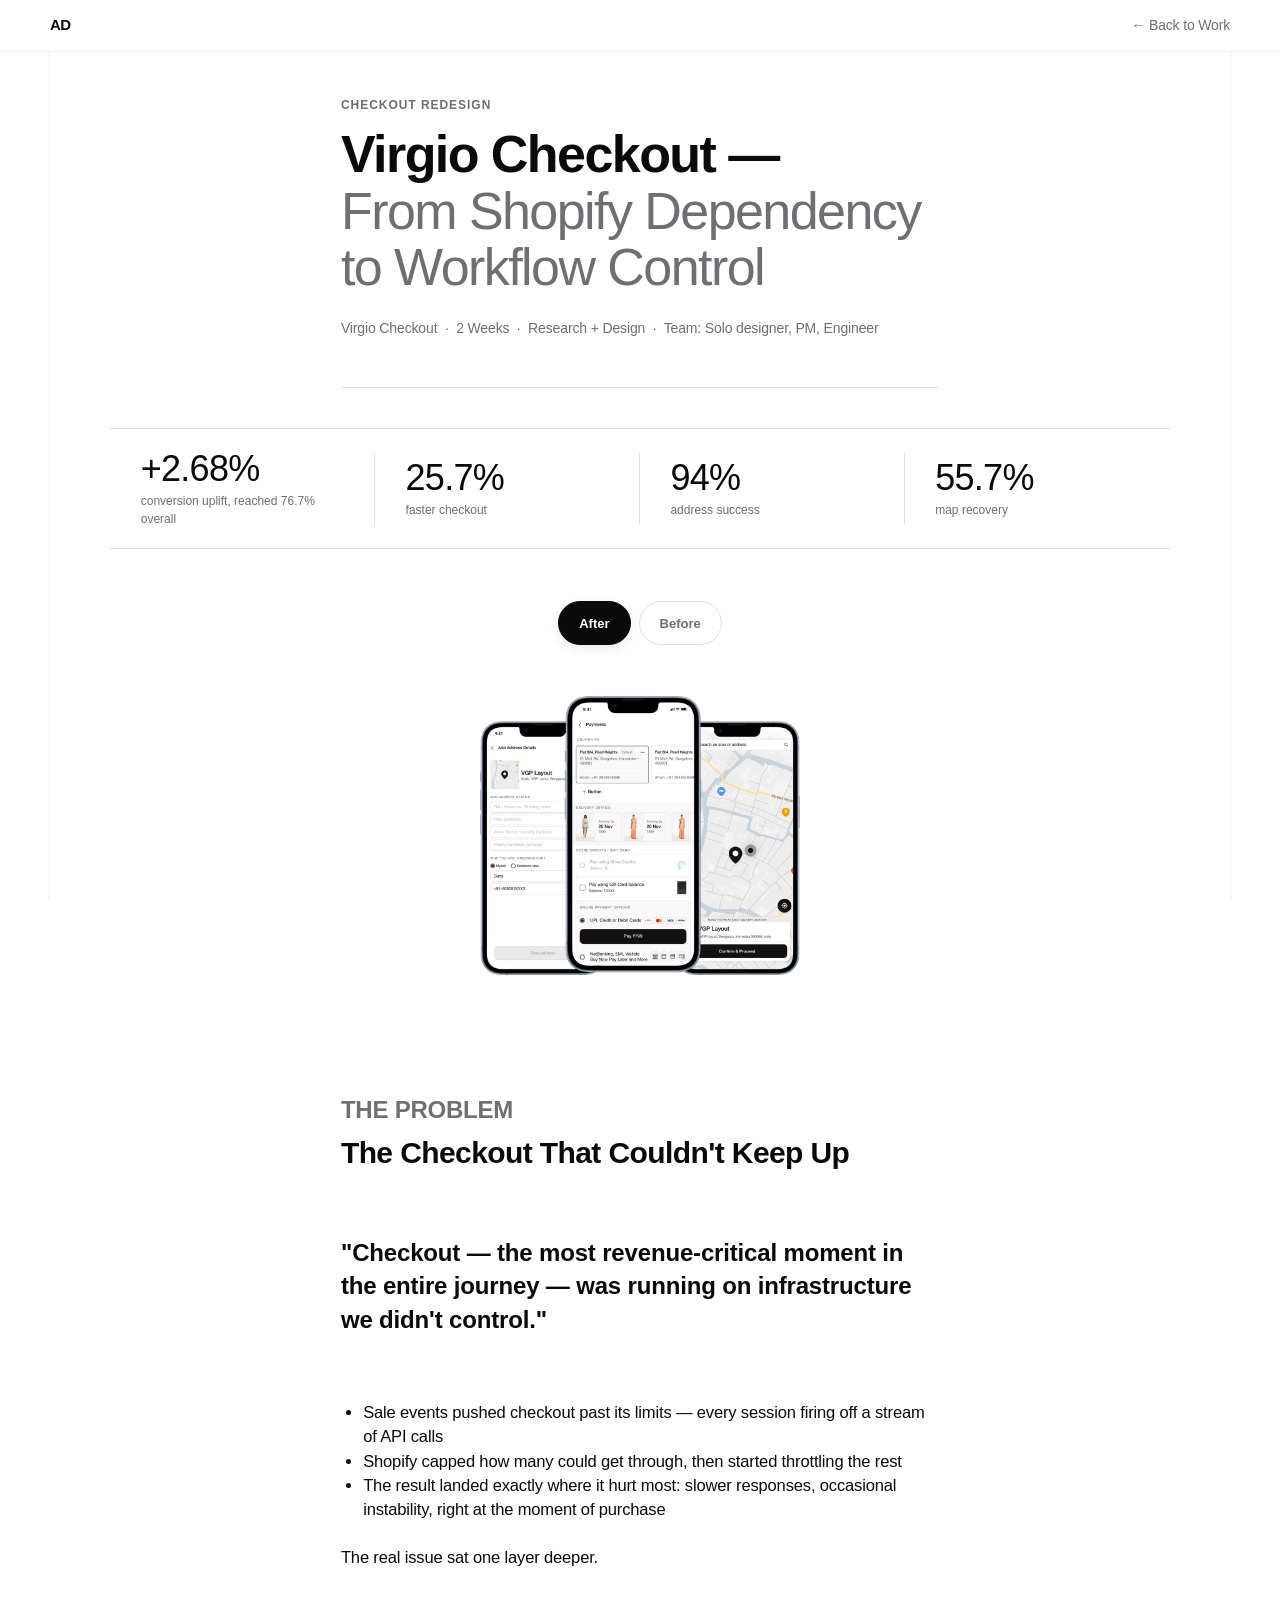
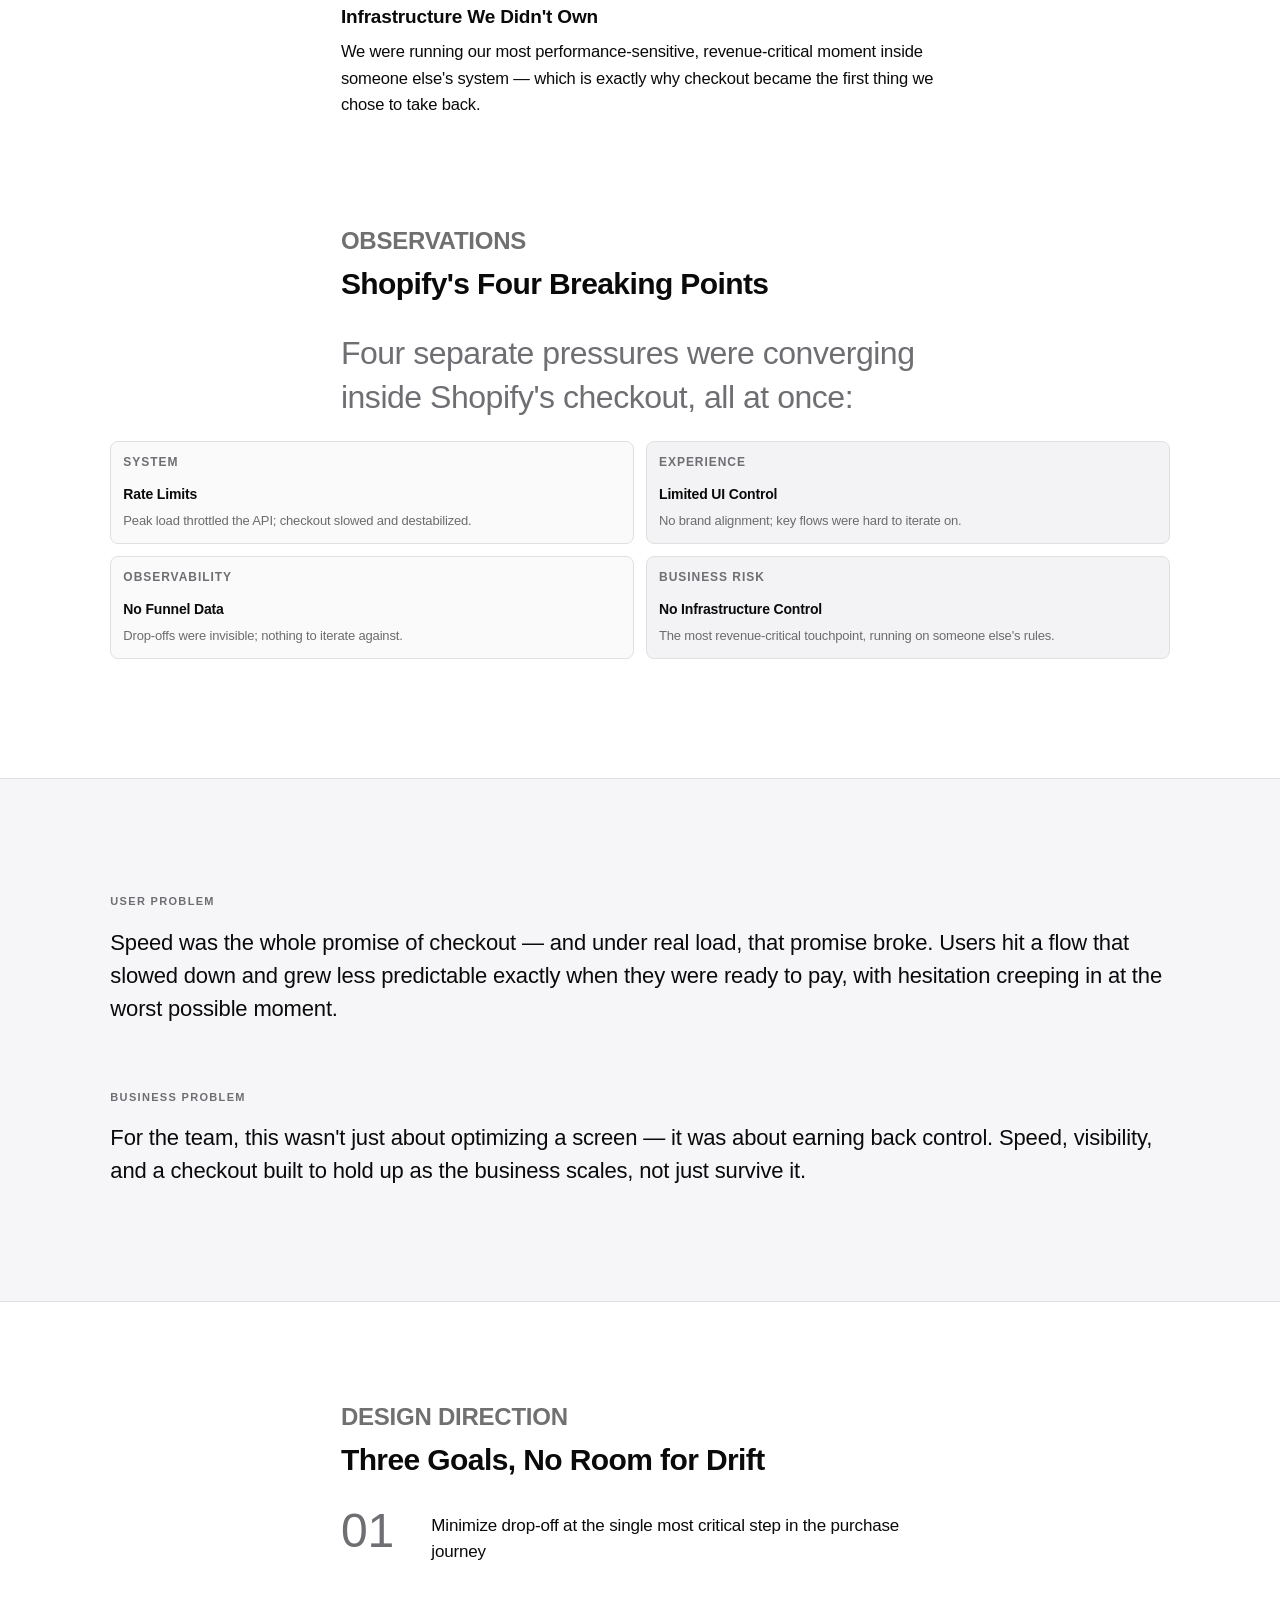
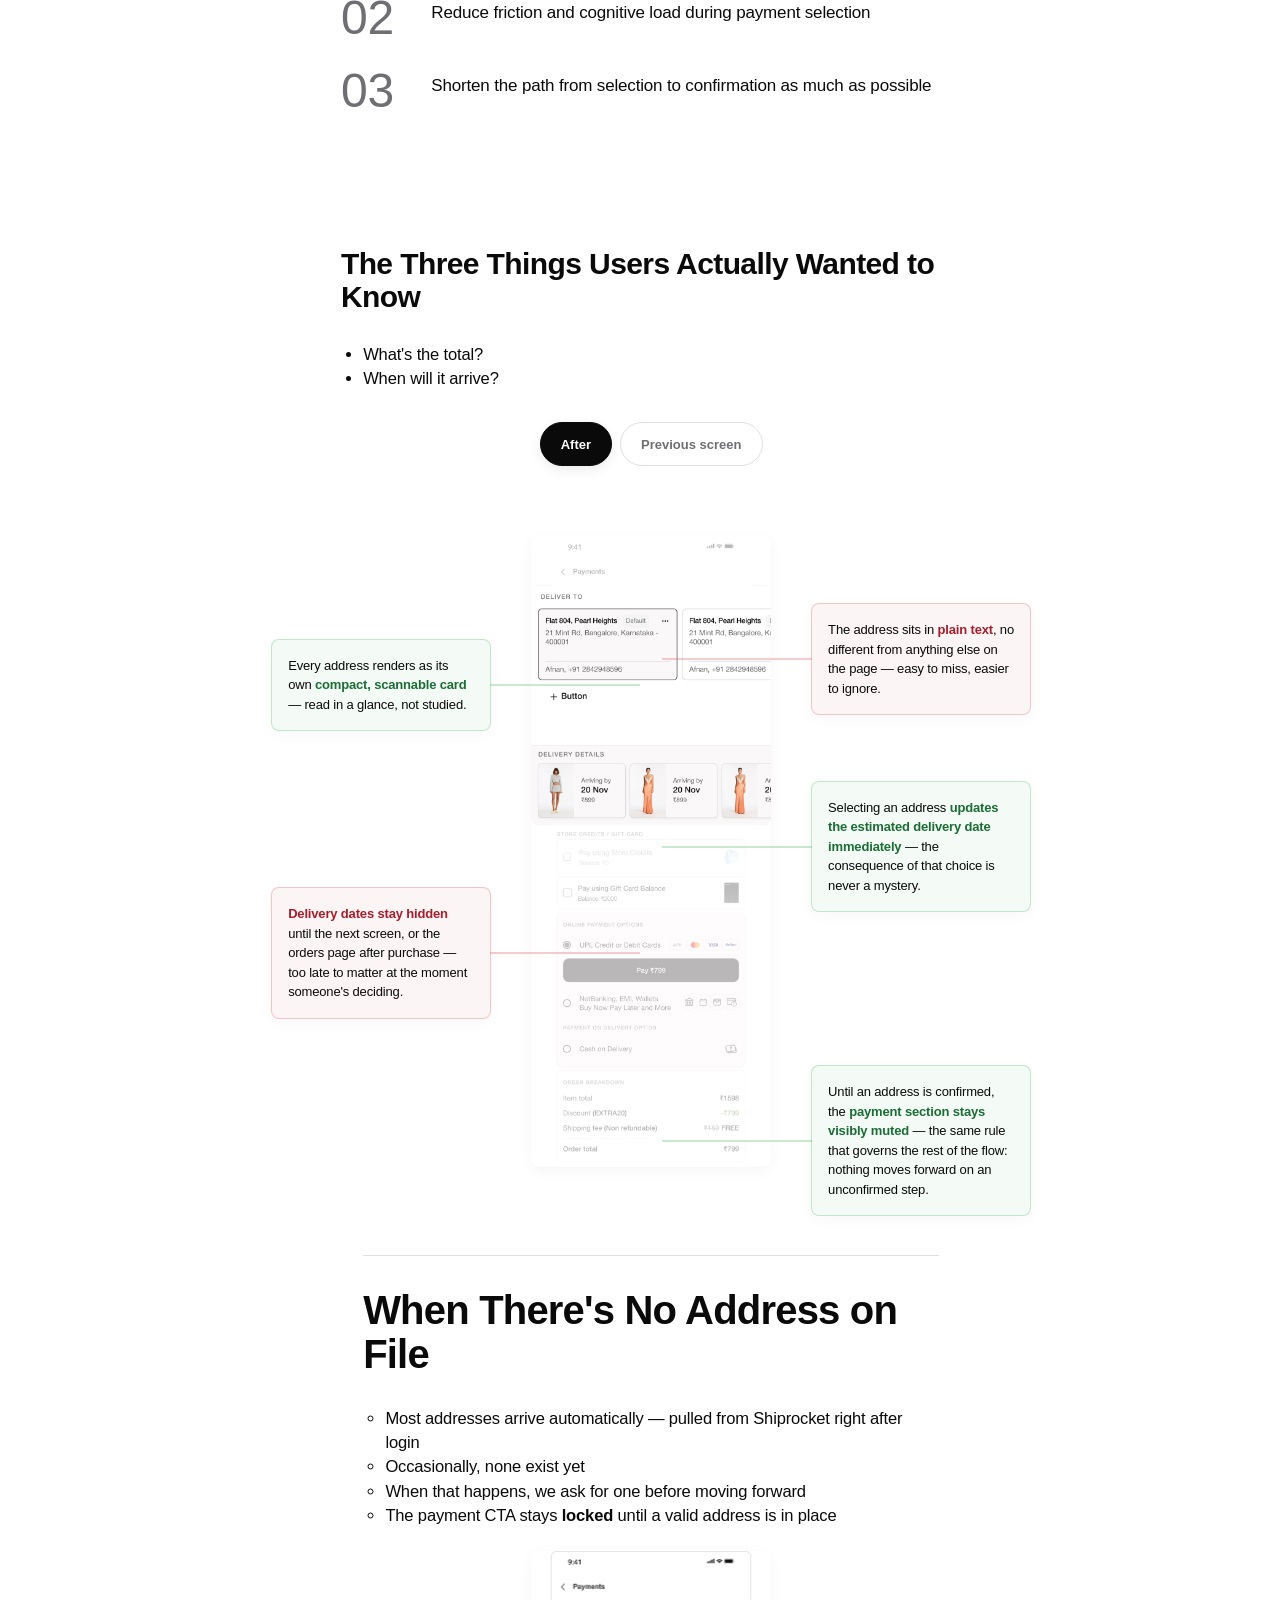
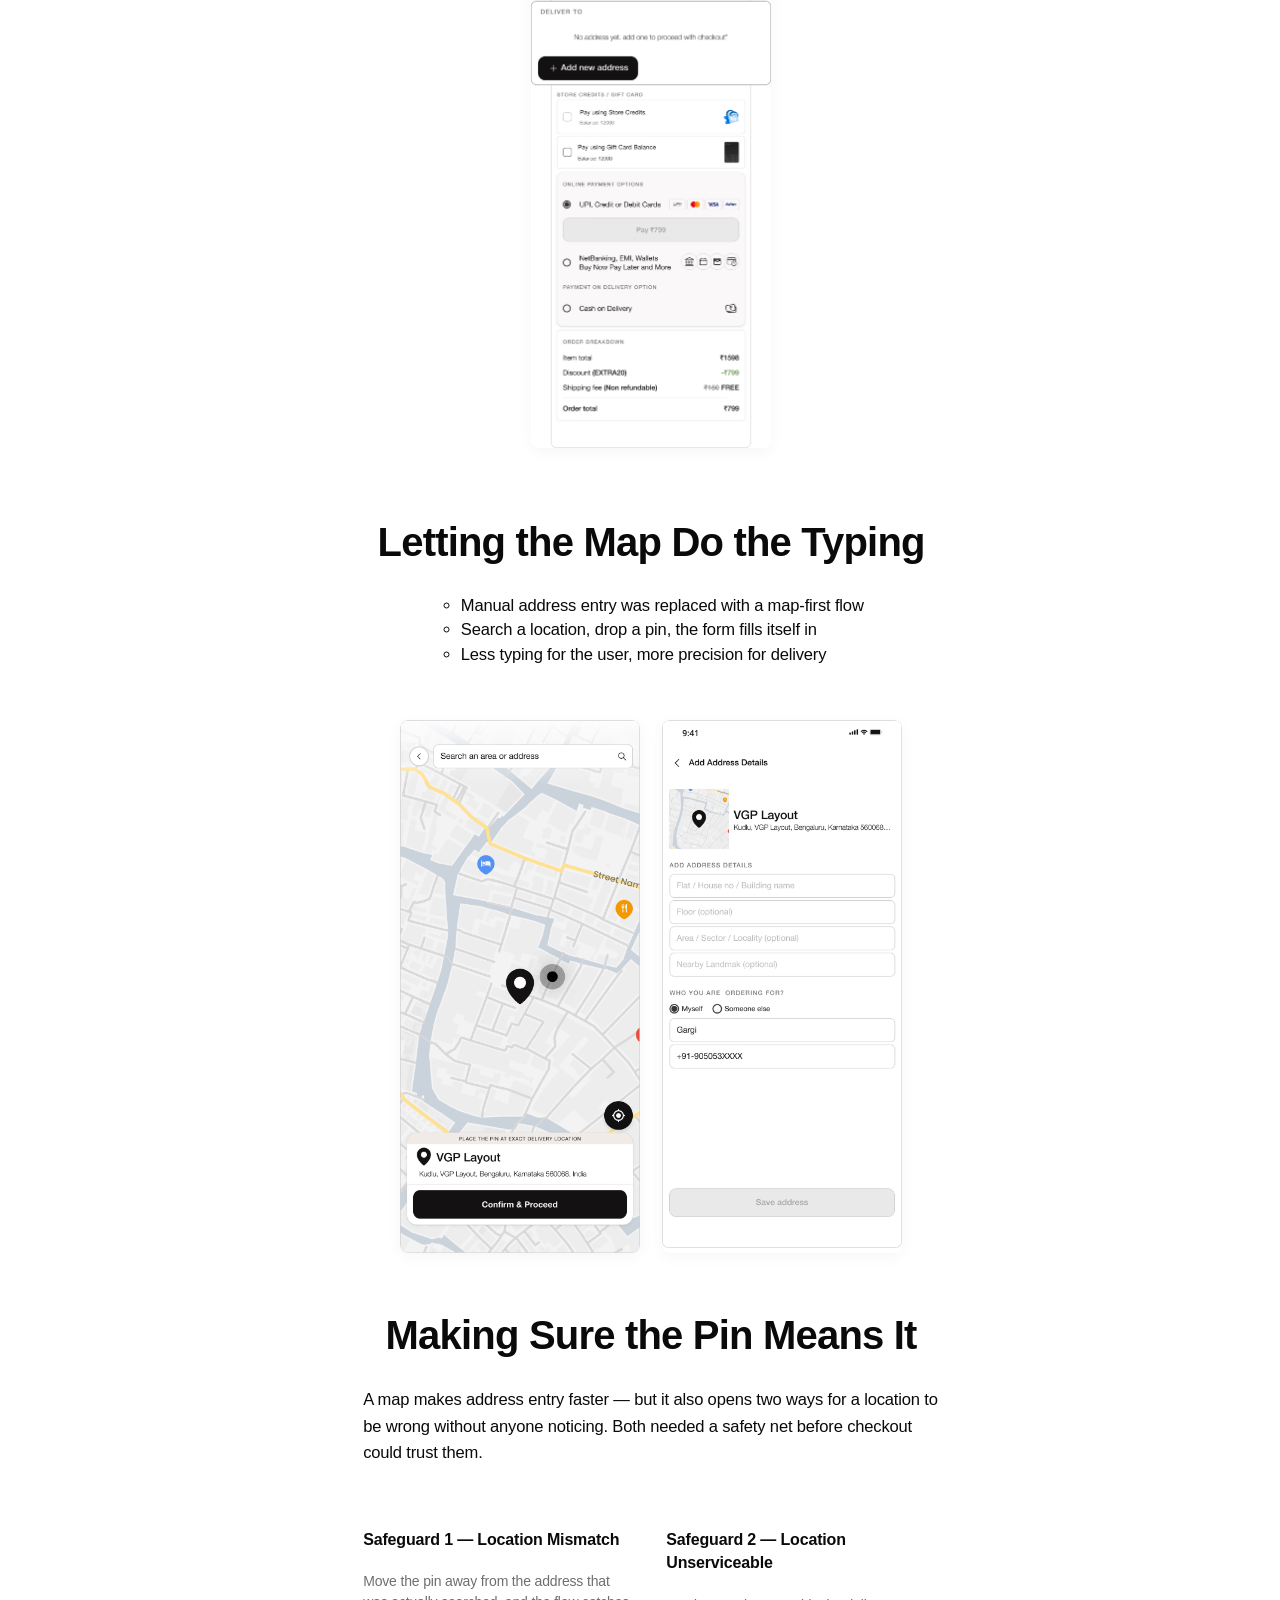
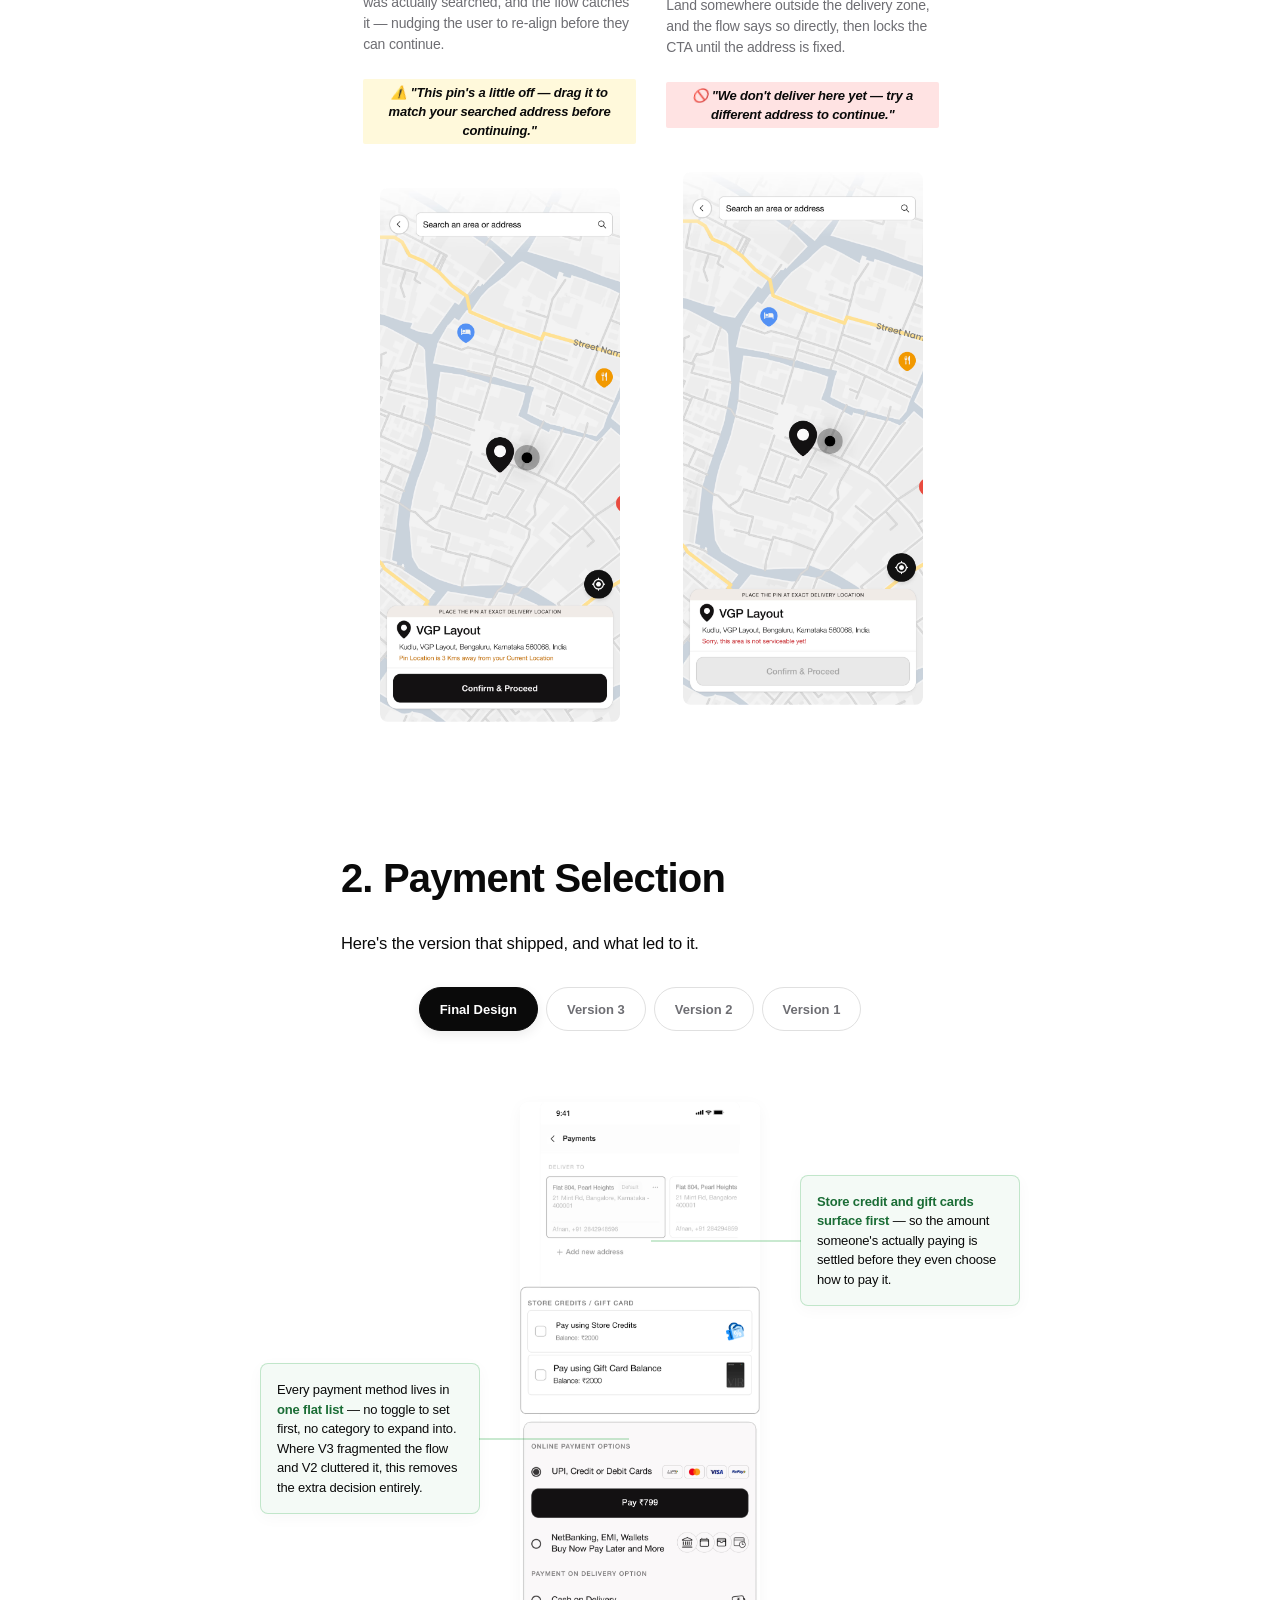
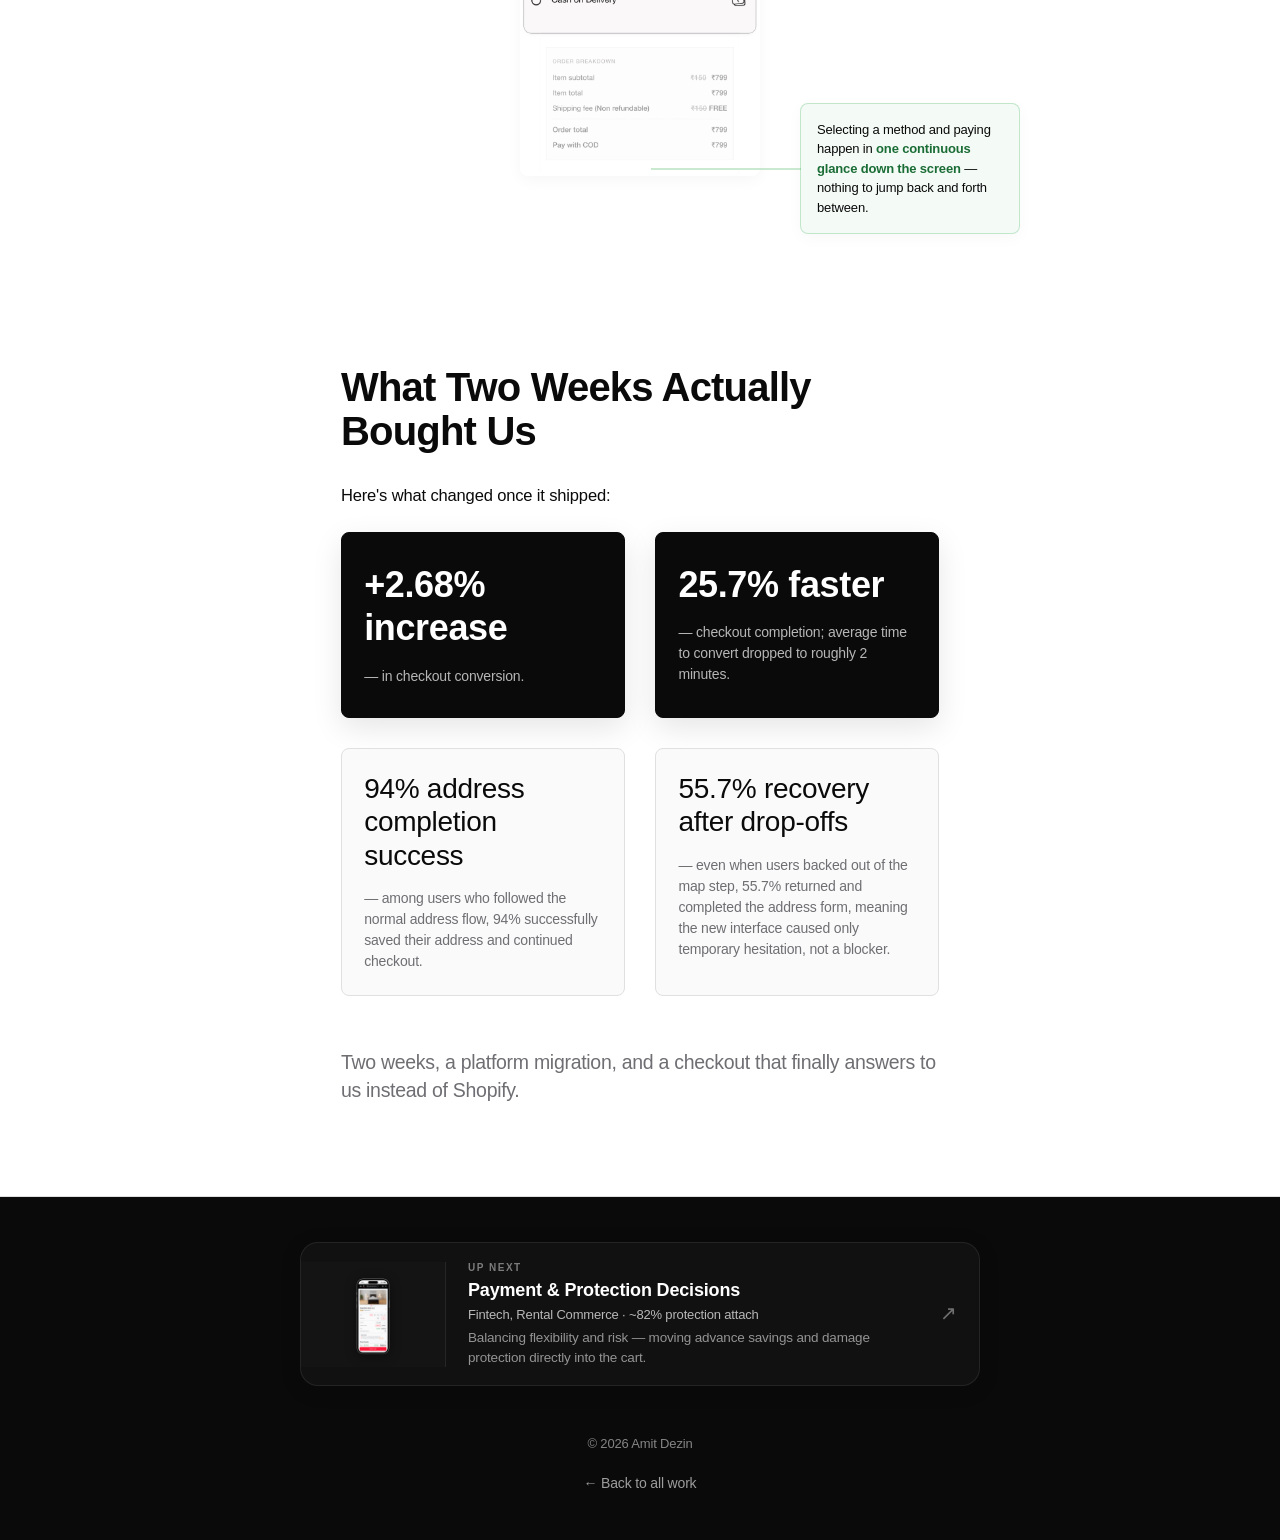
<file: Amit dezin/work/virgio-checkout/index.html>
<!DOCTYPE html>
<html lang="en">

<head>
    <meta charset="UTF-8">
    <meta name="viewport" content="width=device-width, initial-scale=1.0">
    <title>Virgio Checkout — Case Study · Amit Dezin</title>
    <meta name="description"
        content="From Shopify dependency to workflow control: a UX case study of the Virgio Checkout redesign by Amit Dezin.">

    <!-- Favicon -->
    <link rel="icon" type="image/svg+xml"
        href="data:image/svg+xml,<svg xmlns='http://www.w3.org/2000/svg' viewBox='0 0 32 32' fill='none'><rect width='32' height='32' rx='8' fill='%230a0a0a'/><text x='16' y='22' text-anchor='middle' font-family='system-ui' font-size='16' font-weight='600' fill='white'>AD</text></svg>">

    <style>
        :root {
            --color-ink: #0a0a0a;
            --color-muted: #6e6e73;
            --color-hairline: #e0e0e0;
            --color-canvas: #f5f5f7;
            --color-white: #ffffff;
            --color-surface-dark: #1a1a1a;
            --sp-xxs: 4px;
            --sp-xs: 8px;
            --sp-sm: 12px;
            --sp-md: clamp(14px, 0.2vw + 15px, 16px);
            --sp-lg: clamp(16px, 0.8vw + 12px, 24px);
            --sp-xl: clamp(20px, 1.2vw + 15px, 32px);
            --sp-xxl: clamp(24px, 2.4vw + 14px, 48px);
            --sp-section: clamp(40px, 4vw + 24px, 80px);
            --radius-pill: 9999px;
            --radius-lg: 18px;
            --radius-sm: 8px;
            --font-body: -apple-system, BlinkMacSystemFont, "Inter", sans-serif;
            --shadow-resting: rgba(0, 0, 0, 0.08) 0px 4px 20px;
        }

        *,
        *::before,
        *::after {
            box-sizing: border-box;
            margin: 0;
            padding: 0
        }

        html {
            scroll-behavior: smooth
        }

        body {
            font-family: var(--font-body);
            font-size: clamp(15px, 0.2vw + 14px, 17px);
            font-weight: 400;
            line-height: 1.47;
            letter-spacing: -0.01em;
            color: var(--color-ink);
            background: var(--color-white);
            -webkit-font-smoothing: antialiased
        }

        .edge-grid {
            position: fixed;
            inset: 0;
            pointer-events: none;
            z-index: 0
        }

        .grid-line {
            position: absolute;
            top: 0;
            bottom: 0;
            width: 1px;
            background: rgba(0, 0, 0, 0.06)
        }

        .grid-line.left {
            left: 48px
        }

        .grid-line.right {
            right: 48px
        }

        .nav-bar {
            position: fixed;
            top: 0;
            left: 0;
            right: 0;
            z-index: 1005;
            height: 52px;
            padding: 0 var(--sp-xl);
            display: flex;
            align-items: center;
            backdrop-filter: blur(24px) saturate(180%);
            -webkit-backdrop-filter: blur(24px) saturate(180%);
            background: rgba(255, 255, 255, 0.72);
            border-bottom: 1px solid rgba(0, 0, 0, 0.06)
        }

        .nav-inner {
            width: 100%;
            max-width: 1200px;
            margin: 0 auto;
            display: flex;
            align-items: center;
            justify-content: space-between
        }

        .nav-logo {
            font-size: 15px;
            font-weight: 700;
            letter-spacing: -0.5px;
            color: var(--color-ink);
            text-decoration: none;
            display: inline-flex;
            align-items: center;
            min-height: 44px;
            padding: 0 10px;
            flex-shrink: 0;
        }

        .nav-back {
            font-size: 14px;
            font-weight: 400;
            color: var(--color-muted);
            text-decoration: none;
            display: flex;
            align-items: center;
            gap: 6px;
            transition: color 0.2s ease;
            min-height: 44px;
            padding: 0 10px;
            white-space: nowrap;
            flex-shrink: 0;
        }

        .nav-back:hover {
            color: var(--color-ink)
        }

        .page-wrapper {
            padding-top: 52px
        }

        .content-lock {
            max-width: 1120px;
            margin: 0 auto;
            padding: 0 var(--sp-xl)
        }

        .reading-col {
            max-width: 65ch;
            margin: 0 auto;
            width: 100%;
        }

        .wide-col {
            max-width: 100%
        }

        .cs-header {
            padding: var(--sp-xxl) 0 48px;
            border-bottom: 1px solid var(--color-hairline);
            margin-bottom: 40px
        }

        .cs-back-link {
            display: inline-flex;
            align-items: center;
            gap: 6px;
            font-size: 14px;
            font-weight: 400;
            color: var(--color-muted);
            text-decoration: none;
            margin-bottom: var(--sp-xl);
            transition: color 0.2s ease
        }

        .cs-back-link:hover {
            color: var(--color-ink)
        }

        .cs-title {
            font-size: clamp(32px, 5vw, 52px);
            font-weight: 700;
            line-height: 1.08;
            letter-spacing: -0.03em;
            color: var(--color-ink);
            margin-bottom: var(--sp-lg)
        }

        .cs-title .line-muted {
            display: block;
            font-weight: 300;
            color: var(--color-muted)
        }

        .cs-meta {
            font-size: 14px;
            font-weight: 400;
            color: var(--color-muted);
            letter-spacing: -0.01em
        }

        .cs-section {
            padding: 52px 0;
            border-bottom: 1px solid var(--color-hairline)
        }

        .cs-section:last-child {
            border-bottom: none
        }

        .cs-intro-line {
            font-size: clamp(22px, 2.2vw + 14px, 32px);
            font-weight: 300;
            line-height: 1.35;
            color: var(--color-muted);
            letter-spacing: -0.015em;
            margin-bottom: var(--sp-xl);
            margin-top: 4px
        }

        @media (max-width: 768px) {
            .cs-intro-line {
                font-size: 22px;
                line-height: 1.38;
                letter-spacing: -0.01em;
                margin-bottom: var(--sp-md);
            }
        }

        .two-tone-hd {
            font-size: clamp(28px, 3.5vw, 40px);
            line-height: 1.1;
            letter-spacing: -0.02em;
            margin-bottom: var(--sp-xl)
        }

        .two-tone-hd .line-muted {
            display: block;
            font-weight: 300;
            color: var(--color-muted)
        }

        .two-tone-hd .line-bold {
            display: block;
            font-weight: 700;
            color: var(--color-ink)
        }

        p {
            margin-bottom: var(--sp-lg);
            font-size: clamp(15px, 0.2vw + 14px, 17px);
            font-weight: 400;
            line-height: 1.6;
            color: var(--color-ink)
        }

        p:last-child {
            margin-bottom: 0
        }

        strong {
            font-weight: 700
        }

        em {
            font-style: italic
        }

        .cs-blockquote {
            border-left: 3px solid var(--color-hairline);
            padding: var(--sp-sm) 0 var(--sp-sm) var(--sp-xl);
            margin: var(--sp-xl) 0;
            color: var(--color-ink);
            font-style: normal;
            font-size: clamp(15px, 0.2vw + 14px, 17px);
            font-weight: 400;
            line-height: 1.6;
            letter-spacing: -0.01em;
        }

        .cs-list {
            list-style: none;
            padding: 0;
            margin: 0 0 var(--sp-lg) 0
        }

        .cs-list li {
            position: relative;
            padding-left: 20px;
            margin-bottom: var(--sp-sm);
            font-size: clamp(15px, 0.2vw + 14px, 17px);
            line-height: 1.6;
            color: var(--color-ink)
        }

        .cs-list li::before {
            content: "—";
            position: absolute;
            left: 0;
            color: var(--color-muted);
            font-weight: 400
        }

        .sub-label {
            font-size: 12px;
            font-weight: 600;
            letter-spacing: 0.08em;
            text-transform: uppercase;
            color: var(--color-muted);
            margin-bottom: var(--sp-sm);
            display: block;
        }

        .img-placeholder {
            border: 1.5px dashed var(--color-hairline);
            border-radius: var(--radius-sm);
            aspect-ratio: 16/9;
            display: flex;
            flex-direction: column;
            align-items: center;
            justify-content: center;
            padding: var(--sp-xl);
            margin: var(--sp-xl) 0 var(--sp-sm) 0;
            background: #fafafa;
            text-align: center;
            gap: var(--sp-xs)
        }

        .img-placeholder-icon {
            opacity: 0.25;
            font-size: 32px;
            margin-bottom: var(--sp-xs)
        }

        .img-placeholder-label {
            font-size: 14px;
            font-weight: 600;
            color: var(--color-muted);
            letter-spacing: 0
        }

        .img-placeholder+.img-caption {
            font-size: 13px;
            color: var(--color-muted);
            font-style: italic;
            text-align: center;
            margin-top: var(--sp-xxs);
            margin-bottom: var(--sp-xl)
        }

        /* ── Component: Hero Stat Strip ── */
        .stat-strip {
            display: flex;
            justify-content: space-between;
            align-items: stretch;
            width: 100%;
            margin-bottom: 52px;
            padding: 8px 0;
            border-top: 1px solid var(--color-hairline);
            border-bottom: 1px solid var(--color-hairline);
        }

        .stat-chip {
            flex: 1;
            padding: var(--sp-sm) var(--sp-xl);
            display: flex;
            flex-direction: column;
            justify-content: center;
            align-items: flex-start;
            position: relative;
        }

        .stat-chip:not(:last-child)::after {
            content: "";
            position: absolute;
            top: 15%;
            bottom: 15%;
            right: 0;
            width: 1px;
            background-color: var(--color-hairline);
        }

        .stat-number {
            font-size: clamp(24px, 3.5vw, 36px);
            font-weight: 300;
            /* Tagline weight (no 500) */
            color: var(--color-ink);
            line-height: 1.1;
            letter-spacing: -0.02em;
            margin-bottom: 4px;
        }

        .stat-label {
            font-size: 12px;
            font-weight: 400;
            /* Caption weight */
            color: var(--color-muted);
            letter-spacing: 0px;
            text-transform: none;
        }

        @media (max-width: 900px) {
            .stat-strip {
                display: grid;
                grid-template-columns: repeat(2, 1fr);
                gap: 0;
            }

            .stat-chip {
                padding: var(--sp-md) var(--sp-lg);
            }

            .stat-chip:nth-child(2n)::after {
                display: none;
            }

            .stat-chip:nth-child(1)::before,
            .stat-chip:nth-child(2)::before {
                content: "";
                position: absolute;
                bottom: 0;
                left: var(--sp-lg);
                right: var(--sp-lg);
                height: 1px;
                background-color: var(--color-hairline);
            }
        }

        @media (max-width: 480px) {
            .nav-bar {
                padding: 0 var(--sp-md);
            }

            .stat-strip {
                grid-template-columns: repeat(2, 1fr);
            }

            .stat-chip::after {
                display: none !important;
            }

            .stat-chip::before {
                display: none !important;
            }

            .stat-chip:not(:last-child)::before {
                content: "";
                position: absolute;
                bottom: 0;
                left: var(--sp-lg);
                right: var(--sp-lg);
                height: 1px;
                background-color: var(--color-hairline);
                display: block !important;
            }
        }

        /* ── Component: Equal-Weight Results Grid ── */
        .results-grid-equal {
            display: grid;
            grid-template-columns: 1fr 1fr;
            gap: var(--sp-xl);
            width: 100%;
        }

        .results-grid-equal .secondary-stat-block {
            display: flex;
            flex-direction: column;
            padding: var(--sp-lg);
            background: #fafafa;
            border-radius: var(--radius-sm);
            border: 1px solid var(--color-hairline);
        }

        .results-grid-equal .sec-stat-num {
            font-size: 28px;
            font-weight: 300;
            color: var(--color-ink);
            margin-bottom: 8px;
            line-height: 1.2;
            letter-spacing: -0.01em;
        }

        @media(max-width: 768px) {
            .results-grid-equal {
                grid-template-columns: 1fr;
                gap: var(--sp-lg);
            }
        }

        /* ── Component: Observations 2x2 Grid ── */
        .quadrant-grid {
            display: grid;
            grid-template-columns: 1fr 1fr;
            gap: var(--sp-sm);
            margin: var(--sp-lg) 0;
            width: 100%;
        }

        .quadrant-card {
            border: 1px solid var(--color-hairline);
            border-radius: var(--radius-sm);
            padding: 12px;
            display: flex;
            flex-direction: column;
            justify-content: space-between;
            min-height: 100px;
        }

        /* Alternating tints (grayscale only, subtle alternate) */
        .quadrant-card:nth-child(odd) {
            background-color: #fafafa;
        }

        .quadrant-card:nth-child(even) {
            background-color: #f3f3f5;
        }

        .quadrant-header-group {
            margin-bottom: 8px;
        }

        .quadrant-title {
            font-size: 14px;
            font-weight: 700;
            color: var(--color-ink);
            margin-top: 2px;
            margin-bottom: 0;
        }

        .quadrant-detail {
            font-size: 13px;
            line-height: 1.45;
            color: #6c6c6c;
            /* WCAG 2.2 AA Contrast compliant gray */
            margin-bottom: 0;
        }

        @media (max-width: 736px) {
            .quadrant-grid {
                grid-template-columns: 1fr;
                gap: var(--sp-sm);
            }

            .quadrant-card {
                min-height: auto;
            }
        }

        /* ── Component: User/Business Problem Paired Block ── */
        .problem-pairing {
            display: flex;
            flex-wrap: wrap;
            gap: var(--sp-xxl);
            margin: var(--sp-xl) 0;
            width: 100%;
        }

        .problem-col {
            display: flex;
            flex-direction: column;
        }

        .problem-text {
            font-size: 16px;
            line-height: 1.6;
            color: var(--color-ink);
        }

        @media (max-width: 768px) {
            .problem-pairing {
                grid-template-columns: 1fr;
                gap: var(--sp-xl);
            }
        }

        /* ── Component: Design Direction Goals ── */
        .goals-list {
            margin-top: var(--sp-xl);
            margin-bottom: var(--sp-xl);
            display: flex;
            flex-direction: column;
            gap: var(--sp-xl);
        }

        .goal-item {
            display: flex;
            align-items: flex-start;
            gap: var(--sp-xl);
        }

        .goal-num {
            font-size: 48px;
            font-weight: 300;
            line-height: 0.9;
            color: var(--color-muted);
            min-width: 60px;
        }

        .goal-text {
            font-size: 17px;
            line-height: 1.55;
            color: var(--color-ink);
            padding-top: 4px;
        }

        @media(max-width: 600px) {
            .goal-item {
                flex-direction: column;
                gap: var(--sp-xs);
            }

            .goal-num {
                font-size: 36px;
                min-width: auto;
            }

            .goal-text {
                padding-top: 0;
            }
        }

        /* ── Component: Safeguard Cards & Alerts Mockup ── */
        .safeguards-row {
            display: grid;
            grid-template-columns: 1fr 1fr;
            gap: var(--sp-xl);
            margin: var(--sp-xl) 0;
            width: 100%;
        }

        .safeguard-col {
            display: flex;
            flex-direction: column;
            gap: var(--sp-sm);
        }

        .safeguard-title {
            font-size: 16px;
            font-weight: 700;
            color: var(--color-ink);
            margin-top: var(--sp-xxs);
            margin-bottom: var(--sp-xs);
        }

        .safeguard-desc {
            font-size: 14px;
            line-height: 1.5;
            color: var(--color-muted);
            margin-bottom: var(--sp-lg);
        }

        /* Alert Toast Mockup */
        .nudge-toast {
            border: 1px solid #dcdcdc;
            border-radius: var(--radius-sm);
            padding: 12px 16px;
            background-color: #fafafa;
            display: flex;
            gap: 12px;
            align-items: flex-start;
            margin-bottom: var(--sp-lg);
        }

        .nudge-icon {
            font-size: 16px;
            line-height: 1.2;
            color: var(--color-ink);
            user-select: none;
        }

        .nudge-message {
            font-size: 13px;
            line-height: 1.45;
            color: var(--color-ink);
            font-weight: 600;
            /* No 500 */
        }



        @media (max-width: 768px) {
            .safeguards-row {
                grid-template-columns: 1fr;
                gap: var(--sp-lg);
            }
        }

        /* ── Component: Reusable Toggle Comparison ── */
        .toggle-comp {
            margin: var(--sp-xl) 0 var(--sp-xxl) 0;
            width: 100%;
            display: flex;
            flex-direction: column;
            align-items: center;
        }

        .toggle-controls-row {
            display: flex;
            justify-content: center;
            gap: var(--sp-xs);
            margin-bottom: var(--sp-xl);
        }

        .toggle-pill-btn {
            appearance: none;
            padding: 12px 20px;
            min-height: 44px;
            border-radius: var(--radius-pill);
            font-family: inherit;
            font-size: 13px;
            font-weight: 600;
            /* No 500 */
            cursor: pointer;
            transition: all 0.2s ease;
            border: 1.5px solid var(--color-hairline);
            background: var(--color-white);
            color: var(--color-muted);
        }

        .toggle-pill-btn:hover {
            color: var(--color-ink);
            border-color: var(--color-ink);
        }

        .toggle-pill-btn.active {
            background: var(--color-ink);
            border-color: var(--color-ink);
            color: var(--color-white);
            box-shadow: 0 4px 12px rgba(0, 0, 0, 0.08);
        }

        .comparison-layout {
            position: relative;
            width: 100%;
            max-width: 900px;
            display: flex;
            justify-content: center;
            align-items: center;
            margin: 0 auto;
            padding: 40px var(--sp-xl);
        }

        .mockup-frame-slot {
            width: 240px;
            height: auto;
            border-radius: var(--radius-sm);
            border: none;
            background-color: var(--color-white);
            box-shadow: 0 4px 16px rgba(0, 0, 0, 0.04);
            overflow-x: hidden;
            overflow-y: hidden;
            display: block;
            flex-shrink: 0;
            position: relative;
            z-index: 2;
            transition: opacity 0.3s ease;
            -ms-overflow-style: none;
            /* IE and Edge */
            scrollbar-width: none;
            /* Firefox */
        }

        .mockup-frame-slot::-webkit-scrollbar {
            display: none;
            /* Chrome, Safari and Opera */
        }

        .mockup-frame-slot img {
            width: 100%;
            height: auto;
            display: block;
            border: none !important;
            user-select: none;
            -webkit-user-drag: none;
        }

        .hero-mockup-slot {
            width: 100%;
            max-width: 320px;
            margin: 0 auto;
            border-radius: var(--radius-sm);
            border: none;
            background-color: transparent;
            overflow: hidden;
            display: flex;
            justify-content: center;
            align-items: center;
            flex-shrink: 0;
            position: relative;
            z-index: 2;
            transition: opacity 0.3s ease;
        }

        .hero-mockup-slot img {
            width: 100%;
            height: auto;
            border: none !important;
        }

        .hero-mockup-slot.hidden,
        .mockup-frame-slot.hidden {
            display: none !important;
            opacity: 0;
            pointer-events: none;
        }

        .mockup-frame-slot .img-placeholder {
            width: 100%;
            height: 100%;
            margin: 0 !important;
            border: none !important;
            border-radius: 0 !important;
            box-shadow: none !important;
            aspect-ratio: auto !important;
        }

        .side-annotation {
            position: absolute;
            width: 220px;
            background: #fafafa;
            border: 1px solid var(--color-hairline);
            border-radius: var(--radius-sm);
            padding: var(--sp-md);
            box-shadow: 0 4px 16px rgba(0, 0, 0, 0.03);
            z-index: 3;
            transition: opacity 0.3s ease, transform 0.3s ease;
        }

        .side-annotation p {
            font-size: 13px;
            line-height: 1.5;
            color: var(--color-ink);
            margin: 0 !important;
        }

        /* Desktop specific absolute positioning */
        .pos-left {
            right: calc(50% + 160px);
        }

        .pos-left::after {
            content: "";
            position: absolute;
            right: calc(var(--conn-width, 40px) * -1);
            top: 50%;
            width: var(--conn-width, 40px);
            border-top: 1px solid var(--color-muted);
            transform: translateY(-50%);
            z-index: 10;
        }

        .pos-right {
            left: calc(50% + 160px);
        }

        .pos-right::after {
            content: "";
            position: absolute;
            left: calc(var(--conn-width, 40px) * -1);
            top: 50%;
            width: var(--conn-width, 40px);
            border-top: 1px solid var(--color-muted);
            transform: translateY(-50%);
            z-index: 10;
        }

        .side-annotation.no-connector::after {
            display: none !important;
        }

        .side-annotation.data-variant {
            background-color: var(--color-white);
            border: none;
            border-left: 3px solid var(--color-ink);
            box-shadow: 0 6px 24px rgba(0, 0, 0, 0.06);
        }

        .side-annotation.hidden,
        .mockup-frame-slot.hidden {
            display: none !important;
            opacity: 0;
            pointer-events: none;
        }

        @media (max-width: 900px) {
            .comparison-layout {
                flex-direction: column;
                padding: 16px 0;
                gap: var(--sp-sm);
            }

            .mockup-frame-slot {
                width: 200px;
                height: auto;
            }

            .side-annotation {
                position: static !important;
                width: 100% !important;
                max-width: 280px;
                box-shadow: none;
            }

            .side-annotation::after {
                display: none !important;
            }
        }

        @media (max-width: 640px) {
            .toggle-controls-row {
                gap: 6px;
                margin-bottom: var(--sp-md);
            }
            .toggle-pill-btn {
                padding: 8px 14px;
                min-height: 36px;
                font-size: 12px;
            }
            .mockup-frame-slot {
                width: 190px;
            }
        }

        /* ── Component: Problem statement lead ── */
        .problem-lead-block {
            margin: var(--sp-lg) 0 var(--sp-xl) 0;
            padding: var(--sp-sm) 0;
        }

        .problem-lead-block .lead-text {
            font-size: clamp(20px, 3.2vw, 25px);
            font-weight: 700;
            line-height: 1.4;
            color: var(--color-ink);
            margin: 0;
        }

        /* ── Component: User/Business Problem Paired Band ── */
        .pairing-band {
            background-color: #f6f6f8;
            border-top: 1px solid var(--color-hairline);
            border-bottom: 1px solid var(--color-hairline);
            padding: 84px 0;
            margin: var(--sp-xxl) 0;
            width: 100%;
        }

        .problem-pairing {
            display: flex;
            flex-wrap: wrap;
            gap: 64px;
            width: 100%;
        }

        .problem-col {
            display: flex;
            flex-direction: column;
        }

        .problem-col .sub-label {
            margin-bottom: var(--sp-md);
            font-size: 11px;
            letter-spacing: 0.12em;
            text-transform: uppercase;
            font-weight: 700;
            color: var(--color-muted);
        }

        .problem-lead-text {
            font-size: clamp(18px, 2.5vw, 22px);
            font-weight: 300;
            line-height: 1.5;
            color: var(--color-ink);
            margin: 0;
        }

        @media (max-width: 768px) {
            .pairing-band {
                padding: 48px 0;
                margin: var(--sp-xl) 0;
            }

            .problem-pairing {
                grid-template-columns: 1fr;
                gap: var(--sp-xl);
            }
        }

        /* ── Component: Results Stats New ── */
        .results-layout-new {
            display: flex;
            flex-direction: column;
            gap: 48px;
            width: 100%;
            margin-top: var(--sp-xl);
        }

        .results-hero-block {
            border-bottom: 1px solid var(--color-hairline);
            padding-bottom: 32px;
        }

        .hero-stat-num {
            font-size: clamp(48px, 8vw, 76px);
            font-weight: 700;
            line-height: 1.0;
            color: var(--color-ink);
            letter-spacing: -0.04em;
            margin-bottom: var(--sp-xs);
        }

        .hero-stat-desc {
            font-size: 20px;
            font-weight: 300;
            line-height: 1.45;
            color: var(--color-muted);
            margin: 0;
        }

        .results-secondary-grid {
            display: grid;
            grid-template-columns: repeat(3, 1fr);
            gap: var(--sp-xl);
            width: 100%;
        }

        .secondary-stat-block {
            display: flex;
            flex-direction: column;
            gap: var(--sp-xs);
        }

        .sec-stat-num {
            font-size: 28px;
            font-weight: 600;
            /* No 500 */
            line-height: 1.1;
            color: var(--color-ink);
            letter-spacing: -0.02em;
        }

        .sec-stat-desc {
            font-size: 14px;
            line-height: 1.5;
            color: var(--color-muted);
            margin: 0;
        }

        @media (max-width: 768px) {
            .results-secondary-grid {
                grid-template-columns: 1fr;
                gap: var(--sp-lg);
            }
        }

        .cs-footer {
            background: var(--color-ink);
            color: var(--color-white);
            padding: var(--sp-xxl) var(--sp-xl);
            text-align: center;
            border-top: 1px solid var(--color-hairline);
            margin-top: 40px;
        }

        .cs-footer a {
            color: rgba(255, 255, 255, 0.6);
            text-decoration: none;
            font-size: 14px
        }

        .cs-footer a:hover {
            color: var(--color-white)
        }

        /* ── Scoped Grayscale Exception: Red/Green Annotation Tints & Bracket Connectors ── */
        /* Green Tint: solution (Variant A) & intent (Variant B) */
        .side-annotation.solution,
        .side-annotation.intent {
            background: #f4faf6; /* Light green wash */
            border-color: rgba(40, 167, 69, 0.25);
        }
        .side-annotation.solution strong,
        .side-annotation.intent strong {
            color: #1b6d36; /* Darker green semantic text */
        }
        .side-annotation.solution::after,
        .side-annotation.intent::after {
            border-color: rgba(40, 167, 69, 0.5) !important;
        }

        /* Red Tint: problem (Variant A) & limitation (Variant B) */
        .side-annotation.problem,
        .side-annotation.limitation {
            background: #fbf5f5; /* Light red wash */
            border-color: rgba(220, 53, 69, 0.25);
        }
        .side-annotation.problem strong,
        .side-annotation.limitation strong {
            color: #a71d2a; /* Darker red semantic text */
        }
        .side-annotation.problem::after,
        .side-annotation.limitation::after {
            border-color: rgba(220, 53, 69, 0.5) !important;
        }

        /* Inline marker highlights for Safeguard Alerts (removing outer card container) */
        .highlight-warn {
            display: inline-block;
            font-size: 13px;
            font-weight: 600;
            color: var(--color-ink);
            background: #fff9db; /* soft yellow highlighter */
            padding: 4px 8px;
            border-radius: 2px;
            font-style: italic;
            margin-bottom: var(--sp-md);
        }

        .highlight-error {
            display: inline-block;
            font-size: 13px;
            font-weight: 600;
            color: var(--color-ink);
            background: #ffe3e3; /* soft red highlighter */
            padding: 4px 8px;
            border-radius: 2px;
            font-style: italic;
            margin-bottom: var(--sp-md);
        }

        /* Hero Results Card Styling (for the top 2 metrics) */
        .results-grid-equal .secondary-stat-block.hero-stat {
            background: var(--color-ink) !important;
            color: var(--color-white) !important;
            border-color: var(--color-ink) !important;
            padding: var(--sp-xl) var(--sp-lg) !important;
            box-shadow: 0 10px 30px rgba(0, 0, 0, 0.1) !important;
        }
        .results-grid-equal .secondary-stat-block.hero-stat .sec-stat-num {
            font-size: 36px !important;
            font-weight: 600 !important;
            color: var(--color-white) !important;
        }
        .results-grid-equal .secondary-stat-block.hero-stat .sec-stat-desc {
            color: rgba(255, 255, 255, 0.7) !important;
        }

        /* ── Footer Project Card ── */
        .footer-project-card {
            display: flex;
            align-items: center;
            background: #111;
            border: 1px solid rgba(255, 255, 255, 0.08);
            border-radius: var(--radius-lg);
            max-width: 680px;
            margin: 0 auto 48px auto;
            text-align: left;
            text-decoration: none;
            overflow: hidden;
            transition: all 0.4s cubic-bezier(0.16, 1, 0.3, 1);
            box-shadow: 0 4px 20px rgba(0, 0, 0, 0.15);
        }

        .footer-project-card:hover {
            transform: translateY(-4px);
            border-color: rgba(255, 255, 255, 0.18);
            background: #181818;
            box-shadow: 0 12px 30px rgba(0, 0, 0, 0.35);
        }

        .footer-project-image-wrap {
            width: 145px;
            height: 105px;
            flex-shrink: 0;
            background: #141414;
            display: flex;
            align-items: center;
            justify-content: center;
            padding: 10px;
            border-right: 1px solid rgba(255, 255, 255, 0.08);
            transition: transform 0.4s cubic-bezier(0.16, 1, 0.3, 1);
            overflow: hidden;
        }

        .footer-project-card:hover .footer-project-image-wrap {
            transform: scale(1.02);
        }

        .footer-project-img {
            max-width: 100%;
            max-height: 100%;
            width: auto;
            height: auto;
            object-fit: contain;
            border-radius: 4px;
            display: block;
            filter: drop-shadow(0 2px 6px rgba(0, 0, 0, 0.45));
        }

        .footer-project-content {
            padding: 18px 22px;
            flex-grow: 1;
            color: var(--color-white);
        }

        .footer-project-next-tag {
            font-size: 10px;
            text-transform: uppercase;
            letter-spacing: 1.5px;
            color: rgba(255, 255, 255, 0.45);
            font-weight: 700;
            display: block;
            margin-bottom: 4px;
        }

        .footer-project-title {
            font-size: 18px;
            font-weight: 700;
            margin-bottom: 4px;
            line-height: 1.25;
            color: var(--color-white);
        }

        .footer-project-subhead {
            font-size: 13px;
            font-weight: 400;
            color: rgba(255, 255, 255, 0.7);
            margin-bottom: 4px;
            line-height: 1.4;
        }

        .footer-project-desc {
            font-size: 13.5px;
            color: rgba(255, 255, 255, 0.55);
            line-height: 1.45;
            margin: 0;
        }

        .footer-project-arrow {
            display: flex;
            align-items: center;
            justify-content: center;
            padding-right: 22px;
            color: rgba(255, 255, 255, 0.4);
            font-size: 20px;
            transition: transform 0.3s cubic-bezier(0.16, 1, 0.3, 1), color 0.3s ease;
        }

        .footer-project-card:hover .footer-project-arrow {
            transform: translateX(4px);
            color: var(--color-white);
        }

        @media (max-width: 576px) {
            .footer-project-card {
                flex-direction: column;
            }
            .footer-project-image-wrap {
                width: 100%;
                height: 110px;
                border-right: none;
                border-bottom: 1px solid rgba(255, 255, 255, 0.08);
                padding: 12px;
            }
            .footer-project-arrow {
                display: none;
            }
        }

        @media(max-width:768px) {
            .grid-line.left {
                left: 16px
            }

            .grid-line.right {
                right: 16px
            }

            .content-lock {
                padding: 0 var(--sp-lg)
            }
        }

        @media (max-width: 640px) {
            .edge-grid {
                display: none !important;
            }
        }
    </style>
</head>

<body>

    <!-- Edge Grid Hairlines -->
    <div class="edge-grid" aria-hidden="true">
        <div class="grid-line left"></div>
        <div class="grid-line right"></div>
    </div>

    <!-- Navigation Bar -->
    <nav class="nav-bar" aria-label="Main navigation">
        <div class="nav-inner">
            <a href="../../index.html" class="nav-logo">AD</a>
            <a href="../../index.html#work" class="nav-back">← Back to Work</a>
        </div>
    </nav>

    <!-- Page Wrapper -->
    <div class="page-wrapper">
        <main>
            <!-- ── Case Study Header ── -->
            <div class="content-lock">
                <header class="cs-header reading-col">
                    <span class="sub-label">Checkout Redesign</span>
                    <h1 class="cs-title">
                        Virgio Checkout —
                        <span class="line-muted">From Shopify Dependency to Workflow Control</span>
                    </h1>
                    <p class="cs-meta">Virgio Checkout &nbsp;·&nbsp; 2 Weeks &nbsp;·&nbsp; Research + Design
                        &nbsp;·&nbsp; Team: Solo designer, PM, Engineer</p>
                </header>

                <!-- Hero Stat Strip -->
                <div class="stat-strip">
                    <div class="stat-chip">
                        <div class="stat-number">+2.68%</div>
                        <div class="stat-label">conversion uplift, reached 76.7% overall</div>
                    </div>
                    <div class="stat-chip">
                        <div class="stat-number">25.7%</div>
                        <div class="stat-label">faster checkout</div>
                    </div>
                    <div class="stat-chip">
                        <div class="stat-number">94%</div>
                        <div class="stat-label">address success</div>
                    </div>
                    <div class="stat-chip">
                        <div class="stat-number">55.7%</div>
                        <div class="stat-label">map recovery</div>
                    </div>
                </div>
            </div>

            <!-- Hero Section Image Toggle -->
            <div class="content-lock wide-col" style="margin-bottom:var(--sp-xxl);">
                <div class="toggle-comp" id="comp-hero-flow">
                    <div class="toggle-controls-row">
                        <button class="toggle-pill-btn active" data-target-state="after">After</button>
                        <button class="toggle-pill-btn" data-target-state="before">Before</button>
                    </div>

                    <div class="comparison-layout" style="max-width: 900px; padding: 20px 0;">
                        <div class="hero-mockup-slot" data-comp-state="after">
                            <img src="../../assets/images/main-hero-after-v.png" alt="Hero After"
                                style="width:100%; border:none;" />
                        </div>
                        <div class="hero-mockup-slot hidden" data-comp-state="before">
                            <img src="../../assets/images/main-hero-before-virgio.png" alt="Hero Before"
                                style="width:100%; border:none;" />
                        </div>
                    </div>
                </div>
            </div>

            <!-- ══════════════════════════════════════
            3. THE PROBLEM
            ══════════════════════════════════════ -->
            <div class="content-lock">
                <section class="cs-section" aria-labelledby="sec-problem">
                    <div class="reading-col">
                        <h2
                            style="font-size: 24px; font-weight: 700; color: #707070; text-transform: uppercase; margin-bottom: var(--sp-xs); letter-spacing: -0.01em;">
                            THE PROBLEM</h2>
                        <h3 class="two-tone-hd" id="sec-problem"
                            style="font-size: clamp(22px, 3vw, 30px); margin-bottom: var(--sp-xl); margin-top: 0; line-height: 1.2;">
                            <span class="line-bold">The Checkout That Couldn't Keep Up</span>
                        </h3>

                        <div class="problem-lead-block">
                            <p class="lead-text"
                                style="font-size: 24px; font-weight: 700; line-height: 1.4; color: var(--color-ink); margin: var(--sp-lg) 0;">
                                <strong>"Checkout — the most revenue-critical moment in the entire journey — was running
                                    on infrastructure we didn't control."</strong>
                            </p>
                        </div>

                        <ul style="margin-bottom: var(--sp-lg); padding-left: var(--sp-lg);">
                            <li>Sale events pushed checkout past its limits — every session firing off a stream of API
                                calls</li>
                            <li>Shopify capped how many could get through, then started throttling the rest</li>
                            <li>The result landed exactly where it hurt most: slower responses, occasional instability,
                                right at the moment of purchase</li>
                        </ul>

                        <p style="margin-bottom: var(--sp-lg);">The real issue sat one layer deeper.</p>

                        <h3
                            style="font-size: 19px; font-weight: 700; margin-top: 32px; margin-bottom: var(--sp-xs); color: var(--color-ink);">
                            Infrastructure We Didn't Own</h3>
                        <p>We were running our most performance-sensitive, revenue-critical moment inside someone else's
                            system — which is exactly why checkout became the first thing we chose to take back.</p>
                    </div>
                </section>
            </div>

            <!-- ══════════════════════════════════════
            4. OBSERVATIONS — FOUR-QUADRANT GRID
            ══════════════════════════════════════ -->
            <div class="content-lock">
                <section class="cs-section" aria-labelledby="sec-quadrant">
                    <div class="reading-col">
                        <h2
                            style="font-size: 24px; font-weight: 700; color: #707070; text-transform: uppercase; margin-bottom: var(--sp-xs); letter-spacing: -0.01em;">
                            OBSERVATIONS</h2>
                        <h3 class="two-tone-hd" id="sec-quadrant"
                            style="font-size: clamp(22px, 3vw, 30px); margin-bottom: var(--sp-xl); margin-top: 0; line-height: 1.2;">
                            <span class="line-bold">Shopify's Four Breaking Points</span>
                        </h3>
                        <p class="cs-intro-line" style="margin-top: 0; margin-bottom: var(--sp-lg);">Four separate
                            pressures were converging inside Shopify's checkout, all
                            at once:</p>
                    </div>

                    <div class="quadrant-grid">
                        <div class="quadrant-card">
                            <div class="quadrant-header-group">
                                <span class="sub-label">System</span>
                                <h3 class="quadrant-title">Rate Limits</h3>
                            </div>
                            <p class="quadrant-detail">Peak load throttled the API; checkout slowed and destabilized.
                            </p>
                        </div>

                        <div class="quadrant-card">
                            <div class="quadrant-header-group">
                                <span class="sub-label">Experience</span>
                                <h3 class="quadrant-title">Limited UI Control</h3>
                            </div>
                            <p class="quadrant-detail">No brand alignment; key flows were hard to iterate on.</p>
                        </div>

                        <div class="quadrant-card">
                            <div class="quadrant-header-group">
                                <span class="sub-label">Observability</span>
                                <h3 class="quadrant-title">No Funnel Data</h3>
                            </div>
                            <p class="quadrant-detail">Drop-offs were invisible; nothing to iterate against.</p>
                        </div>

                        <div class="quadrant-card">
                            <div class="quadrant-header-group">
                                <span class="sub-label">Business Risk</span>
                                <h3 class="quadrant-title">No Infrastructure Control</h3>
                            </div>
                            <p class="quadrant-detail">The most revenue-critical touchpoint, running on someone else's
                                rules.</p>
                        </div>
                    </div>
                </section>
            </div>

            <!-- ══════════════════════════════════════
            5. USER / BUSINESS PROBLEM — PAIRED BLOCK
            ══════════════════════════════════════ -->
            <div class="pairing-band">
                <div class="content-lock">
                    <section aria-labelledby="sec-pairing" style="padding: 0; border: none;">
                        <h2 style="display:none;" id="sec-pairing">Assessment Context</h2>
                        <div class="problem-pairing">
                            <div class="problem-col">
                                <span class="sub-label">User Problem</span>
                                <p class="problem-lead-text">Speed was the whole promise of checkout — and under real
                                    load, that promise broke. Users hit a flow that slowed down and grew less
                                    predictable exactly when they were ready to pay, with hesitation creeping in at the
                                    worst possible moment.</p>
                            </div>
                            <div class="problem-col">
                                <span class="sub-label">Business Problem</span>
                                <p class="problem-lead-text">For the team, this wasn't just about optimizing a screen —
                                    it was about earning back control. Speed, visibility, and a checkout built to hold
                                    up as the business scales, not just survive it.</p>
                            </div>
                        </div>
                    </section>
                </div>
            </div>

            <!-- ══════════════════════════════════════
            6. DESIGN DIRECTION
            ══════════════════════════════════════ -->
            <div class="content-lock">
                <section class="cs-section" aria-labelledby="sec-direction">
                    <div class="reading-col">
                        <h2
                            style="font-size: 24px; font-weight: 700; color: #707070; text-transform: uppercase; margin-bottom: var(--sp-xs); letter-spacing: -0.01em;">
                            DESIGN DIRECTION</h2>
                        <h3 class="two-tone-hd" id="sec-direction"
                            style="font-size: clamp(22px, 3vw, 30px); margin-bottom: var(--sp-xl); margin-top: 0; line-height: 1.2;">
                            <span class="line-bold">Three Goals, No Room for Drift</span>
                        </h3>

                        <div class="goals-list">
                            <div class="goal-item">
                                <div class="goal-num">01</div>
                                <div class="goal-text">Minimize drop-off at the single most critical step in the
                                    purchase journey</div>
                            </div>
                            <div class="goal-item">
                                <div class="goal-num">02</div>
                                <div class="goal-text">Reduce friction and cognitive load during payment selection</div>
                            </div>
                            <div class="goal-item">
                                <div class="goal-num">03</div>
                                <div class="goal-text">Shorten the path from selection to confirmation as much as
                                    possible</div>
                            </div>
                        </div>
                    </div>
                </section>
            </div>

            <!-- ══════════════════════════════════════
            7. WHAT ACTUALLY MATTERS AT CHECKOUT
            ══════════════════════════════════════ -->
            <div class="content-lock">
                <section class="cs-section" aria-labelledby="sec-matters">
                    <div class="reading-col">
                        <h2 class="two-tone-hd" id="sec-matters" style="font-size: 30px;">
                            <span class="line-bold">The Three Things Users Actually Wanted to Know</span>
                        </h2>

                        <ul style="margin-bottom: var(--sp-lg); padding-left: var(--sp-lg); margin-top: var(--sp-md);">
                            <li>What's the total?</li>
                            <li>When will it arrive?</li>
                               <!-- Reusable Toggle Comparison Component for Address Selection -->
                        <div class="toggle-comp" id="comp-address-flow">
                            <div class="toggle-controls-row">
                                <button class="toggle-pill-btn active" data-target-state="after">After</button>
                                <button class="toggle-pill-btn" data-target-state="previous">Previous screen</button>
                            </div>

                            <div class="comparison-layout">
                                <!-- Mockup Frame -->
                                <div class="mockup-frame-slot" data-comp-state="after">
                                    <img src="../../assets/images/address-flow-after.png" style="width:100%;" />
                                </div>
                                <div class="mockup-frame-slot hidden" data-comp-state="previous">
                                    <img src="../../assets/images/address-flow-before.png" style="width:100%;" />
                                </div>

                                <!-- Annotations for "After" State -->
                                <div class="side-annotation pos-left solution" data-comp-state="after"
                                    style="top: 20%; --conn-width: 150px;">
                                    <p>Every address renders as its own <strong>compact, scannable card</strong> — read
                                        in a glance, not studied.</p>
                                </div>
                                <div class="side-annotation pos-right solution" data-comp-state="after"
                                    style="top: 40%; --conn-width: 150px;">
                                    <p>Selecting an address <strong>updates the estimated delivery date
                                            immediately</strong> — the consequence of that choice is never a mystery.
                                    </p>
                                </div>
                                <div class="side-annotation pos-right solution" data-comp-state="after"
                                    style="top: 80%; --conn-width: 150px;">
                                    <p>Until an address is confirmed, the <strong>payment section stays visibly
                                             muted</strong> — the same rule that governs the rest of the flow: nothing
                                        moves forward on an unconfirmed step.</p>
                                </div>

                                <!-- Annotations for "Before/Previous" State -->
                                <div class="side-annotation pos-left problem" data-comp-state="previous"
                                    style="top: 55%; --conn-width: 150px;">
                                    <p><strong>Delivery dates stay hidden</strong> until the next screen, or the orders
                                        page after purchase — too late to matter at the moment someone's deciding.</p>
                                </div>
                                <div class="side-annotation pos-right problem" data-comp-state="previous"
                                    style="top: 15%; --conn-width: 150px;">
                                    <p>The address sits in <strong>plain text</strong>, no different from anything else
                                        on the page — easy to miss, easier to ignore.</p>

                            </div>
                        </div>

                        <h2 class="two-tone-hd"
                            style="margin-top: 48px; border-top: 1px solid var(--color-hairline); padding-top: 32px;">
                            <span class="line-bold">When There's No Address on File</span>
                        </h2>
                        <ul style="margin-bottom: var(--sp-lg); padding-left: var(--sp-lg);">
                            <li>Most addresses arrive automatically — pulled from Shiprocket right after login</li>
                            <li>Occasionally, none exist yet</li>
                            <li>When that happens, we ask for one before moving forward</li>
                            <li>The payment CTA stays <strong>locked</strong> until a valid address is in place</li>
                        </ul>
                        <div class="mockup-frame-slot" style="margin: 0 auto 24px auto;">
                            <img src="../../assets/images/adding-new-address.png" alt="No Address on File"
                                style="width:100%;" />
                        </div>

                        <h2 class="two-tone-hd" style="margin-top: 48px;">
                            <span class="line-bold">Letting the Map Do the Typing</span>
                        </h2>
                        <ul style="margin-bottom: var(--sp-lg); padding-left: var(--sp-lg);">
                            <li>Manual address entry was replaced with a map-first flow</li>
                            <li>Search a location, drop a pin, the form fills itself in</li>
                            <li>Less typing for the user, more precision for delivery</li>
                        </ul>

                        <div
                            style="display:flex; justify-content:center; gap: var(--sp-lg); margin: var(--sp-xl) auto var(--sp-sm) auto; flex-wrap: wrap;">
                            <div class="mockup-frame-slot">
                                <img src="../../assets/images/map-1.png" alt="Map Search" style="width:100%;" />
                            </div>
                            <div class="mockup-frame-slot">
                                <img src="../../assets/images/map-2.png" alt="Map Pin Drop" style="width:100%;" />
                            </div>
                        </div>

                        <h2 class="two-tone-hd" style="margin-top: 48px;">
                            <span class="line-bold">Making Sure the Pin Means It</span>
                        </h2>
                        <p style="margin-bottom: var(--sp-sm);">A map makes address entry faster — but it also opens two
                            ways for a location to be wrong without anyone noticing. Both needed a safety net before
                            checkout could trust them.</p>
                    </div>

                    <!-- Safeguard Columns Row -->
                    <div class="wide-col">
                        <div class="safeguards-row">

                            <!-- Safeguard 1 -->
                            <div class="safeguard-col">
                                <h3 class="safeguard-title">Safeguard 1 — Location Mismatch</h3>
                                <p class="safeguard-desc" style="margin-bottom: var(--sp-sm);">Move the pin away from the address that was actually searched, and the flow catches it — nudging the user to re-align before they can continue.</p>

                                <!-- Mock Nudge Alert -->
                                <div style="margin-bottom: var(--sp-md); text-align: center;">
                                    <span class="highlight-warn">⚠️ "This pin's a little off — drag it to match your searched address before continuing."</span>
                                </div>

                                <img src="../../assets/images/location-mismatch.png" alt="Location Mismatch"
                                    style="width: 240px; height: auto; display: block; margin: 0 auto; border-radius: var(--radius-sm);" />
                             </div>

                             <!-- Safeguard 2 -->
                             <div class="safeguard-col">
                                 <h3 class="safeguard-title">Safeguard 2 — Location Unserviceable</h3>
                                 <p class="safeguard-desc" style="margin-bottom: var(--sp-sm);">Land somewhere outside the delivery zone, and the flow says so directly, then locks the CTA until the address is fixed.</p>

                                 <!-- Mock Nudge Alert -->
                                 <div style="margin-bottom: var(--sp-md); text-align: center;">
                                     <span class="highlight-error">🚫 "We don't deliver here yet — try a different address to continue."</span>
                                 </div>

                                <img src="../../assets/images/location-unserviceable.png" alt="Location Unserviceable"
                                    style="width: 240px; height: auto; display: block; margin: 0 auto; border-radius: var(--radius-sm);" />
                            </div>

                        </div>
                    </div>
                </section>
            </div>

            <!-- ══════════════════════════════════════
            9. PAYMENT SELECTION — HORIZONTAL CAROUSEL
            ══════════════════════════════════════ -->
            <div class="content-lock">
                <section class="cs-section" aria-labelledby="sec-payment">
                    <div class="reading-col">
                        <h2 class="two-tone-hd" id="sec-payment">
                            <span class="line-bold">2. Payment Selection</span>
                        </h2>
                        <p style="margin-bottom: var(--sp-sm);">Here's the version that shipped, and what led to it.</p>
                    </div>

                    <!-- 4-state Toggle Comparison Component for Payment Selection -->
                    <div class="wide-col">
                        <div class="toggle-comp" id="comp-payment-flow">
                            <div class="toggle-controls-row">
                                <button class="toggle-pill-btn active" data-target-state="final">Final Design</button>
                                <button class="toggle-pill-btn" data-target-state="v3">Version 3</button>
                                <button class="toggle-pill-btn" data-target-state="v2">Version 2</button>
                                <button class="toggle-pill-btn" data-target-state="v1">Version 1</button>
                            </div>

                            <div class="comparison-layout">
                                <!-- Mockup Frame Final -->
                                <div class="mockup-frame-slot" data-comp-state="final">
                                    <img src="../../assets/images/final-v.png" style="width:100%;" />
                                </div>
                                <!-- Mockup Frame V3 -->
                                <div class="mockup-frame-slot hidden" data-comp-state="v3">
                                    <img src="../../assets/images/v3.png" style="width:100%;" />
                                </div>
                                <!-- Mockup Frame V2 -->
                                <div class="mockup-frame-slot hidden" data-comp-state="v2">
                                    <img src="../../assets/images/v2.png" style="width:100%;" />
                                </div>
                                <!-- Mockup Frame V1 -->
                                <div class="mockup-frame-slot hidden" data-comp-state="v1">
                                    <img src="../../assets/images/v1.png" style="width:100%;" />
                                </div>

                                <!-- Annotations for Final -->
                                <div class="side-annotation pos-right solution" data-comp-state="final"
                                    style="top: 15%; --conn-width: 150px;">
                                    <p><strong>Store credit and gift cards surface first</strong> — so the amount
                                        someone's actually paying is settled before they even choose how to pay it.</p>
                                </div>
                                <div class="side-annotation pos-left solution" data-comp-state="final"
                                    style="top: 40%; --conn-width: 150px;">
                                    <p>Every payment method lives in <strong>one flat list</strong> — no toggle to set
                                        first, no category to expand into. Where V3 fragmented the flow and V2 cluttered
                                        it, this removes the extra decision entirely.</p>
                                </div>
                                <div class="side-annotation pos-right solution" data-comp-state="final"
                                    style="top: 85%; --conn-width: 150px;">
                                    <p>Selecting a method and paying happen in <strong>one continuous glance down the
                                             screen</strong> — nothing to jump back and forth between.</p>
                                </div>

                                <!-- Annotations for V3 -->
                                <div class="side-annotation pos-left intent hidden" data-comp-state="v3"
                                    style="top: 20%; --conn-width: 150px;">
                                    <p>The idea: ask <strong>payment intent</strong> before showing payment options —
                                        Pay Now or Pay on Delivery, decided upfront.</p>
                                </div>
                                <div class="side-annotation pos-right limitation hidden" data-comp-state="v3"
                                    style="top: 55%; --conn-width: 150px;">
                                    <p>It clarified the decision technically — but it <strong>added a step instead of
                                             removing one</strong>. Set the toggle, then jump to a second area to
                                        actually pick a method. Clarity at the cost of friction — the toggle and the payment options never felt
                                        like the same interaction.</p>
                                </div>

                                <!-- Annotations for V2 -->
                                <div class="side-annotation pos-left intent hidden" data-comp-state="v2"
                                    style="top: 20%; --conn-width: 150px;">
                                    <p>The goal was to cut decision time by <strong>surfacing the most common option
                                             first</strong> — a single recommended method, pushed to the top.</p>
                                </div>
                                <div class="side-annotation pos-right limitation hidden" data-comp-state="v2"
                                    style="top: 50%; --conn-width: 150px;">
                                    <p>Then the data disagreed: <strong>41% of users pay with COD, 21% with
                                             PhonePe</strong> — the option being recommended wasn't the option people
                                        actually chose. A recommendation nobody asked for, sitting above <strong>three more
                                             layers</strong> — categories, then providers — added weight instead of
                                        removing it.</p>
                                </div>

                                <!-- Annotations for V1 -->
                                <div class="side-annotation pos-left intent hidden" data-comp-state="v1"
                                    style="top: 20%; --conn-width: 150px;">
                                    <p>The first move was the safest one: <strong>tighten the layout, group what already
                                             existed</strong>, keep the pattern familiar.</p>
                                </div>
                                <div class="side-annotation pos-right limitation hidden" data-comp-state="v1"
                                    style="top: 50%; --conn-width: 150px;">
                                    <p>It read cleaner. But the <strong>underlying hierarchy never got
                                             questioned</strong> — same defaults, same order, just less visual noise
                                        around them. A polish pass, not a redesign.</p>
                                </div>
                            </div>
                        </div>
                </section>
            </div>

            <!-- ══════════════════════════════════════
            10. RESULTS
            ══════════════════════════════════════ -->
            <div class="content-lock bg-strip">
                <section class="cs-section" aria-labelledby="sec-results">
                    <div class="reading-col">
                        <h2 class="two-tone-hd" id="sec-results">
                            <span class="line-bold">What Two Weeks Actually Bought Us</span>
                        </h2>
                        <p style="margin-bottom: var(--sp-lg);">Here's what changed once it shipped:</p>
                    </div>

                    <div class="reading-col">
                        <div class="results-grid-equal">
                            <div class="secondary-stat-block hero-stat">
                                <div class="sec-stat-num">+2.68% increase</div>
                                <p class="sec-stat-desc">— in checkout conversion.</p>
                            </div>
                            <div class="secondary-stat-block hero-stat">
                                <div class="sec-stat-num">25.7% faster</div>
                                <p class="sec-stat-desc">— checkout completion; average time to convert dropped to
                                    roughly 2 minutes.</p>
                            </div>
                            <div class="secondary-stat-block">
                                <div class="sec-stat-num">94% address completion success</div>
                                <p class="sec-stat-desc">— among users who followed the normal address flow, 94%
                                    successfully saved their address and continued checkout.</p>
                            </div>
                            <div class="secondary-stat-block">
                                <div class="sec-stat-num">55.7% recovery after drop-offs</div>
                                <p class="sec-stat-desc">— even when users backed out of the map step, 55.7% returned
                                    and completed the address form, meaning the new interface caused only temporary
                                    hesitation, not a blocker.</p>
                            </div>
                        </div>

                        <p
                            style="margin-top: 52px; font-size: 19.5px; font-weight: 300; line-height: 1.45; color: var(--color-muted); letter-spacing: -0.015em;">
                            Two weeks, a platform migration, and a checkout that finally answers to us instead of
                            Shopify.
                        </p>
                    </div>
                </section>
            </div>

        </main>

        <!-- ── Footer ── -->
        <footer class="cs-footer" id="page-footer">
            <div class="content-lock">
                <a href="/work/rentickle-payment-protection/index.html" class="footer-project-card" id="footer-next-study">
                    <div class="footer-project-image-wrap">
                        <img src="../../assets/images/RC2%20main%20outer%20card.png" alt="Payment &amp; Protection Decisions in Rentickle" class="footer-project-img" />
                    </div>
                    <div class="footer-project-content">
                        <span class="footer-project-next-tag">Up Next</span>
                        <h3 class="footer-project-title">Payment &amp; Protection Decisions</h3>
                        <p class="footer-project-subhead">Fintech, Rental Commerce · ~82% protection attach</p>
                        <p class="footer-project-desc">Balancing flexibility and risk — moving advance savings and damage protection directly into the cart.</p>
                    </div>
                    <div class="footer-project-arrow">
                        ↗
                    </div>
                </a>
                <p style="color: rgba(255,255,255,0.5); font-size: 13px; margin-bottom: 16px;">© 2026 Amit Dezin</p>
                <a href="../../index.html#work">← Back to all work</a>
            </div>
        </footer>
    </div>

    <!-- ── Toggle Comparison Client-Side JS ── -->
    <script>
        (function () {
            document.querySelectorAll('.toggle-comp').forEach(comp => {
                const pills = comp.querySelectorAll('.toggle-pill-btn');
                const items = comp.querySelectorAll('[data-comp-state]');

                pills.forEach(pill => {
                    pill.addEventListener('click', () => {
                        const targetState = pill.getAttribute('data-target-state');

                        // Mark active pill
                        pills.forEach(p => p.classList.remove('active'));
                        pill.classList.add('active');

                        // Toggle visibility of images & annotations
                        items.forEach(item => {
                            if (item.getAttribute('data-comp-state') === targetState) {
                                item.classList.remove('hidden');
                            } else {
                                item.classList.add('hidden');
                            }
                        });
                    });
                });
            });

            // Reliable Footer Navigation Controller
            const footerCard = document.getElementById('footer-next-study');
            if (footerCard) {
                footerCard.addEventListener('click', function(e) {
                    if (window.location.protocol.startsWith('http')) {
                        e.preventDefault();
                        const path = window.location.pathname;
                        const rootPrefix = path.includes('/work/') ? path.substring(0, path.indexOf('/work/')) : '';
                        window.location.href = rootPrefix + '/work/rentickle-payment-protection/index.html';
                    }
                });
            }
        })();
    </script>
</body>

</html>
</file>
